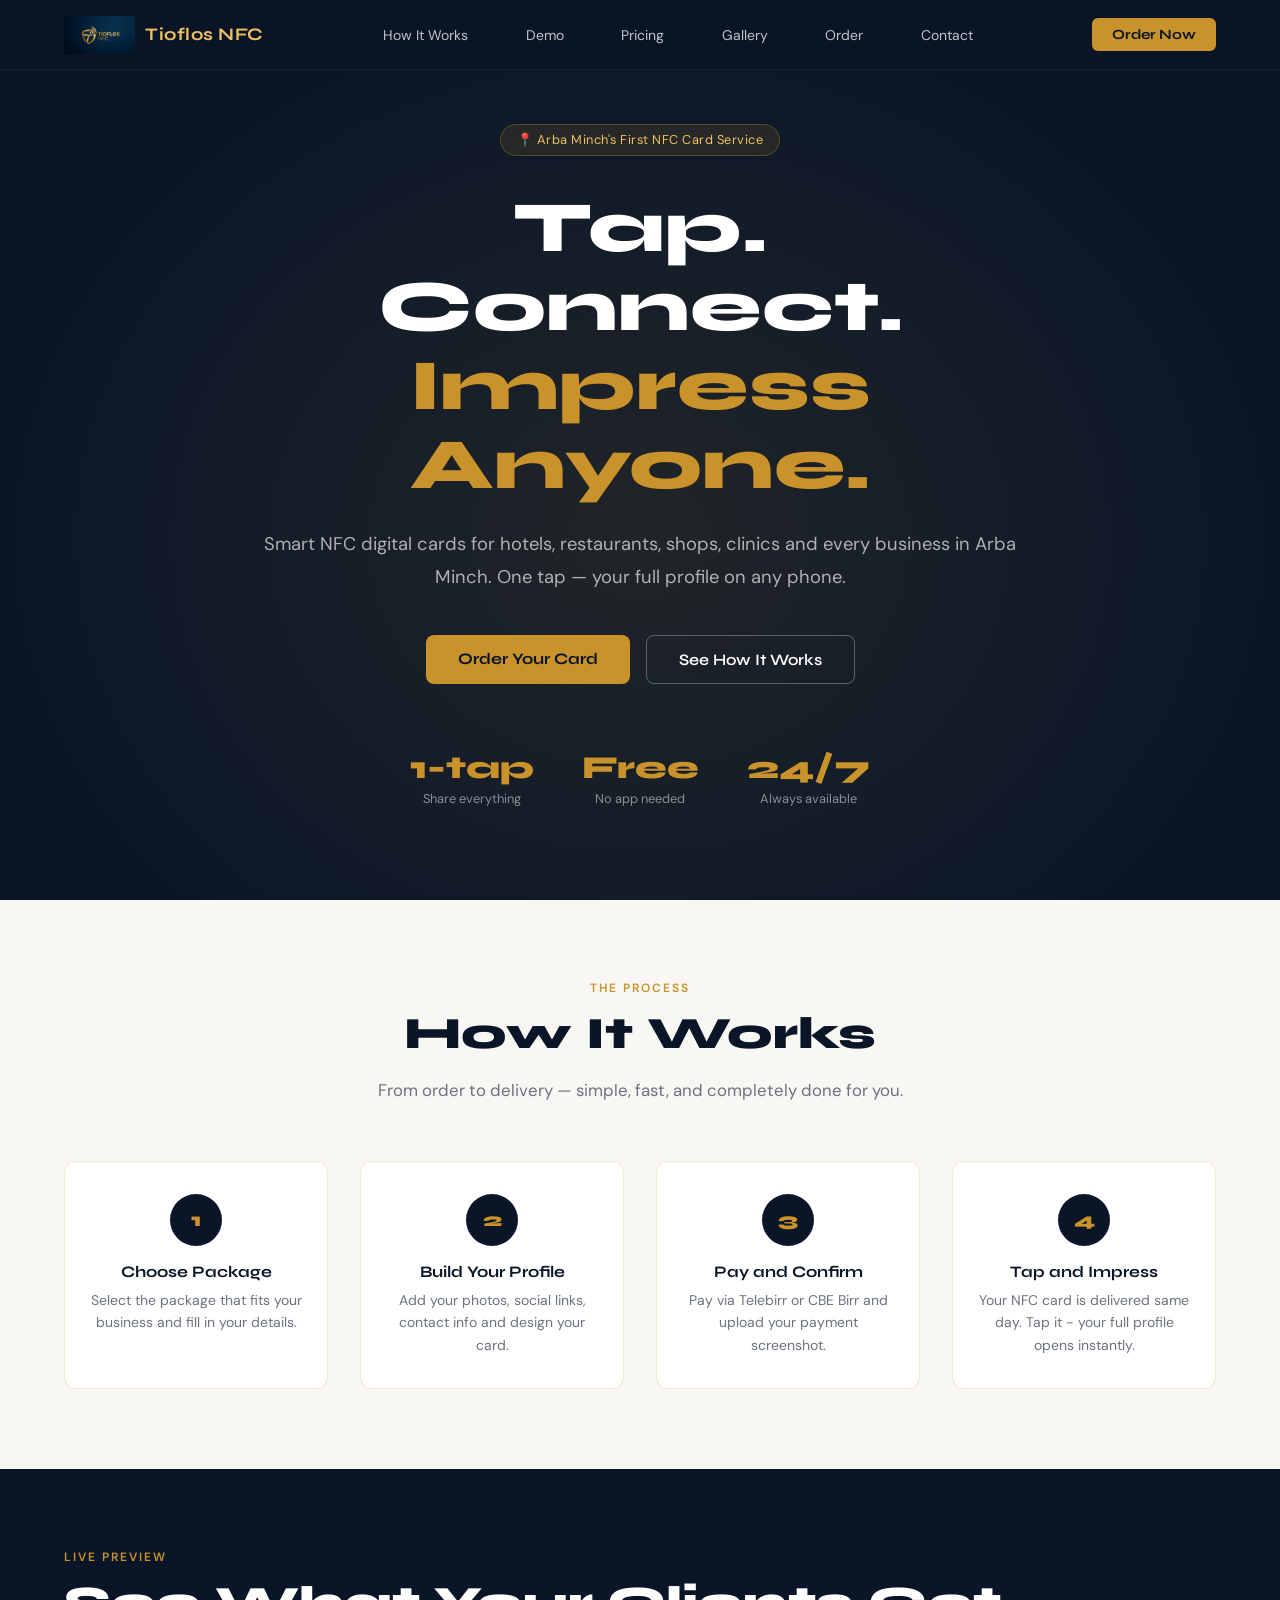
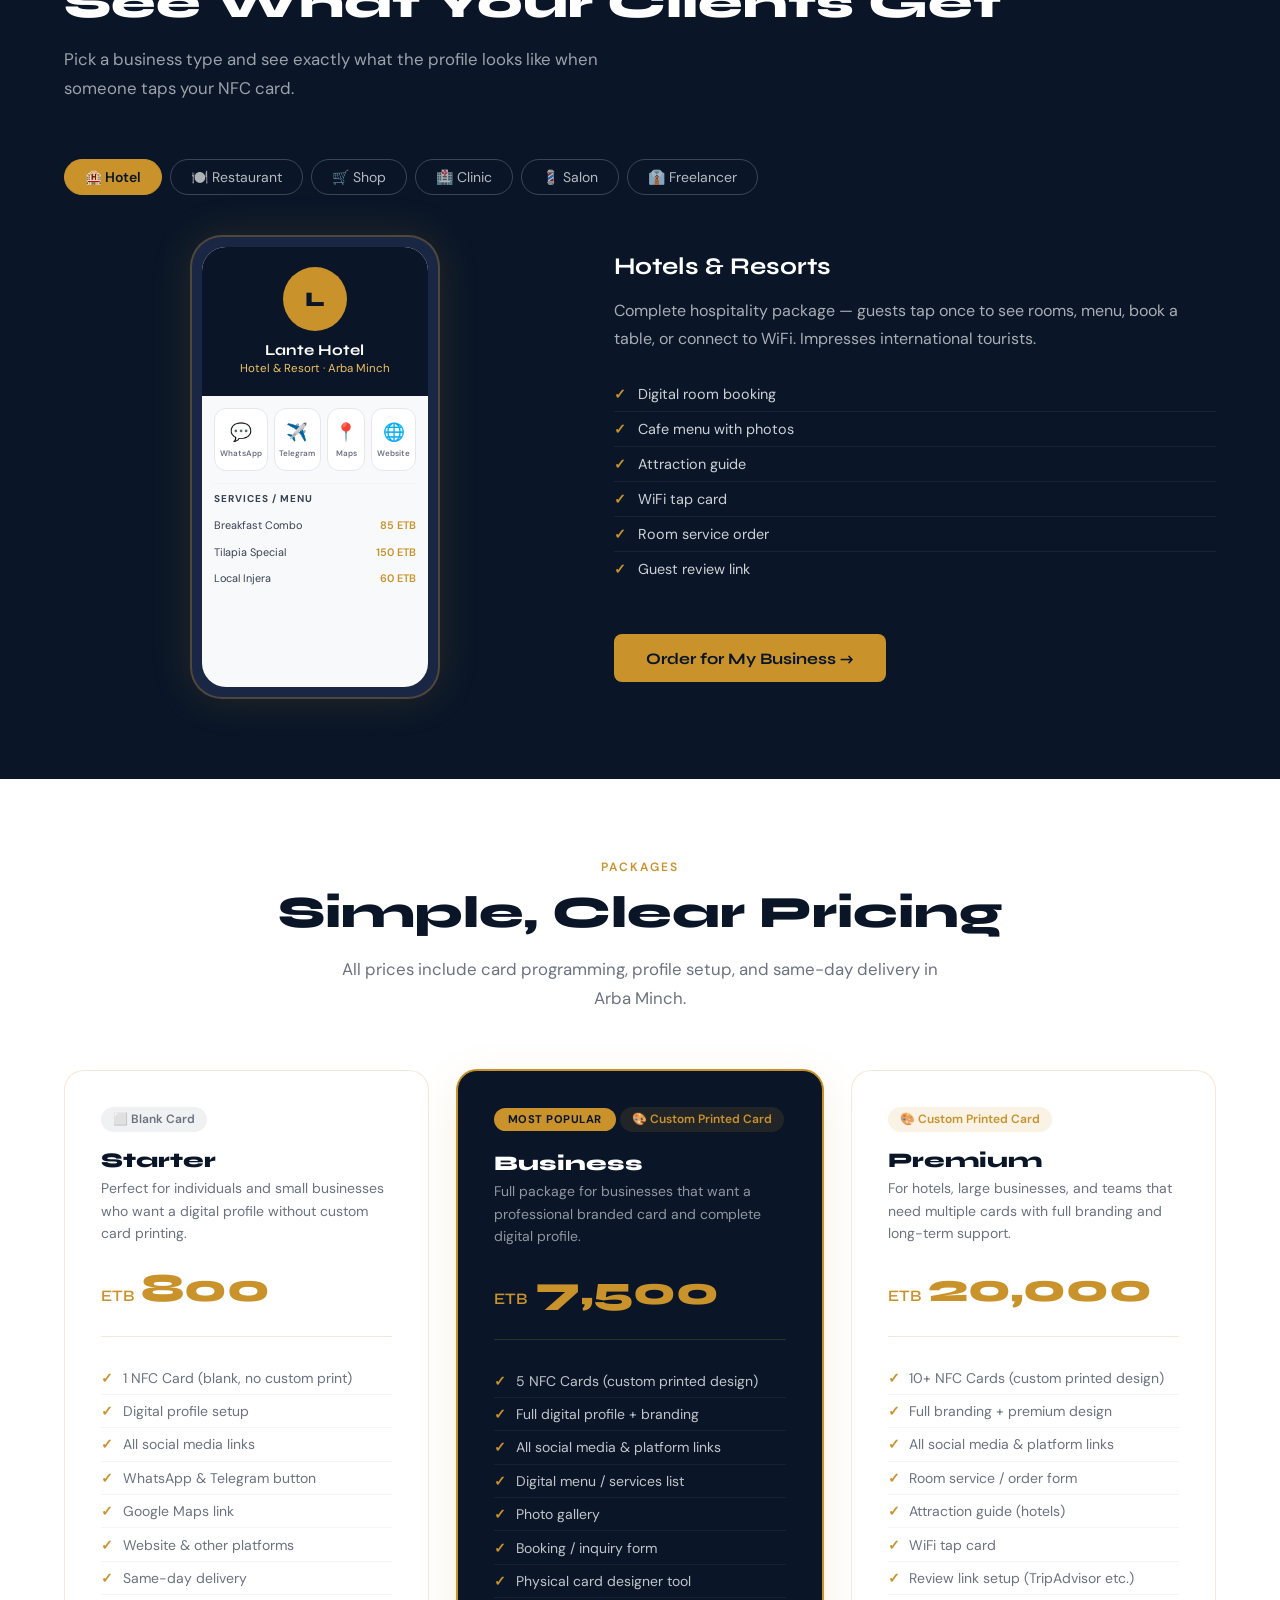
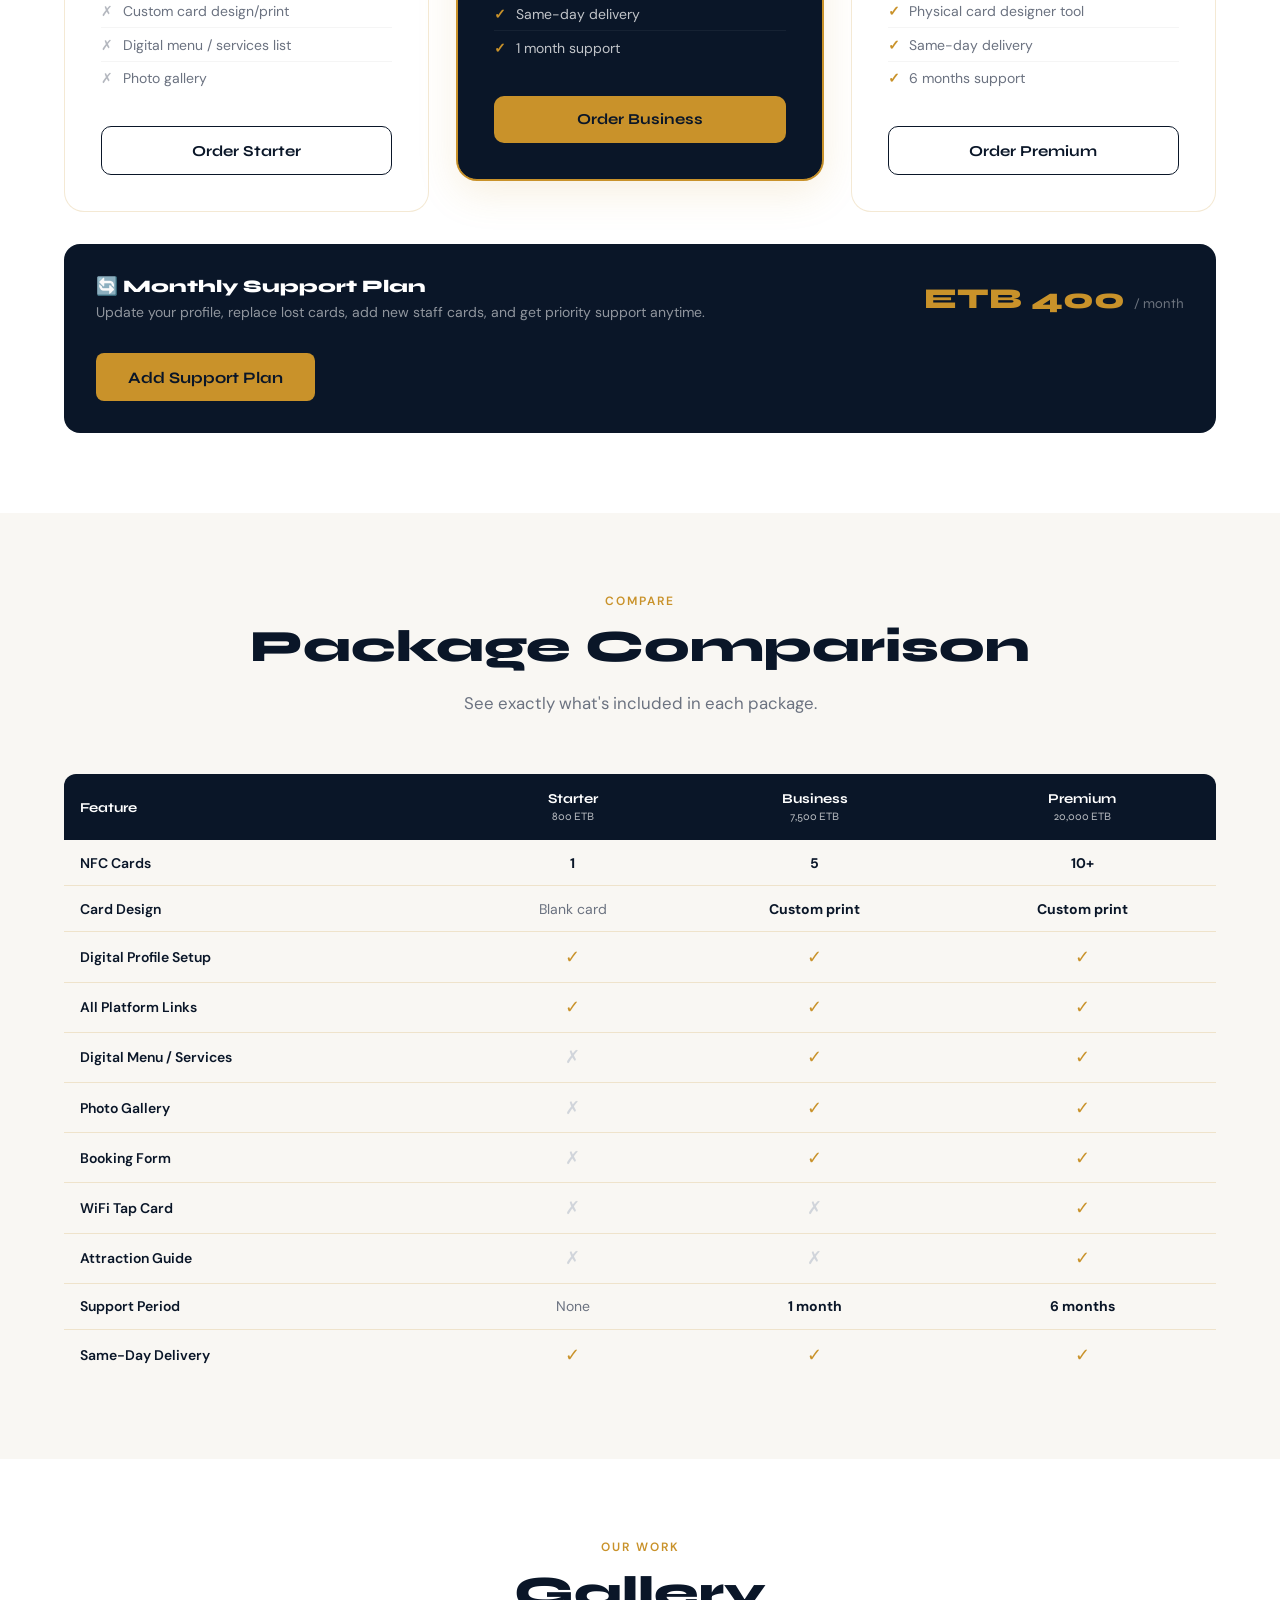
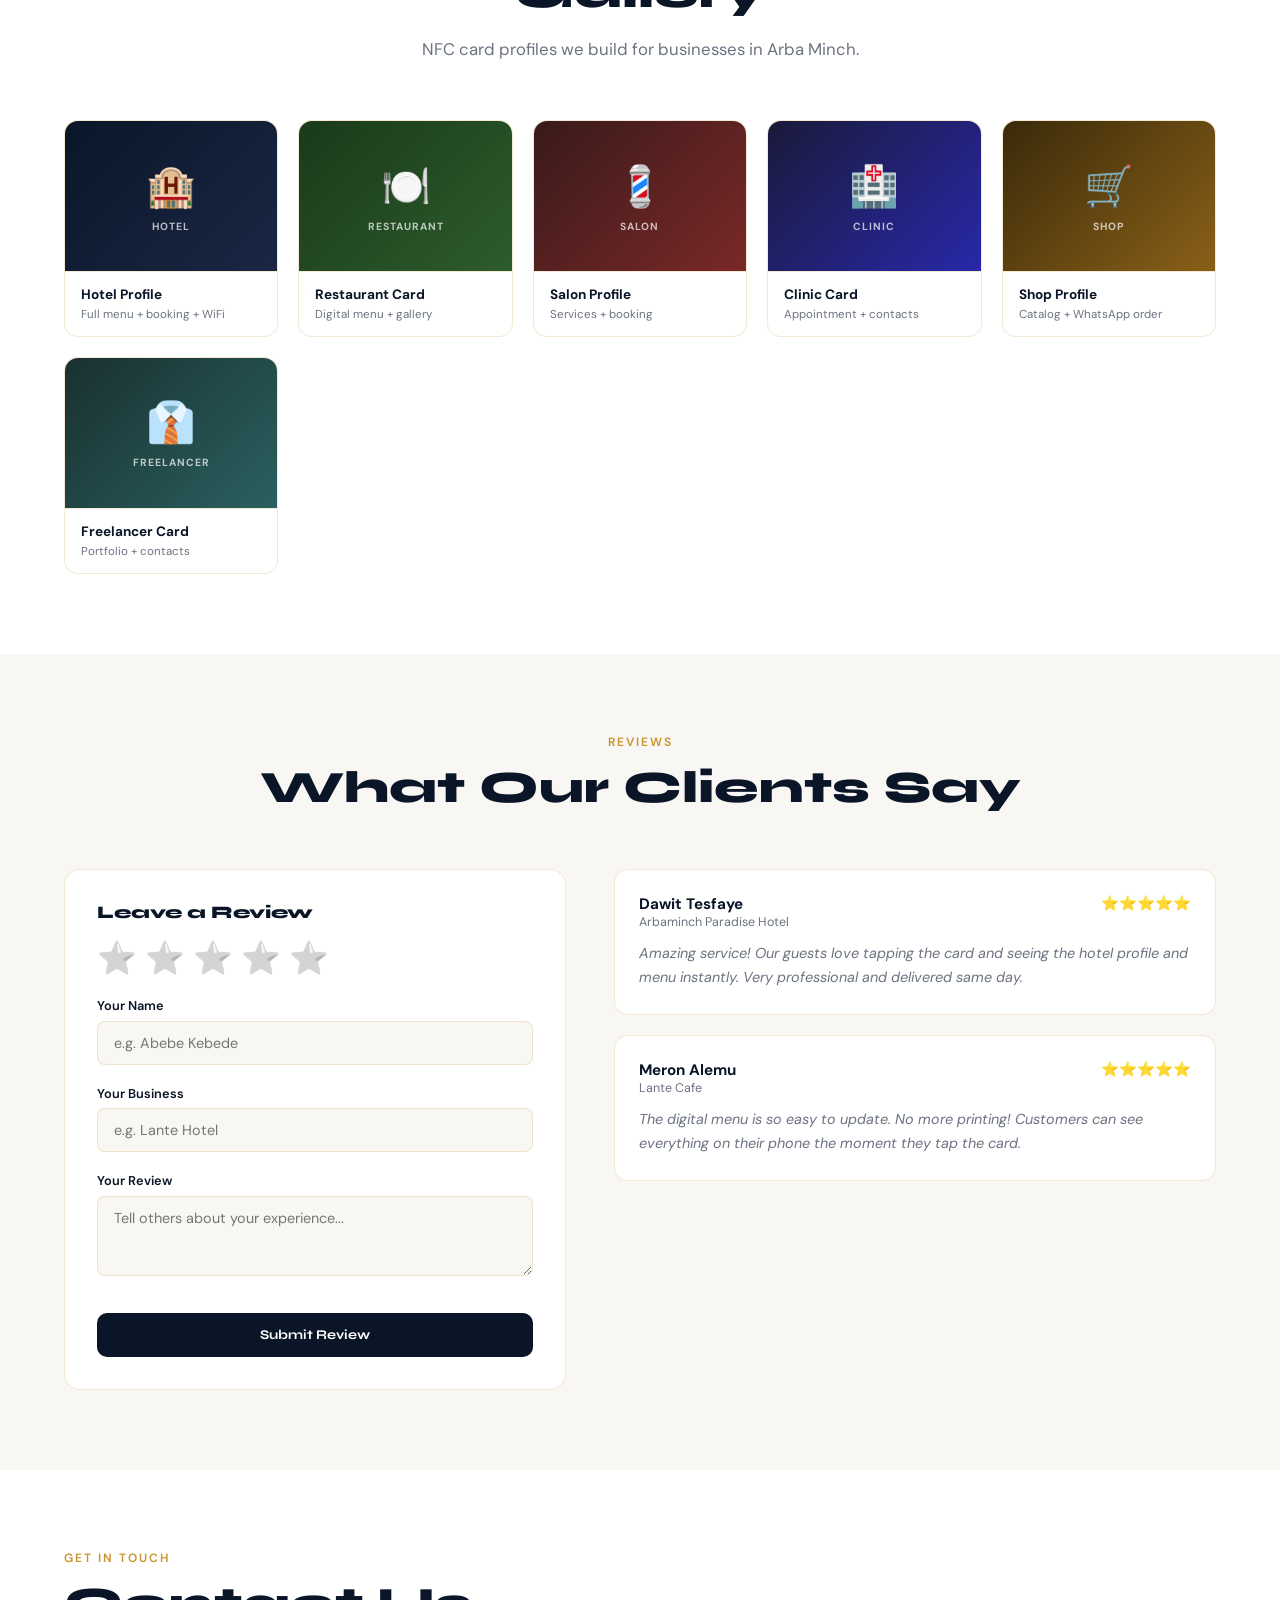
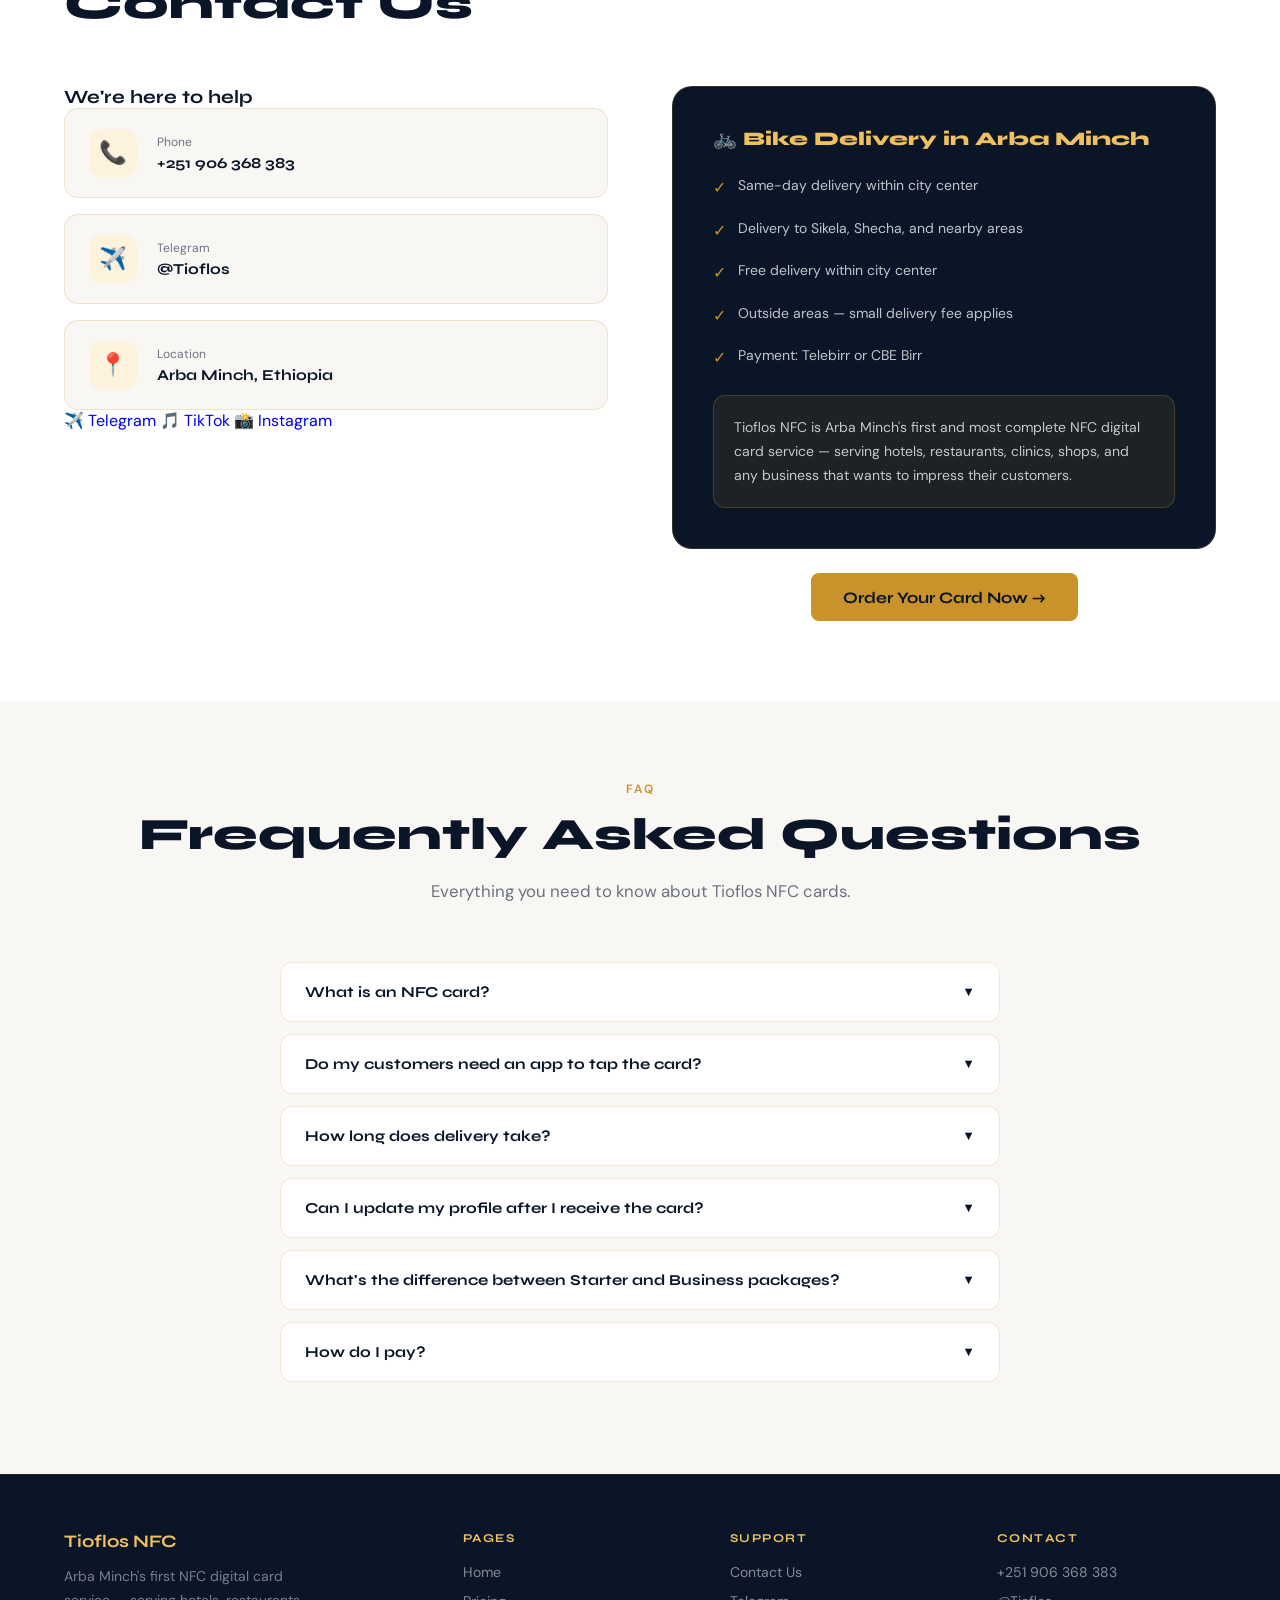
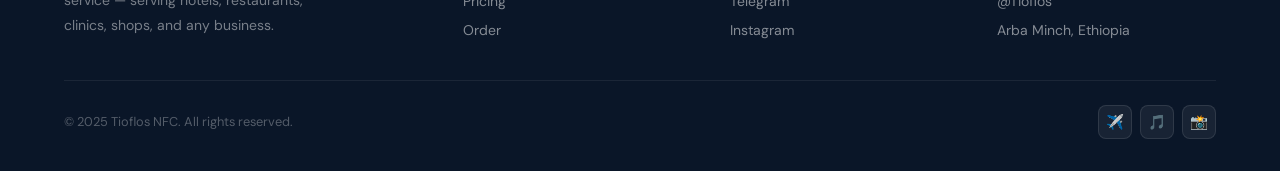
<file: index.html>
<!DOCTYPE html>
<html lang="en">
<head>
<meta charset="UTF-8">
<meta name="viewport" content="width=device-width, initial-scale=1.0">
<title>Tioflos NFC — Smart Digital Cards for Every Business</title>
<link href="https://fonts.googleapis.com/css2?family=Syne:wght@400;600;700;800&family=DM+Sans:wght@300;400;500&display=swap" rel="stylesheet">
<link rel="stylesheet" href="styles.css">
<style>
  :root {
    --navy: #0A1628;
    --gold: #C9922A;
    --gold-light: #F0C060;
    --gold-pale: #FDF3DC;
    --white: #FFFFFF;
    --off-white: #F9F7F3;
    --mid: #6B7280;
    --border: rgba(201,146,42,0.2);
  }
  * { margin: 0; padding: 0; box-sizing: border-box; }
  html { scroll-behavior: smooth; }
  body { font-family: 'DM Sans', sans-serif; background: var(--white); color: var(--navy); overflow-x: hidden; }
  h1,h2,h3,h4 { font-family: 'Syne', sans-serif; }

  /* NAV */
  nav {
    position: fixed; top: 0; left: 0; right: 0; z-index: 100;
    background: rgba(10,22,40,0.96); backdrop-filter: blur(12px);
    padding: 0 5%;
    display: flex; align-items: center; justify-content: space-between; height: 70px;
    border-bottom: 1px solid rgba(201,146,42,0.1);
  }
  .nav-logo { display: flex; align-items: center; gap: 10px; text-decoration: none; }
  .nav-logo img { height: 38px; }
  .nav-logo span { font-family: 'Syne', sans-serif; font-weight: 700; font-size: 1.1rem; color: var(--gold-light); letter-spacing: 0.5px; }
  .nav-links { display: flex; gap: 2rem; list-style: none; }
  .nav-links a { color: rgba(255,255,255,0.75); text-decoration: none; font-size: 0.875rem; transition: color 0.2s; }
  .nav-links a:hover { color: var(--gold-light); }
  .nav-cta { background: var(--gold); color: var(--navy); padding: 0.5rem 1.25rem; border-radius: 6px; font-family: 'Syne', sans-serif; font-weight: 700; font-size: 0.875rem; text-decoration: none; transition: background 0.2s; }
  .nav-cta:hover { background: var(--gold-light); }
  .nav-toggle { display: none; flex-direction: column; gap: 5px; cursor: pointer; background: none; border: none; padding: 4px; }
  .nav-toggle span { display: block; width: 22px; height: 2px; background: rgba(255,255,255,0.8); border-radius: 2px; transition: all 0.3s; }
  
  .mobile-menu {
    display: none; position: fixed; top: 70px; left: 0; right: 0;
    background: rgba(10,22,40,0.98); backdrop-filter: blur(12px);
    padding: 1.5rem 5%; z-index: 99; border-bottom: 1px solid rgba(201,146,42,0.15);
  }
  .mobile-menu.open { display: block; }
  .mobile-menu ul { list-style: none; display: flex; flex-direction: column; gap: 0.25rem; }
  .mobile-menu a { display: block; color: rgba(255,255,255,0.8); padding: 0.75rem 0; font-size: 1rem; border-bottom: 1px solid rgba(255,255,255,0.06); text-decoration: none; }
  .mobile-menu .mob-cta { display: block; text-align: center; margin-top: 1rem; background: var(--gold); color: var(--navy); padding: 0.75rem; border-radius: 8px; font-family: 'Syne', sans-serif; font-weight: 700; text-decoration: none; }

  /* HERO */
  .hero {
    min-height: 100vh; background: var(--navy);
    display: flex; align-items: center; justify-content: center;
    text-align: center; padding: 6rem 5% 4rem;
    position: relative; overflow: hidden;
  }
  .hero-bg {
    position: absolute; inset: 0;
    background: radial-gradient(ellipse at 50% 60%, rgba(201,146,42,0.12) 0%, transparent 70%);
  }
  .hero-content { position: relative; max-width: 780px; }
  .hero-badge {
    display: inline-flex; align-items: center; gap: 8px;
    background: rgba(201,146,42,0.12); border: 1px solid rgba(201,146,42,0.3);
    border-radius: 100px; padding: 0.4rem 1rem; margin-bottom: 2rem;
    font-size: 0.8rem; color: var(--gold-light); letter-spacing: 0.5px;
  }
  .hero h1 { font-size: clamp(2.5rem, 6vw, 4.5rem); font-weight: 800; color: var(--white); line-height: 1.1; margin-bottom: 1.5rem; }
  .hero h1 span { color: var(--gold); }
  .hero p { font-size: 1.15rem; color: rgba(255,255,255,0.65); line-height: 1.8; margin-bottom: 2.5rem; }
  .hero-btns { display: flex; gap: 1rem; justify-content: center; flex-wrap: wrap; }
  .btn-primary { background: var(--gold); color: var(--navy); padding: 0.9rem 2rem; border-radius: 8px; font-family: 'Syne', sans-serif; font-weight: 700; font-size: 1rem; text-decoration: none; transition: transform 0.2s, background 0.2s; display: inline-block; }
  .btn-primary:hover { background: var(--gold-light); transform: translateY(-2px); }
  .btn-secondary { background: transparent; color: var(--white); border: 1px solid rgba(255,255,255,0.3); padding: 0.9rem 2rem; border-radius: 8px; font-family: 'Syne', sans-serif; font-weight: 600; font-size: 1rem; text-decoration: none; transition: border-color 0.2s; display: inline-block; }
  .btn-secondary:hover { border-color: var(--gold-light); color: var(--gold-light); }
  .hero-stats { display: flex; gap: 3rem; justify-content: center; margin-top: 4rem; flex-wrap: wrap; }
  .hero-stat { text-align: center; }
  .hero-stat strong { display: block; font-family: 'Syne', sans-serif; font-size: 2rem; font-weight: 800; color: var(--gold); }
  .hero-stat span { font-size: 0.8rem; color: rgba(255,255,255,0.5); }

  /* SECTIONS */
  section { padding: 5rem 5%; }
  .section-label { font-size: 0.75rem; letter-spacing: 2px; text-transform: uppercase; color: var(--gold); font-weight: 600; margin-bottom: 0.75rem; }
  .section-title { font-size: clamp(1.8rem, 4vw, 2.8rem); font-weight: 800; color: var(--navy); margin-bottom: 1rem; }
  .section-sub { font-size: 1.05rem; color: var(--mid); max-width: 600px; line-height: 1.75; }
  .section-header { margin-bottom: 3.5rem; }
  .section-header.centered { text-align: center; }
  .section-header.centered .section-sub { margin: 0 auto; }

  /* HOW IT WORKS */
  .how { background: var(--off-white); }
  .steps { display: grid; grid-template-columns: repeat(auto-fit, minmax(200px, 1fr)); gap: 2rem; }
  .step { text-align: center; padding: 2rem 1.5rem; background: var(--white); border-radius: 12px; border: 1px solid var(--border); }
  .step-num { width: 52px; height: 52px; border-radius: 50%; background: var(--navy); color: var(--gold); font-family: 'Syne', sans-serif; font-weight: 800; font-size: 1.2rem; display: flex; align-items: center; justify-content: center; margin: 0 auto 1rem; }
  .step h3 { font-size: 1rem; font-weight: 700; margin-bottom: 0.5rem; }
  .step p { font-size: 0.875rem; color: var(--mid); line-height: 1.6; }

  /* DEMO SECTION */
  .demo { background: var(--navy); color: var(--white); }
  .demo .section-title { color: var(--white); }
  .demo .section-sub { color: rgba(255,255,255,0.6); }
  .demo-tabs { display: flex; flex-wrap: wrap; gap: 0.5rem; margin-bottom: 2.5rem; }
  .demo-tab { padding: 0.5rem 1.25rem; border-radius: 100px; border: 1px solid rgba(255,255,255,0.2); background: transparent; color: rgba(255,255,255,0.7); font-size: 0.875rem; cursor: pointer; transition: all 0.2s; font-family: 'DM Sans', sans-serif; }
  .demo-tab.active { background: var(--gold); border-color: var(--gold); color: var(--navy); font-weight: 600; }
  .demo-layout { display: grid; grid-template-columns: 1fr 1.2fr; gap: 3rem; align-items: center; }
  .demo-phone {
    width: 250px; margin: 0 auto;
    background: #1A2744; border-radius: 32px; padding: 10px;
    border: 2px solid rgba(201,146,42,0.3);
    box-shadow: 0 0 40px rgba(201,146,42,0.15);
  }
  .phone-screen { background: #F8F9FA; border-radius: 24px; overflow: hidden; min-height: 440px; color: var(--navy); }
  .phone-header { padding: 1.25rem; text-align: center; }
  .phone-logo-area { width: 64px; height: 64px; border-radius: 50%; background: var(--gold); margin: 0 auto 0.6rem; display: flex; align-items: center; justify-content: center; font-family: 'Syne', sans-serif; font-weight: 800; font-size: 1.3rem; color: var(--navy); }
  .phone-biz-name { color: var(--white); font-family: 'Syne', sans-serif; font-weight: 700; font-size: 0.95rem; }
  .phone-biz-type { color: var(--gold-light); font-size: 0.72rem; margin-top: 2px; }
  .phone-tagline { color: rgba(255,255,255,0.5); font-size: 0.68rem; margin-top: 4px; }
  .phone-actions { display: grid; grid-template-columns: repeat(4, 1fr); gap: 6px; padding: 0.75rem; }
  .p-action { display: flex; flex-direction: column; align-items: center; gap: 0.3rem; padding: 0.75rem 0.3rem; background: var(--white); border-radius: 12px; border: 1px solid #E5E7EB; }
  .p-action-icon { font-size: 1.1rem; display: block; }
  .p-action-label { font-size: 0.5rem; font-weight: 600; color: var(--mid); text-align: center; }
  .phone-section { padding: 0 0.75rem 0.75rem; }
  .phone-section-title { font-size: 0.62rem; font-weight: 700; color: #374151; text-transform: uppercase; letter-spacing: 1px; margin-bottom: 0.5rem; padding-top: 0.5rem; border-top: 1px solid #F3F4F6; }
  .phone-menu-item { display: flex; justify-content: space-between; align-items: center; padding: 0.35rem 0; font-size: 0.68rem; color: #374151; border-bottom: 1px solid #F9FAFB; }
  .phone-menu-price { font-weight: 600; color: var(--gold); }
  .demo-info h3 { font-size: 1.5rem; font-weight: 700; margin-bottom: 1rem; color: var(--white); }
  .demo-info p { color: rgba(255,255,255,0.65); line-height: 1.75; margin-bottom: 1.5rem; }
  .demo-features { list-style: none; margin-bottom: 1.5rem; }
  .demo-features li { display: flex; align-items: center; gap: 0.75rem; padding: 0.5rem 0; color: rgba(255,255,255,0.8); font-size: 0.9rem; border-bottom: 1px solid rgba(255,255,255,0.06); }
  .demo-features li:last-child { border-bottom: none; }
  .demo-features li::before { content: '✓'; color: var(--gold); font-weight: 700; flex-shrink: 0; }

  /* PRICING */
  .pricing-grid { display: grid; grid-template-columns: repeat(auto-fit, minmax(280px, 1fr)); gap: 1.75rem; align-items: start; }
  .pricing-card { border: 1.5px solid var(--border); border-radius: 20px; padding: 2.25rem; background: var(--white); transition: transform 0.2s, box-shadow 0.2s; position: relative; }
  .pricing-card:hover { transform: translateY(-5px); box-shadow: 0 12px 40px rgba(10,22,40,0.1); }
  .pricing-card.featured { background: var(--navy); border-color: var(--gold); box-shadow: 0 0 0 1px var(--gold), 0 12px 40px rgba(201,146,42,0.15); }
  .pricing-badge { background: var(--gold); color: var(--navy); font-size: 0.7rem; font-weight: 700; padding: 0.3rem 0.85rem; border-radius: 100px; display: inline-block; margin-bottom: 1.25rem; text-transform: uppercase; letter-spacing: 0.5px; }
  .pricing-name { font-family: 'Syne', sans-serif; font-size: 1.3rem; font-weight: 800; color: var(--navy); margin-bottom: 0.25rem; }
  .pricing-card.featured .pricing-name { color: var(--white); }
  .pricing-desc { font-size: 0.875rem; color: var(--mid); margin-bottom: 1.25rem; line-height: 1.6; }
  .pricing-card.featured .pricing-desc { color: rgba(255,255,255,0.55); }
  .pricing-price { font-family: 'Syne', sans-serif; font-size: 2.5rem; font-weight: 800; color: var(--gold); margin: 1rem 0; display: flex; align-items: baseline; gap: 0.4rem; }
  .pricing-price .currency { font-size: 1rem; font-weight: 600; }
  .pricing-price .period { font-size: 0.85rem; font-weight: 400; color: var(--mid); }
  .pricing-card.featured .pricing-price .period { color: rgba(255,255,255,0.4); }
  .pricing-divider { border: none; border-top: 1px solid var(--border); margin: 1.5rem 0; }
  .pricing-card.featured .pricing-divider { border-color: rgba(201,146,42,0.2); }
  .pricing-features { list-style: none; margin-bottom: 2rem; }
  .pricing-features li { display: flex; align-items: flex-start; gap: 0.6rem; padding: 0.45rem 0; font-size: 0.875rem; color: var(--mid); border-bottom: 1px solid rgba(0,0,0,0.04); }
  .pricing-features li:last-child { border-bottom: none; }
  .pricing-card.featured .pricing-features li { color: rgba(255,255,255,0.75); border-color: rgba(255,255,255,0.05); }
  .pricing-features li .check { color: var(--gold); font-weight: 700; flex-shrink: 0; }
  .pricing-features li .cross { color: var(--mid); flex-shrink: 0; opacity: 0.5; }
  .pricing-btn { display: block; text-align: center; padding: 0.9rem; border-radius: 10px; font-family: 'Syne', sans-serif; font-weight: 700; font-size: 0.95rem; transition: all 0.2s; text-decoration: none; }
  .pricing-btn-outline { border: 1.5px solid var(--navy); color: var(--navy); }
  .pricing-btn-outline:hover { background: var(--navy); color: var(--white); }
  .pricing-btn-gold { background: var(--gold); color: var(--navy); }
  .pricing-btn-gold:hover { background: var(--gold-light); }

  .card-type-tag { display: inline-flex; align-items: center; gap: 0.4rem; font-size: 0.75rem; font-weight: 600; padding: 0.3rem 0.75rem; border-radius: 100px; margin-bottom: 1rem; }
  .tag-blank { background: rgba(107,114,128,0.1); color: var(--mid); }
  .tag-custom { background: rgba(201,146,42,0.12); color: var(--gold); }

  .support-box { background: var(--navy); border-radius: 16px; padding: 2rem; display: flex; align-items: center; justify-content: space-between; gap: 2rem; flex-wrap: wrap; margin-top: 2rem; }
  .support-box h3 { font-size: 1.1rem; font-weight: 800; color: var(--white); margin-bottom: 0.4rem; }
  .support-box p { font-size: 0.875rem; color: rgba(255,255,255,0.55); }
  .support-price { font-family: 'Syne', sans-serif; font-size: 1.8rem; font-weight: 800; color: var(--gold); white-space: nowrap; }
  .support-price span { font-size: 0.85rem; font-weight: 400; color: rgba(255,255,255,0.4); }

  .compare-section { background: var(--off-white); }
  .compare-table { width: 100%; border-collapse: collapse; font-size: 0.875rem; }
  .compare-table th { font-family: 'Syne', sans-serif; font-weight: 700; font-size: 0.85rem; padding: 1rem; text-align: center; background: var(--navy); color: var(--white); }
  .compare-table th:first-child { text-align: left; border-radius: 12px 0 0 0; }
  .compare-table th:last-child { border-radius: 0 12px 0 0; }
  .compare-table td { padding: 0.85rem 1rem; border-bottom: 1px solid var(--border); text-align: center; color: var(--mid); }
  .compare-table td:first-child { text-align: left; font-weight: 600; color: var(--navy); }
  .compare-table tr:last-child td { border-bottom: none; }
  .compare-table tr:hover td { background: rgba(201,146,42,0.03); }
  .compare-table .yes { color: var(--gold); font-size: 1.1rem; }
  .compare-table .no { color: #D1D5DB; font-size: 1.1rem; }
  .compare-table .val { font-weight: 700; color: var(--navy); }

  /* GALLERY */
  .gallery { background: var(--white); }
  .gallery-grid { display: grid; grid-template-columns: repeat(auto-fill, minmax(200px, 1fr)); gap: 1.25rem; }
  .gallery-card { background: var(--white); border-radius: 14px; overflow: hidden; border: 1px solid var(--border); transition: transform .2s,box-shadow .2s; }
  .gallery-card:hover { transform: translateY(-4px); box-shadow: 0 8px 28px rgba(10,22,40,0.1); }
  .gallery-img { height: 150px; display: flex; align-items: center; justify-content: center; flex-direction: column; gap: .5rem; font-size: 2.5rem; }
  .gallery-img small { font-size: .65rem; font-weight: 700; letter-spacing: 1px; text-transform: uppercase; color: rgba(255,255,255,.7); }
  .gallery-caption { padding: .9rem 1rem; font-size: .85rem; font-weight: 700; color: var(--navy); border-top: 1px solid var(--border); }
  .gallery-type { font-size: .72rem; color: var(--mid); font-weight: 400; margin-top: .2rem; }

  /* RATINGS & REVIEWS */
  .ratings { background: var(--off-white); }
  .rating-grid { display: grid; grid-template-columns: 1fr 1.2fr; gap: 3rem; align-items: start; }
  .rating-form-box { background: var(--white); border-radius: 16px; padding: 2rem; border: 1px solid var(--border); }
  .stars-select { display: flex; gap: 0.5rem; margin-bottom: 1.25rem; }
  .star-btn { font-size: 2rem; cursor: pointer; filter: grayscale(1); transition: filter 0.2s; background: none; border: none; outline: none; }
  .star-btn.active { filter: grayscale(0); }
  .review-input-group { margin-bottom: 1.25rem; }
  .review-input-group label { font-size: 0.8rem; font-weight: 600; color: var(--navy); display: block; margin-bottom: 0.4rem; }
  .review-input-group input, .review-input-group textarea { width: 100%; padding: 0.75rem 1rem; border: 1px solid var(--border); border-radius: 8px; font-family: 'DM Sans', sans-serif; font-size: 0.9rem; background: var(--off-white); outline: none; }
  .review-submit { width: 100%; padding: 0.9rem; background: var(--navy); color: var(--white); border: none; border-radius: 10px; font-family: 'Syne', sans-serif; font-weight: 700; cursor: pointer; margin-top: 0.75rem; transition: background 0.2s; }
  .review-submit:hover { background: rgba(10,22,40,0.9); }
  .reviews-list { display: flex; flex-direction: column; gap: 1.25rem; }
  .review-card { background: var(--white); border-radius: 14px; padding: 1.5rem; border: 1px solid var(--border); }
  .review-header { display: flex; justify-content: space-between; align-items: flex-start; margin-bottom: 0.75rem; }
  .reviewer-name { font-weight: 700; font-size: 0.95rem; color: var(--navy); }
  .reviewer-biz { font-size: 0.78rem; color: var(--mid); }
  .review-stars { color: var(--gold); font-size: 0.9rem; }
  .review-text { font-size: 0.9rem; color: var(--mid); line-height: 1.65; font-style: italic; }

  /* CONTACT */
  .contact { background: var(--white); }
  .contact-grid { display: grid; grid-template-columns: 1fr 1fr; gap: 4rem; align-items: start; }
  .contact-cards { display: flex; flex-direction: column; gap: 1rem; }
  .contact-card { display: flex; align-items: center; gap: 1.25rem; background: var(--off-white); border-radius: 14px; padding: 1.25rem 1.5rem; border: 1px solid var(--border); transition: transform 0.2s, box-shadow 0.2s; text-decoration: none; }
  .contact-card:hover { transform: translateY(-2px); box-shadow: 0 6px 24px rgba(10,22,40,0.08); }
  .contact-card-icon { width: 48px; height: 48px; border-radius: 12px; background: var(--gold-pale); display: flex; align-items: center; justify-content: center; font-size: 1.4rem; flex-shrink: 0; }
  .contact-card-label { font-size: 0.75rem; color: var(--mid); margin-bottom: 0.2rem; }
  .contact-card-value { font-family: 'Syne', sans-serif; font-weight: 700; font-size: 0.95rem; color: var(--navy); }

  .social-grid { display: grid; grid-template-columns: 1fr 1fr 1fr; gap: 0.75rem; margin-top: 1.5rem; }
  .social-card { display: flex; flex-direction: column; align-items: center; gap: 0.4rem; padding: 1rem 0.75rem; border-radius: 12px; text-decoration: none; border: 1.5px solid; transition: transform 0.2s, box-shadow 0.2s; text-align: center; }
  .social-card:hover { transform: translateY(-3px); box-shadow: 0 6px 20px rgba(0,0,0,0.1); }
  .social-card .s-icon { font-size: 1.5rem; }
  .social-card .s-name { font-size: 0.75rem; font-weight: 700; }
  .social-card .s-handle { font-size: 0.65rem; opacity: 0.7; }
  .sc-telegram { background: rgba(42,171,238,0.08); color: #2AABEE; border-color: rgba(42,171,238,0.3); }
  .sc-tiktok { background: rgba(0,0,0,0.05); color: #111; border-color: rgba(0,0,0,0.15); }
  .sc-instagram { background: rgba(225,48,108,0.08); color: #E1306C; border-color: rgba(225,48,108,0.3); }

  .delivery-box { background: var(--navy); border-radius: 20px; padding: 2.5rem; border: 1px solid rgba(201,146,42,0.2); color: var(--white); }
  .delivery-box h3 { font-size: 1.2rem; font-weight: 800; color: var(--gold-light); margin-bottom: 1.5rem; display: flex; align-items: center; gap: 0.5rem; }
  .delivery-item { display: flex; align-items: flex-start; gap: 0.75rem; margin-bottom: 1rem; font-size: 0.875rem; color: rgba(255,255,255,0.75); line-height: 1.6; }
  .delivery-item .d-check { color: var(--gold); font-size: 1rem; flex-shrink: 0; margin-top: 1px; }
  .delivery-highlight { margin-top: 1.5rem; padding: 1.25rem; background: rgba(201,146,42,0.1); border-radius: 12px; border: 1px solid rgba(201,146,42,0.25); font-size: 0.875rem; color: rgba(255,255,255,0.75); line-height: 1.7; }

  /* FAQ */
  .faq-section { background: var(--off-white); }
  .faq-list { max-width: 720px; margin: 0 auto; }
  .faq-item { background: var(--white); border-radius: 12px; border: 1px solid var(--border); margin-bottom: 0.75rem; overflow: hidden; }
  .faq-question { width: 100%; text-align: left; padding: 1.25rem 1.5rem; background: none; border: none; cursor: pointer; font-family: 'Syne', sans-serif; font-weight: 700; font-size: 0.95rem; color: var(--navy); display: flex; justify-content: space-between; align-items: center; gap: 1rem; transition: color 0.2s; }
  .faq-question:hover { color: var(--gold); }
  .faq-question .faq-arrow { font-size: 0.8rem; transition: transform 0.3s; flex-shrink: 0; }
  .faq-item.open .faq-arrow { transform: rotate(180deg); }
  .faq-answer { display: none; padding: 0 1.5rem 1.25rem; font-size: 0.9rem; color: var(--mid); line-height: 1.75; }
  .faq-item.open .faq-answer { display: block; }

  /* FOOTER */
  footer { background: var(--navy); padding: 3.5rem 5% 2rem; border-top: 1px solid rgba(201,146,42,0.12); color: rgba(255,255,255,0.5); }
  .footer-inner { display: grid; grid-template-columns: 1.6fr 1fr 1fr 1fr; gap: 3rem; margin-bottom: 2.5rem; }
  .footer-brand p { font-size: 0.875rem; color: rgba(255,255,255,0.45); line-height: 1.75; max-width: 240px; margin-top: 0.75rem; }
  .footer-brand .brand-name { font-family: 'Syne', sans-serif; font-weight: 700; font-size: 1.1rem; color: var(--gold-light); }
  .footer-col h4 { font-family: 'Syne', sans-serif; font-size: 0.75rem; font-weight: 700; color: var(--gold-light); text-transform: uppercase; letter-spacing: 1.5px; margin-bottom: 1rem; }
  .footer-col ul { list-style: none; display: flex; flex-direction: column; gap: 0.5rem; }
  .footer-col a { color: rgba(255,255,255,0.5); font-size: 0.875rem; transition: color 0.2s; text-decoration: none; }
  .footer-col a:hover { color: var(--gold-light); }
  .footer-bottom { border-top: 1px solid rgba(255,255,255,0.07); padding-top: 1.5rem; display: flex; justify-content: space-between; align-items: center; flex-wrap: wrap; gap: 0.75rem; }
  .footer-bottom p { font-size: 0.8rem; color: rgba(255,255,255,0.3); }
  .footer-social { display: flex; gap: 0.5rem; }
  .footer-social a { width: 34px; height: 34px; border-radius: 8px; background: rgba(255,255,255,0.06); border: 1px solid rgba(255,255,255,0.1); display: flex; align-items: center; justify-content: center; font-size: 0.9rem; transition: background 0.2s; text-decoration: none; }
  .footer-social a:hover { background: rgba(201,146,42,0.2); }

  @media(max-width:768px) {
    .nav-links, .nav-cta { display: none; }
    .nav-toggle { display: flex; }
    .demo-layout, .contact-grid, .rating-grid { grid-template-columns: 1fr; }
    .footer-inner { grid-template-columns: 1fr; gap: 2rem; }
    .footer-bottom { flex-direction: column; text-align: center; }
  }
</style>
</head>
<body>

<!-- NAV -->
<nav>
  <a class="nav-logo" href="index.html">
    <img src="logo.png" alt="Tioflos NFC" onerror="this.style.display='none'">
    <span>Tioflos NFC</span>
  </a>
  <ul class="nav-links">
    <li><a href="#how">How It Works</a></li>
    <li><a href="#demo">Demo</a></li>
    <li><a href="#pricing">Pricing</a></li>
    <li><a href="#gallery">Gallery</a></li>
    <li><a href="order.html">Order</a></li>
    <li><a href="#contact">Contact</a></li>
  </ul>
  <a class="nav-cta" href="order.html">Order Now</a>
  <button class="nav-toggle" onclick="toggleMenu()" aria-label="Menu">
    <span></span><span></span><span></span>
  </button>
</nav>

<!-- MOBILE MENU -->
<div class="mobile-menu" id="mobile-menu">
  <ul>
    <li><a href="#how" onclick="toggleMenu()">How It Works</a></li>
    <li><a href="#demo" onclick="toggleMenu()">Demo</a></li>
    <li><a href="#pricing" onclick="toggleMenu()">Pricing</a></li>
    <li><a href="#gallery" onclick="toggleMenu()">Gallery</a></li>
    <li><a href="order.html">Order</a></li>
    <li><a href="#contact" onclick="toggleMenu()">Contact</a></li>
  </ul>
  <a class="mob-cta" href="order.html">Order Now</a>
</div>

<!-- HERO -->
<section class="hero" id="home">
  <div class="hero-bg"></div>
  <div class="hero-content">
    <div class="hero-badge">📍 Arba Minch's First NFC Card Service</div>
    <h1>Tap. Connect.<br><span>Impress Anyone.</span></h1>
    <p>Smart NFC digital cards for hotels, restaurants, shops, clinics and every business in Arba Minch. One tap — your full profile on any phone.</p>
    <div class="hero-btns">
      <a href="order.html" class="btn-primary">Order Your Card</a>
      <a href="#demo" class="btn-secondary">See How It Works</a>
    </div>
    <div class="hero-stats">
      <div class="hero-stat"><strong>1-tap</strong><span>Share everything</span></div>
      <div class="hero-stat"><strong>Free</strong><span>No app needed</span></div>
      <div class="hero-stat"><strong>24/7</strong><span>Always available</span></div>
    </div>
  </div>
</section>

<!-- HOW IT WORKS -->
<section class="how" id="how">
  <div class="section-header centered">
    <span class="section-label">The Process</span>
    <h2 class="section-title">How It Works</h2>
    <p class="section-sub">From order to delivery — simple, fast, and completely done for you.</p>
  </div>
  <div class="steps">
    <div class="step">
      <div class="step-num">1</div>
      <h3>Choose Package</h3>
      <p>Select the package that fits your business and fill in your details.</p>
    </div>
    <div class="step">
      <div class="step-num">2</div>
      <h3>Build Your Profile</h3>
      <p>Add your photos, social links, contact info and design your card.</p>
    </div>
    <div class="step">
      <div class="step-num">3</div>
      <h3>Pay and Confirm</h3>
      <p>Pay via Telebirr or CBE Birr and upload your payment screenshot.</p>
    </div>
    <div class="step">
      <div class="step-num">4</div>
      <h3>Tap and Impress</h3>
      <p>Your NFC card is delivered same day. Tap it - your full profile opens instantly.</p>
    </div>
  </div>
</section>

<!-- DEMO -->
<section class="demo" id="demo">
  <div class="section-header">
    <span class="section-label">Live Preview</span>
    <h2 class="section-title">See What Your Clients Get</h2>
    <p class="section-sub">Pick a business type and see exactly what the profile looks like when someone taps your NFC card.</p>
  </div>
  <div class="demo-tabs">
    <button class="demo-tab active" onclick="setDemo('hotel',this)">🏨 Hotel</button>
    <button class="demo-tab" onclick="setDemo('restaurant',this)">🍽️ Restaurant</button>
    <button class="demo-tab" onclick="setDemo('shop',this)">🛒 Shop</button>
    <button class="demo-tab" onclick="setDemo('clinic',this)">🏥 Clinic</button>
    <button class="demo-tab" onclick="setDemo('salon',this)">💈 Salon</button>
    <button class="demo-tab" onclick="setDemo('freelancer',this)">👔 Freelancer</button>
  </div>
  <div class="demo-layout">
    <div>
      <div class="demo-phone">
        <div class="phone-screen" id="phone-screen">
          <!-- Filled by JS -->
        </div>
      </div>
    </div>
    <div class="demo-info" id="demo-info">
      <!-- Filled by JS -->
    </div>
  </div>
</section>

<!-- PRICING -->
<section id="pricing">
  <div class="section-header centered">
    <span class="section-label">Packages</span>
    <h2 class="section-title">Simple, Clear Pricing</h2>
    <p class="section-sub">All prices include card programming, profile setup, and same-day delivery in Arba Minch.</p>
  </div>
  <div class="pricing-grid">
    <!-- STARTER -->
    <div class="pricing-card">
      <div class="card-type-tag tag-blank">⬜ Blank Card</div>
      <div class="pricing-name">Starter</div>
      <div class="pricing-desc">Perfect for individuals and small businesses who want a digital profile without custom card printing.</div>
      <div class="pricing-price">
        <span class="currency">ETB</span> 800
      </div>
      <hr class="pricing-divider">
      <ul class="pricing-features">
        <li><span class="check">✓</span> 1 NFC Card (blank, no custom print)</li>
        <li><span class="check">✓</span> Digital profile setup</li>
        <li><span class="check">✓</span> All social media links</li>
        <li><span class="check">✓</span> WhatsApp &amp; Telegram button</li>
        <li><span class="check">✓</span> Google Maps link</li>
        <li><span class="check">✓</span> Website &amp; other platforms</li>
        <li><span class="check">✓</span> Same-day delivery</li>
        <li><span class="cross">✗</span> Custom card design/print</li>
        <li><span class="cross">✗</span> Digital menu / services list</li>
        <li><span class="cross">✗</span> Photo gallery</li>
      </ul>
      <a href="order.html?pkg=starter" class="pricing-btn pricing-btn-outline">Order Starter</a>
    </div>

    <!-- BUSINESS -->
    <div class="pricing-card featured">
      <div class="pricing-badge">Most Popular</div>
      <div class="card-type-tag tag-custom">🎨 Custom Printed Card</div>
      <div class="pricing-name">Business</div>
      <div class="pricing-desc">Full package for businesses that want a professional branded card and complete digital profile.</div>
      <div class="pricing-price">
        <span class="currency">ETB</span> 7,500
      </div>
      <hr class="pricing-divider">
      <ul class="pricing-features">
        <li><span class="check">✓</span> 5 NFC Cards (custom printed design)</li>
        <li><span class="check">✓</span> Full digital profile + branding</li>
        <li><span class="check">✓</span> All social media &amp; platform links</li>
        <li><span class="check">✓</span> Digital menu / services list</li>
        <li><span class="check">✓</span> Photo gallery</li>
        <li><span class="check">✓</span> Booking / inquiry form</li>
        <li><span class="check">✓</span> Physical card designer tool</li>
        <li><span class="check">✓</span> Same-day delivery</li>
        <li><span class="check">✓</span> 1 month support</li>
      </ul>
      <a href="order.html?pkg=business" class="pricing-btn pricing-btn-gold">Order Business</a>
    </div>

    <!-- PREMIUM -->
    <div class="pricing-card">
      <div class="card-type-tag tag-custom">🎨 Custom Printed Card</div>
      <div class="pricing-name">Premium</div>
      <div class="pricing-desc">For hotels, large businesses, and teams that need multiple cards with full branding and long-term support.</div>
      <div class="pricing-price">
        <span class="currency">ETB</span> 20,000
      </div>
      <hr class="pricing-divider">
      <ul class="pricing-features">
        <li><span class="check">✓</span> 10+ NFC Cards (custom printed design)</li>
        <li><span class="check">✓</span> Full branding + premium design</li>
        <li><span class="check">✓</span> All social media &amp; platform links</li>
        <li><span class="check">✓</span> Room service / order form</li>
        <li><span class="check">✓</span> Attraction guide (hotels)</li>
        <li><span class="check">✓</span> WiFi tap card</li>
        <li><span class="check">✓</span> Review link setup (TripAdvisor etc.)</li>
        <li><span class="check">✓</span> Physical card designer tool</li>
        <li><span class="check">✓</span> Same-day delivery</li>
        <li><span class="check">✓</span> 6 months support</li>
      </ul>
      <a href="order.html?pkg=premium" class="pricing-btn pricing-btn-outline">Order Premium</a>
    </div>
  </div>

  <!-- Monthly support -->
  <div class="support-box">
    <div>
      <h3>🔄 Monthly Support Plan</h3>
      <p>Update your profile, replace lost cards, add new staff cards, and get priority support anytime.</p>
    </div>
    <div class="support-price">ETB 400 <span>/ month</span></div>
    <a href="order.html" class="btn-primary">Add Support Plan</a>
  </div>
</section>

<!-- COMPARISON TABLE -->
<section class="compare-section">
  <div class="section-header centered">
    <span class="section-label">Compare</span>
    <h2 class="section-title">Package Comparison</h2>
    <p class="section-sub">See exactly what's included in each package.</p>
  </div>
  <div style="overflow-x:auto;">
    <table class="compare-table">
      <thead>
        <tr>
          <th>Feature</th>
          <th>Starter<br><small style="font-weight:400;opacity:0.7">800 ETB</small></th>
          <th>Business<br><small style="font-weight:400;opacity:0.7">7,500 ETB</small></th>
          <th>Premium<br><small style="font-weight:400;opacity:0.7">20,000 ETB</small></th>
        </tr>
      </thead>
      <tbody>
        <tr><td>NFC Cards</td><td class="val">1</td><td class="val">5</td><td class="val">10+</td></tr>
        <tr><td>Card Design</td><td>Blank card</td><td class="val">Custom print</td><td class="val">Custom print</td></tr>
        <tr><td>Digital Profile Setup</td><td class="yes">✓</td><td class="yes">✓</td><td class="yes">✓</td></tr>
        <tr><td>All Platform Links</td><td class="yes">✓</td><td class="yes">✓</td><td class="yes">✓</td></tr>
        <tr><td>Digital Menu / Services</td><td class="no">✗</td><td class="yes">✓</td><td class="yes">✓</td></tr>
        <tr><td>Photo Gallery</td><td class="no">✗</td><td class="yes">✓</td><td class="yes">✓</td></tr>
        <tr><td>Booking Form</td><td class="no">✗</td><td class="yes">✓</td><td class="yes">✓</td></tr>
        <tr><td>WiFi Tap Card</td><td class="no">✗</td><td class="no">✗</td><td class="yes">✓</td></tr>
        <tr><td>Attraction Guide</td><td class="no">✗</td><td class="no">✗</td><td class="yes">✓</td></tr>
        <tr><td>Support Period</td><td>None</td><td class="val">1 month</td><td class="val">6 months</td></tr>
        <tr><td>Same-Day Delivery</td><td class="yes">✓</td><td class="yes">✓</td><td class="yes">✓</td></tr>
      </tbody>
    </table>
  </div>
</section>

<!-- GALLERY -->
<section class="gallery" id="gallery">
  <div class="section-header centered">
    <span class="section-label">Our Work</span>
    <h2 class="section-title">Gallery</h2>
    <p class="section-sub">NFC card profiles we build for businesses in Arba Minch.</p>
  </div>
  <div class="gallery-grid">
    <div class="gallery-card">
      <div class="gallery-img" style="background:linear-gradient(135deg,#0A1628,#1A2744)">🏨<small>Hotel</small></div>
      <div class="gallery-caption">Hotel Profile<div class="gallery-type">Full menu + booking + WiFi</div></div>
    </div>
    <div class="gallery-card">
      <div class="gallery-img" style="background:linear-gradient(135deg,#1a3a1a,#2d5c2d)">🍽️<small>Restaurant</small></div>
      <div class="gallery-caption">Restaurant Card<div class="gallery-type">Digital menu + gallery</div></div>
    </div>
    <div class="gallery-card">
      <div class="gallery-img" style="background:linear-gradient(135deg,#3a1a1a,#7a2828)">💈<small>Salon</small></div>
      <div class="gallery-caption">Salon Profile<div class="gallery-type">Services + booking</div></div>
    </div>
    <div class="gallery-card">
      <div class="gallery-img" style="background:linear-gradient(135deg,#1a1a3a,#2828aa)">🏥<small>Clinic</small></div>
      <div class="gallery-caption">Clinic Card<div class="gallery-type">Appointment + contacts</div></div>
    </div>
    <div class="gallery-card">
      <div class="gallery-img" style="background:linear-gradient(135deg,#3a2a0a,#8a6018)">🛒<small>Shop</small></div>
      <div class="gallery-caption">Shop Profile<div class="gallery-type">Catalog + WhatsApp order</div></div>
    </div>
    <div class="gallery-card">
      <div class="gallery-img" style="background:linear-gradient(135deg,#1a3030,#2a6060)">👔<small>Freelancer</small></div>
      <div class="gallery-caption">Freelancer Card<div class="gallery-type">Portfolio + contacts</div></div>
    </div>
  </div>
</section>

<!-- RATINGS & REVIEWS -->
<section class="ratings" id="ratings">
  <div class="section-header centered">
    <span class="section-label">Reviews</span>
    <h2 class="section-title">What Our Clients Say</h2>
  </div>
  <div class="rating-grid">
    <div>
      <div class="rating-form-box">
        <h3 style="font-size:1.1rem;font-weight:800;margin-bottom:1rem">Leave a Review</h3>
        <div class="stars-select" id="star-row">
          <button class="star-btn" onclick="setStar(1)">⭐</button>
          <button class="star-btn" onclick="setStar(2)">⭐</button>
          <button class="star-btn" onclick="setStar(3)">⭐</button>
          <button class="star-btn" onclick="setStar(4)">⭐</button>
          <button class="star-btn" onclick="setStar(5)">⭐</button>
        </div>
        <div class="review-input-group">
          <label>Your Name</label>
          <input type="text" id="r-name" placeholder="e.g. Abebe Kebede">
        </div>
        <div class="review-input-group">
          <label>Your Business</label>
          <input type="text" id="r-biz" placeholder="e.g. Lante Hotel">
        </div>
        <div class="review-input-group">
          <label>Your Review</label>
          <textarea id="r-text" rows="3" placeholder="Tell others about your experience..."></textarea>
        </div>
        <button class="review-submit" onclick="submitReview()">Submit Review</button>
      </div>
    </div>
    <div>
      <div class="reviews-list" id="reviews-list">
        <div class="review-card">
          <div class="review-header">
            <div><div class="reviewer-name">Dawit Tesfaye</div><div class="reviewer-biz">Arbaminch Paradise Hotel</div></div>
            <div class="review-stars">⭐⭐⭐⭐⭐</div>
          </div>
          <p class="review-text">Amazing service! Our guests love tapping the card and seeing the hotel profile and menu instantly. Very professional and delivered same day.</p>
        </div>
        <div class="review-card">
          <div class="review-header">
            <div><div class="reviewer-name">Meron Alemu</div><div class="reviewer-biz">Lante Cafe</div></div>
            <div class="review-stars">⭐⭐⭐⭐⭐</div>
          </div>
          <p class="review-text">The digital menu is so easy to update. No more printing! Customers can see everything on their phone the moment they tap the card.</p>
        </div>
      </div>
    </div>
  </div>
</section>

<!-- CONTACT -->
<section class="contact" id="contact">
  <div class="section-header">
    <span class="section-label">Get In Touch</span>
    <h2 class="section-title">Contact Us</h2>
  </div>
  <div class="contact-grid">
    <div class="contact-info">
      <h3>We're here to help</h3>
      <div class="contact-cards">
        <a class="contact-card" href="tel:+251906368383">
          <div class="contact-card-icon">📞</div>
          <div>
            <div class="contact-card-label">Phone</div>
            <div class="contact-card-value">+251 906 368 383</div>
          </div>
        </a>
        <a class="contact-card" href="https://t.me/Tioflos" target="_blank">
          <div class="contact-card-icon">✈️</div>
          <div>
            <div class="contact-card-label">Telegram</div>
            <div class="contact-card-value">@Tioflos</div>
          </div>
        </a>
        <div class="contact-card">
          <div class="contact-card-icon">📍</div>
          <div>
            <div class="contact-card-label">Location</div>
            <div class="contact-card-value">Arba Minch, Ethiopia</div>
          </div>
        </div>
      </div>
      <div class="social-row">
        <a class="social-btn social-tg" href="https://t.me/Tioflos" target="_blank">✈️ Telegram</a>
        <a class="social-btn social-tt" href="https://tiktok.com/@tioflos6" target="_blank">🎵 TikTok</a>
        <a class="social-btn social-ig" href="https://instagram.com/TIOFLOS1" target="_blank">📸 Instagram</a>
      </div>
    </div>
    <div>
      <div class="delivery-box">
        <h3>🚲 Bike Delivery in Arba Minch</h3>
        <div class="delivery-item"><span class="d-check">✓</span> Same-day delivery within city center</div>
        <div class="delivery-item"><span class="d-check">✓</span> Delivery to Sikela, Shecha, and nearby areas</div>
        <div class="delivery-item"><span class="d-check">✓</span> Free delivery within city center</div>
        <div class="delivery-item"><span class="d-check">✓</span> Outside areas — small delivery fee applies</div>
        <div class="delivery-item"><span class="d-check">✓</span> Payment: Telebirr or CBE Birr</div>
        <div class="delivery-highlight">
          Tioflos NFC is Arba Minch's first and most complete NFC digital card service — serving hotels, restaurants, clinics, shops, and any business that wants to impress their customers.
        </div>
      </div>
      <div style="margin-top:1.5rem;text-align:center;">
        <a href="order.html" class="btn-primary">Order Your Card Now →</a>
      </div>
    </div>
  </div>
</section>

<!-- FAQ SECTION -->
<section class="faq-section">
  <div class="section-header centered">
    <span class="section-label">FAQ</span>
    <h2 class="section-title">Frequently Asked Questions</h2>
    <p class="section-sub">Everything you need to know about Tioflos NFC cards.</p>
  </div>
  <div class="faq-list">
    <div class="faq-item">
      <button class="faq-question" onclick="toggleFaq(this)">
        What is an NFC card? <span class="faq-arrow">▼</span>
      </button>
      <div class="faq-answer">An NFC (Near Field Communication) card is a smart card with a chip inside. When someone taps it with their smartphone, it instantly opens your digital profile — no app needed. It works on all modern Android and iPhone devices.</div>
    </div>
    <div class="faq-item">
      <button class="faq-question" onclick="toggleFaq(this)">
        Do my customers need an app to tap the card? <span class="faq-arrow">▼</span>
      </button>
      <div class="faq-answer">No app is needed. Any modern smartphone (iPhone 7+ or Android with NFC) can tap the card and open your profile directly in the browser. It's completely free for your customers.</div>
    </div>
    <div class="faq-item">
      <button class="faq-question" onclick="toggleFaq(this)">
        How long does delivery take? <span class="faq-arrow">▼</span>
      </button>
      <div class="faq-answer">We deliver same-day within Arba Minch city center. After you place your order, we confirm within 1–2 hours and deliver by bike. Orders placed in the evening may be delivered the next morning.</div>
    </div>
    <div class="faq-item">
      <button class="faq-question" onclick="toggleFaq(this)">
        Can I update my profile after I receive the card? <span class="faq-arrow">▼</span>
      </button>
      <div class="faq-answer">Yes! Your digital profile can be updated anytime. Contact us on Telegram and we'll update your profile for you. With the monthly support plan (400 ETB/month), you get unlimited updates.</div>
    </div>
    <div class="faq-item">
      <button class="faq-question" onclick="toggleFaq(this)">
        What's the difference between Starter and Business packages? <span class="faq-arrow">▼</span>
      </button>
      <div class="faq-answer">The Starter package (800 ETB) includes 1 blank NFC card with a digital profile setup — the card itself has no custom printing. The Business package (7,500 ETB) includes 5 cards with your custom design printed on them, plus a full profile with menu, gallery, and booking form.</div>
    </div>
    <div class="faq-item">
      <button class="faq-question" onclick="toggleFaq(this)">
        How do I pay? <span class="faq-arrow">▼</span>
      </button>
      <div class="faq-answer">We accept Telebirr (+251 906 368 383) and CBE Birr (1000365753931). After paying, you upload a screenshot of your payment confirmation in the order form, and we verify it before processing your order.</div>
    </div>
  </div>
</section>

<!-- FOOTER -->
<footer>
  <div class="footer-inner">
    <div class="footer-brand">
      <div class="brand-name">Tioflos NFC</div>
      <p>Arba Minch's first NFC digital card service — serving hotels, restaurants, clinics, shops, and any business.</p>
    </div>
    <div class="footer-col">
      <h4>Pages</h4>
      <ul>
        <li><a href="index.html">Home</a></li>
        <li><a href="pricing.html">Pricing</a></li>
        <li><a href="order.html">Order</a></li>
      </ul>
    </div>
    <div class="footer-col">
      <h4>Support</h4>
      <ul>
        <li><a href="contact.html">Contact Us</a></li>
        <li><a href="https://t.me/Tioflos" target="_blank">Telegram</a></li>
        <li><a href="https://instagram.com/TIOFLOS1" target="_blank">Instagram</a></li>
      </ul>
    </div>
    <div class="footer-col">
      <h4>Contact</h4>
      <ul>
        <li><a href="tel:+251906368383">+251 906 368 383</a></li>
        <li><a href="https://t.me/Tioflos" target="_blank">@Tioflos</a></li>
        <li><a href="#">Arba Minch, Ethiopia</a></li>
      </ul>
    </div>
  </div>
  <div class="footer-bottom">
    <p><a href="admin.html" style="color:inherit;text-decoration:none;">©</a> 2025 Tioflos NFC. All rights reserved.</p>
    <div class="footer-social">
      <a href="https://t.me/Tioflos" target="_blank">✈️</a>
      <a href="https://tiktok.com/@tioflos6" target="_blank">🎵</a>
      <a href="https://instagram.com/TIOFLOS1" target="_blank">📸</a>
    </div>
  </div>
</footer>

<script>
function toggleMenu() {
  document.getElementById('mobile-menu').classList.toggle('open');
}

function toggleFaq(btn) {
  const item = btn.closest('.faq-item');
  item.classList.toggle('open');
}

const demoData = {
  hotel: {
    name: "Lante Hotel",
    type: "Hotel & Resort · Arba Minch",
    color: "#0A1628",
    features: ["Digital room booking","Cafe menu with photos","Attraction guide","WiFi tap card","Room service order","Guest review link"],
    info: "Hotels & Resorts",
    desc: "Complete hospitality package — guests tap once to see rooms, menu, book a table, or connect to WiFi. Impresses international tourists.",
    menu: [["Breakfast Combo","85 ETB"],["Tilapia Special","150 ETB"],["Local Injera","60 ETB"]],
    links: [{icon:"💬",name:"WhatsApp"},{icon:"✈️",name:"Telegram"},{icon:"📍",name:"Maps"},{icon:"🌐",name:"Website"},{icon:"⭐",name:"TripAdvisor"},{icon:"📸",name:"Instagram"}]
  },
  restaurant: {
    name: "Arba Minch Cafe",
    type: "Restaurant & Cafe",
    color: "#1a3a1a",
    features: ["Full digital menu with prices","WhatsApp order","Table reservation form","Photo gallery","Google Maps link","Social media"],
    info: "Restaurants & Cafes",
    desc: "Customers scan or tap, see the full menu with photos and prices, and order directly on WhatsApp. No printing cost — update menu anytime.",
    menu: [["Coffee","25 ETB"],["Tilapia","130 ETB"],["Shiro","45 ETB"]],
    links: [{icon:"💬",name:"WhatsApp"},{icon:"📍",name:"Maps"},{icon:"📘",name:"Facebook"},{icon:"📸",name:"Instagram"},{icon:"🎵",name:"TikTok"},{icon:"🌐",name:"Website"}]
  },
  shop: {
    name: "Shecha Market",
    type: "Shop & Supermarket",
    color: "#3a2a0a",
    features: ["Product catalog","WhatsApp order","Price list","Opening hours","Location & directions","Promotions"],
    info: "Shops & Markets",
    desc: "Customers browse your products, check prices, and send an order on WhatsApp — all from one tap on your NFC card.",
    menu: [["Teff (1kg)","55 ETB"],["Cooking Oil","180 ETB"],["Sugar (1kg)","65 ETB"]],
    links: [{icon:"💬",name:"WhatsApp"},{icon:"📍",name:"Maps"},{icon:"📘",name:"Facebook"},{icon:"🌐",name:"Website"},{icon:"🎵",name:"TikTok"},{icon:"📸",name:"Instagram"}]
  },
  clinic: {
    name: "Arba Minch Clinic",
    type: "Health Clinic",
    color: "#1a1a3a",
    features: ["Appointment booking","Doctor profiles","Services & prices","Opening hours","Emergency contact","Location"],
    info: "Clinics & Pharmacies",
    desc: "Patients tap once to book an appointment, see available doctors, and find the clinic location. Very professional and trusted.",
    menu: [["Consultation","100 ETB"],["Lab Test","200 ETB"],["Pharmacy","Open 24h"]],
    links: [{icon:"📞",name:"Call"},{icon:"💬",name:"WhatsApp"},{icon:"📍",name:"Maps"},{icon:"✈️",name:"Telegram"},{icon:"🌐",name:"Website"},{icon:"📘",name:"Facebook"}]
  },
  salon: {
    name: "Beauty Palace",
    type: "Salon & Spa",
    color: "#3a1a1a",
    features: ["Services & prices","Booking form","Photo gallery","Opening hours","WhatsApp chat","Instagram gallery"],
    info: "Salons & Spas",
    desc: "Show your services with prices, let clients book appointments, and display your best work in a beautiful gallery.",
    menu: [["Haircut","80 ETB"],["Color","250 ETB"],["Facial","150 ETB"]],
    links: [{icon:"💬",name:"WhatsApp"},{icon:"📸",name:"Instagram"},{icon:"🎵",name:"TikTok"},{icon:"📍",name:"Maps"},{icon:"✈️",name:"Telegram"},{icon:"🌐",name:"Website"}]
  },
  freelancer: {
    name: "Kebede Designs",
    type: "Graphic Designer · Freelancer",
    color: "#2a1a3a",
    features: ["Portfolio gallery","Services & rates","Booking / inquiry form","Social media links","CV download","WhatsApp contact"],
    info: "Freelancers & Professionals",
    desc: "Share your full portfolio, services, and rates — tap your card and clients see everything they need to hire you.",
    menu: [["Logo Design","500 ETB"],["Social Media","300 ETB"],["Print Design","400 ETB"]],
    links: [{icon:"💬",name:"WhatsApp"},{icon:"💼",name:"LinkedIn"},{icon:"📸",name:"Instagram"},{icon:"🌐",name:"Website"},{icon:"✈️",name:"Telegram"},{icon:"🐦",name:"Twitter"}]
  }
};

let selectedStar = 0;

function setDemo(type, btn) {
  document.querySelectorAll('.demo-tab').forEach(t => t.classList.remove('active'));
  btn.classList.add('active');
  const d = demoData[type];
  document.getElementById('phone-screen').innerHTML = `
    <div class="phone-header" style="background:${d.color}">
      <div class="phone-logo-area">${d.name[0]}</div>
      <div class="phone-biz-name">${d.name}</div>
      <div class="phone-biz-type">${d.type}</div>
    </div>
    <div class="phone-actions">
      ${d.links.slice(0, 4).map(l => `<div class="p-action"><span class="p-action-icon">${l.icon}</span><span class="p-action-label">${l.name}</span></div>`).join('')}
    </div>
    <div class="phone-section">
      <div class="phone-section-title">Services / Menu</div>
      ${d.menu.map(([item, price]) => `<div class="phone-menu-item"><span>${item}</span><span class="phone-menu-price">${price}</span></div>`).join('')}
    </div>
  `;
  document.getElementById('demo-info').innerHTML = `
    <h3>${d.info}</h3>
    <p>${d.desc}</p>
    <ul class="demo-features">
      ${d.features.map(f => `<li>${f}</li>`).join('')}
    </ul>
    <a href="order.html" class="btn-primary" style="display:inline-block;margin-top:1.5rem">Order for My Business →</a>
  `;
}

function setStar(n) {
  selectedStar = n;
  document.querySelectorAll('.star-btn').forEach((btn, i) => {
    btn.classList.toggle('active', i < n);
  });
}

function submitReview() {
  const name = document.getElementById('r-name').value;
  const biz = document.getElementById('r-biz').value;
  const text = document.getElementById('r-text').value;
  if (!name || !text || selectedStar === 0) { alert('Please fill in your name, review, and rating.'); return; }
  const stars = '⭐'.repeat(selectedStar);
  const card = document.createElement('div');
  card.className = 'review-card';
  card.innerHTML = `
    <div class="review-header">
      <div><div class="reviewer-name">${name}</div><div class="reviewer-biz">${biz}</div></div>
      <div class="review-stars">${stars}</div>
    </div>
    <p class="review-text">${text}</p>
  `;
  document.getElementById('reviews-list').prepend(card);
  document.getElementById('r-name').value = '';
  document.getElementById('r-biz').value = '';
  document.getElementById('r-text').value = '';
  setStar(0);
}

// Init
setDemo('hotel', document.querySelector('.demo-tab'));
</script>
</body>
</html>
</file>
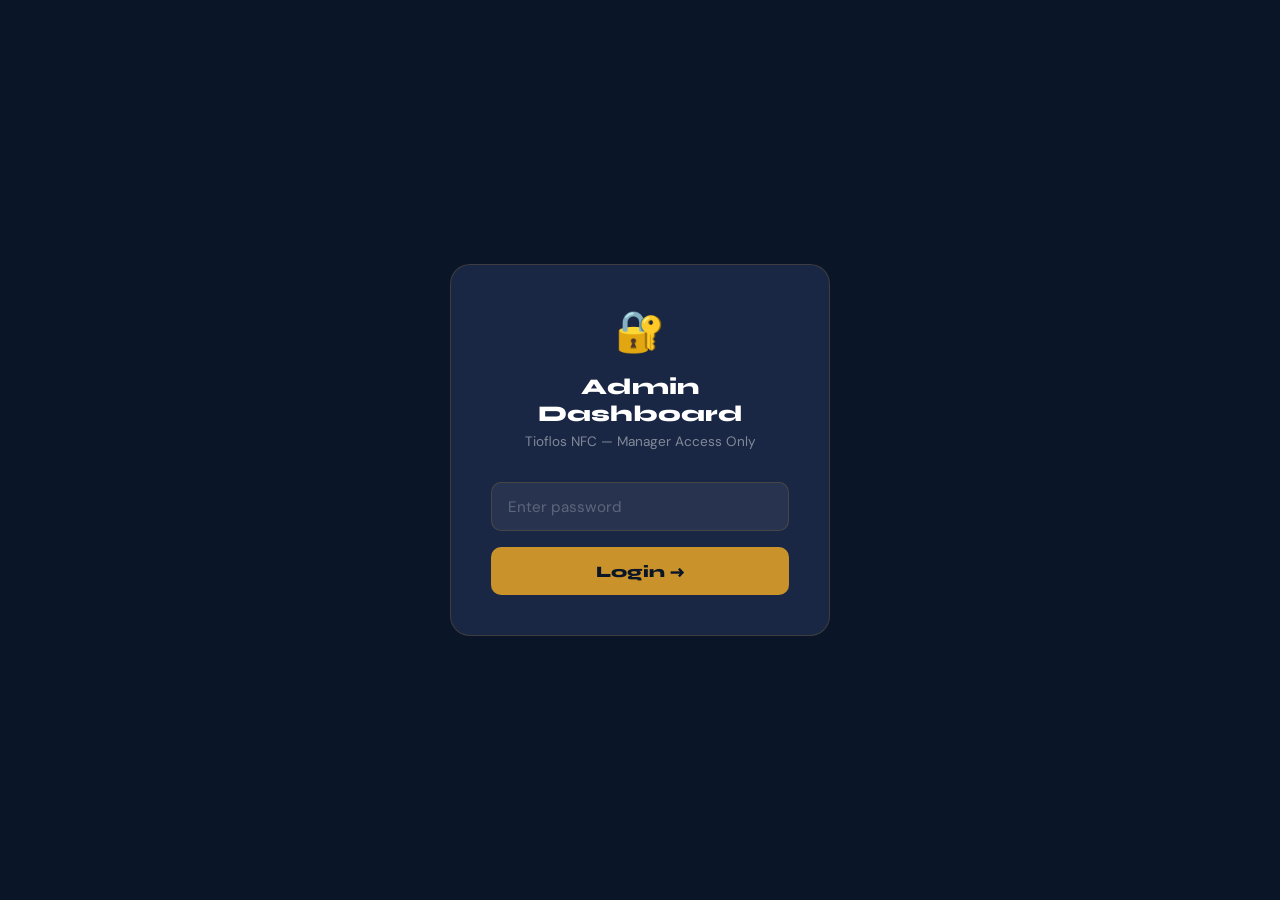
<file: admin.html>
<!DOCTYPE html>
<html lang="en">
<head>
  <meta charset="UTF-8">
  <meta name="viewport" content="width=device-width, initial-scale=1.0">
  <title>Admin — Tioflos NFC</title>
  <link href="https://fonts.googleapis.com/css2?family=Syne:wght@400;600;700;800&family=DM+Sans:wght@300;400;500&display=swap" rel="stylesheet">
  <style>
    :root {
      --navy: #0A1628;
      --navy-mid: #1A2744;
      --gold: #C9922A;
      --gold-light: #F0C060;
      --white: #FFFFFF;
      --off-white: #F9F7F3;
      --mid: #6B7280;
      --border: rgba(201,146,42,0.15);
      --green: #10B981;
      --red: #EF4444;
      --yellow: #F59E0B;
      --blue: #3B82F6;
    }
    * { margin:0; padding:0; box-sizing:border-box; }
    body { font-family:'DM Sans',sans-serif; background:var(--navy); color:var(--white); min-height:100vh; }
    h1,h2,h3,h4 { font-family:'Syne',sans-serif; }

    /* LOGIN */
    .login-screen {
      min-height:100vh; display:flex; align-items:center; justify-content:center;
      background:var(--navy);
    }
    .login-box {
      background:var(--navy-mid); border-radius:20px; padding:2.5rem;
      border:1px solid var(--border); width:100%; max-width:380px; text-align:center;
    }
    .login-logo { font-size:2.5rem; margin-bottom:1rem; }
    .login-box h2 { font-size:1.4rem; font-weight:800; color:var(--white); margin-bottom:0.4rem; }
    .login-box p { font-size:0.85rem; color:rgba(255,255,255,0.45); margin-bottom:2rem; }
    .login-box input {
      width:100%; padding:0.85rem 1rem; border:1.5px solid var(--border);
      border-radius:10px; background:rgba(255,255,255,0.06); color:var(--white);
      font-family:'DM Sans',sans-serif; font-size:0.95rem; outline:none;
      margin-bottom:1rem; transition:border-color 0.2s;
    }
    .login-box input:focus { border-color:var(--gold); }
    .login-box input::placeholder { color:rgba(255,255,255,0.25); }
    .login-btn {
      width:100%; padding:0.9rem; background:var(--gold); color:var(--navy);
      border:none; border-radius:10px; font-family:'Syne',sans-serif;
      font-weight:800; font-size:1rem; cursor:pointer; transition:background 0.2s;
    }
    .login-btn:hover { background:var(--gold-light); }
    .login-error { color:var(--red); font-size:0.82rem; margin-top:0.75rem; display:none; }

    /* DASHBOARD */
    .dashboard { display:none; }
    .dash-header {
      background:var(--navy-mid); padding:1rem 2rem;
      display:flex; align-items:center; justify-content:space-between;
      border-bottom:1px solid var(--border); position:sticky; top:0; z-index:100;
    }
    .dash-header h1 { font-size:1.1rem; font-weight:800; color:var(--gold-light); }
    .dash-header-right { display:flex; align-items:center; gap:1rem; }
    .dash-header-right span { font-size:0.8rem; color:rgba(255,255,255,0.5); }
    .logout-btn {
      padding:0.4rem 1rem; background:rgba(239,68,68,0.15); color:#EF4444;
      border:1px solid rgba(239,68,68,0.3); border-radius:6px;
      font-size:0.8rem; font-weight:700; cursor:pointer; transition:all 0.2s;
      font-family:'Syne',sans-serif;
    }
    .logout-btn:hover { background:rgba(239,68,68,0.25); }

    .dash-body { padding:2rem; }

    /* STATS */
    .stats-grid { display:grid; grid-template-columns:repeat(4,1fr); gap:1rem; margin-bottom:2rem; }
    .stat-card {
      background:var(--navy-mid); border-radius:14px; padding:1.25rem 1.5rem;
      border:1px solid var(--border);
    }
    .stat-label { font-size:0.72rem; color:rgba(255,255,255,0.45); text-transform:uppercase; letter-spacing:1px; margin-bottom:0.5rem; }
    .stat-value { font-family:'Syne',sans-serif; font-size:2rem; font-weight:800; }
    .stat-value.gold { color:var(--gold); }
    .stat-value.green { color:var(--green); }
    .stat-value.yellow { color:var(--yellow); }
    .stat-value.blue { color:var(--blue); }

    /* CONTROLS */
    .controls { display:flex; gap:1rem; margin-bottom:1.5rem; flex-wrap:wrap; }
    .search-input {
      flex:1; min-width:200px; padding:0.7rem 1rem;
      background:var(--navy-mid); border:1.5px solid var(--border);
      border-radius:8px; color:var(--white); font-family:'DM Sans',sans-serif;
      font-size:0.875rem; outline:none; transition:border-color 0.2s;
    }
    .search-input:focus { border-color:var(--gold); }
    .search-input::placeholder { color:rgba(255,255,255,0.25); }
    .filter-select {
      padding:0.7rem 1rem; background:var(--navy-mid);
      border:1.5px solid var(--border); border-radius:8px;
      color:var(--white); font-family:'DM Sans',sans-serif;
      font-size:0.875rem; outline:none; cursor:pointer;
    }
    .filter-select option { background:var(--navy); }
    .add-demo-btn {
      padding:0.7rem 1.25rem; background:rgba(201,146,42,0.15);
      border:1px solid var(--border); border-radius:8px;
      color:var(--gold-light); font-size:0.8rem; font-weight:700;
      cursor:pointer; font-family:'Syne',sans-serif; transition:all 0.2s;
    }
    .add-demo-btn:hover { background:rgba(201,146,42,0.25); }

    /* ORDERS TABLE */
    .orders-wrap { overflow-x:auto; border-radius:14px; border:1px solid var(--border); }
    table { width:100%; border-collapse:collapse; font-size:0.82rem; }
    thead th {
      background:rgba(201,146,42,0.1); padding:0.85rem 1rem;
      text-align:left; font-family:'Syne',sans-serif; font-weight:700;
      font-size:0.72rem; color:var(--gold-light); text-transform:uppercase;
      letter-spacing:1px; white-space:nowrap; border-bottom:1px solid var(--border);
    }
    tbody tr { border-bottom:1px solid var(--border); transition:background 0.15s; }
    tbody tr:last-child { border-bottom:none; }
    tbody tr:hover { background:rgba(255,255,255,0.03); }
    tbody td { padding:0.85rem 1rem; color:rgba(255,255,255,0.8); vertical-align:middle; }
    .td-id { font-family:'Syne',sans-serif; font-weight:700; font-size:0.75rem; color:var(--gold); }
    .td-date { font-size:0.75rem; color:rgba(255,255,255,0.45); white-space:nowrap; }
    .td-biz { font-weight:700; color:var(--white); }
    .td-type { font-size:0.75rem; color:rgba(255,255,255,0.5); }

    /* Status badges */
    .badge {
      display:inline-block; padding:0.25rem 0.65rem; border-radius:100px;
      font-size:0.7rem; font-weight:700; white-space:nowrap;
    }
    .badge-pending { background:rgba(245,158,11,0.15); color:var(--yellow); border:1px solid rgba(245,158,11,0.3); }
    .badge-confirmed { background:rgba(59,130,246,0.15); color:var(--blue); border:1px solid rgba(59,130,246,0.3); }
    .badge-inprogress { background:rgba(201,146,42,0.15); color:var(--gold-light); border:1px solid rgba(201,146,42,0.3); }
    .badge-delivered { background:rgba(16,185,129,0.15); color:var(--green); border:1px solid rgba(16,185,129,0.3); }
    .badge-paid { background:rgba(16,185,129,0.15); color:var(--green); border:1px solid rgba(16,185,129,0.3); }
    .badge-unpaid { background:rgba(239,68,68,0.15); color:var(--red); border:1px solid rgba(239,68,68,0.3); }

    /* Action buttons */
    .action-btns { display:flex; gap:0.4rem; flex-wrap:wrap; }
    .act-btn {
      padding:0.3rem 0.6rem; border-radius:6px; font-size:0.7rem;
      font-weight:700; cursor:pointer; border:1px solid; transition:all 0.15s;
      font-family:'Syne',sans-serif; white-space:nowrap;
    }
    .act-status { background:rgba(59,130,246,0.1); color:var(--blue); border-color:rgba(59,130,246,0.3); }
    .act-status:hover { background:rgba(59,130,246,0.25); }
    .act-paid { background:rgba(16,185,129,0.1); color:var(--green); border-color:rgba(16,185,129,0.3); }
    .act-paid:hover { background:rgba(16,185,129,0.25); }
    .act-link { background:rgba(201,146,42,0.1); color:var(--gold-light); border-color:rgba(201,146,42,0.3); }
    .act-link:hover { background:rgba(201,146,42,0.25); }
    .act-delete { background:rgba(239,68,68,0.1); color:var(--red); border-color:rgba(239,68,68,0.3); }
    .act-delete:hover { background:rgba(239,68,68,0.25); }

    /* Profile link input */
    .link-input {
      background:rgba(255,255,255,0.06); border:1px solid var(--border);
      border-radius:6px; padding:0.3rem 0.5rem; color:var(--white);
      font-size:0.72rem; width:160px; outline:none;
      font-family:'DM Sans',sans-serif;
    }

    /* Empty state */
    .empty-state { text-align:center; padding:4rem 2rem; color:rgba(255,255,255,0.3); }
    .empty-state .es-icon { font-size:3rem; margin-bottom:1rem; }

    @media (max-width:900px) {
      .stats-grid { grid-template-columns:1fr 1fr; }
      .dash-body { padding:1rem; }
    }
    @media (max-width:600px) {
      .stats-grid { grid-template-columns:1fr 1fr; }
      .dash-header { padding:1rem; }
      .dash-header h1 { font-size:0.9rem; }
    }
  </style>
</head>
<body>

<!-- LOGIN SCREEN -->
<div class="login-screen" id="login-screen">
  <div class="login-box">
    <div class="login-logo">🔐</div>
    <h2>Admin Dashboard</h2>
    <p>Tioflos NFC — Manager Access Only</p>
    <input type="password" id="pwd-input" placeholder="Enter password" onkeydown="if(event.key==='Enter')login()">
    <button class="login-btn" onclick="login()">Login →</button>
    <div class="login-error" id="login-error">❌ Wrong password. Try again.</div>
  </div>
</div>

<!-- DASHBOARD -->
<div class="dashboard" id="dashboard">

  <!-- HEADER -->
  <div class="dash-header">
    <h1>🏢 Tioflos NFC — Admin Dashboard</h1>
    <div class="dash-header-right">
      <span id="dash-time"></span>
      <button class="logout-btn" onclick="logout()">Logout</button>
    </div>
  </div>

  <div class="dash-body">

    <!-- STATS -->
    <div class="stats-grid" id="stats-grid">
      <div class="stat-card">
        <div class="stat-label">Total Orders</div>
        <div class="stat-value gold" id="stat-total">0</div>
      </div>
      <div class="stat-card">
        <div class="stat-label">Pending</div>
        <div class="stat-value yellow" id="stat-pending">0</div>
      </div>
      <div class="stat-card">
        <div class="stat-label">Delivered</div>
        <div class="stat-value green" id="stat-delivered">0</div>
      </div>
      <div class="stat-card">
        <div class="stat-label">Est. Revenue</div>
        <div class="stat-value blue" id="stat-revenue">0 ETB</div>
      </div>
    </div>

    <!-- CONTROLS -->
    <div class="controls">
      <input class="search-input" type="text" id="search-input" placeholder="🔍 Search by business name, package..." oninput="renderOrders()">
      <select class="filter-select" id="filter-status" onchange="renderOrders()">
        <option value="">All Statuses</option>
        <option value="Pending">Pending</option>
        <option value="Confirmed">Confirmed</option>
        <option value="In Progress">In Progress</option>
        <option value="Delivered">Delivered</option>
      </select>
      <select class="filter-select" id="filter-paid" onchange="renderOrders()">
        <option value="">All Payments</option>
        <option value="paid">Paid</option>
        <option value="unpaid">Unpaid</option>
      </select>
      <button class="add-demo-btn" onclick="refreshOrders()">🔄 Refresh Orders</button>
      <button class="add-demo-btn" onclick="addDemoOrder()">+ Add Demo Order</button>
    </div>

    <!-- ORDERS TABLE -->
    <div class="orders-wrap">
      <table>
        <thead>
          <tr>
            <th>Order ID</th>
            <th>Date</th>
            <th>Business</th>
            <th>Package</th>
            <th>Payment</th>
            <th>Screenshot</th>
            <th>Status</th>
            <th>Paid</th>
            <th>Profile Link</th>
            <th>Actions</th>
          </tr>
        </thead>
        <tbody id="orders-tbody"></tbody>
      </table>
      <div class="empty-state" id="empty-state" style="display:none;">
        <div class="es-icon">📭</div>
        <div>No orders yet. Orders submitted on the website will appear here.</div>
      </div>
    </div>

  </div>
</div>

<script>
const ADMIN_PASSWORD = 'Tedy@1234';
const STATUS_CYCLE = ['Pending','Confirmed','In Progress','Delivered'];

// ── AUTH ──
function login() {
  const pwd = document.getElementById('pwd-input').value;
  if (pwd === ADMIN_PASSWORD) {
    sessionStorage.setItem('tioflos_admin', '1');
    document.getElementById('login-screen').style.display = 'none';
    document.getElementById('dashboard').style.display = 'block';
    initDashboard();
  } else {
    document.getElementById('login-error').style.display = 'block';
    document.getElementById('pwd-input').value = '';
  }
}

function logout() {
  sessionStorage.removeItem('tioflos_admin');
  document.getElementById('dashboard').style.display = 'none';
  document.getElementById('login-screen').style.display = 'flex';
  document.getElementById('pwd-input').value = '';
}

// Auto-login if session exists
if (sessionStorage.getItem('tioflos_admin') === '1') {
  document.getElementById('login-screen').style.display = 'none';
  document.getElementById('dashboard').style.display = 'block';
  window.addEventListener('DOMContentLoaded', function() {
    initDashboard();
  });
}

// ── DASHBOARD ──
function initDashboard() {
  updateClock();
  setInterval(updateClock, 1000);
  refreshOrders();
}

async function refreshOrders() {
  const orders = await loadOrdersFromSheets();
  saveOrders(orders);
  renderOrders();
}
function updateClock() {
  document.getElementById('dash-time').textContent = new Date().toLocaleString();
}

const SHEETS_URL = 'https://script.google.com/macros/s/AKfycbwvchBbriXv2LARryXdNefQruVxKK0DOdFDgh8exx5xLK-27Vp0A1ftVCV3fC8o34x4hA/exec';

// ── LOAD ORDERS FROM GOOGLE SHEETS ──
async function loadOrdersFromSheets() {
  try {
    document.getElementById('orders-tbody').innerHTML = '<tr><td colspan="10" style="text-align:center;padding:2rem;color:rgba(255,255,255,0.4);">⏳ Loading orders...</td></tr>';
    const res = await fetch(SHEETS_URL);
    const data = await res.json();
    if (data.success && data.orders) {
      // Convert sheet rows to order objects
      const orders = data.orders.map(row => ({
        id: row['Order ID'] || '',
        date: row['Date'] || '',
        biz: row['Business Name'] || '',
        type: row['Owner Name'] || '',
        phone: row['Phone'] || '',
        pkg: row['Package'] || '',
        pay: row['Payment'] || '',
        cardColor: row['Card Color'] || '#0A1628',
        avatarPhoto: row['Avatar URL'] || '',
        coverPhoto: row['Cover URL'] || '',
        logoPhoto: row['Logo URL'] || '',
        screenshotPhoto: row['Payment Screenshot'] || '',
        status: row['Status'] || 'New',
        profileLink: row['Profile Link'] || '',
        paid: (row['Status'] || '').toLowerCase() === 'paid',
        totalPrice: row['Total Price'] || '',
        cardQty: row['Card Qty'] || 1,
        notes: row['Notes'] || '',
        whatsapp: row['WhatsApp'] || '',
        facebook: row['Facebook'] || '',
        instagram: row['Instagram'] || '',
        website: row['Website'] || '',
        platforms: {}
      }));
      // Cache in localStorage for offline fallback
      localStorage.setItem('tioflos_orders', JSON.stringify(orders));
      return orders;
    }
  } catch(e) {
    console.error('Failed to load from Sheets:', e);
  }
  // Fallback to localStorage
  return JSON.parse(localStorage.getItem('tioflos_orders') || '[]');
}

function getOrders() {
  return JSON.parse(localStorage.getItem('tioflos_orders') || '[]');
}

function saveOrders(orders) {
  localStorage.setItem('tioflos_orders', JSON.stringify(orders));
}

function getRevenue(orders) {
  let total = 0;
  orders.forEach(o => {
    if (o.paid) {
      if (o.totalPrice) {
        const num = parseFloat(o.totalPrice.replace(/[^\d]/g, '')) || 0;
        total += num;
      } else {
        const pkg = o.pkg || '';
        if (pkg.includes('800') || pkg.toLowerCase().includes('starter')) total += 800;
        else if (pkg.includes('7,500') || pkg.includes('7500') || pkg.toLowerCase().includes('business')) total += 7500;
        else if (pkg.includes('20,000') || pkg.includes('20000') || pkg.toLowerCase().includes('premium')) total += 20000;
      }
    }
  });
  return total.toLocaleString();
}

function updateStats(orders) {
  document.getElementById('stat-total').textContent = orders.length;
  document.getElementById('stat-pending').textContent = orders.filter(o => o.status === 'Pending').length;
  document.getElementById('stat-delivered').textContent = orders.filter(o => o.status === 'Delivered').length;
  document.getElementById('stat-revenue').textContent = getRevenue(orders) + ' ETB';
}

function renderOrders() {
  let orders = getOrders();
  const search = document.getElementById('search-input').value.toLowerCase();
  const filterStatus = document.getElementById('filter-status').value;
  const filterPaid = document.getElementById('filter-paid').value;

  updateStats(orders);

  // Filter
  if (search) orders = orders.filter(o =>
    (o.biz||'').toLowerCase().includes(search) ||
    (o.pkg||'').toLowerCase().includes(search) ||
    (o.type||'').toLowerCase().includes(search)
  );
  if (filterStatus) orders = orders.filter(o => o.status === filterStatus);
  if (filterPaid === 'paid') orders = orders.filter(o => o.paid);
  if (filterPaid === 'unpaid') orders = orders.filter(o => !o.paid);

  const tbody = document.getElementById('orders-tbody');
  const empty = document.getElementById('empty-state');

  if (orders.length === 0) {
    tbody.innerHTML = '';
    empty.style.display = 'block';
    return;
  }
  empty.style.display = 'none';

  tbody.innerHTML = orders.map(o => {
    const statusClass = {
      'Pending':'badge-pending','Confirmed':'badge-confirmed',
      'In Progress':'badge-inprogress','Delivered':'badge-delivered'
    }[o.status] || 'badge-pending';

    const platforms = o.platforms ? Object.entries(o.platforms)
      .filter(([k,v]) => v)
      .map(([k,v]) => {
        const icons = {whatsapp:'💬',telegram:'✈️',facebook:'📘',instagram:'📸',
          tiktok:'🎵',youtube:'▶️',twitter:'🐦',snapchat:'👻',
          linkedin:'💼',maps:'📍',website:'🌐',tripadvisor:'⭐'};
        return icons[k] || '';
      }).join(' ') : '';

    return `
      <tr>
        <td><div class="td-id">${o.id}</div></td>
        <td><div class="td-date">${o.date}</div></td>
        <td>
          <div class="td-biz">${o.biz || '—'}</div>
          <div class="td-type">${o.type || ''}</div>
          ${o.phone ? `<div class="td-type">📞 ${o.phone}</div>` : ''}
          ${platforms ? `<div class="td-type" style="margin-top:2px;">${platforms}</div>` : ''}
        </td>
        <td>${o.pkg || '—'}</td>
        <td>${o.pay || '—'}</td>
        <td>
          ${o.screenshotPhoto
            ? `<a href="${o.screenshotPhoto}" target="_blank">
                <img src="${o.screenshotPhoto}" style="width:60px;height:44px;object-fit:cover;border-radius:6px;border:1px solid rgba(201,146,42,0.4);cursor:pointer;" title="Click to view full screenshot">
               </a>`
            : `<span style="font-size:0.7rem;color:rgba(255,255,255,0.3);">No screenshot</span>`
          }
        </td>
        <td><span class="badge ${statusClass}">${o.status}</span></td>
        <td><span class="badge ${o.paid ? 'badge-paid' : 'badge-unpaid'}">${o.paid ? '✓ Paid' : 'Unpaid'}</span></td>
        <td>
          <input class="link-input" type="text" placeholder="Paste profile link..."
            value="${o.profileLink || ''}"
            onchange="updateLink('${o.id}', this.value)"
            title="${o.profileLink || ''}">
          ${o.profileLink ? `<a href="${o.profileLink}" target="_blank" style="font-size:0.7rem;color:var(--gold-light);display:block;margin-top:3px;">🔗 Open</a>` : ''}
        </td>
        <td>
          <div class="action-btns">
            <button class="act-btn act-link" onclick="openEditModal('${o.id}')">✏️ Edit</button>
            <button class="act-btn act-status" onclick="cycleStatus('${o.id}')">⟳ Status</button>
            <button class="act-btn act-paid" onclick="togglePaid('${o.id}')">${o.paid ? '✓ Paid' : '💳 Mark Paid'}</button>
            <button class="act-btn act-delete" onclick="deleteOrder('${o.id}')">🗑</button>
          </div>
          ${o.address ? `<div style="font-size:0.7rem;color:rgba(255,255,255,0.35);margin-top:4px;">📍 ${o.address}</div>` : ''}
          ${o.notes ? `<div style="font-size:0.7rem;color:rgba(255,255,255,0.35);margin-top:2px;">📝 ${o.notes.substring(0,40)}${o.notes.length>40?'...':''}</div>` : ''}
          ${o.cardColor ? `<div style="font-size:0.7rem;color:var(--gold-light);margin-top:2px;">💳 Card: <span style="display:inline-block;width:10px;height:10px;background:${o.cardColor};border-radius:50%;margin-right:4px;vertical-align:middle;border:1px solid #fff;"></span> ${o.cardColor} | Label: "${o.cardText || ''}" | Logo: ${o.cardLogoOpt || 'both'}</div>` : ''}
          ${o.cardColor ? `
          <div style="margin-top:6px;width:120px;height:75px;border-radius:8px;background:${o.cardColor};position:relative;overflow:hidden;box-shadow:0 4px 12px rgba(0,0,0,0.4);padding:8px;display:flex;flex-direction:column;justify-content:space-between;">
            <div style="position:absolute;inset:0;background:radial-gradient(ellipse at 80% 20%,rgba(255,255,255,0.12) 0%,transparent 60%);"></div>
            <div style="display:flex;justify-content:space-between;align-items:flex-start;position:relative;">
              ${o.cardLogoPhoto ? `<img src="${o.cardLogoPhoto}" style="width:22px;height:22px;border-radius:50%;object-fit:cover;border:1px solid rgba(255,255,255,0.4);">` : `<div style="width:22px;height:22px;border-radius:50%;background:rgba(255,255,255,0.2);display:flex;align-items:center;justify-content:center;font-size:0.55rem;font-weight:800;color:#fff;">${(o.cardText||o.biz||'T')[0].toUpperCase()}</div>`}
              <span style="font-size:0.6rem;opacity:0.5;color:#fff;">📶</span>
            </div>
            <div style="position:relative;">
              <div style="font-family:Syne,sans-serif;font-weight:800;font-size:0.55rem;color:#fff;white-space:nowrap;overflow:hidden;text-overflow:ellipsis;">${o.cardText || o.biz || ''}</div>
              <div style="font-size:0.45rem;color:rgba(255,255,255,0.55);">${o.type || ''}</div>
            </div>
          </div>` : ''}
        </td>
      </tr>
    `;
  }).join('');
}

function cycleStatus(id) {
  const orders = getOrders();
  const o = orders.find(x => x.id === id);
  if (!o) return;
  const idx = STATUS_CYCLE.indexOf(o.status);
  o.status = STATUS_CYCLE[(idx + 1) % STATUS_CYCLE.length];
  saveOrders(orders);
  renderOrders();
}

function togglePaid(id) {
  const orders = getOrders();
  const o = orders.find(x => x.id === id);
  if (!o) return;
  o.paid = !o.paid;
  saveOrders(orders);
  renderOrders();
}

function updateLink(id, val) {
  const orders = getOrders();
  const o = orders.find(x => x.id === id);
  if (!o) return;
  o.profileLink = val;
  saveOrders(orders);
  renderOrders();
}

function deleteOrder(id) {
  if (!confirm('Delete this order?')) return;
  const orders = getOrders().filter(x => x.id !== id);
  saveOrders(orders);
  renderOrders();
}

function addDemoOrder() {
  const demos = [
    { biz:'Lante Hotel', type:'Hotel / Resort', pkg:'Business — 7,500 ETB', pay:'Telebirr', phone:'+251911234567', address:'Sikela area', notes:'Blue and gold logo', platforms:{whatsapp:'+251911234567',instagram:'@lantehotel',maps:'maps.google.com',telegram:'@lantehotel'} },
    { biz:'Arba Minch Cafe', type:'Restaurant / Cafe', pkg:'Starter — 800 ETB', pay:'CBE Birr', phone:'+251922345678', address:'Near university', notes:'', platforms:{whatsapp:'+251922345678',facebook:'fb.com/amcafe',tiktok:'@amcafe'} },
    { biz:'Beauty Palace', type:'Salon / Spa', pkg:'Business — 7,500 ETB', pay:'Telebirr', phone:'+251933456789', address:'Shecha area', notes:'Pink and white colors', platforms:{whatsapp:'+251933456789',instagram:'@beautypalace',tiktok:'@beautypalace'} },
  ];
  const d = demos[Math.floor(Math.random() * demos.length)];
  const orders = getOrders();
  
  // Set prices and cardQty based on package
  let baseP = 800, extraP = 500, baseQ = 1;
  if (d.pkg.toLowerCase().includes('business')) {
    baseP = 7500; extraP = 2000; baseQ = 5;
  } else if (d.pkg.toLowerCase().includes('premium')) {
    baseP = 20000; extraP = 4000; baseQ = 10;
  }
  
  const cardQty = baseQ;
  const totalPrice = baseP.toLocaleString() + ' ETB';

  const order = {
    id: 'ORD-' + Date.now(),
    date: new Date().toLocaleString(),
    cardQty: cardQty,
    totalPrice: totalPrice,
    cardColor: '#0A1628',
    cardText: d.biz,
    cardLogoOpt: 'both',
    ...d,
    status: 'Pending',
    paid: false,
    profileLink: ''
  };
  orders.unshift(order);
  saveOrders(orders);
  renderOrders();
}

// ── EDIT MODAL CONTROL FUNCTIONS ──
function openEditModal(id) {
  const orders = getOrders();
  const o = orders.find(x => x.id === id);
  if (!o) return;

  document.getElementById('edit-order-id').value = o.id;
  document.getElementById('edit-biz').value = o.biz || '';
  document.getElementById('edit-type').value = o.type || '';
  document.getElementById('edit-tagline').value = o.tagline || '';
  document.getElementById('edit-hours').value = o.hours || '';
  document.getElementById('edit-phone').value = o.phone || '';
  document.getElementById('edit-phone2').value = o.phone2 || '';
  document.getElementById('edit-phone3').value = o.phone3 || '';
  document.getElementById('edit-address').value = o.address || '';
  
  document.getElementById('edit-card-color').value = o.cardColor || '#0A1628';
  document.getElementById('edit-card-color-picker').value = o.cardColor || '#0A1628';
  document.getElementById('edit-card-text').value = o.cardText || '';
  document.getElementById('edit-card-logo-opt').value = o.cardLogoOpt || 'both';
  document.getElementById('edit-card-qty').value = o.cardQty || 1;
  
  document.getElementById('edit-cover-photo').value = o.coverPhoto || '';
  document.getElementById('edit-avatar-photo').value = o.avatarPhoto || '';
  document.getElementById('edit-logo-photo').value = o.logoPhoto || '';
  
  const plats = o.platforms || {};
  document.getElementById('edit-whatsapp').value = plats.whatsapp || '';
  document.getElementById('edit-telegram').value = plats.telegram || '';
  document.getElementById('edit-facebook').value = plats.facebook || '';
  document.getElementById('edit-instagram').value = plats.instagram || '';
  document.getElementById('edit-tiktok').value = plats.tiktok || '';
  document.getElementById('edit-youtube').value = plats.youtube || '';
  document.getElementById('edit-twitter').value = plats.twitter || '';
  document.getElementById('edit-snapchat').value = plats.snapchat || '';
  document.getElementById('edit-linkedin').value = plats.linkedin || '';
  document.getElementById('edit-maps').value = plats.maps || '';
  document.getElementById('edit-website').value = plats.website || '';
  document.getElementById('edit-tripadvisor').value = plats.tripadvisor || '';
  
  document.getElementById('edit-notes').value = o.notes || '';

  document.getElementById('edit-modal').classList.add('active');
}

function sendProfileToClient() {
  const id = document.getElementById('edit-order-id').value;
  const orders = getOrders();
  const o = orders.find(x => x.id === id);
  if (!o) return;
  if (!o.profileLink) {
    alert('Please save the order first to generate the profile link.');
    return;
  }
  const phone = (o.phone || '').replace(/[^\d]/g, '');
  if (!phone) {
    alert('No phone number found for this client.');
    return;
  }
  const message = encodeURIComponent(
    'Hello ' + o.biz + '! 👋\n\n' +
    'Your Tioflos NFC digital profile is ready! 🎉\n\n' +
    '🔗 Your Profile Link:\n' + o.profileLink + '\n\n' +
    'Share this link with your customers or tap your NFC card to connect.\n\n' +
    '— Tioflos NFC, Arba Minch'
  );
  window.open('https://wa.me/' + phone + '?text=' + message, '_blank');
}

function closeEditModal() {
  document.getElementById('edit-modal').classList.remove('active');
}

function saveEditOrder() {
  const id = document.getElementById('edit-order-id').value;
  const orders = getOrders();
  const idx = orders.findIndex(x => x.id === id);
  if (idx === -1) return;
  
  const o = orders[idx];
  
  o.biz = document.getElementById('edit-biz').value.trim();
  o.type = document.getElementById('edit-type').value;
  o.tagline = document.getElementById('edit-tagline').value.trim();
  o.hours = document.getElementById('edit-hours').value.trim();
  o.phone = document.getElementById('edit-phone').value.trim();
  o.phone2 = document.getElementById('edit-phone2').value.trim();
  o.phone3 = document.getElementById('edit-phone3').value.trim();
  o.address = document.getElementById('edit-address').value.trim();
  
  o.cardColor = document.getElementById('edit-card-color').value.trim();
  o.cardText = document.getElementById('edit-card-text').value.trim();
  o.cardLogoOpt = document.getElementById('edit-card-logo-opt').value;
  
  const newQty = parseInt(document.getElementById('edit-card-qty').value) || 1;
  o.cardQty = newQty;
  
  o.coverPhoto = document.getElementById('edit-cover-photo').value.trim();
  o.avatarPhoto = document.getElementById('edit-avatar-photo').value.trim();
  o.logoPhoto = document.getElementById('edit-logo-photo').value.trim();
  
  o.platforms = {
    whatsapp: document.getElementById('edit-whatsapp').value.trim(),
    telegram: document.getElementById('edit-telegram').value.trim(),
    facebook: document.getElementById('edit-facebook').value.trim(),
    instagram: document.getElementById('edit-instagram').value.trim(),
    tiktok: document.getElementById('edit-tiktok').value.trim(),
    youtube: document.getElementById('edit-youtube').value.trim(),
    twitter: document.getElementById('edit-twitter').value.trim(),
    snapchat: document.getElementById('edit-snapchat').value.trim(),
    linkedin: document.getElementById('edit-linkedin').value.trim(),
    maps: document.getElementById('edit-maps').value.trim(),
    website: document.getElementById('edit-website').value.trim(),
    tripadvisor: document.getElementById('edit-tripadvisor').value.trim()
  };
  
  o.notes = document.getElementById('edit-notes').value.trim();

  // Re-calculate pricing if changed
  let baseP = 800, extraP = 500, baseQ = 1;
  if (o.pkg.toLowerCase().includes('business')) {
    baseP = 7500; extraP = 2000; baseQ = 5;
  } else if (o.pkg.toLowerCase().includes('premium')) {
    baseP = 20000; extraP = 4000; baseQ = 10;
  }
  
  let total = baseP;
  if (o.cardQty > baseQ) {
    total += (o.cardQty - baseQ) * extraP;
  }
  o.totalPrice = total.toLocaleString() + ' ETB';
  
  // Re-generate profile link with updated parameters
  const profileParams = new URLSearchParams();
  profileParams.set('name', o.biz);
  if (o.type) profileParams.set('type', o.type);
  if (o.tagline) profileParams.set('tagline', o.tagline);
  if (o.phone) profileParams.set('phone', o.phone);
  if (o.phone2) profileParams.set('phone2', o.phone2);
  if (o.phone3) profileParams.set('phone3', o.phone3);
  if (o.hours) profileParams.set('hours', o.hours);
  profileParams.set('color', o.cardColor);
  
  if (o.coverPhoto) profileParams.set('cover', o.coverPhoto);
  if (o.avatarPhoto) profileParams.set('avatar', o.avatarPhoto);
  if (o.logoPhoto) profileParams.set('logo', o.logoPhoto);
  
  Object.entries(o.platforms).forEach(([k,v]) => {
    if (v) profileParams.set(k, v);
  });
  
  const baseUrl = window.location.origin + window.location.pathname.replace('admin.html', '');
  o.profileLink = baseUrl + 'profile.html?' + profileParams.toString();
  
  orders[idx] = o;
  saveOrders(orders);
  
  closeEditModal();
  renderOrders();
}

// ── HIGH-RES DUAL PRINT RENDERING ──
function downloadCardPNG(id, side) {
  const orders = getOrders();
  const o = orders.find(x => x.id === id);
  if (!o) return;
  
  const logoImg = new Image();
  const qrImg = new Image();
  
  logoImg.crossOrigin = 'anonymous';
  qrImg.crossOrigin = 'anonymous';
  
  let logoLoaded = false;
  let qrLoaded = false;
  
  const triggerDownload = () => {
    const canvas = document.createElement('canvas');
    canvas.width = 1013;
    canvas.height = 638;
    const ctx = canvas.getContext('2d');
    
    ctx.fillStyle = o.cardColor || '#0A1628';
    ctx.fillRect(0, 0, canvas.width, canvas.height);
    
    const radialShine = ctx.createRadialGradient(
      canvas.width * 0.8, canvas.height * 0.2, 0,
      canvas.width * 0.8, canvas.height * 0.2, canvas.width
    );
    radialShine.addColorStop(0, 'rgba(255, 255, 255, 0.08)');
    radialShine.addColorStop(0.5, 'transparent');
    ctx.fillStyle = radialShine;
    ctx.fillRect(0, 0, canvas.width, canvas.height);

    const isLight = isColorLight(o.cardColor || '#0A1628');
    const textColor = isLight ? '#0A1628' : '#FFFFFF';
    const subColor = isLight ? 'rgba(10,22,40,0.5)' : 'rgba(255,255,255,0.4)';
    const goldColor = '#C9922A';

    if (side === 'front') {
      // Draw Chip
      const chipGrad = ctx.createLinearGradient(80, 80, 210, 175);
      chipGrad.addColorStop(0, '#F0C060');
      chipGrad.addColorStop(1, '#C9922A');
      ctx.fillStyle = chipGrad;
      ctx.beginPath();
      if (ctx.roundRect) ctx.roundRect(80, 80, 130, 95, 12);
      else drawRoundRectPoly(ctx, 80, 80, 130, 95, 12);
      ctx.fill();
      
      ctx.strokeStyle = 'rgba(0,0,0,0.18)';
      ctx.lineWidth = 4;
      ctx.strokeRect(92, 92, 106, 71);
      ctx.beginPath();
      ctx.moveTo(145, 80); ctx.lineTo(145, 175);
      ctx.moveTo(80, 127); ctx.lineTo(210, 127);
      ctx.stroke();

      // Antenna
      ctx.fillStyle = textColor;
      ctx.font = '80px sans-serif';
      ctx.textAlign = 'right';
      ctx.textBaseline = 'top';
      ctx.fillText('📡', canvas.width - 80, 80);

      // Logo & Text
      const showLogo = o.cardLogoOpt === 'both' || o.cardLogoOpt === 'logo';
      const showName = o.cardLogoOpt === 'both' || o.cardLogoOpt === 'name';

      if (showLogo) {
        if (logoLoaded) {
          ctx.save();
          ctx.beginPath();
          ctx.arc(160, canvas.height - 150, 70, 0, Math.PI * 2);
          ctx.closePath();
          ctx.clip();
          ctx.drawImage(logoImg, 90, canvas.height - 220, 140, 140);
          ctx.restore();
        } else {
          ctx.beginPath();
          ctx.arc(160, canvas.height - 150, 70, 0, Math.PI * 2);
          const logoGrad = ctx.createLinearGradient(90, canvas.height - 220, 230, canvas.height - 80);
          logoGrad.addColorStop(0, '#C9922A');
          logoGrad.addColorStop(1, '#F0C060');
          ctx.fillStyle = logoGrad;
          ctx.fill();
          
          ctx.fillStyle = '#0A1628';
          ctx.font = '800 65px Syne, sans-serif';
          ctx.textAlign = 'center';
          ctx.textBaseline = 'middle';
          ctx.fillText((o.cardText || o.biz || 'T')[0].toUpperCase(), 160, canvas.height - 150);
        }
      }

      if (showName) {
        ctx.fillStyle = textColor;
        ctx.textAlign = 'left';
        ctx.textBaseline = 'middle';
        ctx.font = '800 44px Syne, sans-serif';
        const textX = showLogo ? 260 : 80;
        ctx.fillText(o.cardText || o.biz, textX, canvas.height - 170);
        
        ctx.fillStyle = subColor;
        ctx.font = '600 22px Syne, sans-serif';
        ctx.fillText('TAP TO CONNECT', textX, canvas.height - 120);
      }
    } else {
      // Back
      ctx.fillStyle = goldColor;
      ctx.textAlign = 'center';
      ctx.textBaseline = 'top';
      ctx.font = '800 32px Syne, sans-serif';
      ctx.fillText('TIOFLOS NFC', canvas.width / 2, 70);

      ctx.fillStyle = textColor;
      ctx.font = '36px sans-serif';
      ctx.fillText('📡', canvas.width / 2, 115);

      // QR Box
      ctx.fillStyle = '#FFFFFF';
      ctx.beginPath();
      if (ctx.roundRect) ctx.roundRect(canvas.width / 2 - 120, canvas.height / 2 - 120, 240, 240, 16);
      else drawRoundRectPoly(ctx, canvas.width / 2 - 120, canvas.height / 2 - 120, 240, 240, 16);
      ctx.fill();

      if (qrLoaded) {
        ctx.drawImage(qrImg, canvas.width / 2 - 100, canvas.height / 2 - 100, 200, 200);
      }

      // Footer
      ctx.fillStyle = textColor;
      ctx.textAlign = 'center';
      ctx.textBaseline = 'bottom';
      ctx.font = '800 24px Syne, sans-serif';
      ctx.fillText('TAP CARD OR SCAN QR TO CONNECT', canvas.width / 2, canvas.height - 100);

      ctx.fillStyle = subColor;
      ctx.font = '600 20px Syne, sans-serif';
      ctx.fillText('Arba Minch, Ethiopia', canvas.width / 2, canvas.height - 65);
    }
    
    const link = document.createElement('a');
    link.download = `${o.biz.replace(/\s+/g, '_')}_card_${side}.png`;
    link.href = canvas.toDataURL('image/png');
    document.body.appendChild(link);
    link.click();
    document.body.removeChild(link);
  };
  
  if (o.logoPhoto) {
    logoImg.onload = () => {
      logoLoaded = true;
      checkAllLoaded();
    };
    logoImg.onerror = () => {
      logoLoaded = false;
      checkAllLoaded();
    };
    logoImg.src = o.logoPhoto;
  } else {
    logoLoaded = false;
    checkAllLoaded();
  }
  
  const qrDataUrl = `https://api.qrserver.com/v1/create-qr-code/?size=250x250&data=${encodeURIComponent(o.profileLink || 'https://tioflosnfc.github.io')}`;
  qrImg.onload = () => {
    qrLoaded = true;
    checkAllLoaded();
  };
  qrImg.onerror = () => {
    qrLoaded = false;
    checkAllLoaded();
  };
  qrImg.src = qrDataUrl;
  
  let calls = 0;
  function checkAllLoaded() {
    calls++;
    if (calls === 2) {
      triggerDownload();
    }
  }
  
  setTimeout(() => {
    if (calls < 2) {
      calls = 2;
      triggerDownload();
    }
  }, 2000);
}

function isColorLight(hex) {
  if (!hex || !hex.startsWith('#')) return false;
  hex = hex.substring(1);
  if (hex.length === 3) hex = hex[0]+hex[0]+hex[1]+hex[1]+hex[2]+hex[2];
  const r = parseInt(hex.substring(0, 2), 16);
  const g = parseInt(hex.substring(2, 4), 16);
  const b = parseInt(hex.substring(4, 6), 16);
  const brightness = (r * 299 + g * 587 + b * 114) / 1000;
  return brightness > 180;
}

function drawRoundRectPoly(ctx, x, y, width, height, radius) {
  ctx.moveTo(x + radius, y);
  ctx.lineTo(x + width - radius, y);
  ctx.quadraticCurveTo(x + width, y, x + width, y + radius);
  ctx.lineTo(x + width, y + height - radius);
  ctx.quadraticCurveTo(x + width, y + height, x + width - radius, y + height);
  ctx.lineTo(x + radius, y + height);
  ctx.quadraticCurveTo(x, y + height, x, y + height - radius);
  ctx.lineTo(x, y + radius);
  ctx.quadraticCurveTo(x, y, x + radius, y);
}
</script>

<link rel="stylesheet" href="styles.css">
<style>
  body { background: #0A1628 !important; color: #ffffff; }
  .dashboard { background: #0A1628 !important; }
  .dash-body { background: #0A1628 !important; }
  .orders-wrap { background: #0A1628 !important; }
  table { background: #0A1628 !important; }
  tbody tr { background: transparent !important; }
  tbody td { background: transparent !important; }
  .empty-state { background: #0A1628 !important; }
</style>

<!-- EDIT MODAL -->
<div class="modal-overlay" id="edit-modal">
  <div class="modal-container">
    <div class="modal-header">
      <h2 id="modal-title">✏️ Edit Order Details</h2>
      <button class="modal-close-btn" onclick="closeEditModal()">×</button>
    </div>
    <div class="modal-body">
      <form id="edit-form" class="form-dark">
        <input type="hidden" id="edit-order-id">
        
        <div class="form-section-title">🏢 Business Information</div>
        <div class="form-row">
          <div class="form-group">
            <label>Business / Customer Name</label>
            <input type="text" id="edit-biz">
          </div>
          <div class="form-group">
            <label>Business Type</label>
            <select id="edit-type">
              <option>Hotel / Resort</option>
              <option>Restaurant / Cafe</option>
              <option>Shop / Supermarket</option>
              <option>Clinic / Pharmacy</option>
              <option>Salon / Spa</option>
              <option>School / College</option>
              <option>Freelancer</option>
              <option>Other</option>
            </select>
          </div>
        </div>
        
        <div class="form-row">
          <div class="form-group">
            <label>Tagline</label>
            <input type="text" id="edit-tagline">
          </div>
          <div class="form-group">
            <label>Opening Hours</label>
            <input type="text" id="edit-hours">
          </div>
        </div>

        <div class="form-row">
          <div class="form-group">
            <label>Primary Phone</label>
            <input type="text" id="edit-phone">
          </div>
          <div class="form-group">
            <label>Phone 2</label>
            <input type="text" id="edit-phone2">
          </div>
        </div>
        
        <div class="form-row">
          <div class="form-group">
            <label>Phone 3</label>
            <input type="text" id="edit-phone3">
          </div>
          <div class="form-group">
            <label>Delivery Address</label>
            <input type="text" id="edit-address">
          </div>
        </div>

        <div class="form-section-title">🎨 Card Design Settings</div>
        <div class="form-row">
          <div class="form-group">
            <label>Card Color (Hex)</label>
            <div style="display:flex;gap:0.5rem;align-items:center;">
              <input type="color" id="edit-card-color-picker" style="width:40px;height:38px;padding:0;cursor:pointer;border:none;" onchange="document.getElementById('edit-card-color').value = this.value">
              <input type="text" id="edit-card-color" style="flex:1;">
            </div>
          </div>
          <div class="form-group">
            <label>Printed Label Text</label>
            <input type="text" id="edit-card-text">
          </div>
        </div>
        <div class="form-row">
          <div class="form-group">
            <label>Logo Display</label>
            <select id="edit-card-logo-opt">
              <option value="both">Show Logo & Name</option>
              <option value="logo">Show Logo Only</option>
              <option value="name">Show Name Only</option>
            </select>
          </div>
          <div class="form-group">
            <label>Card Quantity</label>
            <input type="number" id="edit-card-qty" min="1">
          </div>
        </div>

        <div class="form-section-title">🖼️ Hosted Image URLs</div>
        <div class="form-group">
          <label>Cover Photo URL</label>
          <input type="text" id="edit-cover-photo">
        </div>
        <div class="form-group">
          <label>Avatar Photo URL</label>
          <input type="text" id="edit-avatar-photo">
        </div>
        <div class="form-group">
          <label>Logo Photo URL</label>
          <input type="text" id="edit-logo-photo">
        </div>

        <div class="form-section-title">🔗 Social Platforms & Links</div>
        <div class="platform-grid">
          <div class="platform-input"><span class="p-icon">💬</span><input type="text" id="edit-whatsapp" placeholder="WhatsApp"></div>
          <div class="platform-input"><span class="p-icon">✈️</span><input type="text" id="edit-telegram" placeholder="Telegram"></div>
          <div class="platform-input"><span class="p-icon">📘</span><input type="text" id="edit-facebook" placeholder="Facebook"></div>
          <div class="platform-input"><span class="p-icon">📸</span><input type="text" id="edit-instagram" placeholder="Instagram"></div>
          <div class="platform-input"><span class="p-icon">🎵</span><input type="text" id="edit-tiktok" placeholder="TikTok"></div>
          <div class="platform-input"><span class="p-icon">▶️</span><input type="text" id="edit-youtube" placeholder="YouTube"></div>
          <div class="platform-input"><span class="p-icon">🐦</span><input type="text" id="edit-twitter" placeholder="Twitter/X"></div>
          <div class="platform-input"><span class="p-icon">👻</span><input type="text" id="edit-snapchat" placeholder="Snapchat"></div>
          <div class="platform-input"><span class="p-icon">💼</span><input type="text" id="edit-linkedin" placeholder="LinkedIn"></div>
          <div class="platform-input"><span class="p-icon">📍</span><input type="text" id="edit-maps" placeholder="Google Maps"></div>
          <div class="platform-input"><span class="p-icon">🌐</span><input type="text" id="edit-website" placeholder="Website"></div>
          <div class="platform-input"><span class="p-icon">⭐</span><input type="text" id="edit-tripadvisor" placeholder="TripAdvisor"></div>
        </div>

        <div class="form-group" style="margin-top:1rem;">
          <label>Admin Notes</label>
          <textarea id="edit-notes" rows="2"></textarea>
        </div>
      </form>
    </div>
    <div class="modal-footer">
      <button class="modal-cancel-btn" onclick="closeEditModal()">Cancel</button>
      <button class="modal-save-btn" onclick="saveEditOrder()">Save Changes ✓</button>
      <button class="modal-save-btn" style="background:rgba(37,211,102,0.2);color:#25D366;border:1px solid #25D366;" onclick="sendProfileToClient()">💬 Send to Client</button>
    </div>
  </div>
</div>
</body>
</html>
</file>
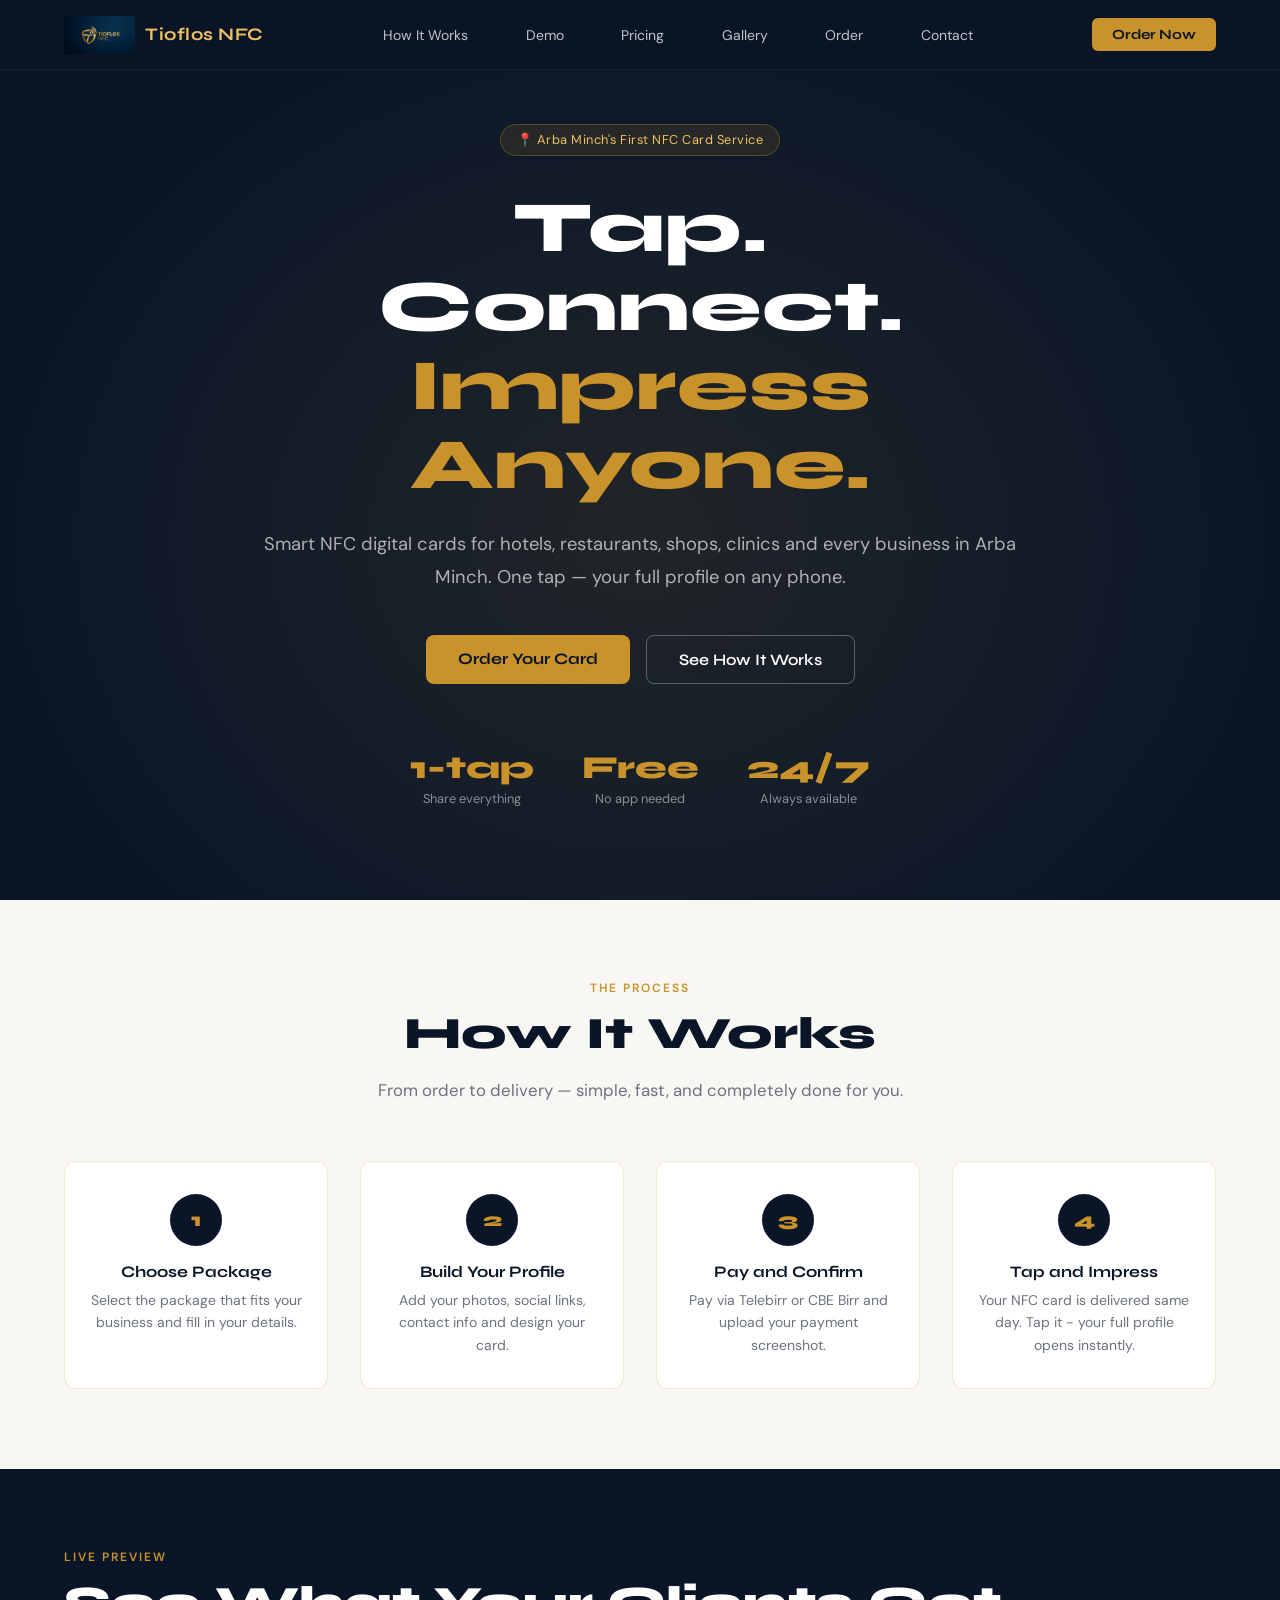
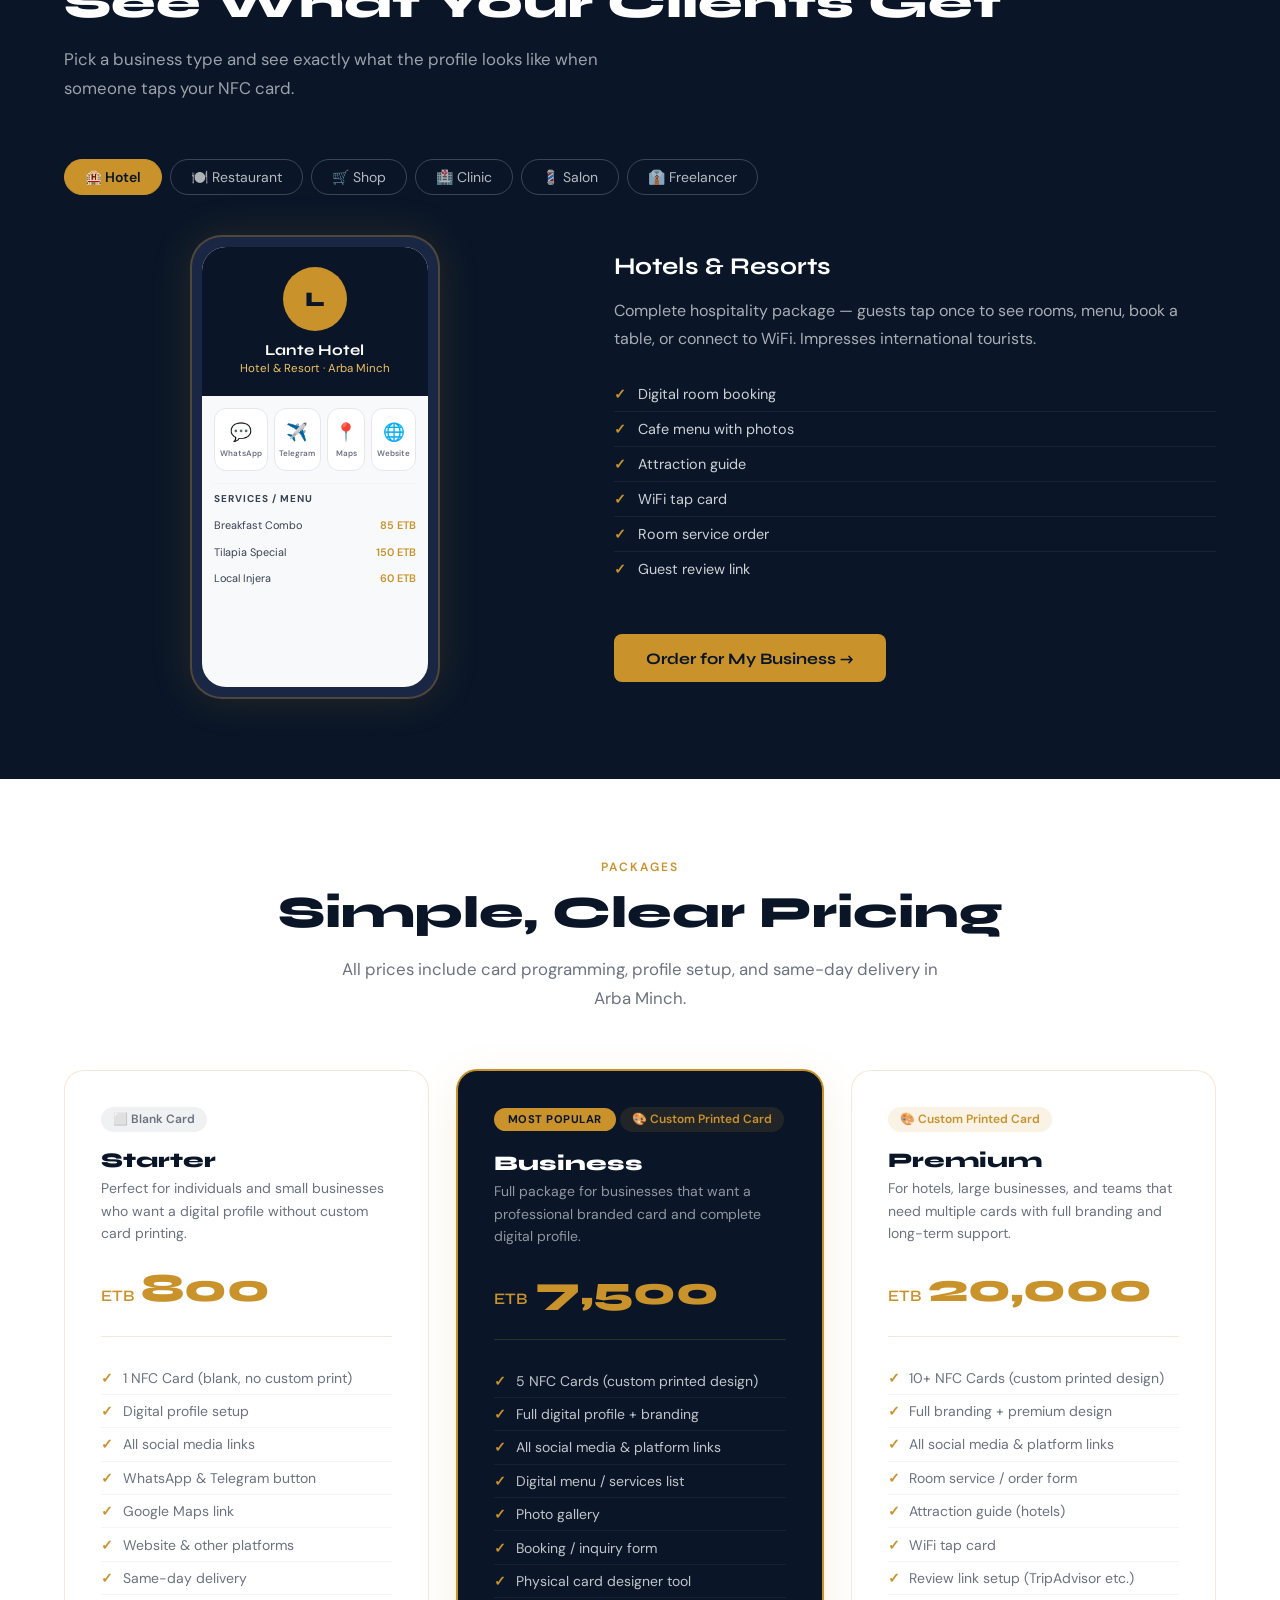
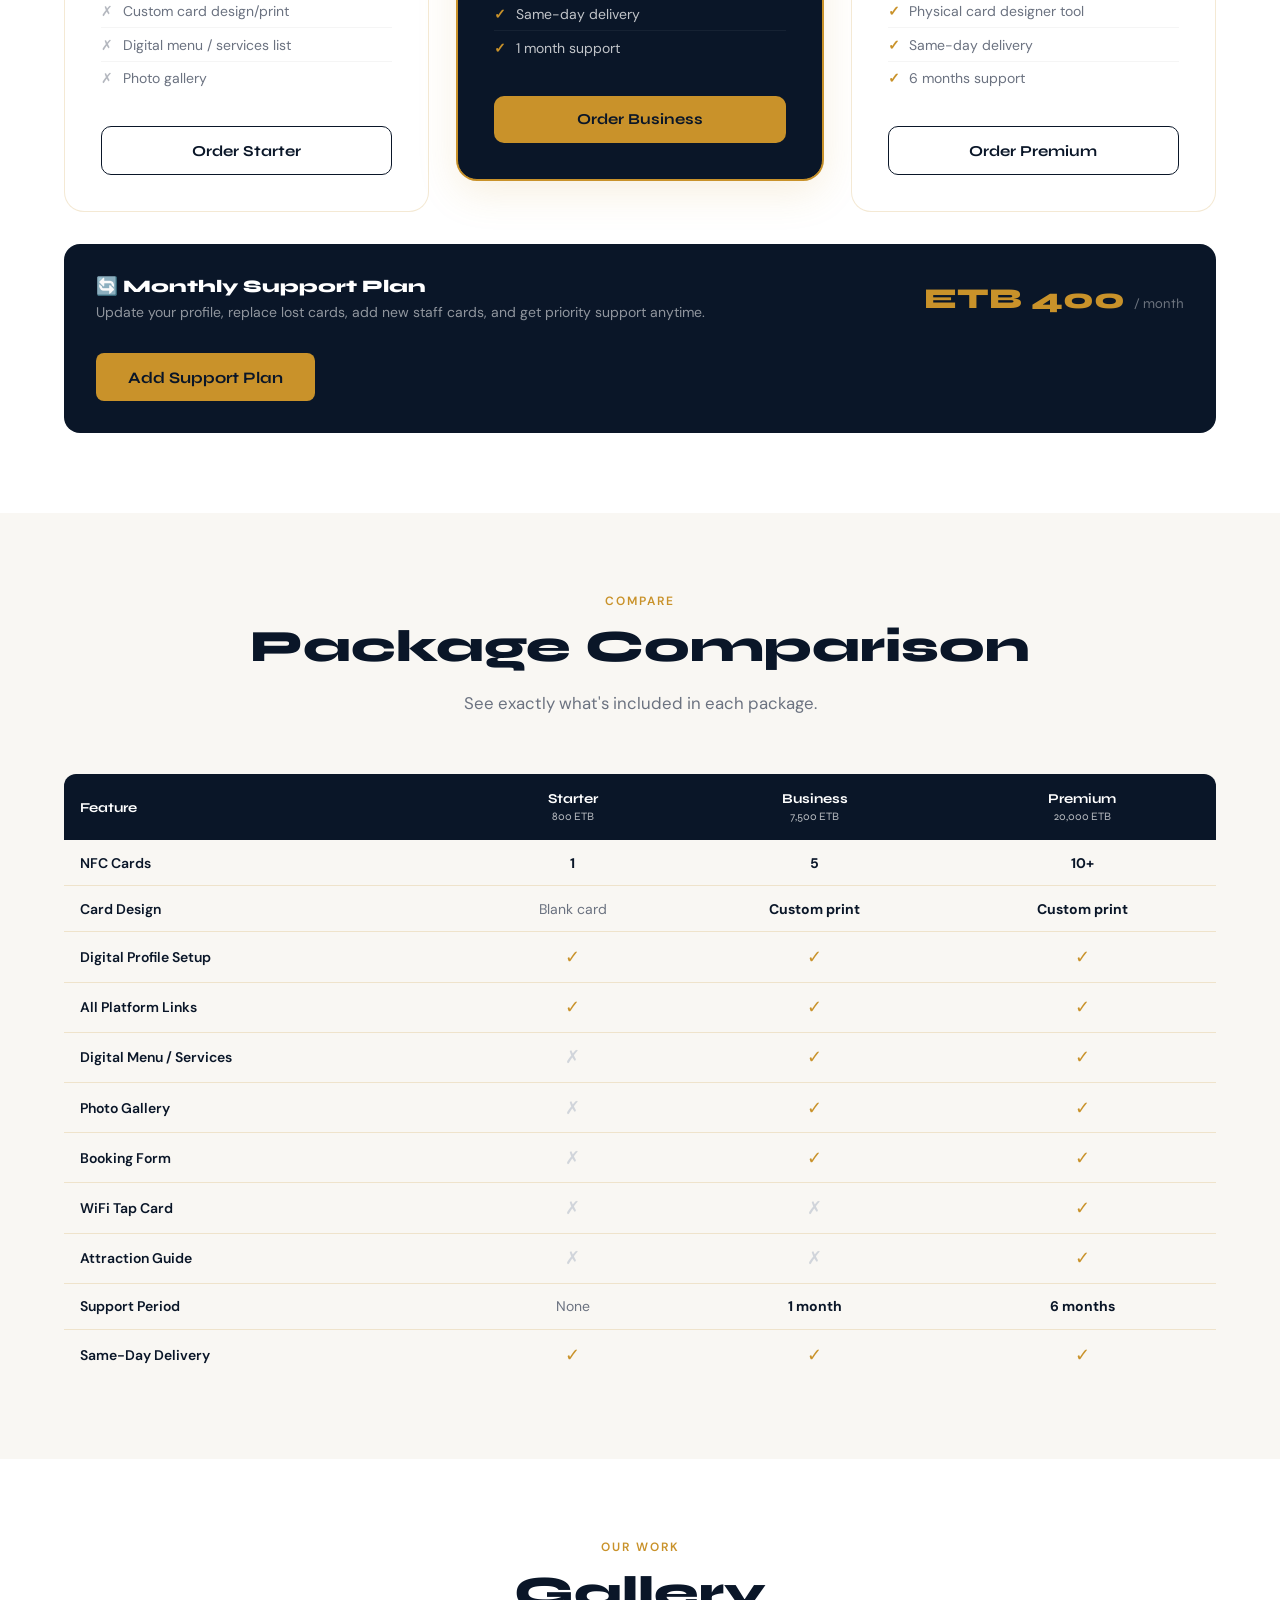
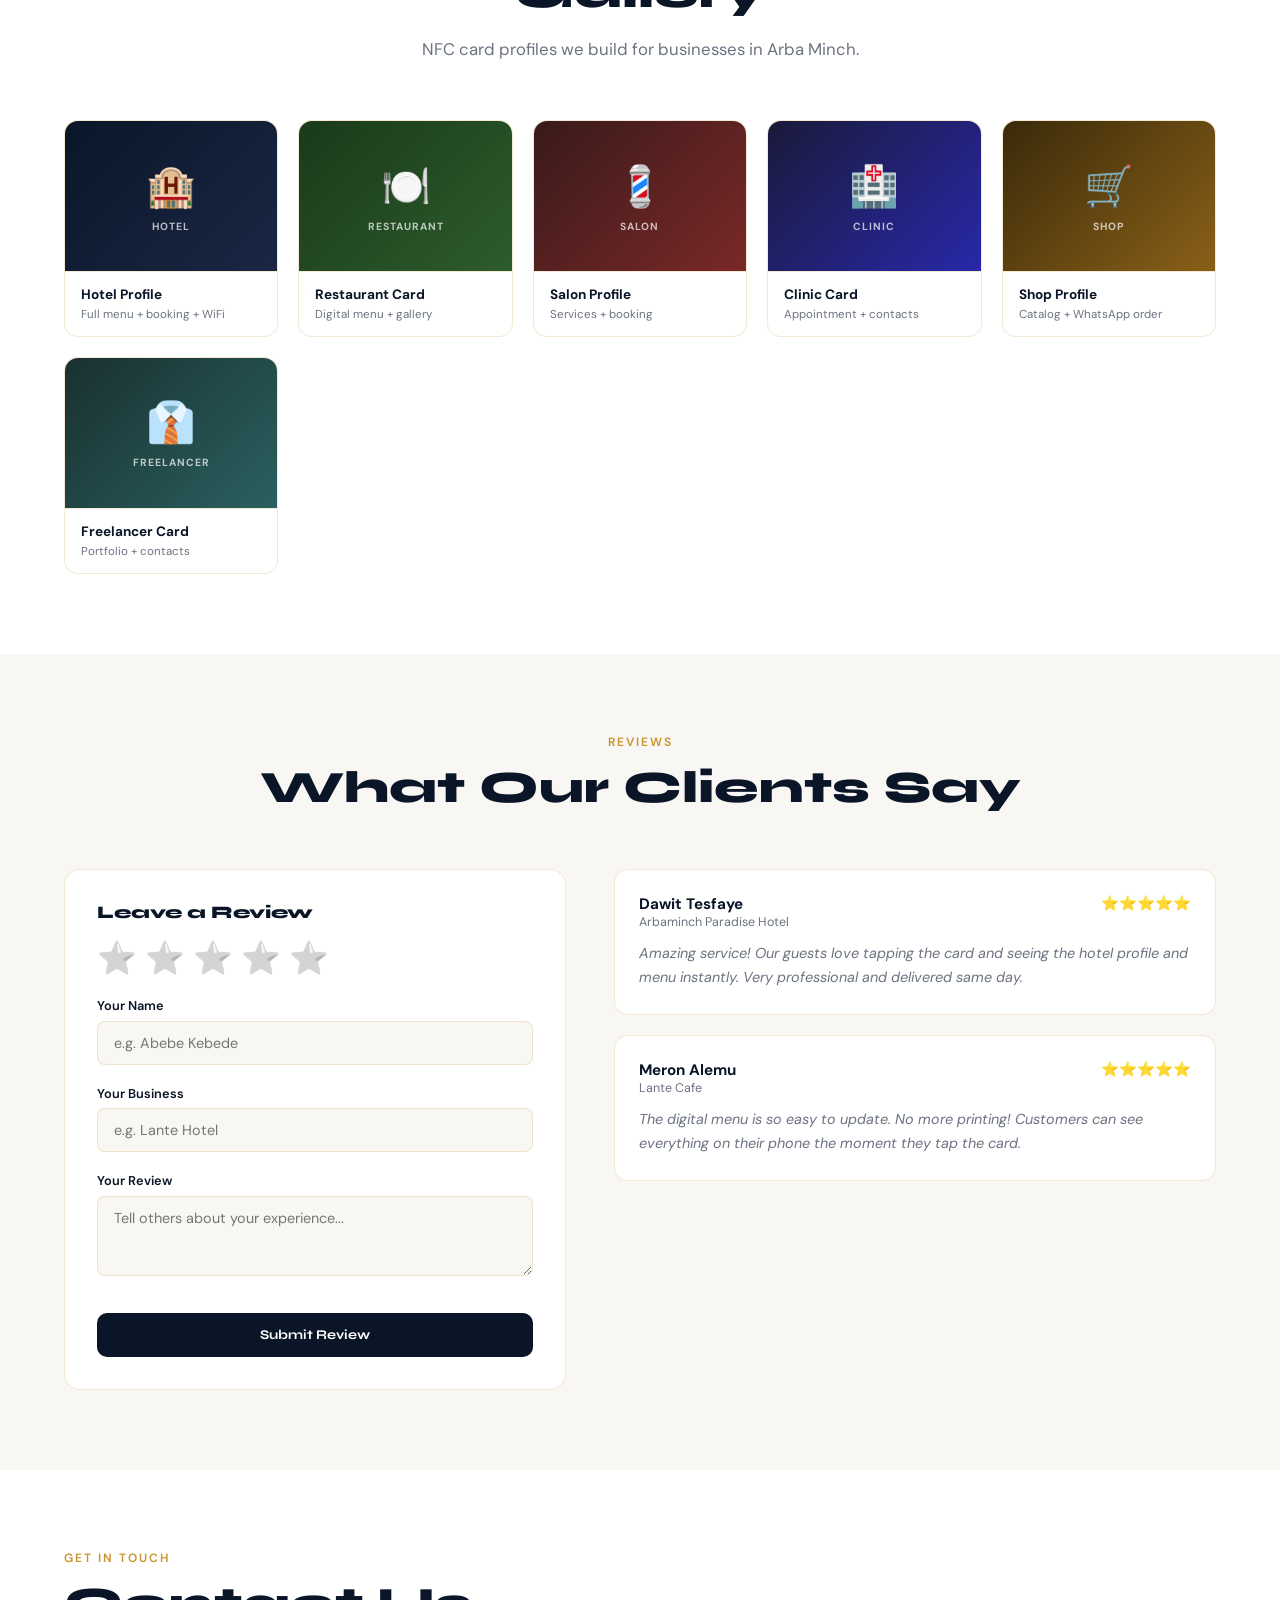
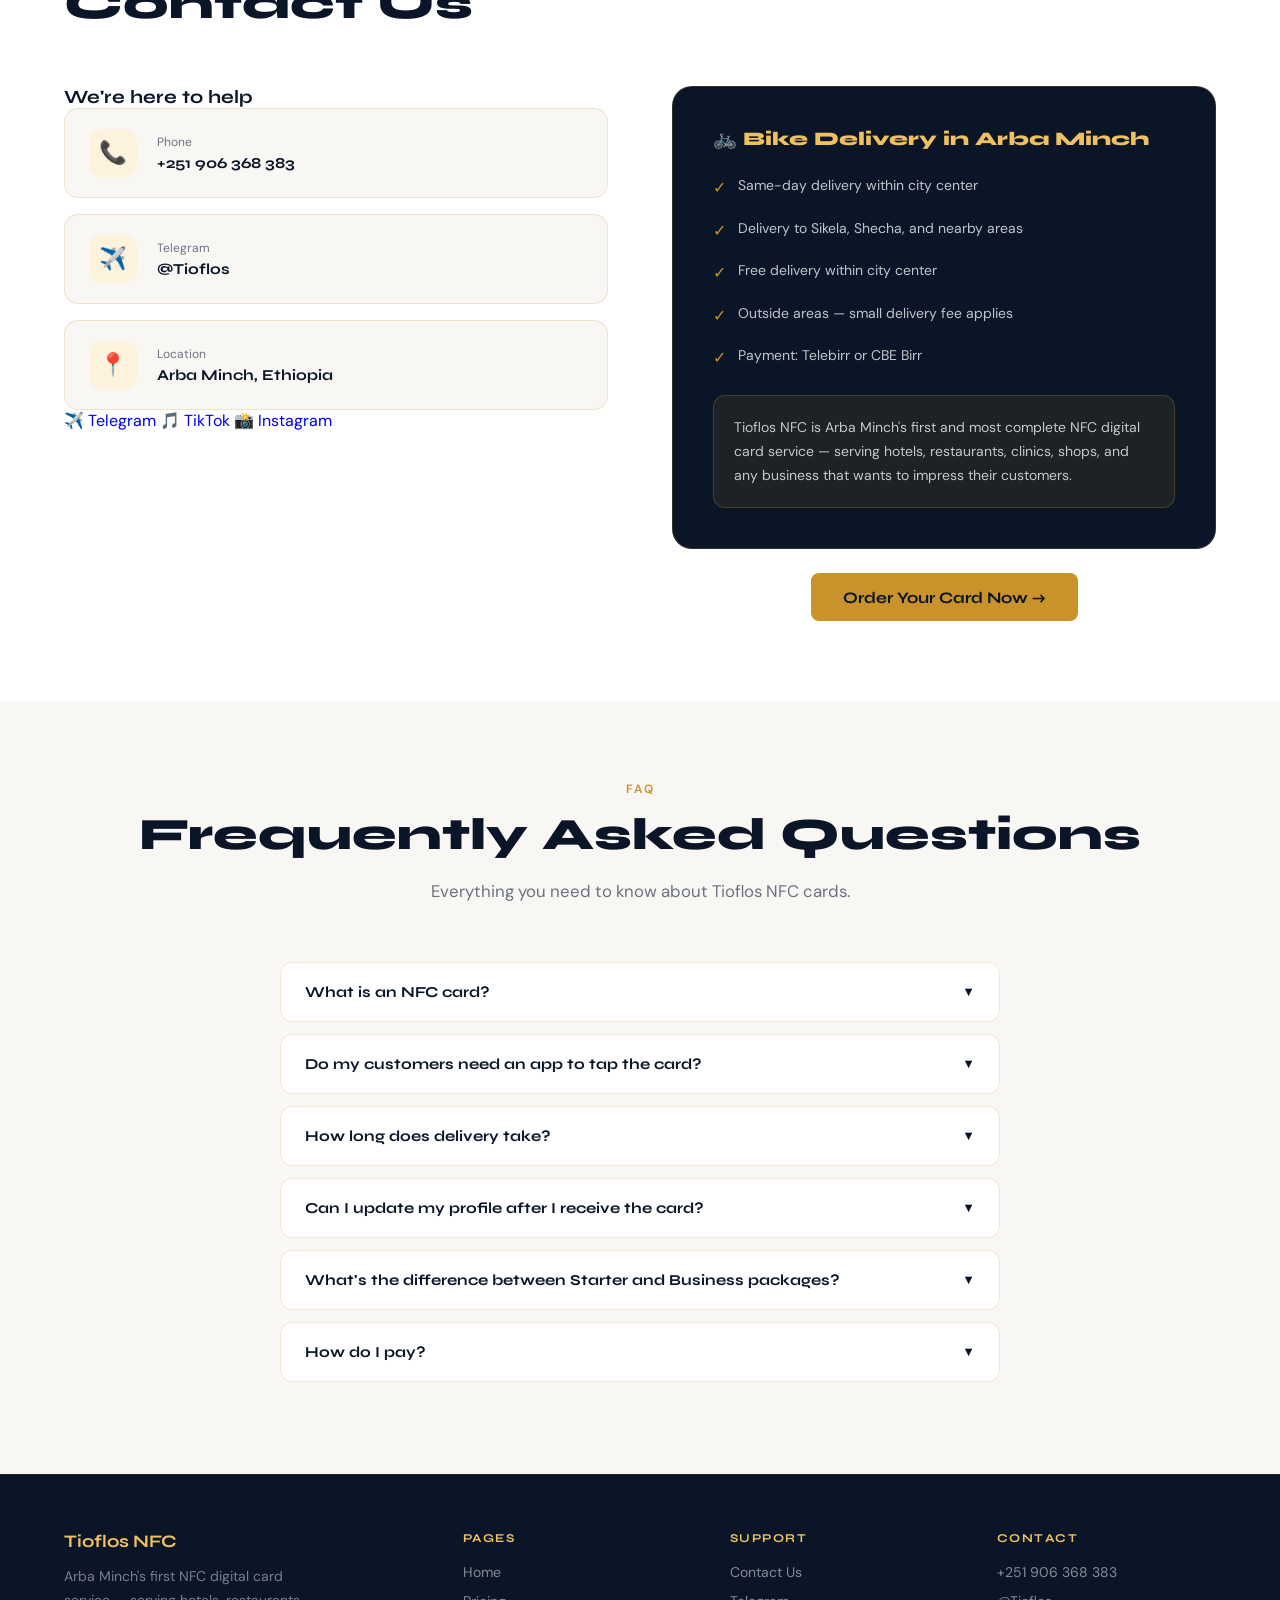
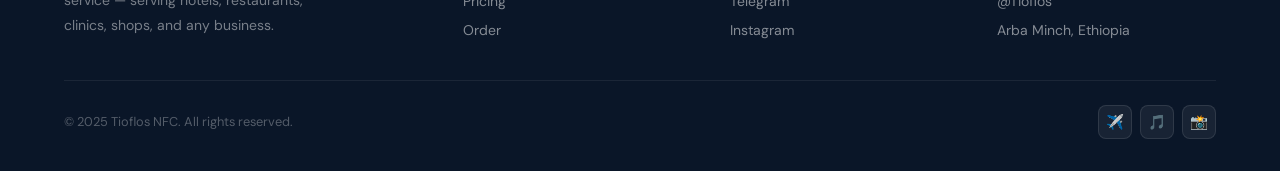
<file: contact.html>
<!DOCTYPE html>
<html>
<head>
  <meta charset="utf-8">
  <title>Redirecting...</title>
  <meta http-equiv="refresh" content="0; url=index.html#contact">
  <script type="text/javascript">
    window.location.href = "index.html#contact";
  </script>
</head>
<body>
  <p>If you are not redirected, <a href="index.html#contact">click here to go to our Contact section</a>.</p>
</body>
</html>
</file>
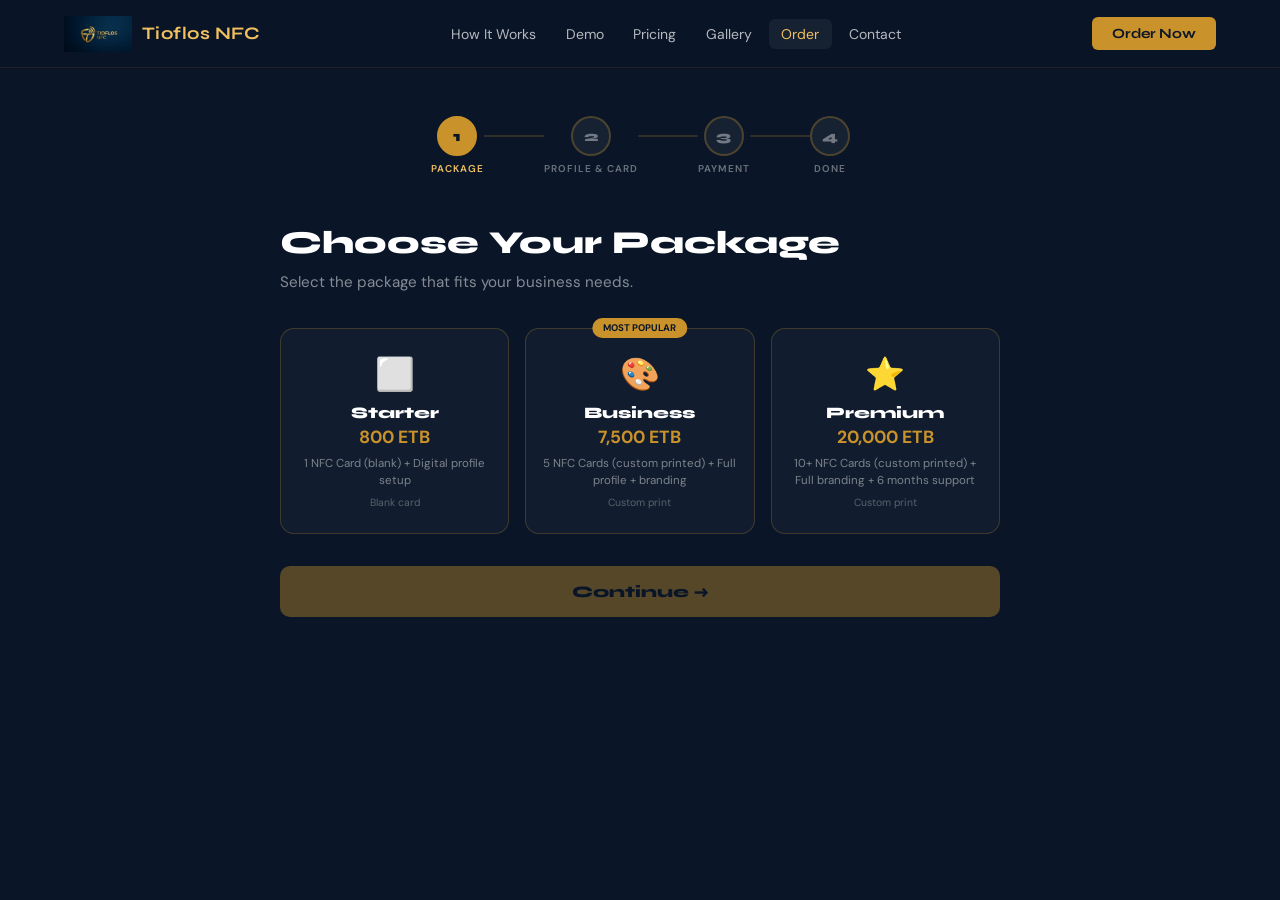
<file: designer.html>
<!DOCTYPE html>
<html>
<head>
  <meta charset="utf-8">
  <title>Redirecting...</title>
  <meta http-equiv="refresh" content="0; url=order.html">
  <script type="text/javascript">
    window.location.href = "order.html";
  </script>
</head>
<body>
  <p>If you are not redirected, <a href="order.html">click here to go to the order page</a>.</p>
</body>
</html>
</file>
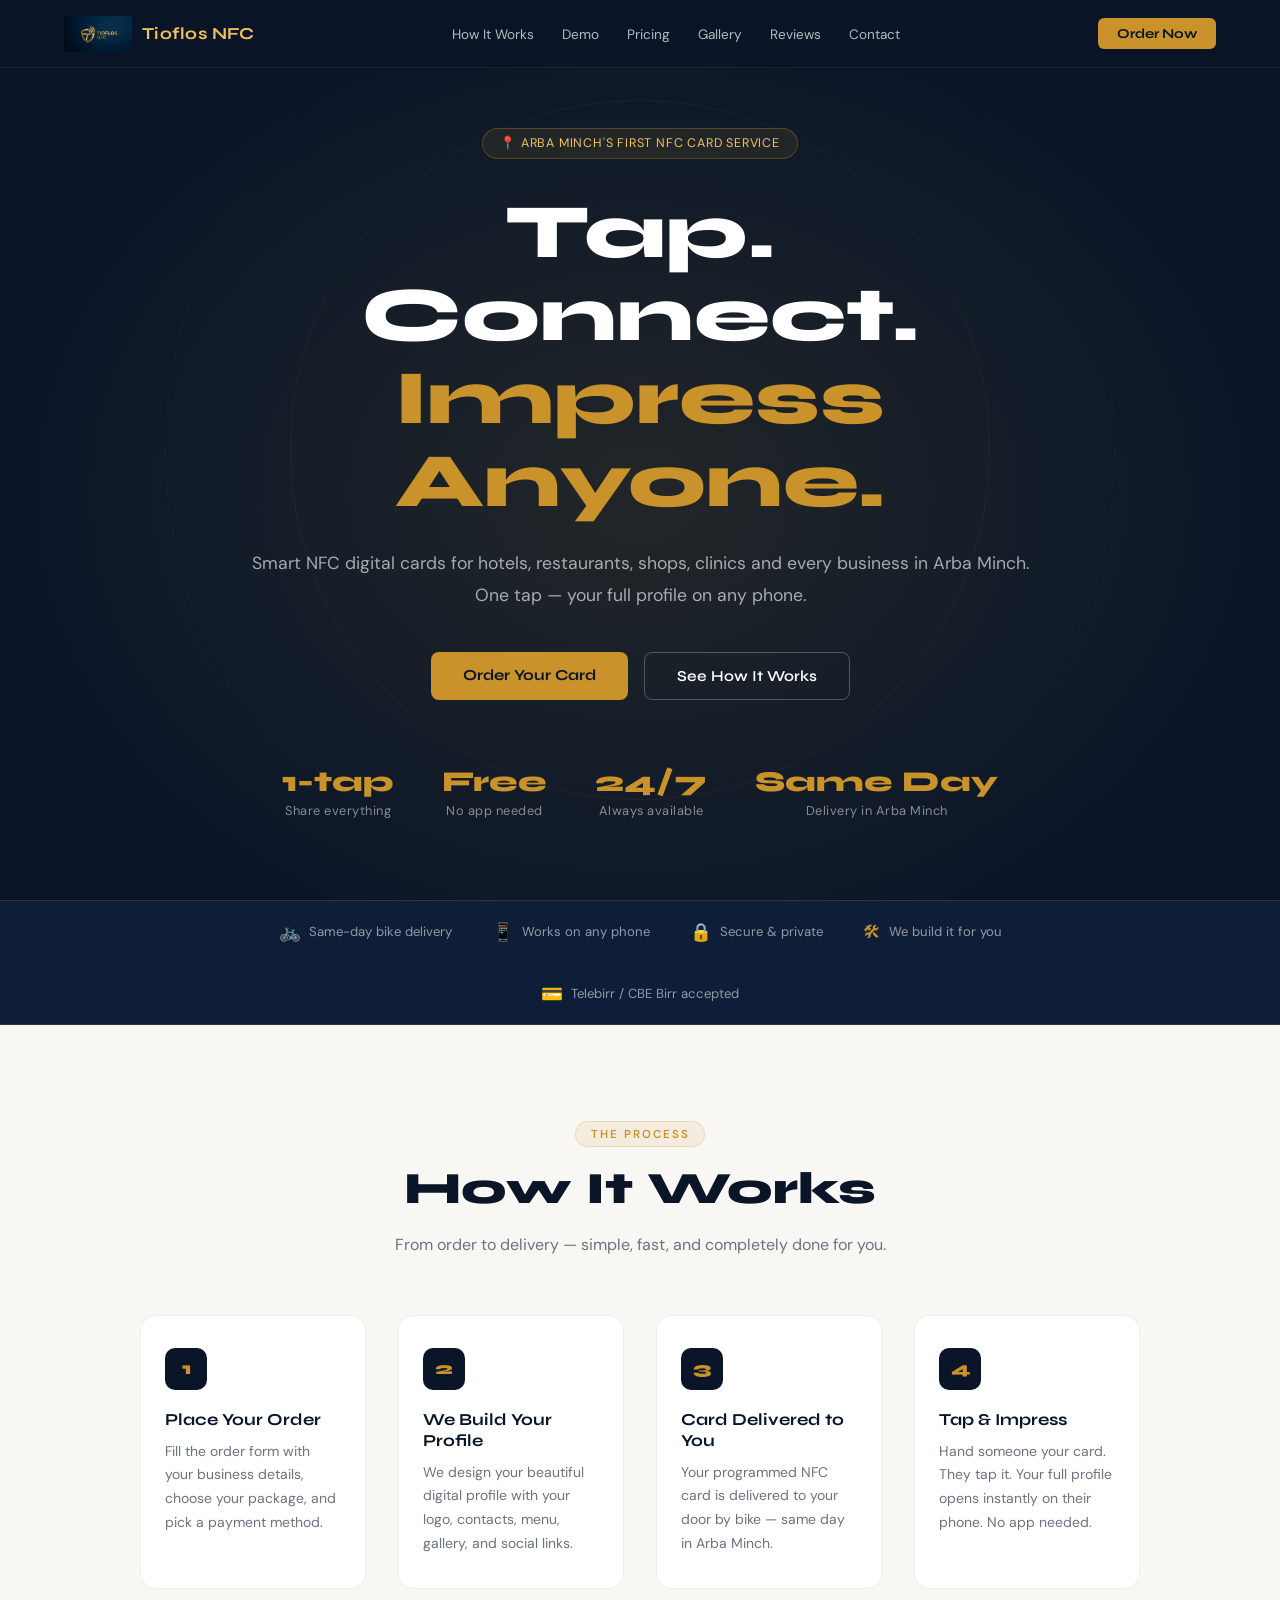
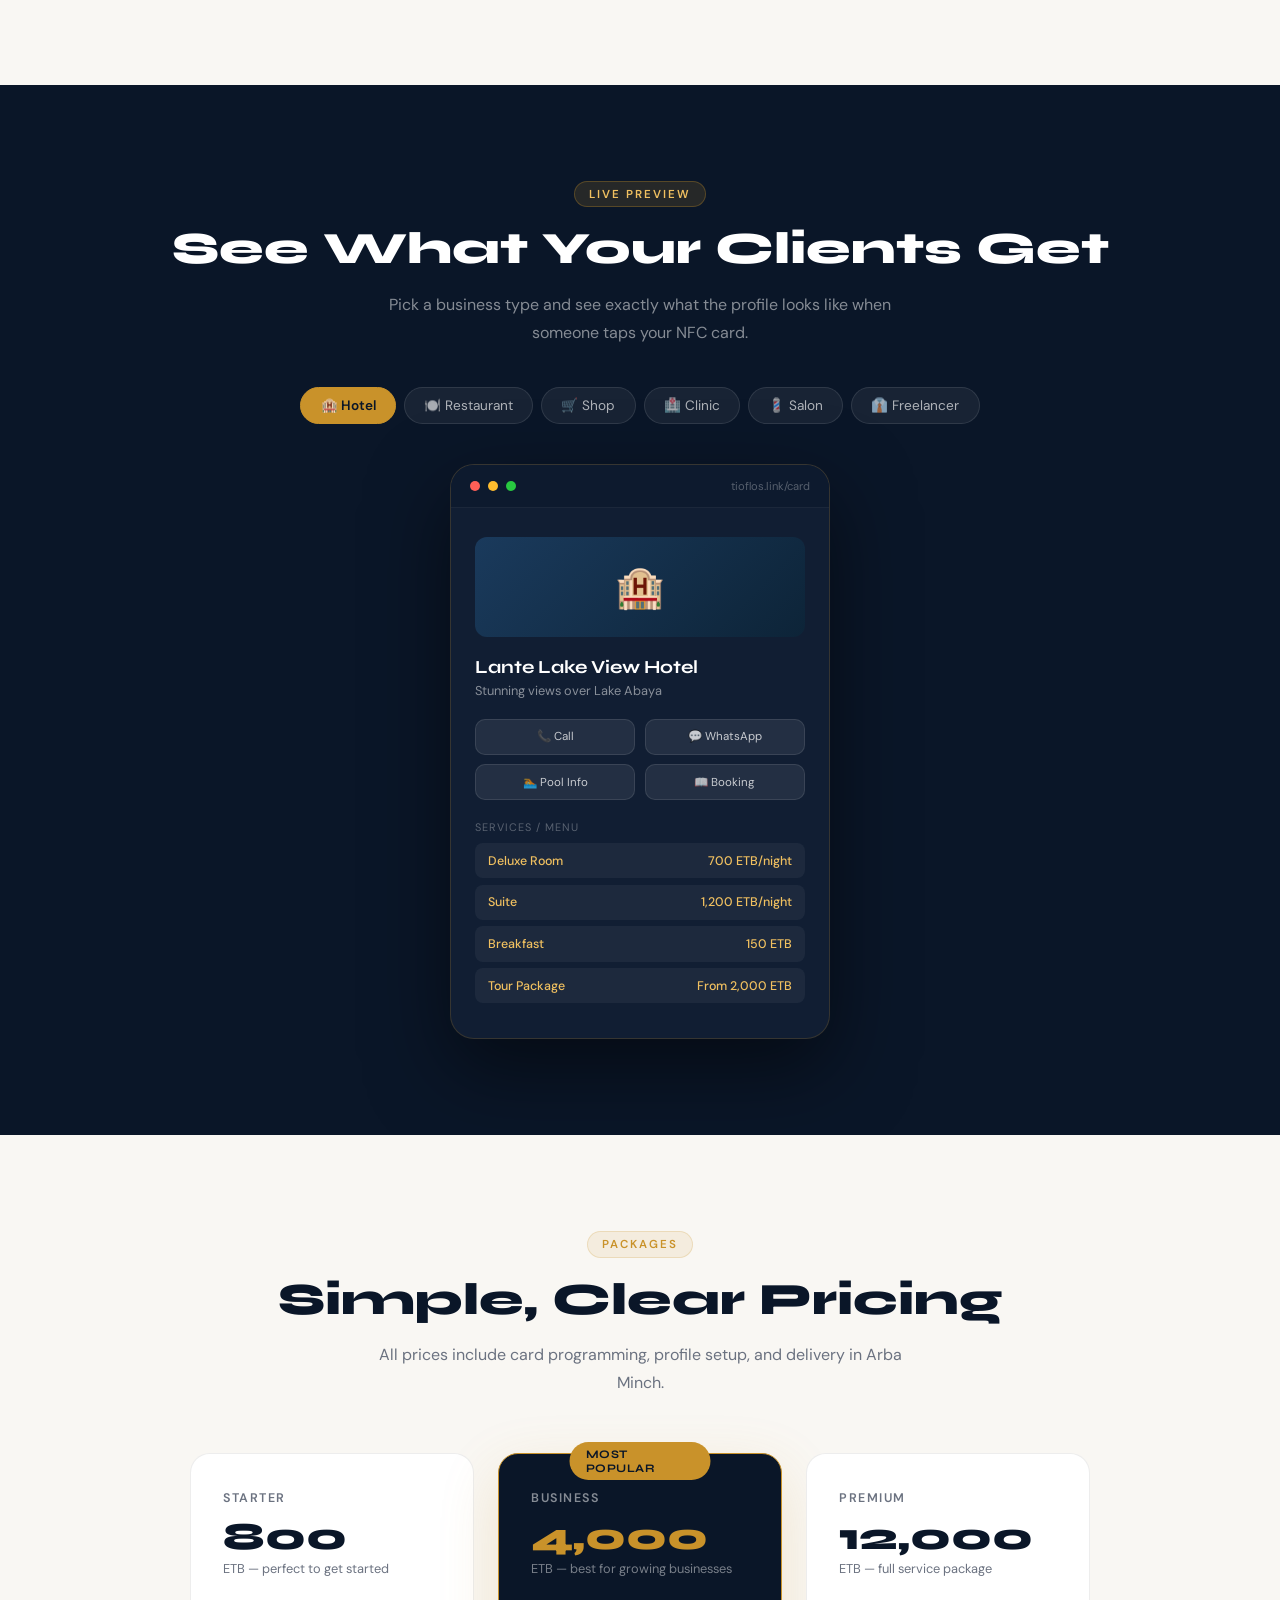
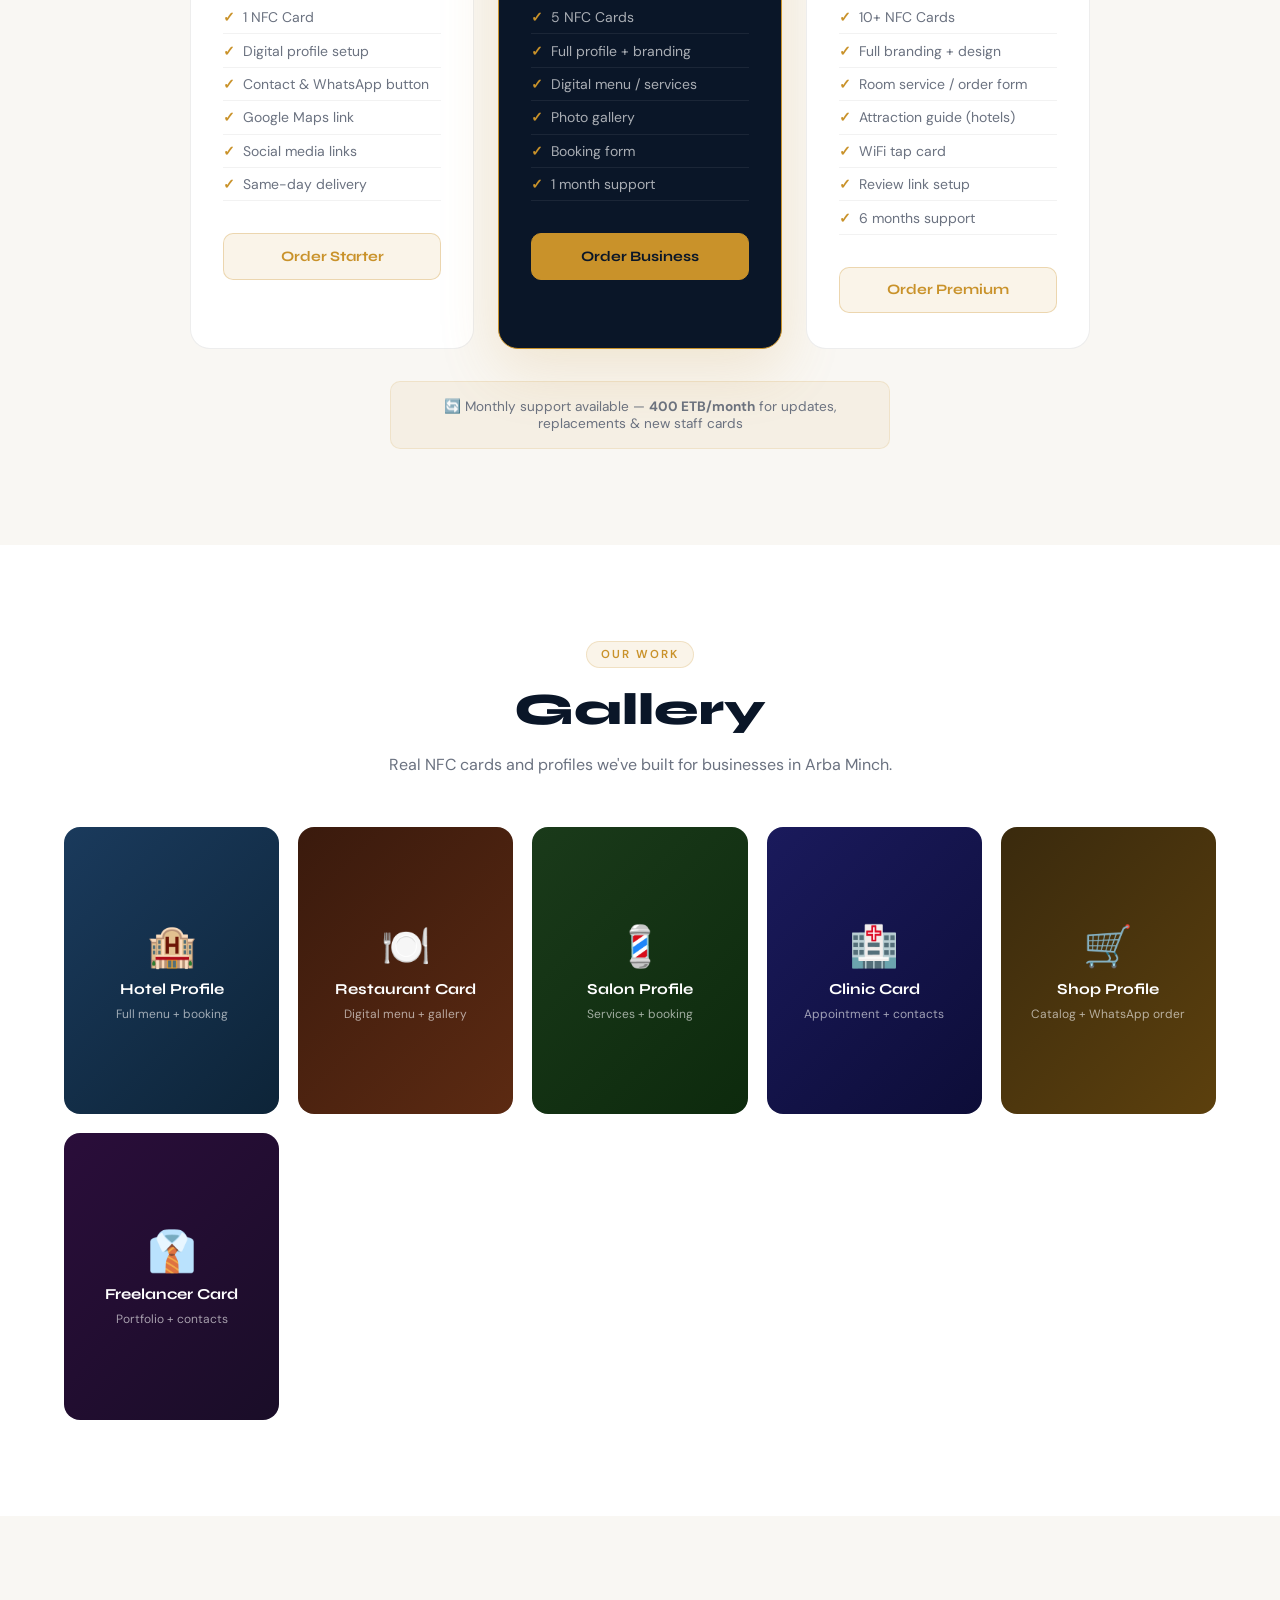
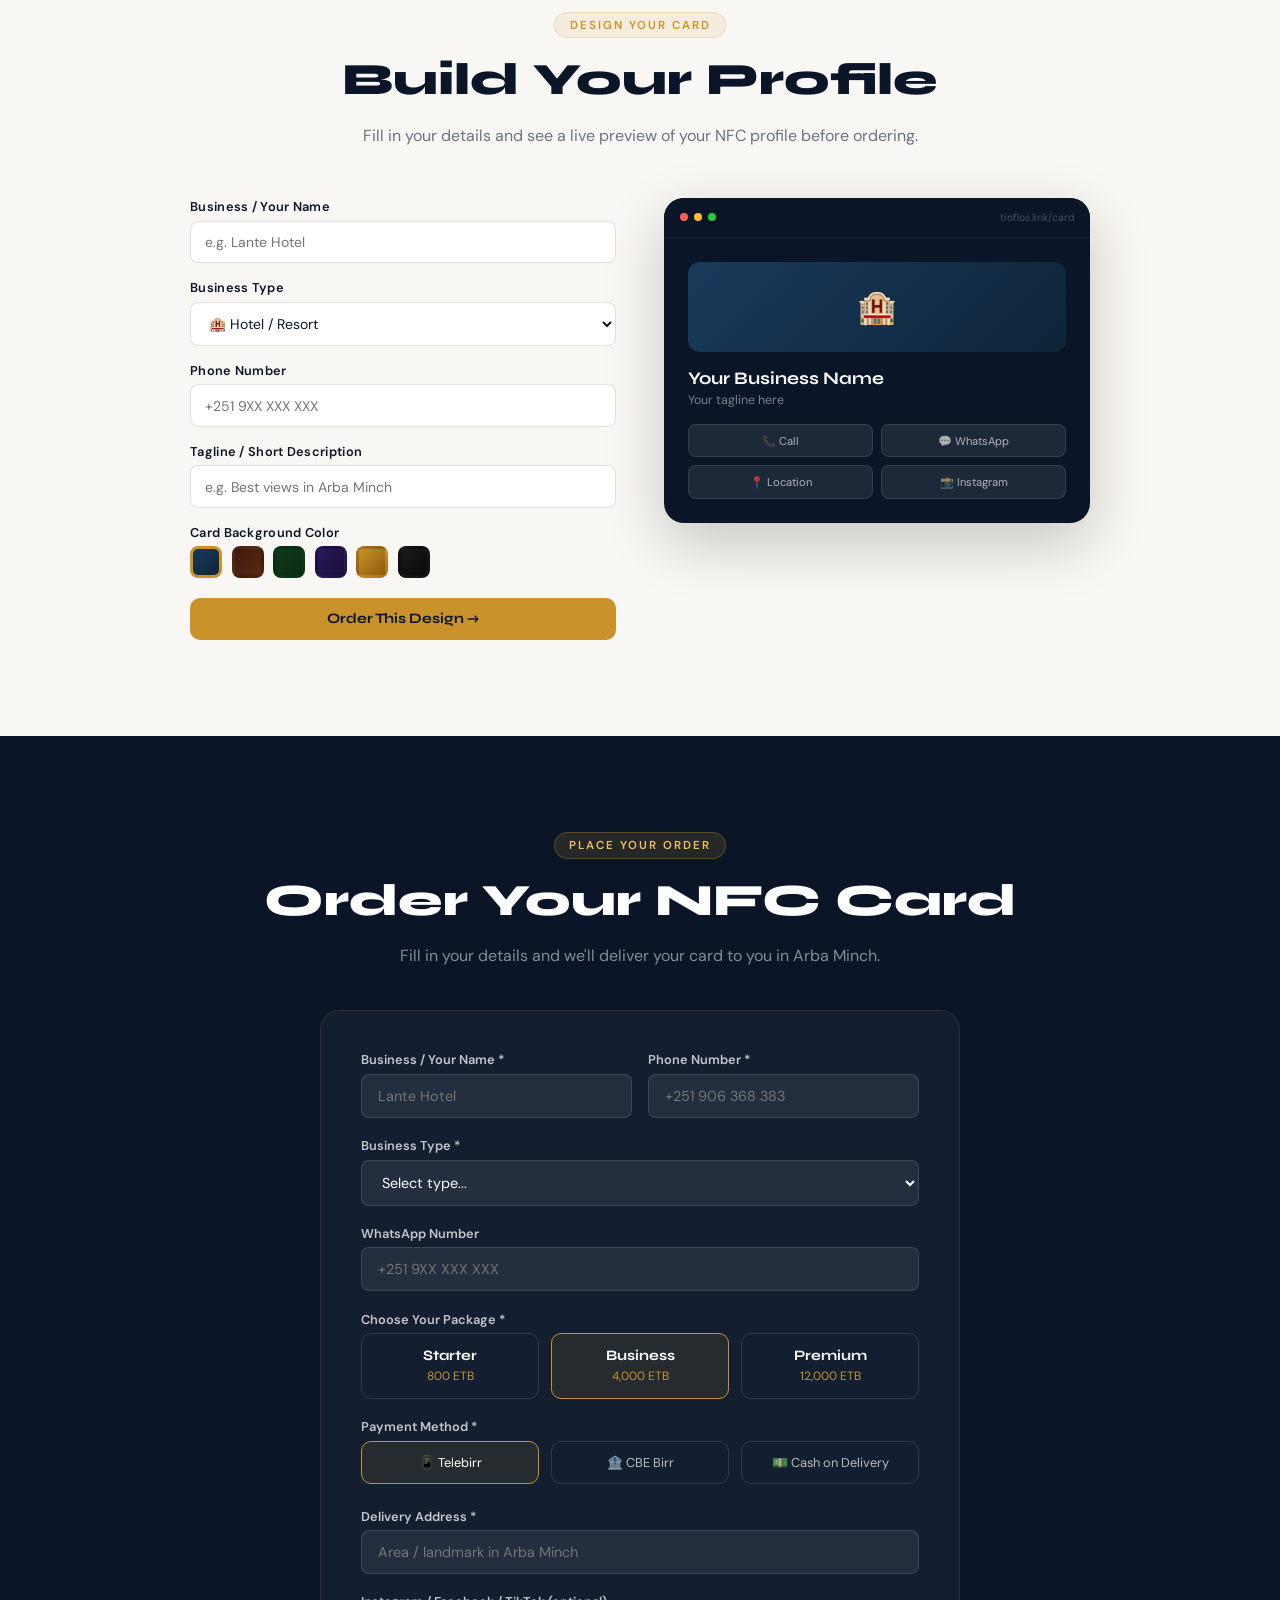
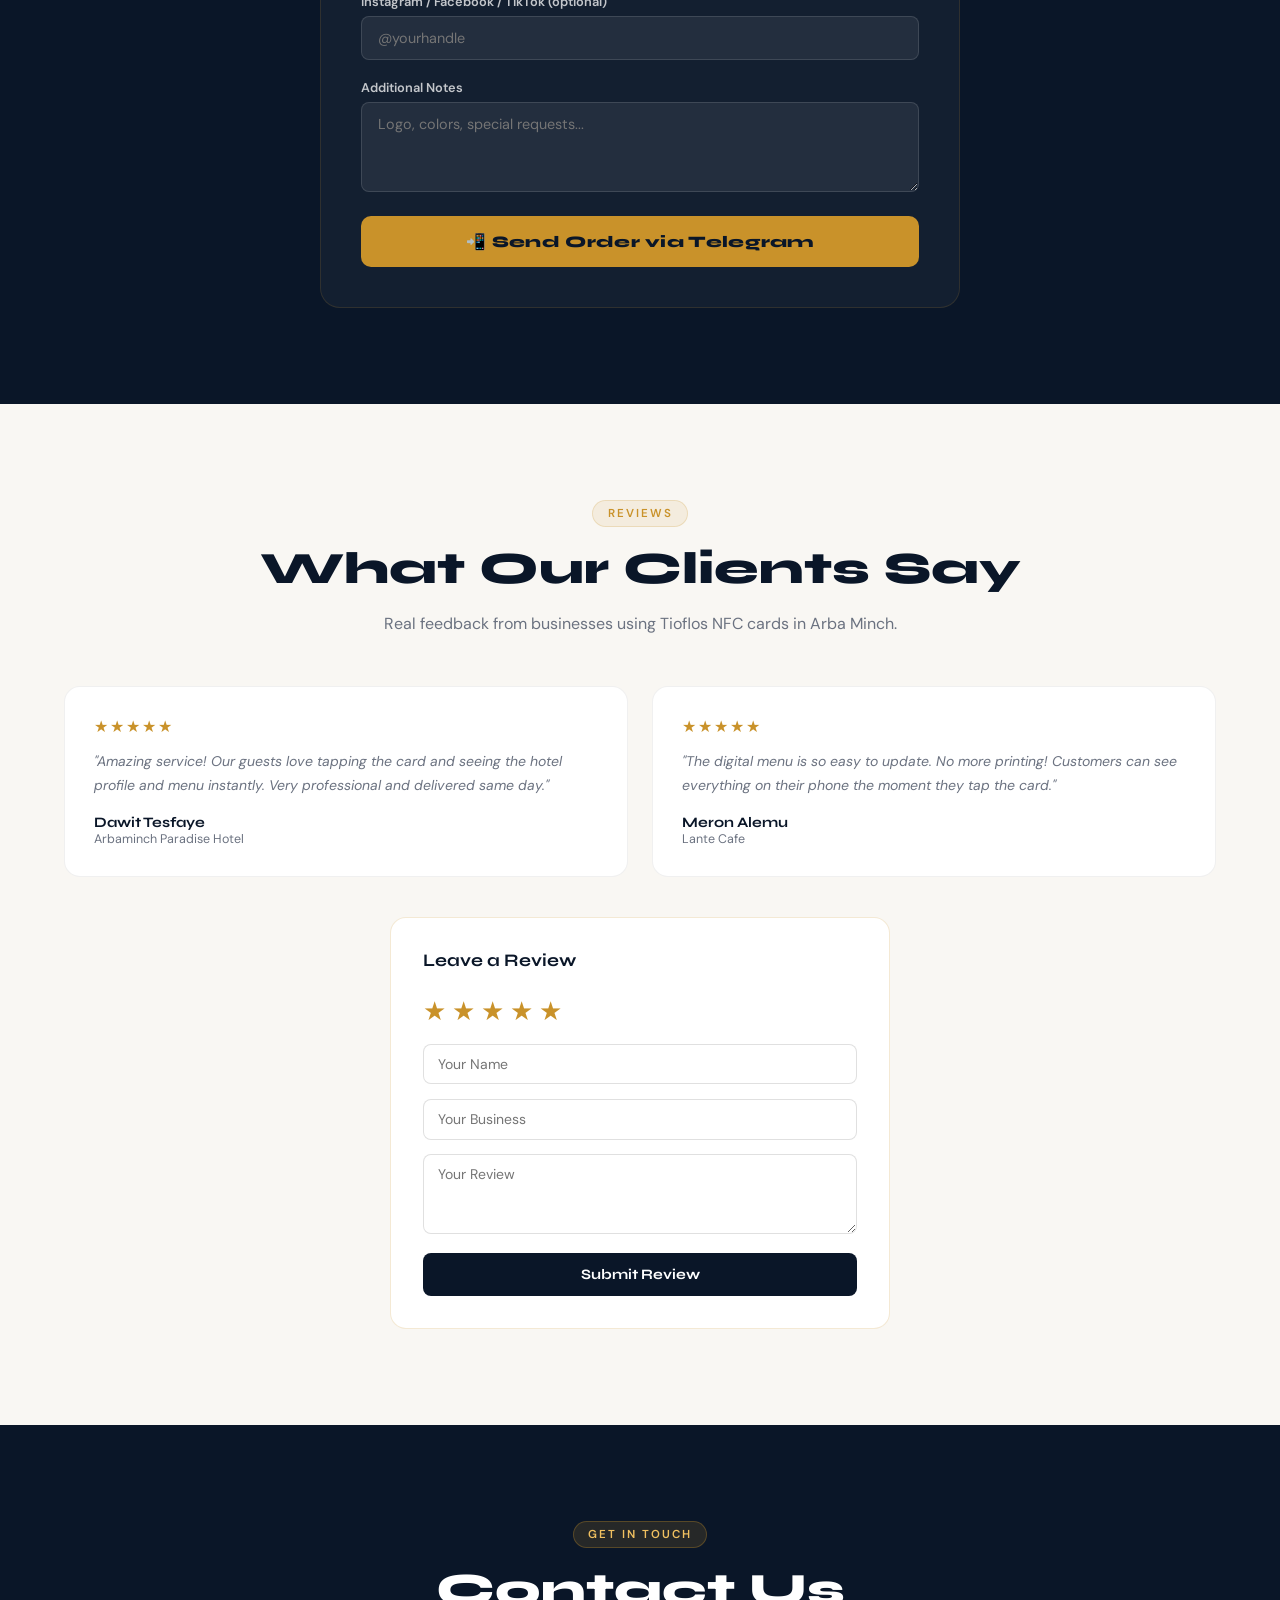
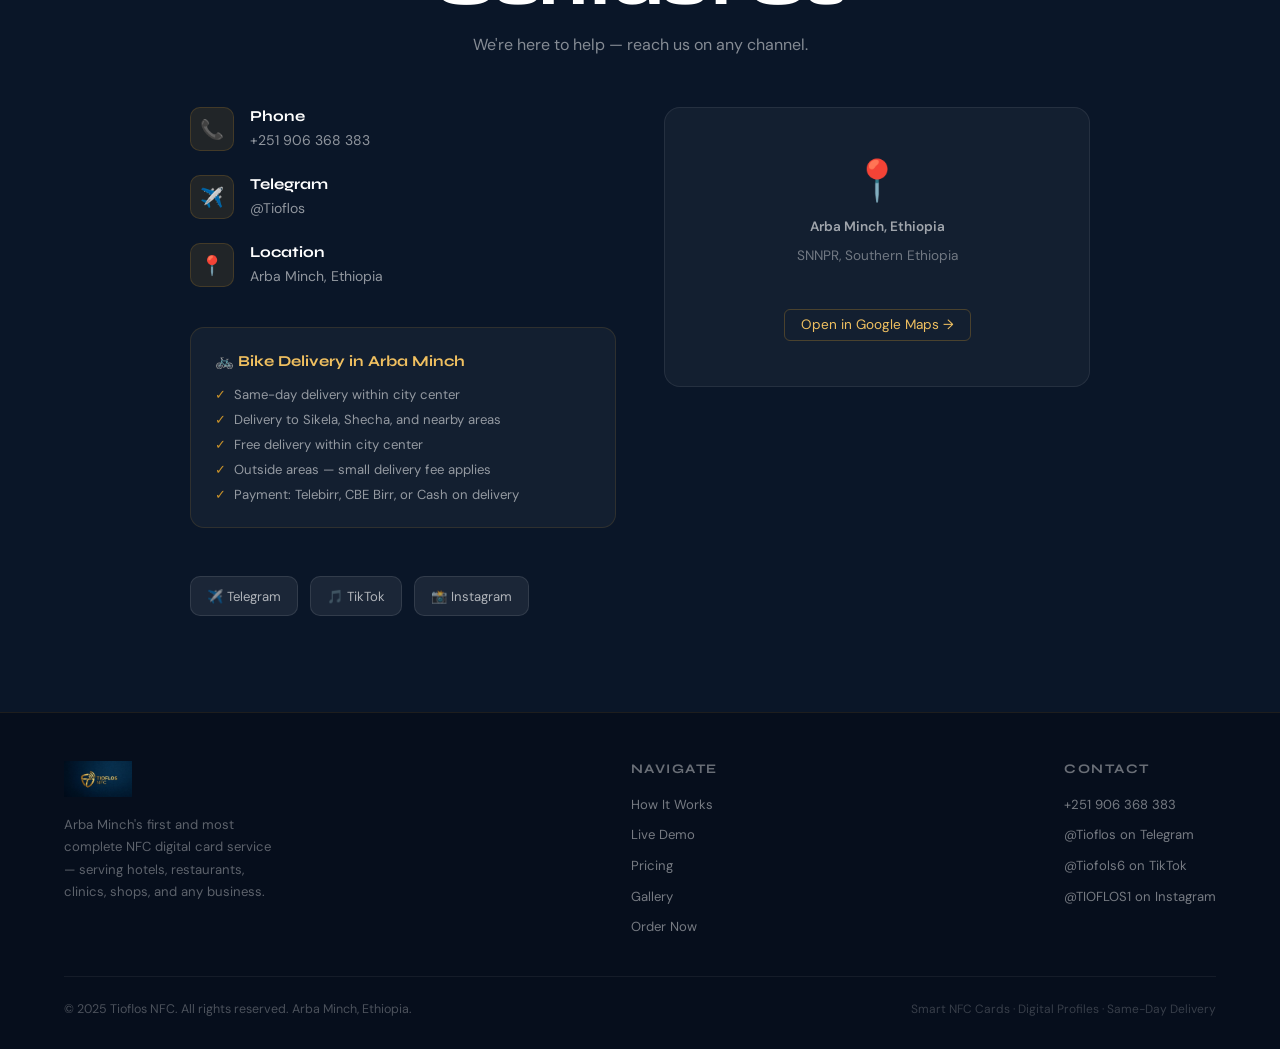
<file: ind.html>
<!DOCTYPE html>
<html lang="en">
<head>
<meta charset="UTF-8">
<meta name="viewport" content="width=device-width, initial-scale=1.0">
<title>Tioflos NFC — Smart Digital Cards for Every Business</title>
<link href="https://fonts.googleapis.com/css2?family=Syne:wght@400;600;700;800&family=DM+Sans:ital,wght@0,300;0,400;0,500;1,400&display=swap" rel="stylesheet">
<style>
:root {
  --navy: #0A1628;
  --navy2: #0f1e38;
  --gold: #C9922A;
  --gold-light: #F0C060;
  --gold-pale: #FDF3DC;
  --white: #FFFFFF;
  --off-white: #F9F7F3;
  --mid: #6B7280;
  --border: rgba(201,146,42,0.2);
}
*{margin:0;padding:0;box-sizing:border-box;}
html{scroll-behavior:smooth;}
body{font-family:'DM Sans',sans-serif;background:var(--white);color:var(--navy);overflow-x:hidden;}
h1,h2,h3,h4{font-family:'Syne',sans-serif;}

/* ── NAV ── */
nav{position:fixed;top:0;left:0;right:0;z-index:200;background:rgba(10,22,40,0.97);backdrop-filter:blur(14px);padding:0 5%;display:flex;align-items:center;justify-content:space-between;height:68px;border-bottom:1px solid rgba(201,146,42,0.12);}
.nav-logo{display:flex;align-items:center;gap:10px;text-decoration:none;}
.nav-logo img{height:36px;}
.nav-logo span{font-family:'Syne',sans-serif;font-weight:700;font-size:1.05rem;color:var(--gold-light);letter-spacing:0.5px;}
.nav-links{display:flex;gap:1.75rem;list-style:none;}
.nav-links a{color:rgba(255,255,255,0.7);text-decoration:none;font-size:0.85rem;transition:color 0.2s;}
.nav-links a:hover{color:var(--gold-light);}
.nav-cta{background:var(--gold);color:var(--navy);padding:0.45rem 1.2rem;border-radius:6px;font-family:'Syne',sans-serif;font-weight:700;font-size:0.85rem;text-decoration:none;transition:background 0.2s;}
.nav-cta:hover{background:var(--gold-light);}
.hamburger{display:none;flex-direction:column;gap:5px;cursor:pointer;padding:4px;}
.hamburger span{width:24px;height:2px;background:var(--gold-light);border-radius:2px;transition:all 0.3s;}
.mobile-menu{display:none;position:fixed;top:68px;left:0;right:0;background:rgba(10,22,40,0.99);padding:1.5rem 5%;flex-direction:column;gap:1rem;z-index:199;border-bottom:1px solid var(--border);}
.mobile-menu a{color:rgba(255,255,255,0.8);text-decoration:none;font-size:1rem;padding:0.5rem 0;border-bottom:1px solid rgba(255,255,255,0.06);}
.mobile-menu.open{display:flex;}

/* ── HERO ── */
.hero{min-height:100vh;background:var(--navy);display:flex;align-items:center;justify-content:center;text-align:center;padding:8rem 5% 5rem;position:relative;overflow:hidden;}
.hero-bg{position:absolute;inset:0;background:radial-gradient(ellipse at 50% 55%, rgba(201,146,42,0.13) 0%, transparent 68%);}
.hero-ring{position:absolute;width:700px;height:700px;border-radius:50%;border:1px solid rgba(201,146,42,0.07);top:50%;left:50%;transform:translate(-50%,-50%);}
.hero-ring2{width:950px;height:950px;border-color:rgba(201,146,42,0.04);}
.hero-content{position:relative;max-width:800px;}
.hero-badge{display:inline-flex;align-items:center;gap:8px;background:rgba(201,146,42,0.1);border:1px solid rgba(201,146,42,0.3);border-radius:100px;padding:0.4rem 1.1rem;margin-bottom:2rem;font-size:0.78rem;color:var(--gold-light);letter-spacing:0.8px;text-transform:uppercase;animation:fadeUp 0.6s ease both;}
.hero h1{font-size:clamp(2.6rem,6.5vw,4.8rem);font-weight:800;color:var(--white);line-height:1.08;margin-bottom:1.5rem;animation:fadeUp 0.6s 0.1s ease both;}
.hero h1 span{color:var(--gold);}
.hero p{font-size:1.1rem;color:rgba(255,255,255,0.62);line-height:1.85;margin-bottom:2.5rem;animation:fadeUp 0.6s 0.2s ease both;}
.hero-btns{display:flex;gap:1rem;justify-content:center;flex-wrap:wrap;animation:fadeUp 0.6s 0.3s ease both;}
.btn-primary{background:var(--gold);color:var(--navy);padding:0.9rem 2rem;border-radius:8px;font-family:'Syne',sans-serif;font-weight:700;font-size:0.95rem;text-decoration:none;transition:transform 0.2s,background 0.2s;display:inline-block;}
.btn-primary:hover{background:var(--gold-light);transform:translateY(-2px);}
.btn-secondary{background:transparent;color:var(--white);border:1px solid rgba(255,255,255,0.25);padding:0.9rem 2rem;border-radius:8px;font-family:'Syne',sans-serif;font-weight:600;font-size:0.95rem;text-decoration:none;transition:all 0.2s;display:inline-block;}
.btn-secondary:hover{border-color:var(--gold-light);color:var(--gold-light);}
.hero-stats{display:flex;gap:3rem;justify-content:center;margin-top:4rem;flex-wrap:wrap;animation:fadeUp 0.6s 0.4s ease both;}
.hero-stat{text-align:center;}
.hero-stat strong{display:block;font-family:'Syne',sans-serif;font-size:1.8rem;font-weight:800;color:var(--gold);}
.hero-stat span{font-size:0.8rem;color:rgba(255,255,255,0.5);letter-spacing:0.5px;}

/* ── TRUST BAR ── */
.trust-bar{background:var(--navy2);padding:1.2rem 5%;border-top:1px solid var(--border);border-bottom:1px solid var(--border);}
.trust-inner{max-width:900px;margin:0 auto;display:flex;align-items:center;justify-content:center;gap:2.5rem;flex-wrap:wrap;}
.trust-item{display:flex;align-items:center;gap:8px;color:rgba(255,255,255,0.55);font-size:0.82rem;}
.trust-item .ti{color:var(--gold);font-size:1.1rem;}

/* ── SECTION COMMON ── */
section{padding:6rem 5%;}
.section-label{display:inline-block;font-size:0.72rem;font-weight:600;letter-spacing:2px;text-transform:uppercase;color:var(--gold);background:rgba(201,146,42,0.1);padding:0.3rem 0.9rem;border-radius:100px;margin-bottom:1rem;border:1px solid rgba(201,146,42,0.2);}
.section-title{font-size:clamp(1.8rem,4vw,2.8rem);font-weight:800;line-height:1.15;margin-bottom:1rem;}
.section-sub{color:var(--mid);font-size:1rem;line-height:1.75;max-width:560px;}
.section-center{text-align:center;}
.section-center .section-sub{margin:0 auto;}

/* ── HOW IT WORKS ── */
#how{background:var(--off-white);}
.steps-grid{display:grid;grid-template-columns:repeat(auto-fit,minmax(220px,1fr));gap:2rem;margin-top:3.5rem;max-width:1000px;margin-left:auto;margin-right:auto;}
.step-card{background:var(--white);border-radius:16px;padding:2rem 1.5rem;border:1px solid rgba(0,0,0,0.06);position:relative;transition:transform 0.3s,box-shadow 0.3s;}
.step-card:hover{transform:translateY(-4px);box-shadow:0 12px 40px rgba(201,146,42,0.1);}
.step-num{width:42px;height:42px;border-radius:10px;background:var(--navy);color:var(--gold);font-family:'Syne',sans-serif;font-weight:800;font-size:1.1rem;display:flex;align-items:center;justify-content:center;margin-bottom:1.2rem;}
.step-card h3{font-size:1.05rem;font-weight:700;margin-bottom:0.6rem;color:var(--navy);}
.step-card p{font-size:0.875rem;color:var(--mid);line-height:1.7;}

/* ── DEMO TABS ── */
#demo{background:var(--navy);}
#demo .section-title{color:var(--white);}
#demo .section-sub{color:rgba(255,255,255,0.5);}
.demo-tabs{display:flex;gap:0.5rem;flex-wrap:wrap;justify-content:center;margin-top:2.5rem;margin-bottom:2.5rem;}
.demo-tab{background:rgba(255,255,255,0.06);border:1px solid rgba(255,255,255,0.1);color:rgba(255,255,255,0.65);padding:0.55rem 1.2rem;border-radius:100px;font-size:0.85rem;cursor:pointer;transition:all 0.2s;font-family:'DM Sans',sans-serif;}
.demo-tab.active,.demo-tab:hover{background:var(--gold);color:var(--navy);border-color:var(--gold);font-weight:600;}
.demo-preview{max-width:380px;margin:0 auto;background:#111e33;border-radius:24px;overflow:hidden;border:1px solid rgba(201,146,42,0.2);box-shadow:0 30px 80px rgba(0,0,0,0.5);}
.demo-phone-bar{background:#0d1a2e;padding:0.9rem 1.2rem;display:flex;align-items:center;gap:8px;border-bottom:1px solid rgba(255,255,255,0.06);}
.demo-phone-dot{width:10px;height:10px;border-radius:50%;}
.demo-phone-bar span{font-size:0.7rem;color:rgba(255,255,255,0.3);margin-left:auto;}
.demo-profile{padding:1.8rem 1.5rem;}
.demo-cover{height:100px;border-radius:12px;margin-bottom:1.2rem;display:flex;align-items:center;justify-content:center;font-size:2.5rem;position:relative;overflow:hidden;}
.demo-avatar{width:56px;height:56px;border-radius:14px;background:rgba(255,255,255,0.15);border:2px solid rgba(255,255,255,0.3);display:flex;align-items:center;justify-content:center;font-size:1.5rem;}
.demo-biz-name{color:var(--white);font-family:'Syne',sans-serif;font-weight:700;font-size:1.15rem;margin-bottom:0.25rem;}
.demo-tagline{color:rgba(255,255,255,0.5);font-size:0.8rem;margin-bottom:1.2rem;}
.demo-btns{display:grid;grid-template-columns:1fr 1fr;gap:0.6rem;margin-bottom:1.2rem;}
.demo-btn{background:rgba(255,255,255,0.08);border:1px solid rgba(255,255,255,0.1);border-radius:10px;padding:0.6rem 0.4rem;text-align:center;font-size:0.72rem;color:rgba(255,255,255,0.75);cursor:pointer;transition:background 0.2s;}
.demo-btn:hover{background:rgba(201,146,42,0.2);}
.demo-section-label{font-size:0.68rem;text-transform:uppercase;letter-spacing:1px;color:rgba(255,255,255,0.3);margin-bottom:0.6rem;}
.demo-item{background:rgba(255,255,255,0.05);border-radius:8px;padding:0.6rem 0.8rem;margin-bottom:0.4rem;font-size:0.78rem;color:rgba(255,255,255,0.7);display:flex;justify-content:space-between;}
.demo-item span{color:var(--gold-light);font-weight:500;}

/* ── PRICING ── */
#pricing{background:var(--off-white);}
.pricing-grid{display:grid;grid-template-columns:repeat(auto-fit,minmax(260px,1fr));gap:1.5rem;margin-top:3.5rem;max-width:900px;margin-left:auto;margin-right:auto;}
.price-card{background:var(--white);border-radius:20px;padding:2.2rem 2rem;border:1px solid rgba(0,0,0,0.07);position:relative;transition:transform 0.3s,box-shadow 0.3s;}
.price-card:hover{transform:translateY(-5px);box-shadow:0 20px 50px rgba(201,146,42,0.1);}
.price-card.featured{background:var(--navy);border-color:var(--gold);box-shadow:0 20px 60px rgba(201,146,42,0.18);}
.price-badge{position:absolute;top:-12px;left:50%;transform:translateX(-50%);background:var(--gold);color:var(--navy);font-family:'Syne',sans-serif;font-weight:700;font-size:0.72rem;padding:0.3rem 1rem;border-radius:100px;letter-spacing:0.5px;text-transform:uppercase;}
.price-tier{font-size:0.78rem;font-weight:600;letter-spacing:1.5px;text-transform:uppercase;color:var(--mid);margin-bottom:0.75rem;}
.price-card.featured .price-tier{color:rgba(255,255,255,0.5);}
.price-amount{font-family:'Syne',sans-serif;font-size:2.4rem;font-weight:800;color:var(--navy);line-height:1;margin-bottom:0.25rem;}
.price-card.featured .price-amount{color:var(--gold);}
.price-unit{font-size:0.8rem;color:var(--mid);margin-bottom:1.5rem;}
.price-card.featured .price-unit{color:rgba(255,255,255,0.45);}
.price-features{list-style:none;margin-bottom:2rem;}
.price-features li{display:flex;align-items:center;gap:8px;font-size:0.875rem;color:var(--mid);padding:0.45rem 0;border-bottom:1px solid rgba(0,0,0,0.05);}
.price-card.featured .price-features li{color:rgba(255,255,255,0.65);border-color:rgba(255,255,255,0.07);}
.price-features li::before{content:"✓";color:var(--gold);font-weight:700;flex-shrink:0;}
.price-cta{display:block;text-align:center;padding:0.85rem;border-radius:10px;font-family:'Syne',sans-serif;font-weight:700;font-size:0.9rem;text-decoration:none;transition:all 0.2s;background:rgba(201,146,42,0.1);color:var(--gold);border:1px solid rgba(201,146,42,0.3);}
.price-card.featured .price-cta{background:var(--gold);color:var(--navy);border-color:var(--gold);}
.price-cta:hover{background:var(--gold);color:var(--navy);}
.price-card.featured .price-cta:hover{background:var(--gold-light);}
.pricing-note{text-align:center;margin-top:2rem;font-size:0.85rem;color:var(--mid);background:rgba(201,146,42,0.07);border:1px solid rgba(201,146,42,0.15);border-radius:10px;padding:1rem;max-width:500px;margin-left:auto;margin-right:auto;}

/* ── GALLERY ── */
#gallery{background:var(--white);}
.gallery-grid{display:grid;grid-template-columns:repeat(auto-fill,minmax(200px,1fr));gap:1.2rem;margin-top:3rem;}
.gallery-card{border-radius:16px;overflow:hidden;aspect-ratio:3/4;position:relative;cursor:pointer;transition:transform 0.3s;}
.gallery-card:hover{transform:scale(1.03);}
.gallery-card:hover .gallery-overlay{opacity:1;}
.gallery-bg{width:100%;height:100%;display:flex;flex-direction:column;align-items:center;justify-content:center;gap:0.5rem;}
.gallery-icon{font-size:2.5rem;}
.gallery-card h4{color:var(--white);font-family:'Syne',sans-serif;font-size:0.95rem;font-weight:700;text-align:center;}
.gallery-card p{color:rgba(255,255,255,0.6);font-size:0.75rem;text-align:center;}
.gallery-overlay{position:absolute;inset:0;background:rgba(201,146,42,0.85);display:flex;align-items:center;justify-content:center;opacity:0;transition:opacity 0.3s;}
.gallery-overlay span{color:var(--navy);font-family:'Syne',sans-serif;font-weight:700;font-size:0.9rem;}

/* ── BUILDER ── */
#builder{background:var(--off-white);}
.builder-wrap{display:grid;grid-template-columns:1fr 1fr;gap:3rem;align-items:start;margin-top:3rem;max-width:900px;margin-left:auto;margin-right:auto;}
.builder-form label{display:block;font-size:0.8rem;font-weight:600;color:var(--navy);margin-bottom:0.35rem;letter-spacing:0.3px;}
.builder-form input,.builder-form select,.builder-form textarea{width:100%;padding:0.7rem 0.9rem;border:1px solid rgba(0,0,0,0.12);border-radius:8px;font-family:'DM Sans',sans-serif;font-size:0.875rem;color:var(--navy);background:var(--white);margin-bottom:1rem;transition:border-color 0.2s;outline:none;}
.builder-form input:focus,.builder-form select:focus,.builder-form textarea:focus{border-color:var(--gold);}
.builder-form textarea{resize:vertical;min-height:80px;}
.color-row{display:flex;gap:0.6rem;margin-bottom:1rem;flex-wrap:wrap;}
.color-swatch{width:32px;height:32px;border-radius:8px;cursor:pointer;border:3px solid transparent;transition:transform 0.2s,border-color 0.2s;}
.color-swatch:hover{transform:scale(1.1);}
.color-swatch.active{border-color:var(--gold);}
.builder-preview{background:var(--navy);border-radius:20px;overflow:hidden;box-shadow:0 20px 60px rgba(0,0,0,0.2);}
.preview-phone-bar{background:#0a1628;padding:0.8rem 1rem;display:flex;align-items:center;gap:6px;border-bottom:1px solid rgba(255,255,255,0.06);}
.preview-dot{width:8px;height:8px;border-radius:50%;}
.preview-url{font-size:0.65rem;color:rgba(255,255,255,0.25);margin-left:auto;}
.preview-body{padding:1.5rem;}
.preview-cover{height:90px;border-radius:12px;margin-bottom:1rem;display:flex;align-items:center;justify-content:center;font-size:2rem;transition:background 0.3s;}
.preview-name{color:var(--white);font-family:'Syne',sans-serif;font-weight:700;font-size:1.1rem;margin-bottom:0.2rem;}
.preview-tag{color:rgba(255,255,255,0.45);font-size:0.78rem;margin-bottom:1rem;}
.preview-grid{display:grid;grid-template-columns:1fr 1fr;gap:0.5rem;}
.preview-btn{background:rgba(255,255,255,0.08);border:1px solid rgba(255,255,255,0.1);border-radius:8px;padding:0.55rem;text-align:center;font-size:0.7rem;color:rgba(255,255,255,0.65);}
.order-preview-btn{display:block;margin-top:1.2rem;text-align:center;padding:0.8rem;background:var(--gold);color:var(--navy);border-radius:10px;font-family:'Syne',sans-serif;font-weight:700;font-size:0.9rem;text-decoration:none;cursor:pointer;border:none;width:100%;transition:background 0.2s;}
.order-preview-btn:hover{background:var(--gold-light);}

/* ── ORDER ── */
#order{background:var(--navy);}
#order .section-title{color:var(--white);}
#order .section-sub{color:rgba(255,255,255,0.5);}
.order-form{max-width:640px;margin:2.5rem auto 0;background:rgba(255,255,255,0.04);border:1px solid rgba(201,146,42,0.15);border-radius:20px;padding:2.5rem;}
.order-form label{display:block;font-size:0.8rem;font-weight:600;color:rgba(255,255,255,0.75);margin-bottom:0.35rem;}
.order-form input,.order-form select,.order-form textarea{width:100%;padding:0.75rem 1rem;background:rgba(255,255,255,0.07);border:1px solid rgba(255,255,255,0.12);border-radius:8px;color:var(--white);font-family:'DM Sans',sans-serif;font-size:0.9rem;margin-bottom:1.2rem;outline:none;transition:border-color 0.2s;}
.order-form input:focus,.order-form select:focus,.order-form textarea:focus{border-color:var(--gold);}
.order-form select option{background:var(--navy);}
.order-form textarea{resize:vertical;min-height:90px;}
.pkg-grid{display:grid;grid-template-columns:repeat(3,1fr);gap:0.75rem;margin-bottom:1.2rem;}
.pkg-opt{border:1px solid rgba(255,255,255,0.12);border-radius:10px;padding:0.8rem 0.6rem;text-align:center;cursor:pointer;transition:all 0.2s;}
.pkg-opt.selected,.pkg-opt:hover{border-color:var(--gold);background:rgba(201,146,42,0.1);}
.pkg-opt strong{display:block;font-family:'Syne',sans-serif;font-size:0.9rem;color:var(--white);}
.pkg-opt span{font-size:0.75rem;color:var(--gold);}
.pay-grid{display:grid;grid-template-columns:repeat(3,1fr);gap:0.75rem;margin-bottom:1.5rem;}
.pay-opt{border:1px solid rgba(255,255,255,0.12);border-radius:10px;padding:0.75rem 0.5rem;text-align:center;cursor:pointer;transition:all 0.2s;font-size:0.8rem;color:rgba(255,255,255,0.7);}
.pay-opt.selected,.pay-opt:hover{border-color:var(--gold);background:rgba(201,146,42,0.1);color:var(--white);}
.form-row{display:grid;grid-template-columns:1fr 1fr;gap:1rem;}
.order-submit{width:100%;padding:1rem;background:var(--gold);color:var(--navy);font-family:'Syne',sans-serif;font-weight:800;font-size:1rem;border:none;border-radius:10px;cursor:pointer;transition:background 0.2s;letter-spacing:0.3px;}
.order-submit:hover{background:var(--gold-light);}
.order-success{display:none;text-align:center;padding:2rem;}
.order-success.visible{display:block;}
.order-success .check{font-size:3.5rem;margin-bottom:1rem;}
.order-success h3{font-size:1.4rem;color:var(--gold);margin-bottom:0.5rem;}
.order-success p{color:rgba(255,255,255,0.6);font-size:0.9rem;line-height:1.7;}

/* ── REVIEWS ── */
#reviews{background:var(--off-white);}
.reviews-grid{display:grid;grid-template-columns:repeat(auto-fit,minmax(280px,1fr));gap:1.5rem;margin-top:3rem;}
.review-card{background:var(--white);border-radius:16px;padding:1.8rem;border:1px solid rgba(0,0,0,0.06);transition:box-shadow 0.3s;}
.review-card:hover{box-shadow:0 10px 30px rgba(201,146,42,0.08);}
.review-stars{color:var(--gold);font-size:1rem;margin-bottom:0.75rem;letter-spacing:2px;}
.review-text{font-size:0.875rem;color:var(--mid);line-height:1.75;margin-bottom:1rem;font-style:italic;}
.reviewer-name{font-family:'Syne',sans-serif;font-weight:700;font-size:0.9rem;color:var(--navy);}
.reviewer-biz{font-size:0.78rem;color:var(--mid);}
.review-form-wrap{background:var(--white);border:1px solid rgba(201,146,42,0.2);border-radius:16px;padding:2rem;max-width:500px;margin:2.5rem auto 0;}
.review-form-wrap h3{font-size:1.1rem;margin-bottom:1.5rem;color:var(--navy);}
.star-rating{display:flex;gap:6px;margin-bottom:1rem;font-size:1.6rem;cursor:pointer;}
.star-rating span{color:#ddd;transition:color 0.15s;}
.star-rating span.lit{color:var(--gold);}
.review-form input,.review-form textarea{width:100%;padding:0.65rem 0.9rem;border:1px solid rgba(0,0,0,0.12);border-radius:8px;font-family:'DM Sans',sans-serif;font-size:0.875rem;margin-bottom:0.9rem;outline:none;transition:border-color 0.2s;}
.review-form input:focus,.review-form textarea:focus{border-color:var(--gold);}
.review-form textarea{resize:vertical;min-height:80px;}
.review-submit{width:100%;padding:0.8rem;background:var(--navy);color:var(--white);font-family:'Syne',sans-serif;font-weight:700;font-size:0.9rem;border:none;border-radius:8px;cursor:pointer;transition:background 0.2s;}
.review-submit:hover{background:var(--gold);color:var(--navy);}

/* ── CONTACT ── */
#contact{background:var(--navy);}
#contact .section-title{color:var(--white);}
.contact-grid{display:grid;grid-template-columns:1fr 1fr;gap:3rem;margin-top:3rem;align-items:start;max-width:900px;margin-left:auto;margin-right:auto;}
.contact-info{display:flex;flex-direction:column;gap:1.5rem;}
.contact-item{display:flex;gap:1rem;align-items:flex-start;}
.contact-icon{width:44px;height:44px;border-radius:10px;background:rgba(201,146,42,0.12);border:1px solid rgba(201,146,42,0.2);display:flex;align-items:center;justify-content:center;font-size:1.2rem;flex-shrink:0;}
.contact-item-text strong{display:block;color:var(--white);font-family:'Syne',sans-serif;font-size:0.95rem;margin-bottom:0.25rem;}
.contact-item-text a{color:rgba(255,255,255,0.55);text-decoration:none;font-size:0.875rem;transition:color 0.2s;}
.contact-item-text a:hover{color:var(--gold-light);}
.delivery-box{background:rgba(255,255,255,0.04);border:1px solid rgba(201,146,42,0.15);border-radius:14px;padding:1.5rem;margin-top:1rem;}
.delivery-box h4{font-size:0.95rem;color:var(--gold-light);margin-bottom:1rem;}
.delivery-box ul{list-style:none;display:flex;flex-direction:column;gap:0.5rem;}
.delivery-box li{font-size:0.82rem;color:rgba(255,255,255,0.55);display:flex;align-items:center;gap:8px;}
.delivery-box li::before{content:"✓";color:var(--gold);}
.social-row{display:flex;gap:0.75rem;margin-top:1.5rem;}
.social-link{background:rgba(255,255,255,0.07);border:1px solid rgba(255,255,255,0.1);border-radius:10px;padding:0.65rem 1rem;color:rgba(255,255,255,0.65);text-decoration:none;font-size:0.82rem;transition:all 0.2s;display:flex;align-items:center;gap:6px;}
.social-link:hover{background:rgba(201,146,42,0.15);border-color:rgba(201,146,42,0.3);color:var(--gold-light);}
.contact-map{border-radius:16px;overflow:hidden;height:280px;background:rgba(255,255,255,0.04);border:1px solid rgba(255,255,255,0.08);}
.map-placeholder{height:100%;display:flex;flex-direction:column;align-items:center;justify-content:center;gap:0.75rem;text-align:center;padding:2rem;}
.map-placeholder .map-icon{font-size:2.5rem;}
.map-placeholder p{font-size:0.85rem;color:rgba(255,255,255,0.4);}
.map-placeholder a{font-size:0.85rem;color:var(--gold-light);text-decoration:none;border:1px solid rgba(201,146,42,0.3);padding:0.4rem 1rem;border-radius:6px;transition:background 0.2s;}
.map-placeholder a:hover{background:rgba(201,146,42,0.15);}

/* ── FOOTER ── */
footer{background:#060e1c;padding:3rem 5% 2rem;border-top:1px solid rgba(201,146,42,0.12);}
.footer-top{display:flex;justify-content:space-between;align-items:flex-start;gap:2rem;flex-wrap:wrap;margin-bottom:2.5rem;}
.footer-brand img{height:36px;margin-bottom:0.75rem;}
.footer-brand p{font-size:0.82rem;color:rgba(255,255,255,0.35);max-width:220px;line-height:1.7;}
.footer-links h5{font-family:'Syne',sans-serif;font-size:0.82rem;color:rgba(255,255,255,0.4);letter-spacing:1.5px;text-transform:uppercase;margin-bottom:1rem;}
.footer-links ul{list-style:none;display:flex;flex-direction:column;gap:0.6rem;}
.footer-links a{color:rgba(255,255,255,0.45);text-decoration:none;font-size:0.82rem;transition:color 0.2s;}
.footer-links a:hover{color:var(--gold-light);}
.footer-bottom{border-top:1px solid rgba(255,255,255,0.06);padding-top:1.5rem;display:flex;justify-content:space-between;align-items:center;flex-wrap:wrap;gap:1rem;}
.footer-bottom p{font-size:0.78rem;color:rgba(255,255,255,0.28);}

/* ── ANIMATIONS ── */
@keyframes fadeUp{from{opacity:0;transform:translateY(20px);}to{opacity:1;transform:translateY(0);}}
.reveal{opacity:0;transform:translateY(24px);transition:opacity 0.6s ease,transform 0.6s ease;}
.reveal.visible{opacity:1;transform:none;}

/* ── SCROLL TO TOP ── */
#scrollTop{position:fixed;bottom:1.5rem;right:1.5rem;width:44px;height:44px;background:var(--gold);color:var(--navy);border:none;border-radius:10px;font-size:1.1rem;cursor:pointer;display:none;align-items:center;justify-content:center;z-index:100;transition:background 0.2s,transform 0.2s;box-shadow:0 4px 16px rgba(201,146,42,0.4);}
#scrollTop.show{display:flex;}
#scrollTop:hover{background:var(--gold-light);transform:translateY(-2px);}

/* ── RESPONSIVE ── */
@media(max-width:768px){
  .nav-links,.nav-cta{display:none;}
  .hamburger{display:flex;}
  .builder-wrap,.contact-grid,.form-row{grid-template-columns:1fr;}
  .pkg-grid,.pay-grid{grid-template-columns:repeat(2,1fr);}
  .hero-stats{gap:1.5rem;}
  section{padding:4rem 5%;}
  .footer-top{flex-direction:column;}
}
</style>
</head>
<body>

<!-- NAV -->
<nav>
  <a class="nav-logo" href="#">
    <img src="https://tioflosnfc.github.io/logo.png" alt="Tioflos NFC" onerror="this.style.display='none'">
    <span>Tioflos NFC</span>
  </a>
  <ul class="nav-links">
    <li><a href="#how">How It Works</a></li>
    <li><a href="#demo">Demo</a></li>
    <li><a href="#pricing">Pricing</a></li>
    <li><a href="#gallery">Gallery</a></li>
    <li><a href="#reviews">Reviews</a></li>
    <li><a href="#contact">Contact</a></li>
  </ul>
  <a class="nav-cta" href="#order">Order Now</a>
  <div class="hamburger" onclick="toggleMenu()" id="ham">
    <span></span><span></span><span></span>
  </div>
</nav>
<div class="mobile-menu" id="mobileMenu">
  <a href="#how" onclick="closeMenu()">How It Works</a>
  <a href="#demo" onclick="closeMenu()">Live Demo</a>
  <a href="#pricing" onclick="closeMenu()">Pricing</a>
  <a href="#gallery" onclick="closeMenu()">Gallery</a>
  <a href="#order" onclick="closeMenu()">Order Now</a>
  <a href="#contact" onclick="closeMenu()">Contact</a>
</div>

<!-- HERO -->
<section class="hero" id="home">
  <div class="hero-bg"></div>
  <div class="hero-ring"></div>
  <div class="hero-ring hero-ring2"></div>
  <div class="hero-content">
    <div class="hero-badge">📍 Arba Minch's First NFC Card Service</div>
    <h1>Tap. Connect.<br><span>Impress Anyone.</span></h1>
    <p>Smart NFC digital cards for hotels, restaurants, shops, clinics and every business in Arba Minch. One tap — your full profile on any phone.</p>
    <div class="hero-btns">
      <a class="btn-primary" href="#order">Order Your Card</a>
      <a class="btn-secondary" href="#demo">See How It Works</a>
    </div>
    <div class="hero-stats">
      <div class="hero-stat"><strong>1-tap</strong><span>Share everything</span></div>
      <div class="hero-stat"><strong>Free</strong><span>No app needed</span></div>
      <div class="hero-stat"><strong>24/7</strong><span>Always available</span></div>
      <div class="hero-stat"><strong>Same Day</strong><span>Delivery in Arba Minch</span></div>
    </div>
  </div>
</section>

<!-- TRUST BAR -->
<div class="trust-bar">
  <div class="trust-inner">
    <div class="trust-item"><span class="ti">🚲</span> Same-day bike delivery</div>
    <div class="trust-item"><span class="ti">📱</span> Works on any phone</div>
    <div class="trust-item"><span class="ti">🔒</span> Secure & private</div>
    <div class="trust-item"><span class="ti">🛠</span> We build it for you</div>
    <div class="trust-item"><span class="ti">💳</span> Telebirr / CBE Birr accepted</div>
  </div>
</div>

<!-- HOW IT WORKS -->
<section id="how">
  <div class="section-center reveal">
    <div class="section-label">The Process</div>
    <h2 class="section-title">How It Works</h2>
    <p class="section-sub">From order to delivery — simple, fast, and completely done for you.</p>
  </div>
  <div class="steps-grid">
    <div class="step-card reveal">
      <div class="step-num">1</div>
      <h3>Place Your Order</h3>
      <p>Fill the order form with your business details, choose your package, and pick a payment method.</p>
    </div>
    <div class="step-card reveal">
      <div class="step-num">2</div>
      <h3>We Build Your Profile</h3>
      <p>We design your beautiful digital profile with your logo, contacts, menu, gallery, and social links.</p>
    </div>
    <div class="step-card reveal">
      <div class="step-num">3</div>
      <h3>Card Delivered to You</h3>
      <p>Your programmed NFC card is delivered to your door by bike — same day in Arba Minch.</p>
    </div>
    <div class="step-card reveal">
      <div class="step-num">4</div>
      <h3>Tap &amp; Impress</h3>
      <p>Hand someone your card. They tap it. Your full profile opens instantly on their phone. No app needed.</p>
    </div>
  </div>
</section>

<!-- DEMO -->
<section id="demo">
  <div class="section-center reveal">
    <div class="section-label" style="background:rgba(201,146,42,0.15);color:var(--gold-light);border-color:rgba(201,146,42,0.3);">Live Preview</div>
    <h2 class="section-title">See What Your Clients Get</h2>
    <p class="section-sub">Pick a business type and see exactly what the profile looks like when someone taps your NFC card.</p>
  </div>
  <div class="demo-tabs">
    <button class="demo-tab active" onclick="setDemo('hotel',this)">🏨 Hotel</button>
    <button class="demo-tab" onclick="setDemo('restaurant',this)">🍽️ Restaurant</button>
    <button class="demo-tab" onclick="setDemo('shop',this)">🛒 Shop</button>
    <button class="demo-tab" onclick="setDemo('clinic',this)">🏥 Clinic</button>
    <button class="demo-tab" onclick="setDemo('salon',this)">💈 Salon</button>
    <button class="demo-tab" onclick="setDemo('freelancer',this)">👔 Freelancer</button>
  </div>
  <div class="demo-preview reveal">
    <div class="demo-phone-bar">
      <div class="demo-phone-dot" style="background:#ff5f57"></div>
      <div class="demo-phone-dot" style="background:#febc2e"></div>
      <div class="demo-phone-dot" style="background:#28c840"></div>
      <span>tioflos.link/card</span>
    </div>
    <div class="demo-profile" id="demoContent"></div>
  </div>
</section>

<!-- PRICING -->
<section id="pricing">
  <div class="section-center reveal">
    <div class="section-label">Packages</div>
    <h2 class="section-title">Simple, Clear Pricing</h2>
    <p class="section-sub">All prices include card programming, profile setup, and delivery in Arba Minch.</p>
  </div>
  <div class="pricing-grid">
    <div class="price-card reveal">
      <div class="price-tier">Starter</div>
      <div class="price-amount">800</div>
      <div class="price-unit">ETB — perfect to get started</div>
      <ul class="price-features">
        <li>1 NFC Card</li>
        <li>Digital profile setup</li>
        <li>Contact &amp; WhatsApp button</li>
        <li>Google Maps link</li>
        <li>Social media links</li>
        <li>Same-day delivery</li>
      </ul>
      <a class="price-cta" href="#order" onclick="selectPkg('Starter')">Order Starter</a>
    </div>
    <div class="price-card featured reveal">
      <div class="price-badge">Most Popular</div>
      <div class="price-tier">Business</div>
      <div class="price-amount">4,000</div>
      <div class="price-unit">ETB — best for growing businesses</div>
      <ul class="price-features">
        <li>5 NFC Cards</li>
        <li>Full profile + branding</li>
        <li>Digital menu / services</li>
        <li>Photo gallery</li>
        <li>Booking form</li>
        <li>1 month support</li>
      </ul>
      <a class="price-cta" href="#order" onclick="selectPkg('Business')">Order Business</a>
    </div>
    <div class="price-card reveal">
      <div class="price-tier">Premium</div>
      <div class="price-amount">12,000</div>
      <div class="price-unit">ETB — full service package</div>
      <ul class="price-features">
        <li>10+ NFC Cards</li>
        <li>Full branding + design</li>
        <li>Room service / order form</li>
        <li>Attraction guide (hotels)</li>
        <li>WiFi tap card</li>
        <li>Review link setup</li>
        <li>6 months support</li>
      </ul>
      <a class="price-cta" href="#order" onclick="selectPkg('Premium')">Order Premium</a>
    </div>
  </div>
  <div class="pricing-note reveal">🔄 Monthly support available — <strong>400 ETB/month</strong> for updates, replacements &amp; new staff cards</div>
</section>

<!-- GALLERY -->
<section id="gallery">
  <div class="section-center reveal">
    <div class="section-label">Our Work</div>
    <h2 class="section-title">Gallery</h2>
    <p class="section-sub">Real NFC cards and profiles we've built for businesses in Arba Minch.</p>
  </div>
  <div class="gallery-grid">
    <div class="gallery-card reveal" style="background:linear-gradient(135deg,#1a3a5c,#0d2438)">
      <div class="gallery-bg"><div class="gallery-icon">🏨</div><h4>Hotel Profile</h4><p>Full menu + booking</p></div>
      <div class="gallery-overlay"><span>View Profile →</span></div>
    </div>
    <div class="gallery-card reveal" style="background:linear-gradient(135deg,#3a1a0d,#5c2a12)">
      <div class="gallery-bg"><div class="gallery-icon">🍽️</div><h4>Restaurant Card</h4><p>Digital menu + gallery</p></div>
      <div class="gallery-overlay"><span>View Profile →</span></div>
    </div>
    <div class="gallery-card reveal" style="background:linear-gradient(135deg,#1a3a1a,#0d2a0d)">
      <div class="gallery-bg"><div class="gallery-icon">💈</div><h4>Salon Profile</h4><p>Services + booking</p></div>
      <div class="gallery-overlay"><span>View Profile →</span></div>
    </div>
    <div class="gallery-card reveal" style="background:linear-gradient(135deg,#1a1a5c,#0d0d38)">
      <div class="gallery-bg"><div class="gallery-icon">🏥</div><h4>Clinic Card</h4><p>Appointment + contacts</p></div>
      <div class="gallery-overlay"><span>View Profile →</span></div>
    </div>
    <div class="gallery-card reveal" style="background:linear-gradient(135deg,#3a2a0d,#5c400d)">
      <div class="gallery-bg"><div class="gallery-icon">🛒</div><h4>Shop Profile</h4><p>Catalog + WhatsApp order</p></div>
      <div class="gallery-overlay"><span>View Profile →</span></div>
    </div>
    <div class="gallery-card reveal" style="background:linear-gradient(135deg,#2a0d3a,#1a0d28)">
      <div class="gallery-bg"><div class="gallery-icon">👔</div><h4>Freelancer Card</h4><p>Portfolio + contacts</p></div>
      <div class="gallery-overlay"><span>View Profile →</span></div>
    </div>
  </div>
</section>

<!-- PROFILE BUILDER -->
<section id="builder">
  <div class="section-center reveal">
    <div class="section-label">Design Your Card</div>
    <h2 class="section-title">Build Your Profile</h2>
    <p class="section-sub">Fill in your details and see a live preview of your NFC profile before ordering.</p>
  </div>
  <div class="builder-wrap">
    <div class="builder-form">
      <label>Business / Your Name</label>
      <input type="text" id="bName" placeholder="e.g. Lante Hotel" oninput="updatePreview()">
      <label>Business Type</label>
      <select id="bType" onchange="updatePreview()">
        <option value="hotel">🏨 Hotel / Resort</option>
        <option value="restaurant">🍽️ Restaurant / Cafe</option>
        <option value="shop">🛒 Shop</option>
        <option value="clinic">🏥 Clinic</option>
        <option value="salon">💈 Salon / Spa</option>
        <option value="freelancer">👔 Freelancer</option>
      </select>
      <label>Phone Number</label>
      <input type="tel" id="bPhone" placeholder="+251 9XX XXX XXX" oninput="updatePreview()">
      <label>Tagline / Short Description</label>
      <input type="text" id="bTag" placeholder="e.g. Best views in Arba Minch" oninput="updatePreview()">
      <label>Card Background Color</label>
      <div class="color-row">
        <div class="color-swatch active" style="background:linear-gradient(135deg,#1a3a5c,#0d2438)" onclick="setBg('linear-gradient(135deg,#1a3a5c,#0d2438)',this)" title="Navy"></div>
        <div class="color-swatch" style="background:linear-gradient(135deg,#3a1a0d,#5c2a12)" onclick="setBg('linear-gradient(135deg,#3a1a0d,#5c2a12)',this)" title="Mahogany"></div>
        <div class="color-swatch" style="background:linear-gradient(135deg,#0d3a1a,#0a2a12)" onclick="setBg('linear-gradient(135deg,#0d3a1a,#0a2a12)',this)" title="Forest"></div>
        <div class="color-swatch" style="background:linear-gradient(135deg,#2a1a5c,#1a0d38)" onclick="setBg('linear-gradient(135deg,#2a1a5c,#1a0d38)',this)" title="Purple"></div>
        <div class="color-swatch" style="background:linear-gradient(135deg,#c9922a,#8a5a0d)" onclick="setBg('linear-gradient(135deg,#c9922a,#8a5a0d)',this)" title="Gold"></div>
        <div class="color-swatch" style="background:linear-gradient(135deg,#1a1a1a,#0a0a0a)" onclick="setBg('linear-gradient(135deg,#1a1a1a,#0a0a0a)',this)" title="Black"></div>
      </div>
      <button class="order-preview-btn" onclick="scrollToOrder()">Order This Design →</button>
    </div>
    <div class="builder-preview">
      <div class="preview-phone-bar">
        <div class="preview-dot" style="background:#ff5f57"></div>
        <div class="preview-dot" style="background:#febc2e"></div>
        <div class="preview-dot" style="background:#28c840"></div>
        <span class="preview-url">tioflos.link/card</span>
      </div>
      <div class="preview-body">
        <div class="preview-cover" id="previewCover" style="background:linear-gradient(135deg,#1a3a5c,#0d2438)">🏨</div>
        <div class="preview-name" id="previewName">Your Business Name</div>
        <div class="preview-tag" id="previewTag">Your tagline here</div>
        <div class="preview-grid">
          <div class="preview-btn">📞 Call</div>
          <div class="preview-btn">💬 WhatsApp</div>
          <div class="preview-btn">📍 Location</div>
          <div class="preview-btn">📸 Instagram</div>
        </div>
      </div>
    </div>
  </div>
</section>

<!-- ORDER -->
<section id="order">
  <div class="section-center reveal">
    <div class="section-label" style="background:rgba(201,146,42,0.15);color:var(--gold-light);border-color:rgba(201,146,42,0.3);">Place Your Order</div>
    <h2 class="section-title">Order Your NFC Card</h2>
    <p class="section-sub">Fill in your details and we'll deliver your card to you in Arba Minch.</p>
  </div>
  <div class="order-form reveal" id="orderFormWrap">
    <div class="form-row">
      <div>
        <label>Business / Your Name *</label>
        <input type="text" id="oName" placeholder="Lante Hotel">
      </div>
      <div>
        <label>Phone Number *</label>
        <input type="tel" id="oPhone" placeholder="+251 906 368 383">
      </div>
    </div>
    <label>Business Type *</label>
    <select id="oType" style="margin-bottom:1.2rem">
      <option value="">Select type...</option>
      <option>Hotel / Resort</option>
      <option>Restaurant / Cafe</option>
      <option>Shop / Supermarket</option>
      <option>Clinic / Pharmacy</option>
      <option>Salon / Spa</option>
      <option>School / College</option>
      <option>Freelancer</option>
      <option>Other</option>
    </select>
    <label>WhatsApp Number</label>
    <input type="tel" id="oWhatsapp" placeholder="+251 9XX XXX XXX" style="margin-bottom:1.2rem">
    <label>Choose Your Package *</label>
    <div class="pkg-grid">
      <div class="pkg-opt" id="pkg-Starter" onclick="selectPkg('Starter')"><strong>Starter</strong><span>800 ETB</span></div>
      <div class="pkg-opt selected" id="pkg-Business" onclick="selectPkg('Business')"><strong>Business</strong><span>4,000 ETB</span></div>
      <div class="pkg-opt" id="pkg-Premium" onclick="selectPkg('Premium')"><strong>Premium</strong><span>12,000 ETB</span></div>
    </div>
    <label>Payment Method *</label>
    <div class="pay-grid">
      <div class="pay-opt selected" id="pay-Telebirr" onclick="selectPay('Telebirr')">📱 Telebirr</div>
      <div class="pay-opt" id="pay-CBE" onclick="selectPay('CBE')">🏦 CBE Birr</div>
      <div class="pay-opt" id="pay-Cash" onclick="selectPay('Cash')">💵 Cash on Delivery</div>
    </div>
    <label>Delivery Address *</label>
    <input type="text" id="oAddress" placeholder="Area / landmark in Arba Minch" style="margin-bottom:1.2rem">
    <label>Instagram / Facebook / TikTok (optional)</label>
    <input type="text" id="oSocial" placeholder="@yourhandle" style="margin-bottom:1.2rem">
    <label>Additional Notes</label>
    <textarea id="oNotes" placeholder="Logo, colors, special requests..."></textarea>
    <button class="order-submit" onclick="submitOrder()">📲 Send Order via Telegram</button>
  </div>
  <div class="order-success" id="orderSuccess">
    <div class="check">🎉</div>
    <h3>Order Sent!</h3>
    <p>Your order has been sent to Tioflos NFC on Telegram.<br>We'll confirm within 1–2 hours and deliver to you by bike!</p>
    <br>
    <a class="btn-primary" href="#home">Back to Home</a>
  </div>
</section>

<!-- REVIEWS -->
<section id="reviews">
  <div class="section-center reveal">
    <div class="section-label">Reviews</div>
    <h2 class="section-title">What Our Clients Say</h2>
    <p class="section-sub">Real feedback from businesses using Tioflos NFC cards in Arba Minch.</p>
  </div>
  <div class="reviews-grid" id="reviewsGrid">
    <div class="review-card reveal">
      <div class="review-stars">★★★★★</div>
      <p class="review-text">"Amazing service! Our guests love tapping the card and seeing the hotel profile and menu instantly. Very professional and delivered same day."</p>
      <div class="reviewer-name">Dawit Tesfaye</div>
      <div class="reviewer-biz">Arbaminch Paradise Hotel</div>
    </div>
    <div class="review-card reveal">
      <div class="review-stars">★★★★★</div>
      <p class="review-text">"The digital menu is so easy to update. No more printing! Customers can see everything on their phone the moment they tap the card."</p>
      <div class="reviewer-name">Meron Alemu</div>
      <div class="reviewer-biz">Lante Cafe</div>
    </div>
  </div>
  <div class="review-form-wrap reveal">
    <h3>Leave a Review</h3>
    <div class="star-rating" id="starRating">
      <span onclick="setStars(1)">★</span>
      <span onclick="setStars(2)">★</span>
      <span onclick="setStars(3)">★</span>
      <span onclick="setStars(4)">★</span>
      <span onclick="setStars(5)">★</span>
    </div>
    <div class="review-form">
      <input type="text" id="rName" placeholder="Your Name">
      <input type="text" id="rBiz" placeholder="Your Business">
      <textarea id="rText" placeholder="Your Review"></textarea>
      <button class="review-submit" onclick="submitReview()">Submit Review</button>
    </div>
  </div>
</section>

<!-- CONTACT -->
<section id="contact">
  <div class="section-center reveal">
    <div class="section-label" style="background:rgba(201,146,42,0.15);color:var(--gold-light);border-color:rgba(201,146,42,0.3);">Get In Touch</div>
    <h2 class="section-title">Contact Us</h2>
    <p class="section-sub" style="color:rgba(255,255,255,0.5)">We're here to help — reach us on any channel.</p>
  </div>
  <div class="contact-grid">
    <div class="contact-info reveal">
      <div class="contact-item">
        <div class="contact-icon">📞</div>
        <div class="contact-item-text">
          <strong>Phone</strong>
          <a href="tel:+251906368383">+251 906 368 383</a>
        </div>
      </div>
      <div class="contact-item">
        <div class="contact-icon">✈️</div>
        <div class="contact-item-text">
          <strong>Telegram</strong>
          <a href="https://t.me/Tioflos" target="_blank">@Tioflos</a>
        </div>
      </div>
      <div class="contact-item">
        <div class="contact-icon">📍</div>
        <div class="contact-item-text">
          <strong>Location</strong>
          <a href="#">Arba Minch, Ethiopia</a>
        </div>
      </div>
      <div class="delivery-box">
        <h4>🚲 Bike Delivery in Arba Minch</h4>
        <ul>
          <li>Same-day delivery within city center</li>
          <li>Delivery to Sikela, Shecha, and nearby areas</li>
          <li>Free delivery within city center</li>
          <li>Outside areas — small delivery fee applies</li>
          <li>Payment: Telebirr, CBE Birr, or Cash on delivery</li>
        </ul>
      </div>
      <div class="social-row">
        <a class="social-link" href="https://t.me/Tioflos" target="_blank">✈️ Telegram</a>
        <a class="social-link" href="https://tiktok.com/@Tiofols6" target="_blank">🎵 TikTok</a>
        <a class="social-link" href="https://instagram.com/TIOFLOS1" target="_blank">📸 Instagram</a>
      </div>
    </div>
    <div class="contact-map reveal">
      <div class="map-placeholder">
        <div class="map-icon">📍</div>
        <p style="color:rgba(255,255,255,0.6);font-weight:600;">Arba Minch, Ethiopia</p>
        <p>SNNPR, Southern Ethiopia</p>
        <br>
        <a href="https://maps.google.com/?q=Arba+Minch+Ethiopia" target="_blank">Open in Google Maps →</a>
      </div>
    </div>
  </div>
</section>

<!-- FOOTER -->
<footer>
  <div class="footer-top">
    <div class="footer-brand">
      <img src="https://tioflosnfc.github.io/logo.png" alt="Tioflos NFC" onerror="this.style.display='none'">
      <p>Arba Minch's first and most complete NFC digital card service — serving hotels, restaurants, clinics, shops, and any business.</p>
    </div>
    <div class="footer-links">
      <h5>Navigate</h5>
      <ul>
        <li><a href="#how">How It Works</a></li>
        <li><a href="#demo">Live Demo</a></li>
        <li><a href="#pricing">Pricing</a></li>
        <li><a href="#gallery">Gallery</a></li>
        <li><a href="#order">Order Now</a></li>
      </ul>
    </div>
    <div class="footer-links">
      <h5>Contact</h5>
      <ul>
        <li><a href="tel:+251906368383">+251 906 368 383</a></li>
        <li><a href="https://t.me/Tioflos" target="_blank">@Tioflos on Telegram</a></li>
        <li><a href="https://tiktok.com/@Tiofols6" target="_blank">@Tiofols6 on TikTok</a></li>
        <li><a href="https://instagram.com/TIOFLOS1" target="_blank">@TIOFLOS1 on Instagram</a></li>
      </ul>
    </div>
  </div>
  <div class="footer-bottom">
    <p>© 2025 Tioflos NFC. All rights reserved. Arba Minch, Ethiopia.</p>
    <p style="color:rgba(255,255,255,0.2);font-size:0.75rem;">Smart NFC Cards · Digital Profiles · Same-Day Delivery</p>
  </div>
</footer>

<button id="scrollTop" onclick="window.scrollTo({top:0,behavior:'smooth'})">↑</button>

<script>
// ── MOBILE MENU ──
function toggleMenu(){
  document.getElementById('mobileMenu').classList.toggle('open');
}
function closeMenu(){
  document.getElementById('mobileMenu').classList.remove('open');
}

// ── SCROLL REVEAL ──
const observer = new IntersectionObserver(entries=>{
  entries.forEach(e=>{if(e.isIntersecting){e.target.classList.add('visible');}});
},{threshold:0.1});
document.querySelectorAll('.reveal').forEach(el=>observer.observe(el));

// ── SCROLL TOP ──
window.addEventListener('scroll',()=>{
  document.getElementById('scrollTop').classList.toggle('show',window.scrollY>400);
});

// ── DEMO PROFILES ──
const demoData = {
  hotel:{
    icon:'🏨',bg:'linear-gradient(135deg,#1a3a5c,#0d2438)',
    name:'Lante Lake View Hotel',
    tag:'Stunning views over Lake Abaya',
    btns:['📞 Call','💬 WhatsApp','🏊 Pool Info','📖 Booking'],
    items:[['Deluxe Room','700 ETB/night'],['Suite','1,200 ETB/night'],['Breakfast','150 ETB'],['Tour Package','From 2,000 ETB']]
  },
  restaurant:{
    icon:'🍽️',bg:'linear-gradient(135deg,#3a1a0d,#5c2a12)',
    name:'Abay Restaurant',
    tag:'Traditional Ethiopian cuisine',
    btns:['📞 Call','💬 Order','📍 Location','⭐ Reviews'],
    items:[['Injera Combo','120 ETB'],['Tibs','180 ETB'],['Coffee Ceremony','80 ETB'],['Tej','60 ETB']]
  },
  shop:{
    icon:'🛒',bg:'linear-gradient(135deg,#0d3a0d,#0a2a0a)',
    name:'Negarit General Store',
    tag:'Everything you need, delivered fast',
    btns:['📞 Call','💬 WhatsApp Order','📍 Location','📦 Catalog'],
    items:[['Groceries','Available',''],['Electronics','In stock'],['Household','Wide range'],['Delivery','Arba Minch']]
  },
  clinic:{
    icon:'🏥',bg:'linear-gradient(135deg,#1a1a5c,#0d0d38)',
    name:'Arba Minch Health Clinic',
    tag:'Professional care you can trust',
    btns:['📞 Emergency','💬 Appointment','📍 Directions','🕐 Hours'],
    items:[['General Consultation','200 ETB'],['Lab Tests','From 150 ETB'],['Open Hours','8am – 8pm'],['Emergency','24/7']]
  },
  salon:{
    icon:'💈',bg:'linear-gradient(135deg,#3a0d3a,#1a0d28)',
    name:'Glam Studio',
    tag:'Look your best, feel amazing',
    btns:['📞 Call','💬 Book Now','📸 Gallery','⭐ Reviews'],
    items:[['Haircut','80 ETB'],['Color','250 ETB'],['Facial','180 ETB'],['Nail Art','120 ETB']]
  },
  freelancer:{
    icon:'👔',bg:'linear-gradient(135deg,#1a2a1a,#0d1a0d)',
    name:'Belay Designs',
    tag:'Graphic design & branding',
    btns:['📞 Call','💬 Message','💼 Portfolio','📧 Email'],
    items:[['Logo Design','500 ETB'],['Poster','200 ETB'],['Social Media Kit','800 ETB'],['Web Design','From 3,000 ETB']]
  }
};

function setDemo(type, btn){
  document.querySelectorAll('.demo-tab').forEach(t=>t.classList.remove('active'));
  btn.classList.add('active');
  const d = demoData[type];
  document.getElementById('demoContent').innerHTML = `
    <div class="demo-cover" style="background:${d.bg}">${d.icon}</div>
    <div class="demo-biz-name">${d.name}</div>
    <div class="demo-tagline">${d.tag}</div>
    <div class="demo-btns">
      ${d.btns.map(b=>`<div class="demo-btn">${b}</div>`).join('')}
    </div>
    <div class="demo-section-label">Services / Menu</div>
    ${d.items.map(i=>`<div class="demo-item"><span>${i[0]}</span><span>${i[1]}</span></div>`).join('')}
  `;
}
setDemo('hotel', document.querySelector('.demo-tab'));

// ── BUILDER PREVIEW ──
let currentBg = 'linear-gradient(135deg,#1a3a5c,#0d2438)';
const typeEmoji = {hotel:'🏨',restaurant:'🍽️',shop:'🛒',clinic:'🏥',salon:'💈',freelancer:'👔'};

function updatePreview(){
  const name = document.getElementById('bName').value || 'Your Business Name';
  const tag = document.getElementById('bTag').value || 'Your tagline here';
  const type = document.getElementById('bType').value;
  document.getElementById('previewName').textContent = name;
  document.getElementById('previewTag').textContent = tag;
  document.getElementById('previewCover').textContent = typeEmoji[type]||'🏢';
}

function setBg(bg, el){
  currentBg = bg;
  document.querySelectorAll('.color-swatch').forEach(s=>s.classList.remove('active'));
  el.classList.add('active');
  document.getElementById('previewCover').style.background = bg;
}

function scrollToOrder(){
  document.getElementById('order').scrollIntoView({behavior:'smooth'});
}

// ── ORDER ──
let selectedPkg = 'Business';
let selectedPay = 'Telebirr';

function selectPkg(p){
  selectedPkg = p;
  document.querySelectorAll('.pkg-opt').forEach(el=>el.classList.remove('selected'));
  const el = document.getElementById('pkg-'+p);
  if(el) el.classList.add('selected');
}

function selectPay(p){
  selectedPay = p;
  document.querySelectorAll('.pay-opt').forEach(el=>el.classList.remove('selected'));
  const el = document.getElementById('pay-'+p);
  if(el) el.classList.add('selected');
}

function submitOrder(){
  const name = document.getElementById('oName').value.trim();
  const phone = document.getElementById('oPhone').value.trim();
  const type = document.getElementById('oType').value;
  const addr = document.getElementById('oAddress').value.trim();
  if(!name||!phone||!type||!addr){
    alert('Please fill all required fields (Name, Phone, Business Type, Address).');
    return;
  }
  const whatsapp = document.getElementById('oWhatsapp').value.trim();
  const social = document.getElementById('oSocial').value.trim();
  const notes = document.getElementById('oNotes').value.trim();
  const msg = encodeURIComponent(
    `🆕 NEW NFC ORDER from Tioflos NFC Website\n\n`+
    `📋 Name: ${name}\n📞 Phone: ${phone}\n🏢 Type: ${type}\n`+
    `💬 WhatsApp: ${whatsapp||'—'}\n📦 Package: ${selectedPkg}\n`+
    `💳 Payment: ${selectedPay}\n📍 Address: ${addr}\n`+
    `📱 Social: ${social||'—'}\n📝 Notes: ${notes||'—'}`
  );
  window.open(`https://t.me/Tioflos?text=${msg}`,'_blank');
  document.getElementById('orderFormWrap').style.display='none';
  document.getElementById('orderSuccess').classList.add('visible');
}

// ── REVIEWS ──
let stars = 5;
function setStars(n){
  stars=n;
  document.querySelectorAll('#starRating span').forEach((s,i)=>{
    s.classList.toggle('lit',i<n);
  });
}
setStars(5);

function submitReview(){
  const name = document.getElementById('rName').value.trim();
  const biz = document.getElementById('rBiz').value.trim();
  const text = document.getElementById('rText').value.trim();
  if(!name||!text){alert('Please enter your name and review.');return;}
  const card = document.createElement('div');
  card.className='review-card';
  card.innerHTML=`
    <div class="review-stars">${'★'.repeat(stars)}${'☆'.repeat(5-stars)}</div>
    <p class="review-text">"${text}"</p>
    <div class="reviewer-name">${name}</div>
    <div class="reviewer-biz">${biz||'Arba Minch'}</div>
  `;
  document.getElementById('reviewsGrid').appendChild(card);
  document.getElementById('rName').value='';
  document.getElementById('rBiz').value='';
  document.getElementById('rText').value='';
  setStars(5);
  alert('Thank you for your review!');
}
</script>
</body>
</html>
</file>
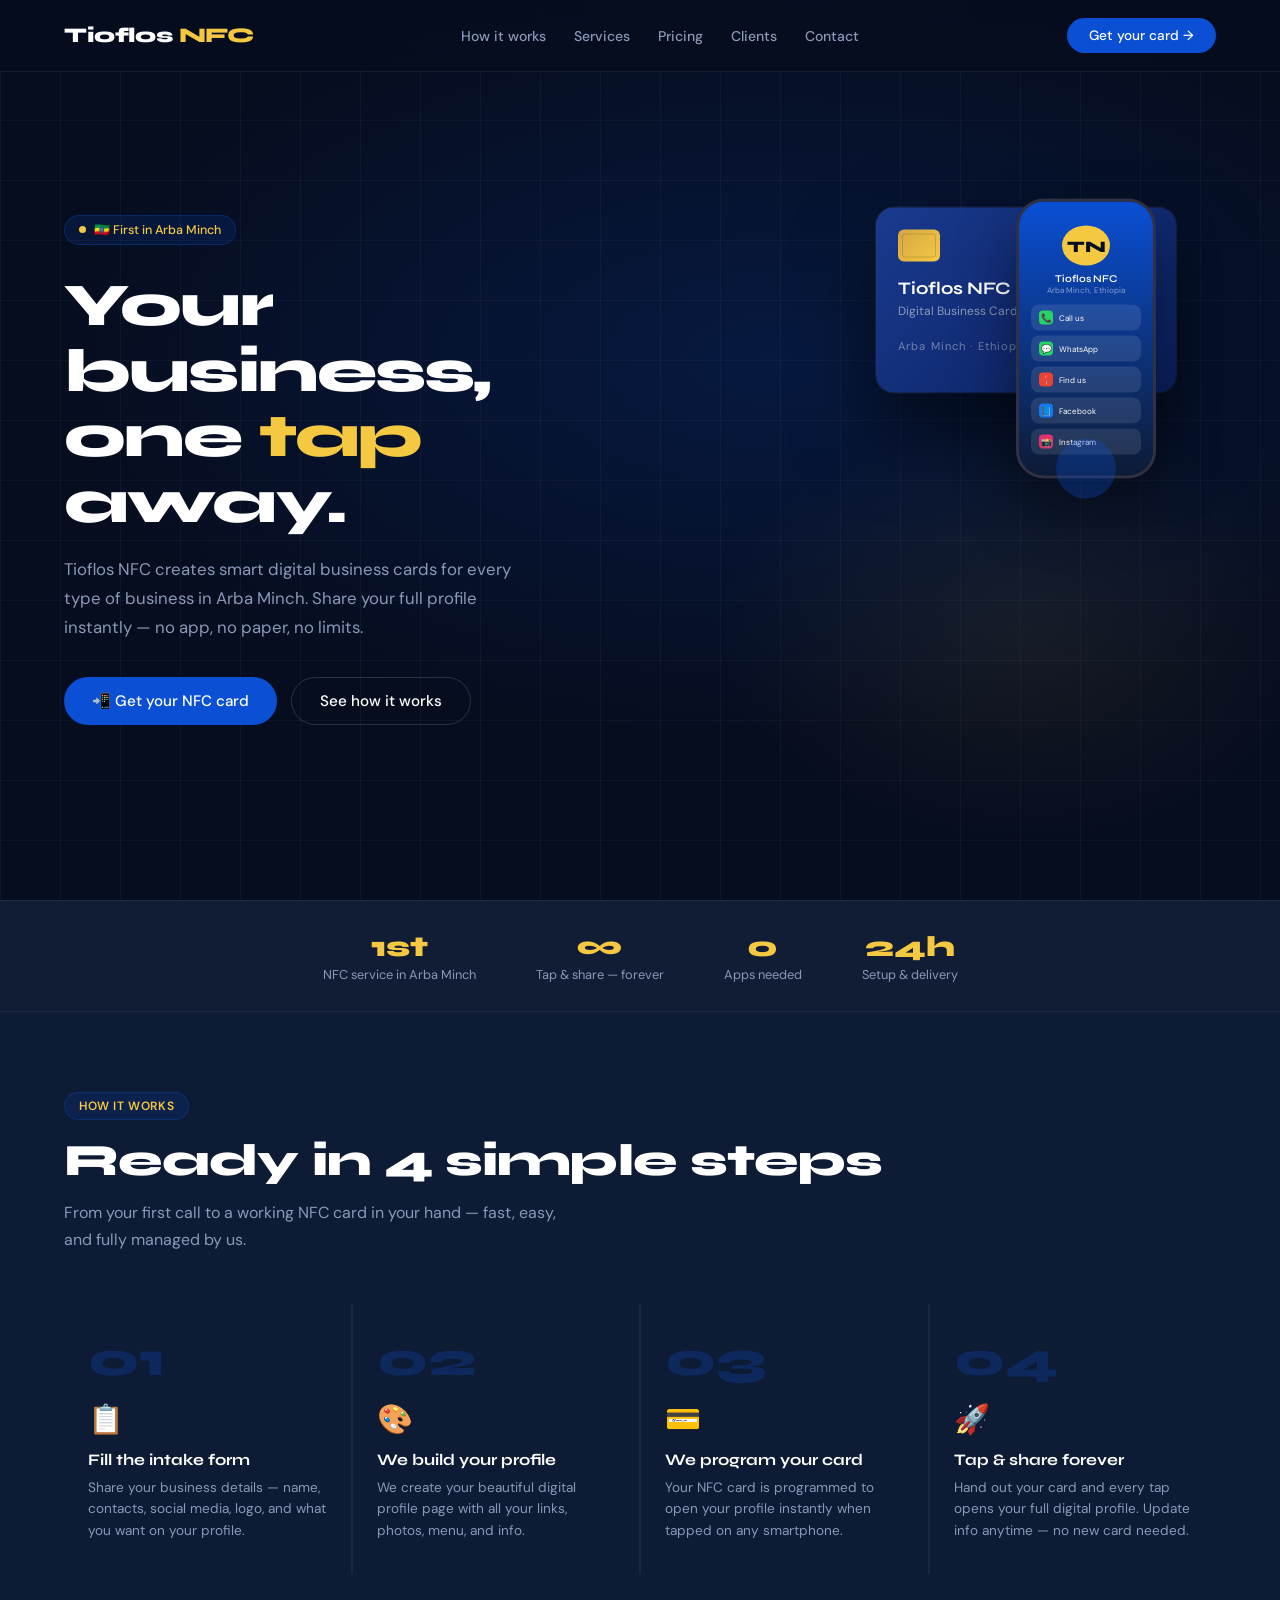
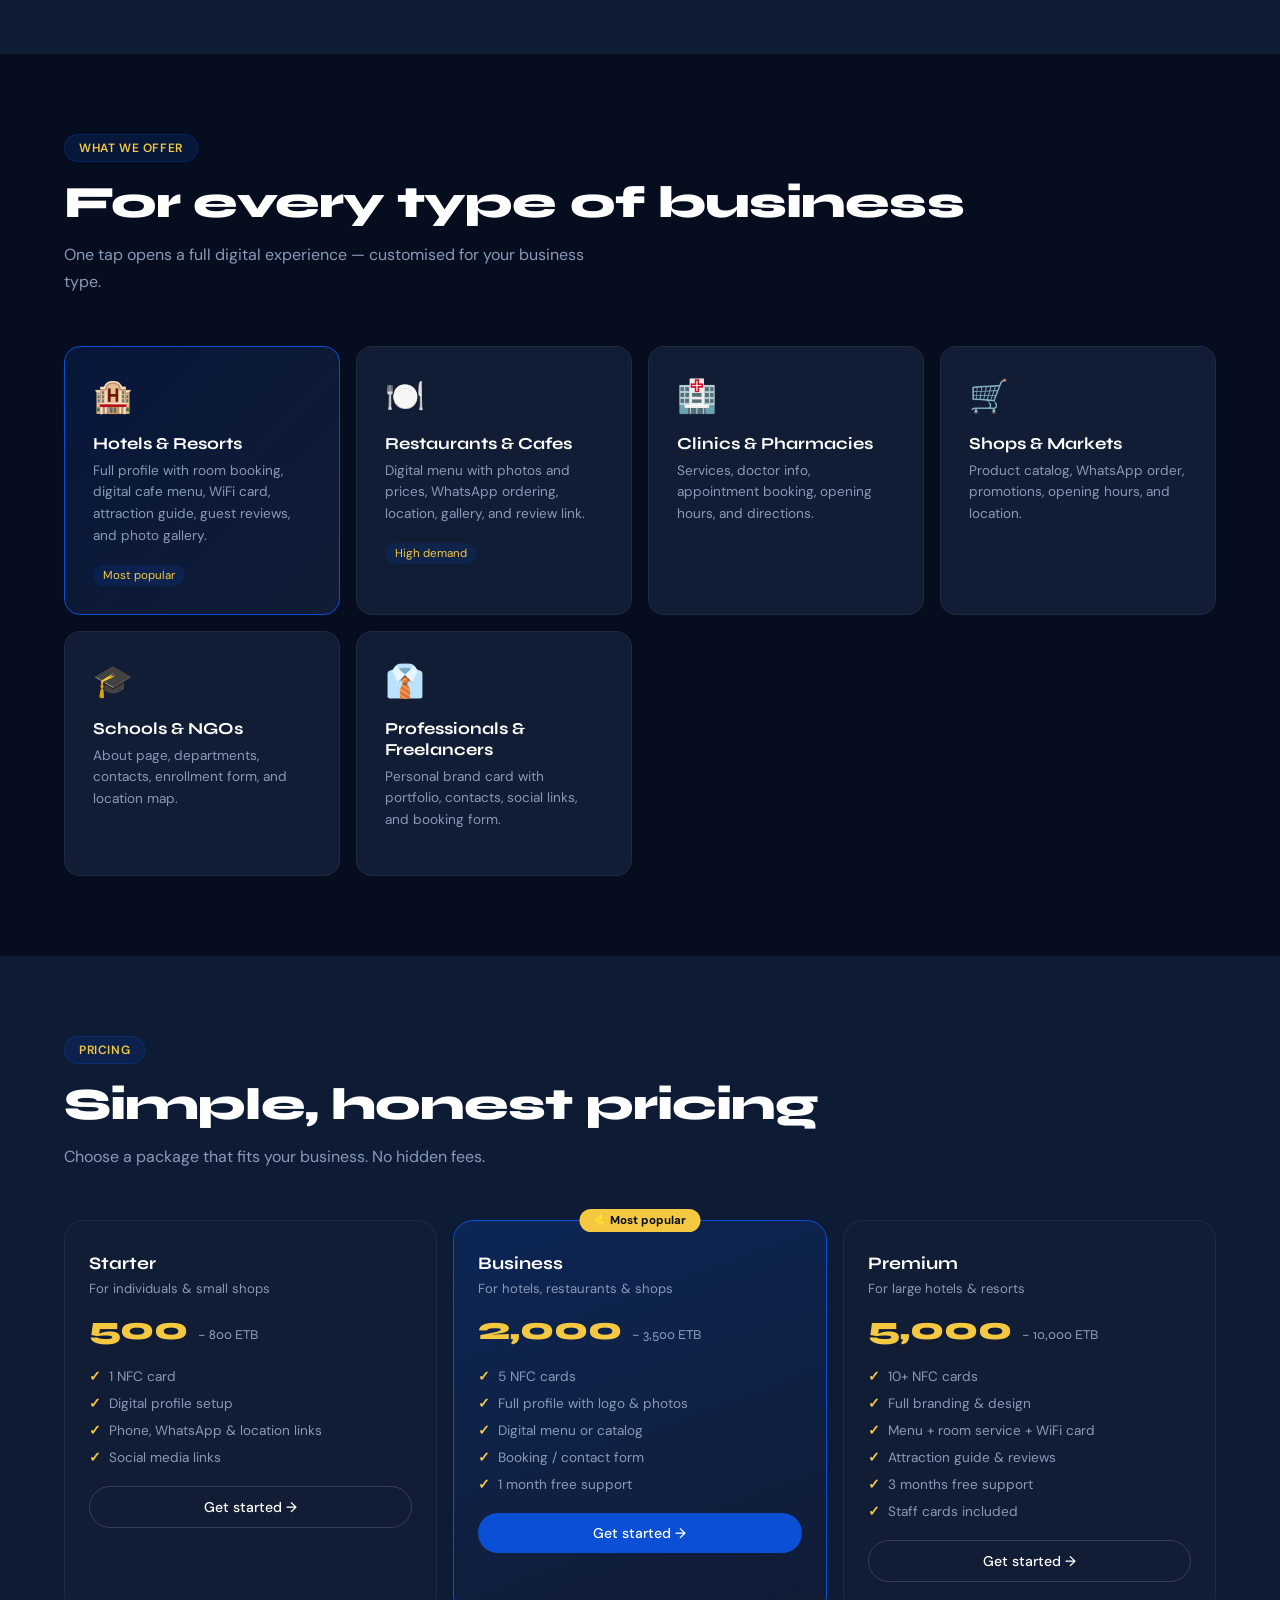
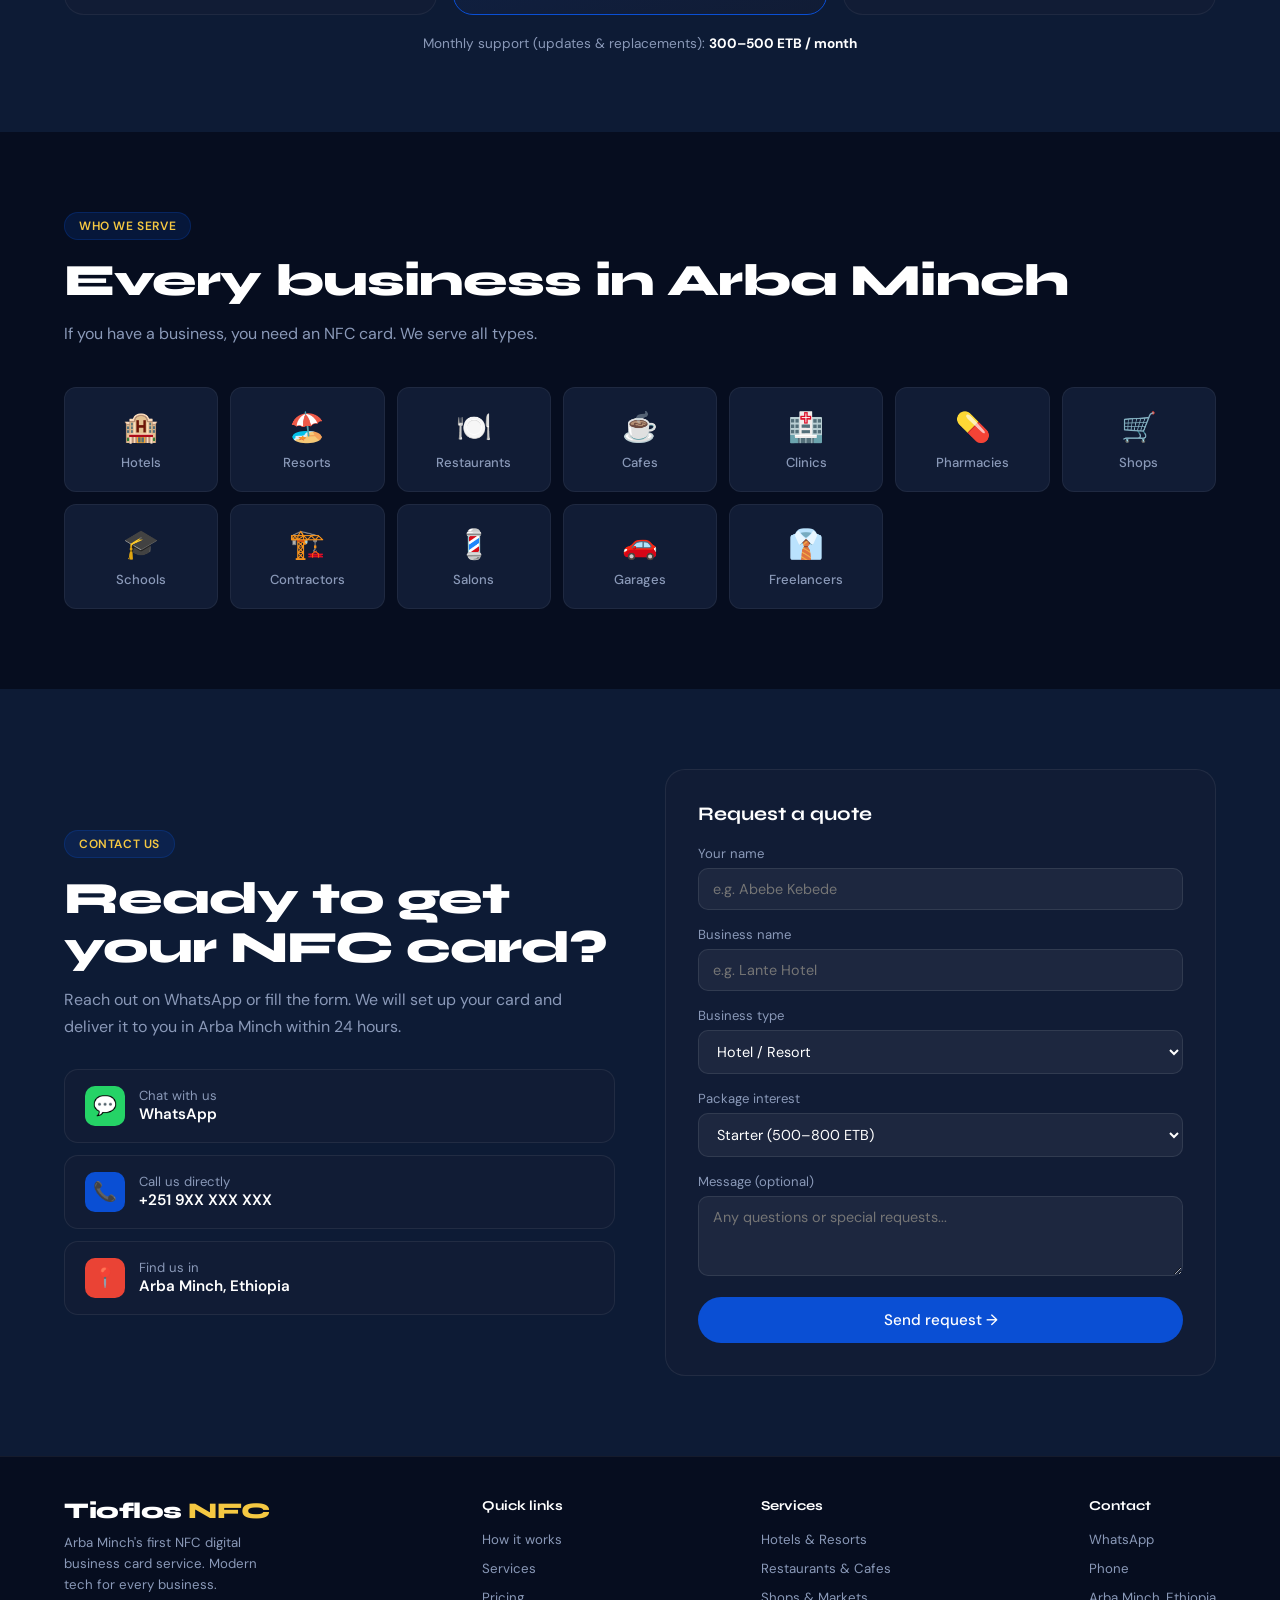
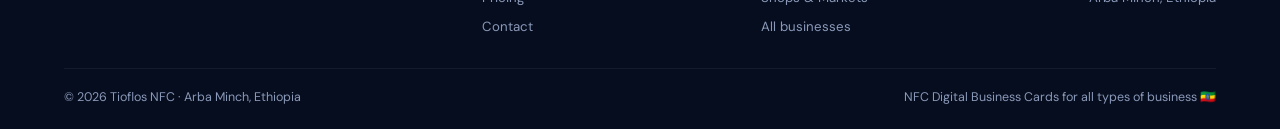
<file: index . html.html>
<!DOCTYPE html>
<html lang="en">
<head>
<meta charset="UTF-8"/>
<meta name="viewport" content="width=device-width, initial-scale=1.0"/>
<title>Tioflos NFC</title>
<link href="https://fonts.googleapis.com/css2?family=Syne:wght@400;600;700;800&family=DM+Sans:wght@300;400;500&display=swap" rel="stylesheet"/>
<style>
*{margin:0;padding:0;box-sizing:border-box;}
:root{
  --blue:#0A4FD4;
  --blue2:#0D3FA6;
  --gold:#F5C842;
  --dark:#060D1F;
  --dark2:#0D1B35;
  --mid:#8A99B8;
  --light:#E8EEFF;
  --white:#FFFFFF;
  --card:#111C35;
}
html{scroll-behavior:smooth;}
body{background:var(--dark);color:var(--white);font-family:'DM Sans',sans-serif;overflow-x:hidden;}

/* ── NAV ── */
nav{position:fixed;top:0;left:0;right:0;z-index:100;padding:18px 5%;display:flex;align-items:center;justify-content:space-between;background:rgba(6,13,31,0.85);backdrop-filter:blur(12px);border-bottom:1px solid rgba(255,255,255,0.06);}
.nav-logo{font-family:'Syne',sans-serif;font-weight:800;font-size:1.3rem;letter-spacing:-0.02em;}
.nav-logo span{color:var(--gold);}
.nav-links{display:flex;gap:28px;list-style:none;}
.nav-links a{color:var(--mid);text-decoration:none;font-size:0.88rem;font-weight:500;transition:color 0.2s;}
.nav-links a:hover{color:var(--white);}
.nav-cta{background:var(--blue);color:var(--white);padding:9px 22px;border-radius:50px;font-size:0.85rem;font-weight:500;text-decoration:none;transition:background 0.2s;}
.nav-cta:hover{background:var(--blue2);}

/* ── HERO ── */
#hero{min-height:100vh;display:flex;align-items:center;padding:100px 5% 60px;position:relative;overflow:hidden;}
.hero-bg{position:absolute;inset:0;background:radial-gradient(ellipse 80% 60% at 60% 40%, rgba(10,79,212,0.18) 0%, transparent 70%), radial-gradient(ellipse 40% 40% at 80% 70%, rgba(245,200,66,0.07) 0%, transparent 60%);}
.hero-grid{position:absolute;inset:0;background-image:linear-gradient(rgba(255,255,255,0.03) 1px,transparent 1px),linear-gradient(90deg,rgba(255,255,255,0.03) 1px,transparent 1px);background-size:60px 60px;}
.hero-content{position:relative;z-index:2;max-width:600px;}
.hero-badge{display:inline-flex;align-items:center;gap:8px;background:rgba(10,79,212,0.15);border:1px solid rgba(10,79,212,0.3);padding:6px 14px;border-radius:50px;font-size:0.78rem;font-weight:500;color:var(--gold);margin-bottom:28px;animation:fadeUp 0.6s ease both;}
.hero-badge::before{content:'';width:7px;height:7px;border-radius:50%;background:var(--gold);animation:pulse 2s infinite;}
@keyframes pulse{0%,100%{opacity:1;}50%{opacity:0.4;}}
h1{font-family:'Syne',sans-serif;font-size:clamp(2.4rem,5vw,3.8rem);font-weight:800;line-height:1.08;letter-spacing:-0.03em;animation:fadeUp 0.6s 0.1s ease both;opacity:0;}
h1 .accent{color:var(--gold);}
.hero-sub{margin:20px 0 36px;color:var(--mid);font-size:1.05rem;line-height:1.7;max-width:480px;animation:fadeUp 0.6s 0.2s ease both;opacity:0;}
.hero-btns{display:flex;gap:14px;flex-wrap:wrap;animation:fadeUp 0.6s 0.3s ease both;opacity:0;}
.btn-primary{background:var(--blue);color:var(--white);padding:13px 28px;border-radius:50px;font-weight:500;text-decoration:none;font-size:0.95rem;transition:all 0.2s;display:flex;align-items:center;gap:8px;}
.btn-primary:hover{background:var(--blue2);transform:translateY(-2px);}
.btn-secondary{background:transparent;color:var(--white);padding:13px 28px;border-radius:50px;font-weight:500;text-decoration:none;font-size:0.95rem;border:1px solid rgba(255,255,255,0.15);transition:all 0.2s;}
.btn-secondary:hover{border-color:rgba(255,255,255,0.4);transform:translateY(-2px);}
.hero-visual{position:absolute;right:5%;top:50%;transform:translateY(-50%);width:340px;animation:fadeLeft 0.8s 0.4s ease both;opacity:0;}
@keyframes fadeLeft{from{opacity:0;transform:translateY(-50%) translateX(40px);}to{opacity:1;transform:translateY(-50%) translateX(0);}}

/* NFC Card mockup */
.nfc-card{width:300px;height:185px;background:linear-gradient(135deg,#1a3a8f 0%,#0a1f5c 100%);border-radius:18px;padding:22px;position:relative;box-shadow:0 40px 80px rgba(0,0,0,0.5),0 0 0 1px rgba(255,255,255,0.08);animation:float 4s ease-in-out infinite;}
@keyframes float{0%,100%{transform:translateY(0);}50%{transform:translateY(-12px);}}
.nfc-card-name{font-family:'Syne',sans-serif;font-size:1.1rem;font-weight:700;margin-bottom:4px;}
.nfc-card-role{font-size:0.75rem;color:rgba(255,255,255,0.5);margin-bottom:20px;}
.nfc-chip{width:42px;height:32px;background:linear-gradient(135deg,#d4a843,#f5c842);border-radius:6px;margin-bottom:16px;position:relative;overflow:hidden;}
.nfc-chip::after{content:'';position:absolute;inset:4px;border:1px solid rgba(0,0,0,0.15);border-radius:3px;}
.nfc-card-bottom{display:flex;justify-content:space-between;align-items:flex-end;}
.nfc-card-number{font-size:0.7rem;letter-spacing:0.1em;color:rgba(255,255,255,0.4);}
.nfc-icon{width:32px;height:32px;opacity:0.6;}
.nfc-waves{position:absolute;right:22px;top:22px;display:flex;gap:3px;align-items:flex-end;}
.nfc-wave{width:3px;border-radius:2px;background:var(--gold);}
.nfc-wave:nth-child(1){height:8px;opacity:0.4;}
.nfc-wave:nth-child(2){height:14px;opacity:0.6;}
.nfc-wave:nth-child(3){height:20px;opacity:0.8;}
.nfc-wave:nth-child(4){height:26px;}

/* Phone mockup */
.phone-mockup{position:absolute;right:-30px;top:50%;transform:translateY(-55%);width:140px;}
.phone-body{width:140px;height:280px;background:#1a1a2e;border-radius:28px;border:3px solid rgba(255,255,255,0.1);overflow:hidden;box-shadow:0 30px 60px rgba(0,0,0,0.4);position:relative;}
.phone-screen{background:linear-gradient(180deg,#0a4fd4 0%,#0d1b35 100%);height:100%;padding:16px 12px;display:flex;flex-direction:column;align-items:center;}
.phone-avatar{width:48px;height:48px;border-radius:50%;background:var(--gold);display:flex;align-items:center;justify-content:center;font-family:'Syne',sans-serif;font-weight:800;font-size:1rem;color:var(--dark);margin:8px auto 6px;}
.phone-name{font-size:0.65rem;font-weight:600;font-family:'Syne',sans-serif;text-align:center;}
.phone-title{font-size:0.5rem;color:rgba(255,255,255,0.5);text-align:center;margin-bottom:10px;}
.phone-btn{width:100%;background:rgba(255,255,255,0.1);border-radius:8px;padding:6px 8px;margin-bottom:5px;display:flex;align-items:center;gap:6px;font-size:0.5rem;}
.phone-btn-icon{width:14px;height:14px;border-radius:4px;display:flex;align-items:center;justify-content:center;font-size:0.55rem;flex-shrink:0;}
.tap-ring{position:absolute;bottom:-20px;left:50%;transform:translateX(-50%);width:60px;height:60px;border-radius:50%;background:rgba(10,79,212,0.3);animation:tapPulse 2s ease-in-out infinite;}
@keyframes tapPulse{0%,100%{transform:translateX(-50%) scale(1);opacity:0.6;}50%{transform:translateX(-50%) scale(1.4);opacity:0;}}

/* ── STATS ── */
.stats-bar{background:var(--card);border-top:1px solid rgba(255,255,255,0.06);border-bottom:1px solid rgba(255,255,255,0.06);padding:28px 5%;display:flex;justify-content:center;gap:60px;flex-wrap:wrap;}
.stat{text-align:center;}
.stat-num{font-family:'Syne',sans-serif;font-size:1.8rem;font-weight:800;color:var(--gold);}
.stat-label{font-size:0.8rem;color:var(--mid);margin-top:2px;}

/* ── SECTIONS ── */
section{padding:80px 5%;}
.section-tag{display:inline-block;background:rgba(10,79,212,0.15);border:1px solid rgba(10,79,212,0.25);color:var(--gold);font-size:0.75rem;font-weight:600;padding:5px 14px;border-radius:50px;letter-spacing:0.05em;text-transform:uppercase;margin-bottom:16px;}
h2{font-family:'Syne',sans-serif;font-size:clamp(1.8rem,3.5vw,2.8rem);font-weight:800;line-height:1.1;letter-spacing:-0.02em;margin-bottom:14px;}
.section-sub{color:var(--mid);font-size:1rem;line-height:1.7;max-width:520px;}

/* ── HOW IT WORKS ── */
#how{background:var(--dark2);}
.steps-grid{display:grid;grid-template-columns:repeat(auto-fit,minmax(200px,1fr));gap:2px;margin-top:50px;background:rgba(255,255,255,0.05);border-radius:16px;overflow:hidden;}
.step-card{background:var(--dark2);padding:32px 24px;position:relative;transition:background 0.2s;}
.step-card:hover{background:var(--card);}
.step-num{font-family:'Syne',sans-serif;font-size:3rem;font-weight:800;color:rgba(10,79,212,0.25);line-height:1;margin-bottom:16px;}
.step-icon{font-size:1.8rem;margin-bottom:12px;}
.step-title{font-family:'Syne',sans-serif;font-size:1rem;font-weight:700;margin-bottom:8px;}
.step-desc{font-size:0.85rem;color:var(--mid);line-height:1.6;}

/* ── SERVICES ── */
#services{background:var(--dark);}
.services-grid{display:grid;grid-template-columns:repeat(auto-fit,minmax(260px,1fr));gap:16px;margin-top:50px;}
.service-card{background:var(--card);border:1px solid rgba(255,255,255,0.06);border-radius:16px;padding:28px;transition:all 0.25s;cursor:default;}
.service-card:hover{border-color:rgba(10,79,212,0.4);transform:translateY(-4px);box-shadow:0 20px 40px rgba(0,0,0,0.3);}
.service-card.featured{border-color:var(--blue);background:linear-gradient(135deg,rgba(10,79,212,0.15),var(--card));}
.service-icon{font-size:2rem;margin-bottom:16px;}
.service-name{font-family:'Syne',sans-serif;font-size:1.05rem;font-weight:700;margin-bottom:6px;}
.service-desc{font-size:0.85rem;color:var(--mid);line-height:1.6;margin-bottom:16px;}
.service-tag{display:inline-block;background:rgba(10,79,212,0.15);color:var(--gold);font-size:0.72rem;padding:3px 10px;border-radius:50px;}

/* ── PRICING ── */
#pricing{background:var(--dark2);}
.pricing-grid{display:grid;grid-template-columns:repeat(auto-fit,minmax(240px,1fr));gap:16px;margin-top:50px;}
.pkg{background:var(--card);border:1px solid rgba(255,255,255,0.06);border-radius:20px;padding:32px 24px;transition:all 0.25s;}
.pkg:hover{transform:translateY(-4px);}
.pkg.popular{border-color:var(--blue);position:relative;background:linear-gradient(160deg,rgba(10,79,212,0.2),var(--card));}
.pkg-badge{position:absolute;top:-12px;left:50%;transform:translateX(-50%);background:var(--gold);color:var(--dark);font-size:0.72rem;font-weight:700;padding:4px 14px;border-radius:50px;white-space:nowrap;}
.pkg-name{font-family:'Syne',sans-serif;font-size:1.1rem;font-weight:700;margin-bottom:6px;}
.pkg-price{font-family:'Syne',sans-serif;font-size:2rem;font-weight:800;color:var(--gold);margin:12px 0;}
.pkg-price span{font-size:0.85rem;font-weight:400;color:var(--mid);}
.pkg-features{list-style:none;margin:20px 0;display:flex;flex-direction:column;gap:10px;}
.pkg-features li{font-size:0.85rem;color:var(--mid);display:flex;align-items:flex-start;gap:8px;}
.pkg-features li::before{content:'✓';color:var(--gold);font-weight:700;flex-shrink:0;}
.pkg-btn{display:block;text-align:center;padding:11px;border-radius:50px;font-weight:500;font-size:0.88rem;text-decoration:none;transition:all 0.2s;margin-top:20px;}
.pkg-btn-outline{border:1px solid rgba(255,255,255,0.15);color:var(--white);}
.pkg-btn-outline:hover{border-color:var(--blue);background:rgba(10,79,212,0.1);}
.pkg-btn-fill{background:var(--blue);color:var(--white);}
.pkg-btn-fill:hover{background:var(--blue2);}

/* ── WHO WE SERVE ── */
#clients{background:var(--dark);}
.clients-grid{display:grid;grid-template-columns:repeat(auto-fill,minmax(140px,1fr));gap:12px;margin-top:40px;}
.client-type{background:var(--card);border:1px solid rgba(255,255,255,0.06);border-radius:12px;padding:20px 14px;text-align:center;transition:all 0.2s;}
.client-type:hover{border-color:rgba(10,79,212,0.3);transform:translateY(-3px);}
.client-type-icon{font-size:1.8rem;margin-bottom:8px;}
.client-type-name{font-size:0.82rem;font-weight:500;color:var(--mid);}

/* ── CONTACT ── */
#contact{background:var(--dark2);}
.contact-wrap{display:grid;grid-template-columns:1fr 1fr;gap:50px;align-items:center;}
.contact-info h2{margin-bottom:14px;}
.contact-info p{color:var(--mid);line-height:1.7;margin-bottom:28px;}
.contact-btns{display:flex;flex-direction:column;gap:12px;}
.contact-btn{display:flex;align-items:center;gap:14px;background:var(--card);border:1px solid rgba(255,255,255,0.07);border-radius:14px;padding:16px 20px;text-decoration:none;color:var(--white);transition:all 0.2s;}
.contact-btn:hover{border-color:rgba(10,79,212,0.4);transform:translateX(4px);}
.contact-btn-icon{width:40px;height:40px;border-radius:10px;display:flex;align-items:center;justify-content:center;font-size:1.2rem;flex-shrink:0;}
.contact-btn-text{font-size:0.82rem;color:var(--mid);}
.contact-btn-label{font-weight:600;font-size:0.95rem;}
.contact-form{background:var(--card);border:1px solid rgba(255,255,255,0.07);border-radius:20px;padding:32px;}
.contact-form h3{font-family:'Syne',sans-serif;font-size:1.2rem;font-weight:700;margin-bottom:20px;}
.form-group{margin-bottom:16px;}
.form-group label{display:block;font-size:0.82rem;color:var(--mid);margin-bottom:6px;}
.form-group input,.form-group select,.form-group textarea{width:100%;background:rgba(255,255,255,0.05);border:1px solid rgba(255,255,255,0.09);border-radius:10px;padding:11px 14px;color:var(--white);font-size:0.9rem;font-family:'DM Sans',sans-serif;outline:none;transition:border 0.2s;}
.form-group input:focus,.form-group select:focus,.form-group textarea:focus{border-color:var(--blue);}
.form-group textarea{min-height:80px;resize:vertical;}
.form-group select option{background:var(--dark2);}
.form-submit{width:100%;background:var(--blue);color:var(--white);border:none;padding:13px;border-radius:50px;font-size:0.95rem;font-weight:500;cursor:pointer;font-family:'DM Sans',sans-serif;transition:background 0.2s;}
.form-submit:hover{background:var(--blue2);}

/* ── FOOTER ── */
footer{background:var(--dark);border-top:1px solid rgba(255,255,255,0.06);padding:40px 5% 24px;}
.footer-top{display:flex;justify-content:space-between;align-items:flex-start;gap:30px;flex-wrap:wrap;margin-bottom:32px;}
.footer-brand .nav-logo{font-size:1.4rem;margin-bottom:8px;}
.footer-brand p{font-size:0.83rem;color:var(--mid);max-width:220px;line-height:1.6;}
.footer-links h4{font-family:'Syne',sans-serif;font-size:0.85rem;font-weight:700;margin-bottom:14px;color:var(--white);}
.footer-links ul{list-style:none;display:flex;flex-direction:column;gap:8px;}
.footer-links a{font-size:0.83rem;color:var(--mid);text-decoration:none;transition:color 0.2s;}
.footer-links a:hover{color:var(--white);}
.footer-bottom{border-top:1px solid rgba(255,255,255,0.06);padding-top:20px;display:flex;justify-content:space-between;align-items:center;flex-wrap:wrap;gap:10px;}
.footer-bottom p{font-size:0.78rem;color:var(--mid);}

/* ── ANIMATIONS ── */
@keyframes fadeUp{from{opacity:0;transform:translateY(24px);}to{opacity:1;transform:translateY(0);}}
.reveal{opacity:0;transform:translateY(30px);transition:opacity 0.6s ease,transform 0.6s ease;}
.reveal.visible{opacity:1;transform:none;}

/* ── MOBILE ── */
@media(max-width:768px){
  .hero-visual{display:none;}
  .contact-wrap{grid-template-columns:1fr;}
  .stats-bar{gap:28px;}
  .nav-links{display:none;}
}
</style>
</head>
<body>

<!-- NAV -->
<nav>
  <div class="nav-logo">Tioflos <span>NFC</span></div>
  <ul class="nav-links">
    <li><a href="#how">How it works</a></li>
    <li><a href="#services">Services</a></li>
    <li><a href="#pricing">Pricing</a></li>
    <li><a href="#clients">Clients</a></li>
    <li><a href="#contact">Contact</a></li>
  </ul>
  <a href="#contact" class="nav-cta">Get your card →</a>
</nav>

<!-- HERO -->
<section id="hero">
  <div class="hero-bg"></div>
  <div class="hero-grid"></div>
  <div class="hero-content">
    <div class="hero-badge">🇪🇹 First in Arba Minch</div>
    <h1>Your business,<br>one <span class="accent">tap</span> away.</h1>
    <p class="hero-sub">Tioflos NFC creates smart digital business cards for every type of business in Arba Minch. Share your full profile instantly — no app, no paper, no limits.</p>
    <div class="hero-btns">
      <a href="#contact" class="btn-primary">📲 Get your NFC card</a>
      <a href="#how" class="btn-secondary">See how it works</a>
    </div>
  </div>
  <div class="hero-visual">
    <div class="nfc-card">
      <div class="nfc-waves">
        <div class="nfc-wave"></div>
        <div class="nfc-wave"></div>
        <div class="nfc-wave"></div>
        <div class="nfc-wave"></div>
      </div>
      <div class="nfc-chip"></div>
      <div class="nfc-card-name">Tioflos NFC</div>
      <div class="nfc-card-role">Digital Business Card</div>
      <div class="nfc-card-bottom">
        <div class="nfc-card-number">Arba Minch · Ethiopia</div>
      </div>
    </div>
    <div class="phone-mockup" style="position:relative;margin-top:20px;left:140px;top:-60px;">
      <div class="phone-body">
        <div class="phone-screen">
          <div class="phone-avatar">TN</div>
          <div class="phone-name">Tioflos NFC</div>
          <div class="phone-title">Arba Minch, Ethiopia</div>
          <div class="phone-btn"><div class="phone-btn-icon" style="background:#25D366">📞</div>Call us</div>
          <div class="phone-btn"><div class="phone-btn-icon" style="background:#25D366">💬</div>WhatsApp</div>
          <div class="phone-btn"><div class="phone-btn-icon" style="background:#EA4335">📍</div>Find us</div>
          <div class="phone-btn"><div class="phone-btn-icon" style="background:#1877F2">📘</div>Facebook</div>
          <div class="phone-btn"><div class="phone-btn-icon" style="background:#E1306C">📸</div>Instagram</div>
        </div>
      </div>
      <div class="tap-ring"></div>
    </div>
  </div>
</section>

<!-- STATS -->
<div class="stats-bar reveal">
  <div class="stat"><div class="stat-num">1st</div><div class="stat-label">NFC service in Arba Minch</div></div>
  <div class="stat"><div class="stat-num">∞</div><div class="stat-label">Tap & share — forever</div></div>
  <div class="stat"><div class="stat-num">0</div><div class="stat-label">Apps needed</div></div>
  <div class="stat"><div class="stat-num">24h</div><div class="stat-label">Setup & delivery</div></div>
</div>

<!-- HOW IT WORKS -->
<section id="how">
  <div class="reveal">
    <div class="section-tag">How it works</div>
    <h2>Ready in 4 simple steps</h2>
    <p class="section-sub">From your first call to a working NFC card in your hand — fast, easy, and fully managed by us.</p>
  </div>
  <div class="steps-grid reveal">
    <div class="step-card">
      <div class="step-num">01</div>
      <div class="step-icon">📋</div>
      <div class="step-title">Fill the intake form</div>
      <div class="step-desc">Share your business details — name, contacts, social media, logo, and what you want on your profile.</div>
    </div>
    <div class="step-card">
      <div class="step-num">02</div>
      <div class="step-icon">🎨</div>
      <div class="step-title">We build your profile</div>
      <div class="step-desc">We create your beautiful digital profile page with all your links, photos, menu, and info.</div>
    </div>
    <div class="step-card">
      <div class="step-num">03</div>
      <div class="step-icon">💳</div>
      <div class="step-title">We program your card</div>
      <div class="step-desc">Your NFC card is programmed to open your profile instantly when tapped on any smartphone.</div>
    </div>
    <div class="step-card">
      <div class="step-num">04</div>
      <div class="step-icon">🚀</div>
      <div class="step-title">Tap & share forever</div>
      <div class="step-desc">Hand out your card and every tap opens your full digital profile. Update info anytime — no new card needed.</div>
    </div>
  </div>
</section>

<!-- SERVICES -->
<section id="services">
  <div class="reveal">
    <div class="section-tag">What we offer</div>
    <h2>For every type of business</h2>
    <p class="section-sub">One tap opens a full digital experience — customised for your business type.</p>
  </div>
  <div class="services-grid reveal">
    <div class="service-card featured">
      <div class="service-icon">🏨</div>
      <div class="service-name">Hotels & Resorts</div>
      <div class="service-desc">Full profile with room booking, digital cafe menu, WiFi card, attraction guide, guest reviews, and photo gallery.</div>
      <span class="service-tag">Most popular</span>
    </div>
    <div class="service-card">
      <div class="service-icon">🍽️</div>
      <div class="service-name">Restaurants & Cafes</div>
      <div class="service-desc">Digital menu with photos and prices, WhatsApp ordering, location, gallery, and review link.</div>
      <span class="service-tag">High demand</span>
    </div>
    <div class="service-card">
      <div class="service-icon">🏥</div>
      <div class="service-name">Clinics & Pharmacies</div>
      <div class="service-desc">Services, doctor info, appointment booking, opening hours, and directions.</div>
    </div>
    <div class="service-card">
      <div class="service-icon">🛒</div>
      <div class="service-name">Shops & Markets</div>
      <div class="service-desc">Product catalog, WhatsApp order, promotions, opening hours, and location.</div>
    </div>
    <div class="service-card">
      <div class="service-icon">🎓</div>
      <div class="service-name">Schools & NGOs</div>
      <div class="service-desc">About page, departments, contacts, enrollment form, and location map.</div>
    </div>
    <div class="service-card">
      <div class="service-icon">👔</div>
      <div class="service-name">Professionals & Freelancers</div>
      <div class="service-desc">Personal brand card with portfolio, contacts, social links, and booking form.</div>
    </div>
  </div>
</section>

<!-- PRICING -->
<section id="pricing">
  <div class="reveal">
    <div class="section-tag">Pricing</div>
    <h2>Simple, honest pricing</h2>
    <p class="section-sub">Choose a package that fits your business. No hidden fees.</p>
  </div>
  <div class="pricing-grid reveal">
    <div class="pkg">
      <div class="pkg-name">Starter</div>
      <div style="font-size:0.82rem;color:var(--mid);">For individuals & small shops</div>
      <div class="pkg-price">500 <span>– 800 ETB</span></div>
      <ul class="pkg-features">
        <li>1 NFC card</li>
        <li>Digital profile setup</li>
        <li>Phone, WhatsApp & location links</li>
        <li>Social media links</li>
      </ul>
      <a href="#contact" class="pkg-btn pkg-btn-outline">Get started →</a>
    </div>
    <div class="pkg popular">
      <div class="pkg-badge">⭐ Most popular</div>
      <div class="pkg-name">Business</div>
      <div style="font-size:0.82rem;color:var(--mid);">For hotels, restaurants & shops</div>
      <div class="pkg-price">2,000 <span>– 3,500 ETB</span></div>
      <ul class="pkg-features">
        <li>5 NFC cards</li>
        <li>Full profile with logo & photos</li>
        <li>Digital menu or catalog</li>
        <li>Booking / contact form</li>
        <li>1 month free support</li>
      </ul>
      <a href="#contact" class="pkg-btn pkg-btn-fill">Get started →</a>
    </div>
    <div class="pkg">
      <div class="pkg-name">Premium</div>
      <div style="font-size:0.82rem;color:var(--mid);">For large hotels & resorts</div>
      <div class="pkg-price">5,000 <span>– 10,000 ETB</span></div>
      <ul class="pkg-features">
        <li>10+ NFC cards</li>
        <li>Full branding & design</li>
        <li>Menu + room service + WiFi card</li>
        <li>Attraction guide & reviews</li>
        <li>3 months free support</li>
        <li>Staff cards included</li>
      </ul>
      <a href="#contact" class="pkg-btn pkg-btn-outline">Get started →</a>
    </div>
  </div>
  <p style="text-align:center;color:var(--mid);font-size:0.85rem;margin-top:20px;">Monthly support (updates & replacements): <strong style="color:var(--white);">300–500 ETB / month</strong></p>
</section>

<!-- WHO WE SERVE -->
<section id="clients">
  <div class="reveal">
    <div class="section-tag">Who we serve</div>
    <h2>Every business in Arba Minch</h2>
    <p class="section-sub">If you have a business, you need an NFC card. We serve all types.</p>
  </div>
  <div class="clients-grid reveal">
    <div class="client-type"><div class="client-type-icon">🏨</div><div class="client-type-name">Hotels</div></div>
    <div class="client-type"><div class="client-type-icon">🏖️</div><div class="client-type-name">Resorts</div></div>
    <div class="client-type"><div class="client-type-icon">🍽️</div><div class="client-type-name">Restaurants</div></div>
    <div class="client-type"><div class="client-type-icon">☕</div><div class="client-type-name">Cafes</div></div>
    <div class="client-type"><div class="client-type-icon">🏥</div><div class="client-type-name">Clinics</div></div>
    <div class="client-type"><div class="client-type-icon">💊</div><div class="client-type-name">Pharmacies</div></div>
    <div class="client-type"><div class="client-type-icon">🛒</div><div class="client-type-name">Shops</div></div>
    <div class="client-type"><div class="client-type-icon">🎓</div><div class="client-type-name">Schools</div></div>
    <div class="client-type"><div class="client-type-icon">🏗️</div><div class="client-type-name">Contractors</div></div>
    <div class="client-type"><div class="client-type-icon">💈</div><div class="client-type-name">Salons</div></div>
    <div class="client-type"><div class="client-type-icon">🚗</div><div class="client-type-name">Garages</div></div>
    <div class="client-type"><div class="client-type-icon">👔</div><div class="client-type-name">Freelancers</div></div>
  </div>
</section>

<!-- CONTACT -->
<section id="contact">
  <div class="contact-wrap">
    <div class="contact-info reveal">
      <div class="section-tag">Contact us</div>
      <h2>Ready to get your NFC card?</h2>
      <p>Reach out on WhatsApp or fill the form. We will set up your card and deliver it to you in Arba Minch within 24 hours.</p>
      <div class="contact-btns">
        <a href="https://wa.me/251900000000" class="contact-btn">
          <div class="contact-btn-icon" style="background:#25D366;">💬</div>
          <div><div class="contact-btn-text">Chat with us</div><div class="contact-btn-label">WhatsApp</div></div>
        </a>
        <a href="tel:+251900000000" class="contact-btn">
          <div class="contact-btn-icon" style="background:var(--blue);">📞</div>
          <div><div class="contact-btn-text">Call us directly</div><div class="contact-btn-label">+251 9XX XXX XXX</div></div>
        </a>
        <a href="#" class="contact-btn">
          <div class="contact-btn-icon" style="background:#EA4335;">📍</div>
          <div><div class="contact-btn-text">Find us in</div><div class="contact-btn-label">Arba Minch, Ethiopia</div></div>
        </a>
      </div>
    </div>
    <div class="contact-form reveal">
      <h3>Request a quote</h3>
      <div class="form-group">
        <label>Your name</label>
        <input type="text" placeholder="e.g. Abebe Kebede"/>
      </div>
      <div class="form-group">
        <label>Business name</label>
        <input type="text" placeholder="e.g. Lante Hotel"/>
      </div>
      <div class="form-group">
        <label>Business type</label>
        <select>
          <option>Hotel / Resort</option>
          <option>Restaurant / Cafe</option>
          <option>Shop / Market</option>
          <option>Clinic / Pharmacy</option>
          <option>School / NGO</option>
          <option>Individual / Freelancer</option>
          <option>Other</option>
        </select>
      </div>
      <div class="form-group">
        <label>Package interest</label>
        <select>
          <option>Starter (500–800 ETB)</option>
          <option>Business (2,000–3,500 ETB)</option>
          <option>Premium (5,000–10,000 ETB)</option>
          <option>Not sure yet</option>
        </select>
      </div>
      <div class="form-group">
        <label>Message (optional)</label>
        <textarea placeholder="Any questions or special requests..."></textarea>
      </div>
      <button class="form-submit" onclick="alert('Thank you! We will contact you on WhatsApp shortly. 📲')">Send request →</button>
    </div>
  </div>
</section>

<!-- FOOTER -->
<footer>
  <div class="footer-top">
    <div class="footer-brand">
      <div class="nav-logo">Tioflos <span>NFC</span></div>
      <p>Arba Minch's first NFC digital business card service. Modern tech for every business.</p>
    </div>
    <div class="footer-links">
      <h4>Quick links</h4>
      <ul>
        <li><a href="#how">How it works</a></li>
        <li><a href="#services">Services</a></li>
        <li><a href="#pricing">Pricing</a></li>
        <li><a href="#contact">Contact</a></li>
      </ul>
    </div>
    <div class="footer-links">
      <h4>Services</h4>
      <ul>
        <li><a href="#services">Hotels & Resorts</a></li>
        <li><a href="#services">Restaurants & Cafes</a></li>
        <li><a href="#services">Shops & Markets</a></li>
        <li><a href="#services">All businesses</a></li>
      </ul>
    </div>
    <div class="footer-links">
      <h4>Contact</h4>
      <ul>
        <li><a href="#">WhatsApp</a></li>
        <li><a href="#">Phone</a></li>
        <li><a href="#">Arba Minch, Ethiopia</a></li>
      </ul>
    </div>
  </div>
  <div class="footer-bottom">
    <p>© 2026 Tioflos NFC · Arba Minch, Ethiopia</p>
    <p style="color:var(--mid);">NFC Digital Business Cards for all types of business 🇪🇹</p>
  </div>
</footer>

<script>
// Scroll reveal
const observer = new IntersectionObserver((entries) => {
  entries.forEach(e => { if(e.isIntersecting) e.target.classList.add('visible'); });
}, { threshold: 0.1 });
document.querySelectorAll('.reveal').forEach(el => observer.observe(el));
</script>
</body>
</html>
</file>
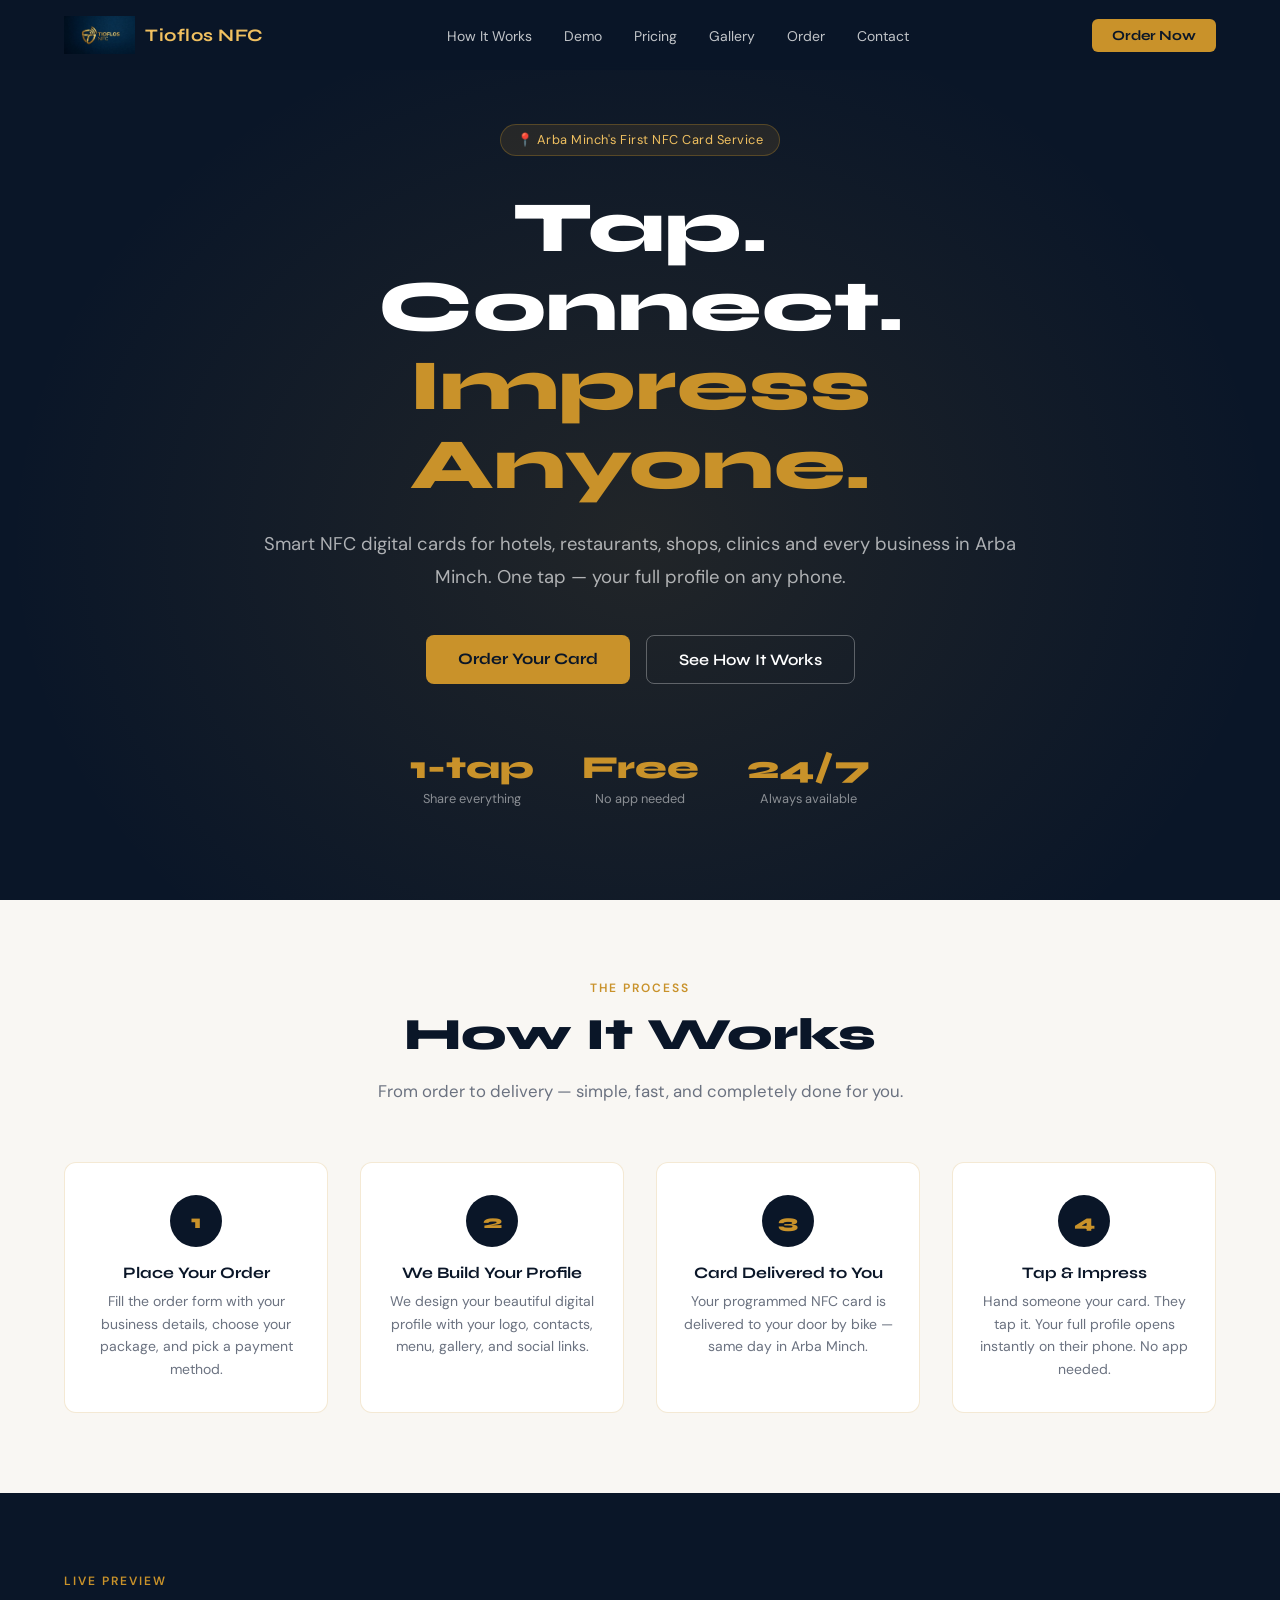
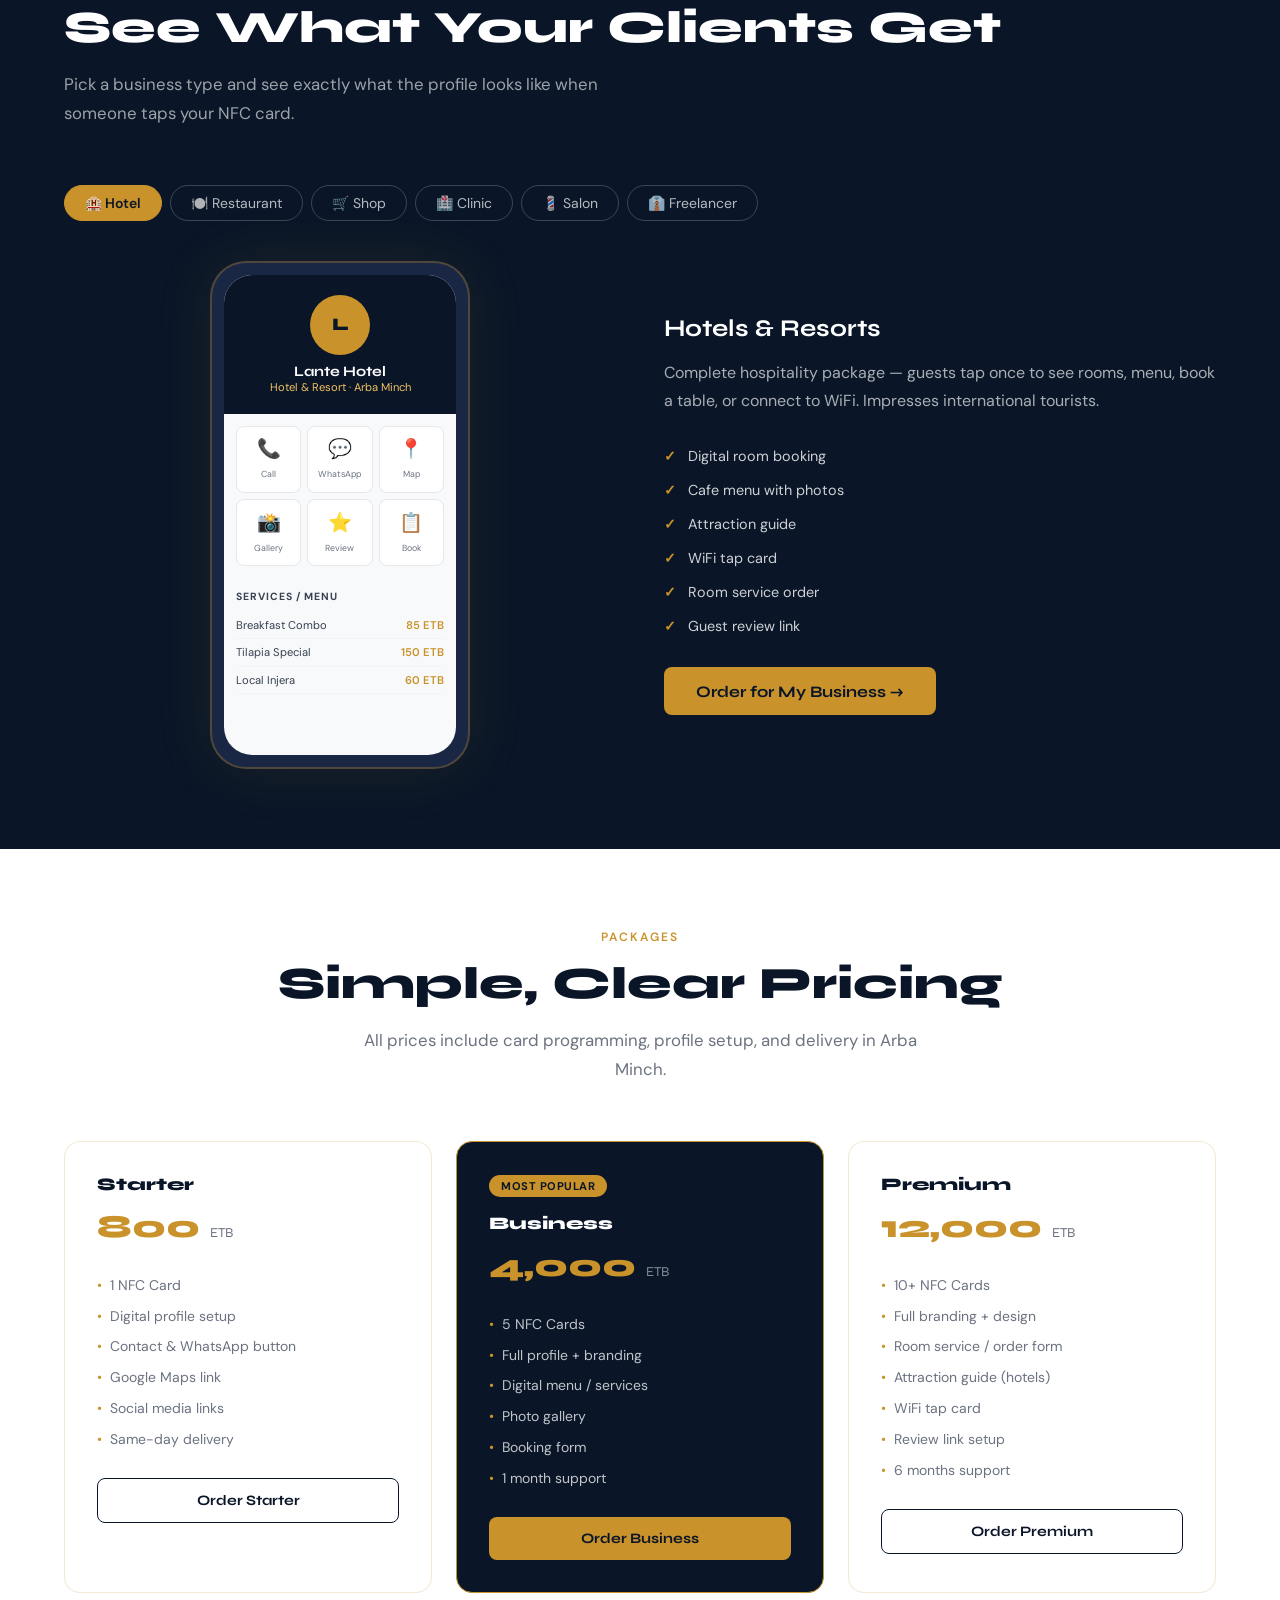
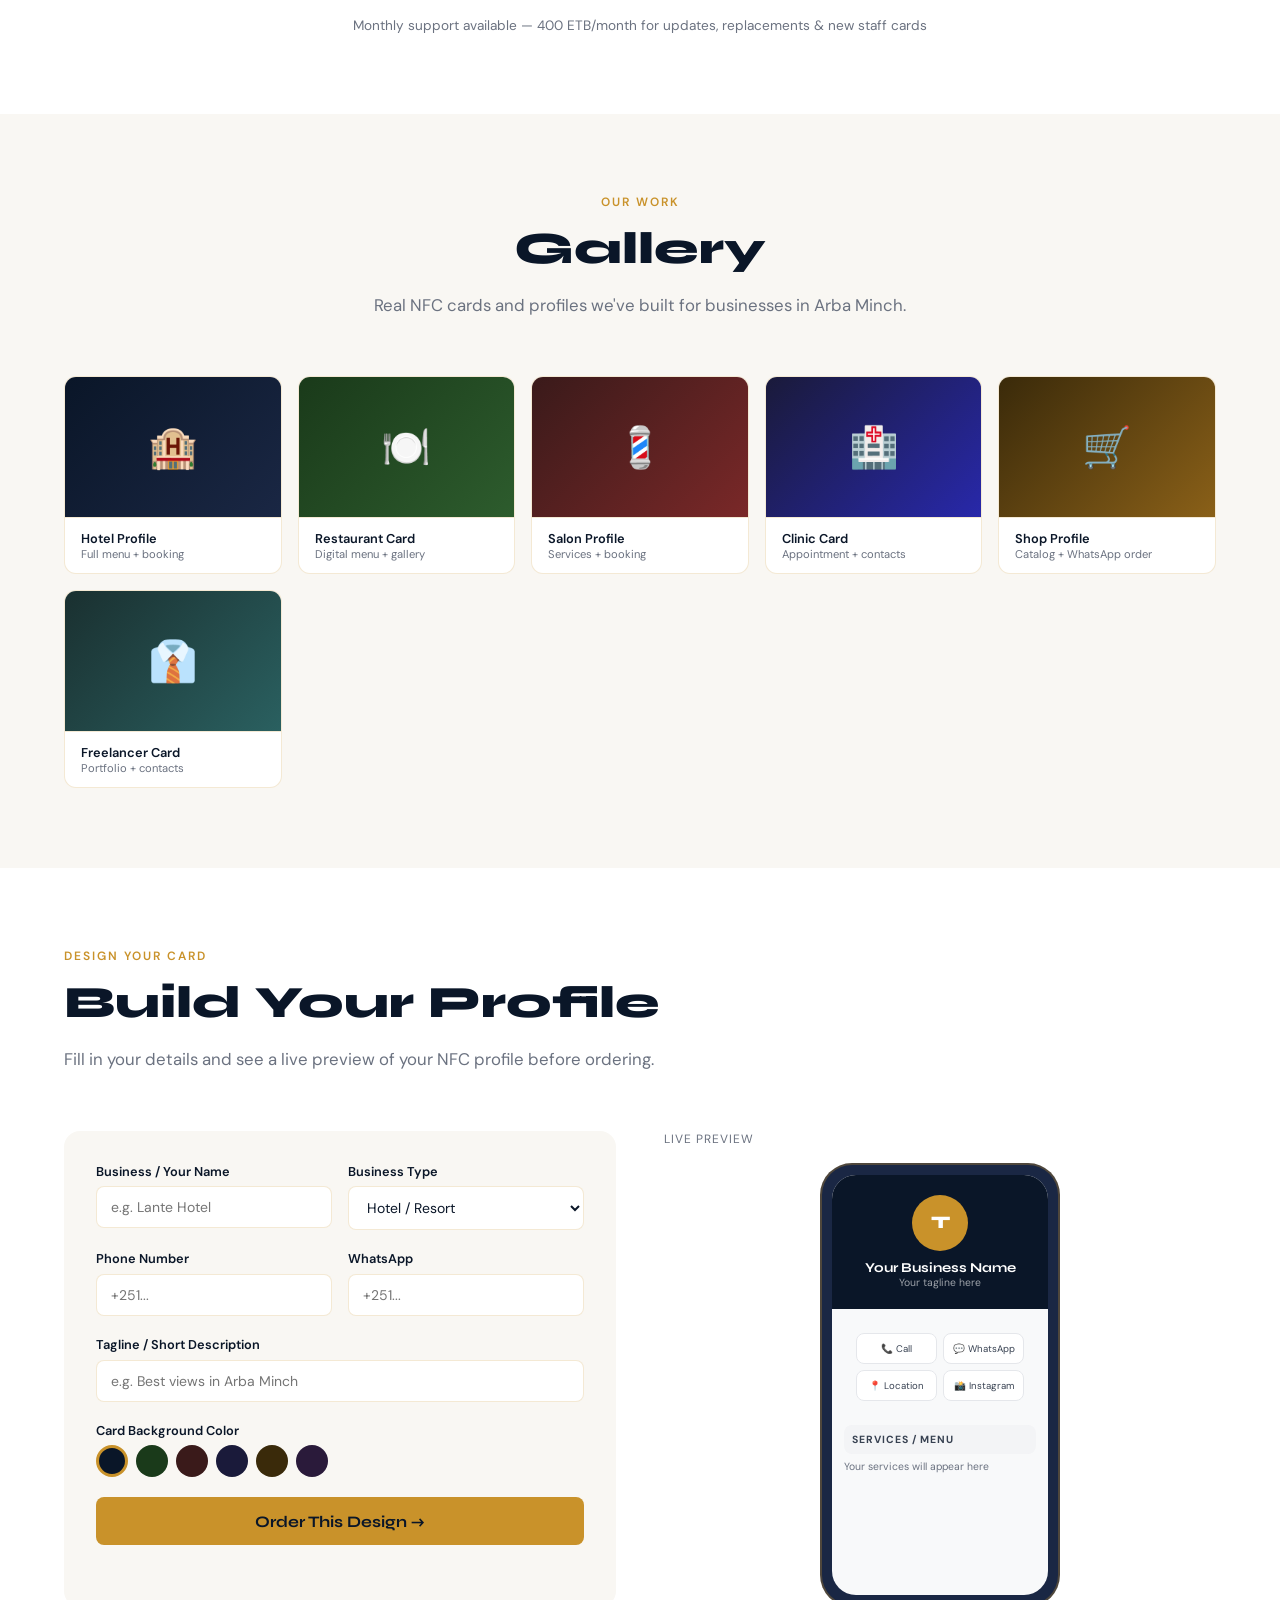
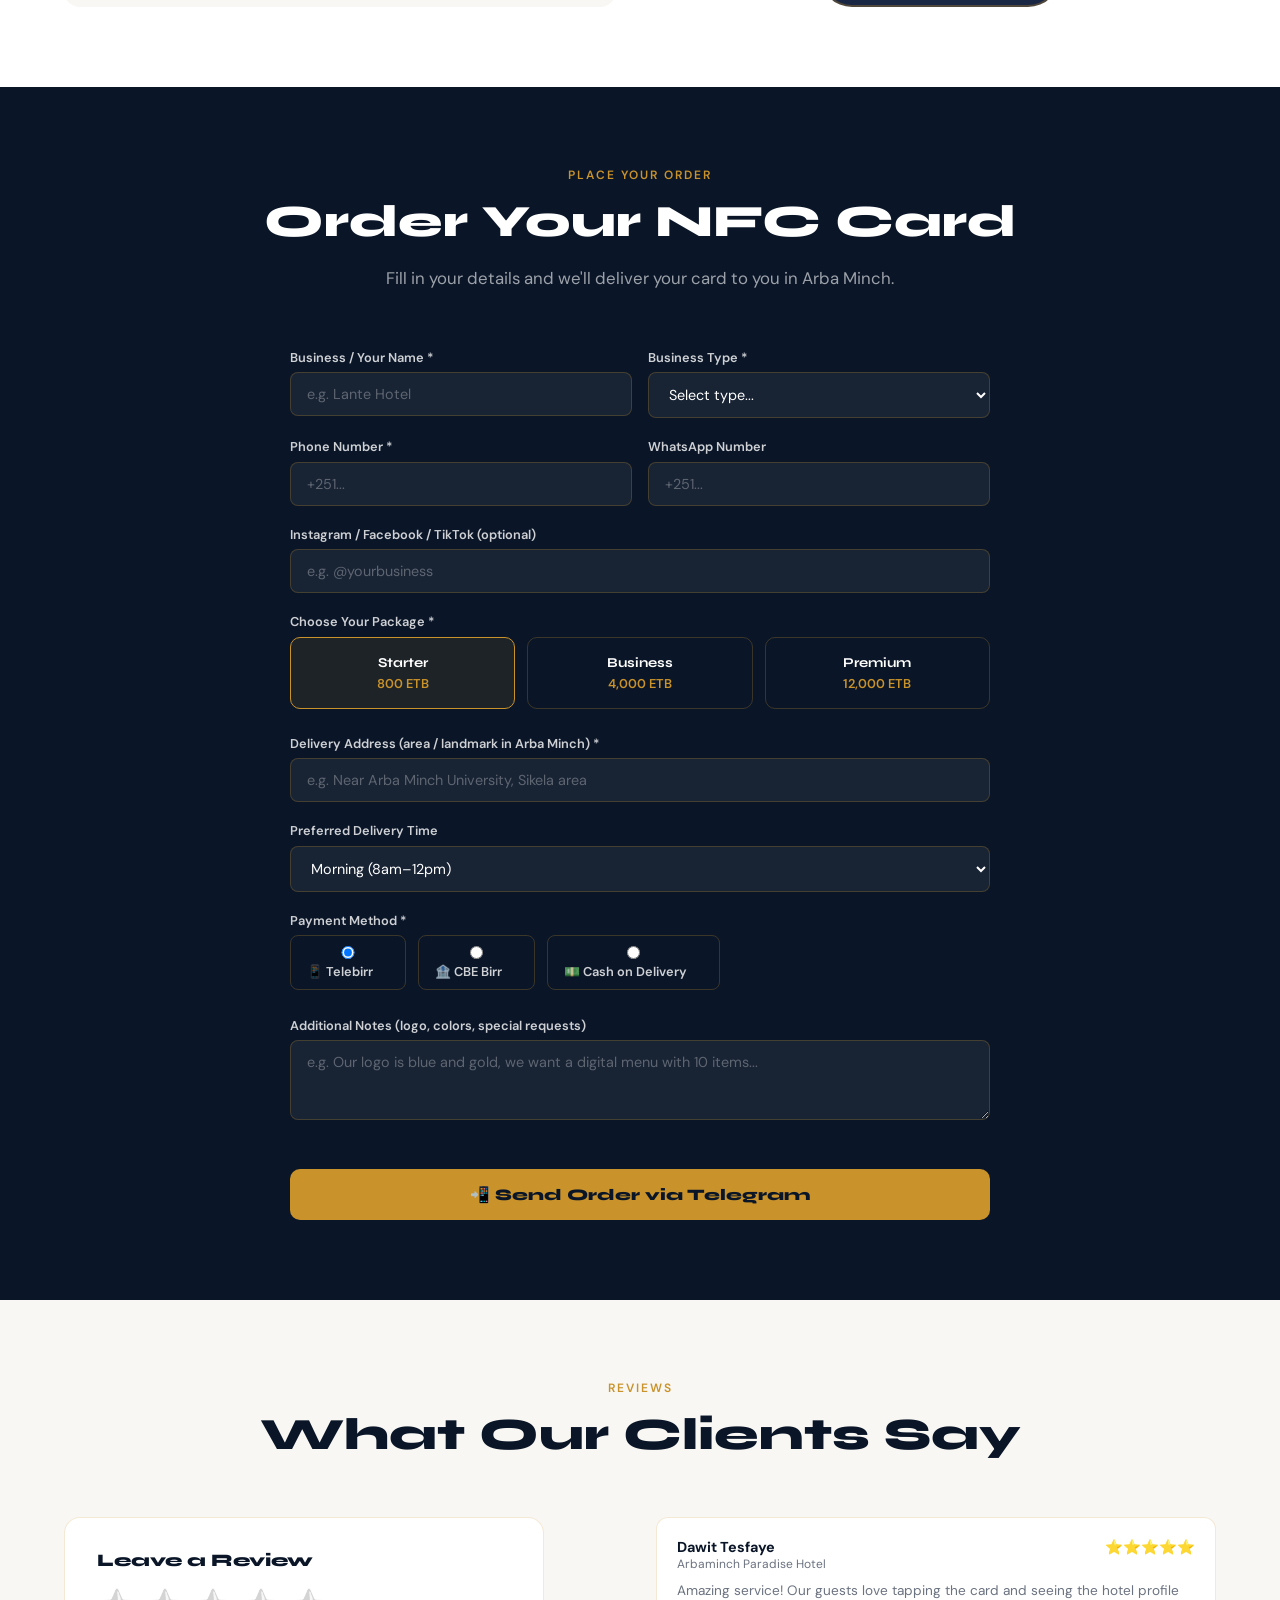
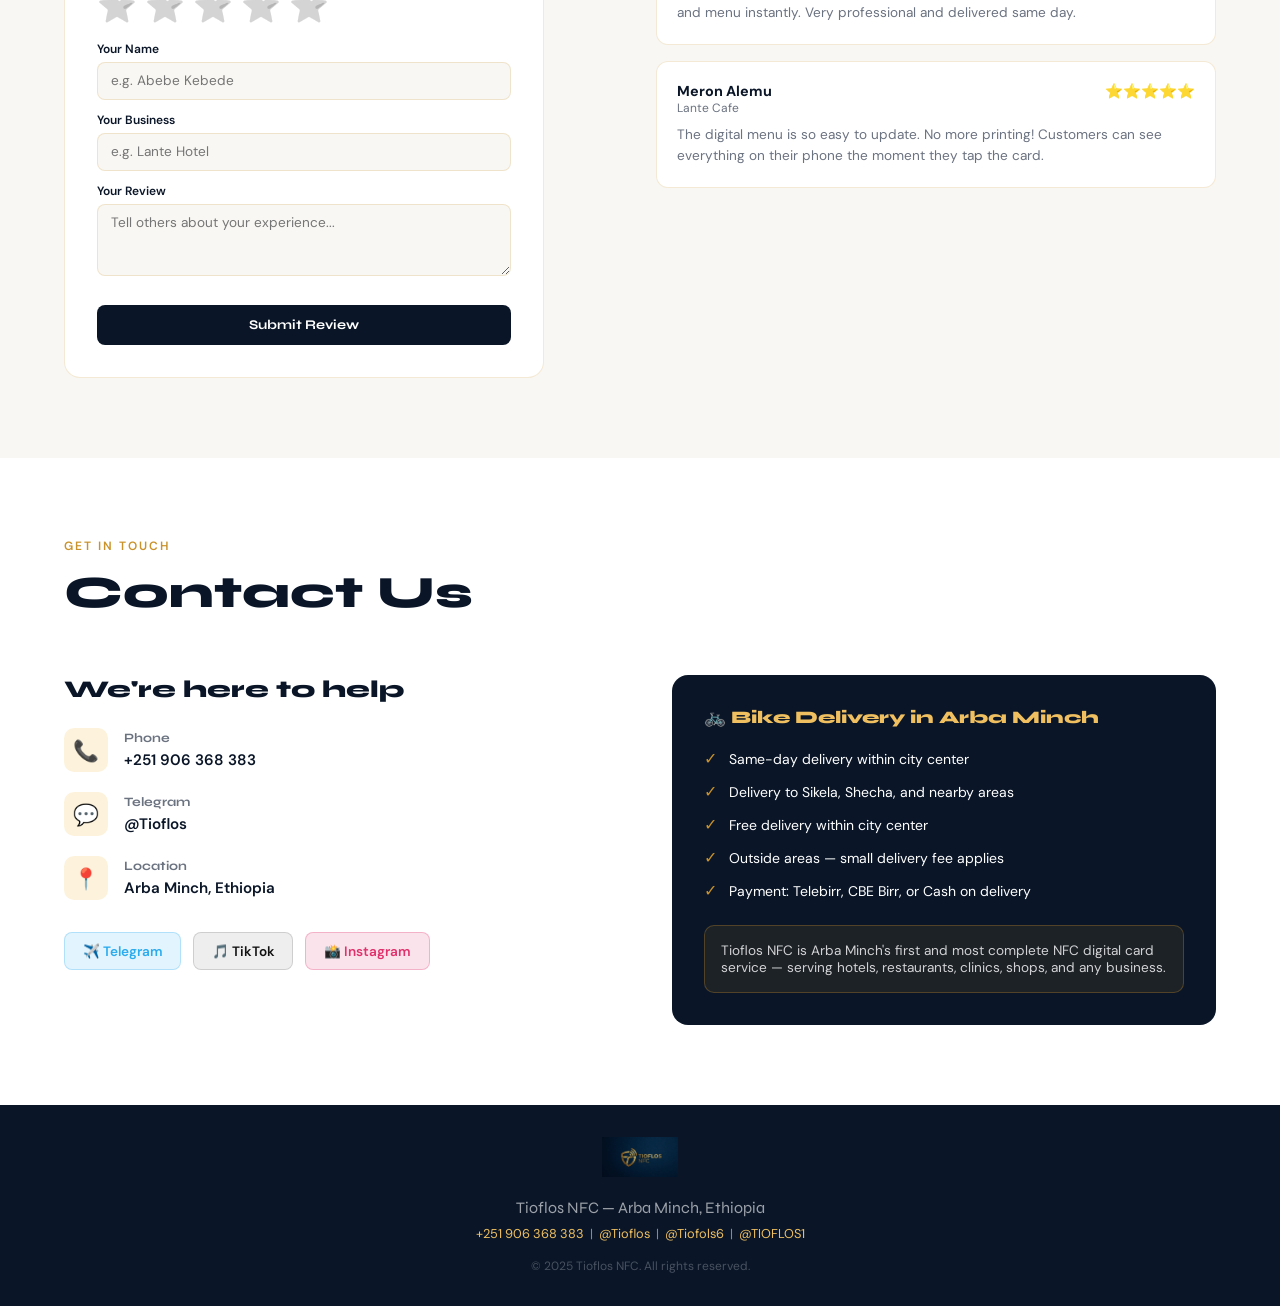
<file: index.html.html>
<!DOCTYPE html>
<html lang="en">
<head>
<meta charset="UTF-8">
<meta name="viewport" content="width=device-width, initial-scale=1.0">
<title>Tioflos NFC — Smart Digital Cards for Every Business</title>
<link href="https://fonts.googleapis.com/css2?family=Syne:wght@400;600;700;800&family=DM+Sans:wght@300;400;500&display=swap" rel="stylesheet">
<style>
  :root {
    --navy: #0A1628;
    --gold: #C9922A;
    --gold-light: #F0C060;
    --gold-pale: #FDF3DC;
    --white: #FFFFFF;
    --off-white: #F9F7F3;
    --mid: #6B7280;
    --border: rgba(201,146,42,0.2);
  }
  * { margin: 0; padding: 0; box-sizing: border-box; }
  html { scroll-behavior: smooth; }
  body { font-family: 'DM Sans', sans-serif; background: var(--white); color: var(--navy); overflow-x: hidden; }
  h1,h2,h3,h4 { font-family: 'Syne', sans-serif; }

  /* NAV */
  nav {
    position: fixed; top: 0; left: 0; right: 0; z-index: 100;
    background: rgba(10,22,40,0.96); backdrop-filter: blur(12px);
    padding: 0 5%;
    display: flex; align-items: center; justify-content: space-between; height: 70px;
  }
  .nav-logo { display: flex; align-items: center; gap: 10px; text-decoration: none; }
  .nav-logo img { height: 38px; }
  .nav-logo span { font-family: 'Syne', sans-serif; font-weight: 700; font-size: 1.1rem; color: var(--gold-light); letter-spacing: 0.5px; }
  .nav-links { display: flex; gap: 2rem; list-style: none; }
  .nav-links a { color: rgba(255,255,255,0.75); text-decoration: none; font-size: 0.875rem; transition: color 0.2s; }
  .nav-links a:hover { color: var(--gold-light); }
  .nav-cta { background: var(--gold); color: var(--navy); padding: 0.5rem 1.25rem; border-radius: 6px; font-family: 'Syne', sans-serif; font-weight: 700; font-size: 0.875rem; text-decoration: none; transition: background 0.2s; }
  .nav-cta:hover { background: var(--gold-light); }

  /* HERO */
  .hero {
    min-height: 100vh; background: var(--navy);
    display: flex; align-items: center; justify-content: center;
    text-align: center; padding: 6rem 5% 4rem;
    position: relative; overflow: hidden;
  }
  .hero-bg {
    position: absolute; inset: 0;
    background: radial-gradient(ellipse at 50% 60%, rgba(201,146,42,0.12) 0%, transparent 70%);
  }
  .hero-content { position: relative; max-width: 780px; }
  .hero-badge {
    display: inline-flex; align-items: center; gap: 8px;
    background: rgba(201,146,42,0.12); border: 1px solid rgba(201,146,42,0.3);
    border-radius: 100px; padding: 0.4rem 1rem; margin-bottom: 2rem;
    font-size: 0.8rem; color: var(--gold-light); letter-spacing: 0.5px;
  }
  .hero h1 { font-size: clamp(2.5rem, 6vw, 4.5rem); font-weight: 800; color: var(--white); line-height: 1.1; margin-bottom: 1.5rem; }
  .hero h1 span { color: var(--gold); }
  .hero p { font-size: 1.15rem; color: rgba(255,255,255,0.65); line-height: 1.8; margin-bottom: 2.5rem; }
  .hero-btns { display: flex; gap: 1rem; justify-content: center; flex-wrap: wrap; }
  .btn-primary { background: var(--gold); color: var(--navy); padding: 0.9rem 2rem; border-radius: 8px; font-family: 'Syne', sans-serif; font-weight: 700; font-size: 1rem; text-decoration: none; transition: transform 0.2s, background 0.2s; display: inline-block; }
  .btn-primary:hover { background: var(--gold-light); transform: translateY(-2px); }
  .btn-secondary { background: transparent; color: var(--white); border: 1px solid rgba(255,255,255,0.3); padding: 0.9rem 2rem; border-radius: 8px; font-family: 'Syne', sans-serif; font-weight: 600; font-size: 1rem; text-decoration: none; transition: border-color 0.2s; display: inline-block; }
  .btn-secondary:hover { border-color: var(--gold-light); color: var(--gold-light); }
  .hero-stats { display: flex; gap: 3rem; justify-content: center; margin-top: 4rem; flex-wrap: wrap; }
  .hero-stat { text-align: center; }
  .hero-stat strong { display: block; font-family: 'Syne', sans-serif; font-size: 2rem; font-weight: 800; color: var(--gold); }
  .hero-stat span { font-size: 0.8rem; color: rgba(255,255,255,0.5); }

  /* SECTIONS */
  section { padding: 5rem 5%; }
  .section-label { font-size: 0.75rem; letter-spacing: 2px; text-transform: uppercase; color: var(--gold); font-weight: 600; margin-bottom: 0.75rem; }
  .section-title { font-size: clamp(1.8rem, 4vw, 2.8rem); font-weight: 800; color: var(--navy); margin-bottom: 1rem; }
  .section-sub { font-size: 1.05rem; color: var(--mid); max-width: 600px; line-height: 1.75; }
  .section-header { margin-bottom: 3.5rem; }
  .section-header.centered { text-align: center; }
  .section-header.centered .section-sub { margin: 0 auto; }

  /* HOW IT WORKS */
  .how { background: var(--off-white); }
  .steps { display: grid; grid-template-columns: repeat(auto-fit, minmax(200px, 1fr)); gap: 2rem; }
  .step { text-align: center; padding: 2rem 1.5rem; background: var(--white); border-radius: 12px; border: 1px solid var(--border); }
  .step-num { width: 52px; height: 52px; border-radius: 50%; background: var(--navy); color: var(--gold); font-family: 'Syne', sans-serif; font-weight: 800; font-size: 1.2rem; display: flex; align-items: center; justify-content: center; margin: 0 auto 1rem; }
  .step h3 { font-size: 1rem; font-weight: 700; margin-bottom: 0.5rem; }
  .step p { font-size: 0.875rem; color: var(--mid); line-height: 1.6; }

  /* DEMO SECTION */
  .demo { background: var(--navy); color: var(--white); }
  .demo .section-title { color: var(--white); }
  .demo .section-sub { color: rgba(255,255,255,0.6); }
  .demo-tabs { display: flex; flex-wrap: wrap; gap: 0.5rem; margin-bottom: 2.5rem; }
  .demo-tab { padding: 0.5rem 1.25rem; border-radius: 100px; border: 1px solid rgba(255,255,255,0.2); background: transparent; color: rgba(255,255,255,0.7); font-size: 0.875rem; cursor: pointer; transition: all 0.2s; font-family: 'DM Sans', sans-serif; }
  .demo-tab.active { background: var(--gold); border-color: var(--gold); color: var(--navy); font-weight: 600; }
  .demo-layout { display: grid; grid-template-columns: 1fr 1fr; gap: 3rem; align-items: center; }
  .demo-phone {
    width: 260px; margin: 0 auto;
    background: #1A2744; border-radius: 36px; padding: 12px;
    border: 2px solid rgba(201,146,42,0.3);
    box-shadow: 0 0 60px rgba(201,146,42,0.1);
  }
  .phone-screen { background: #F8F9FA; border-radius: 28px; overflow: hidden; min-height: 480px; }
  .phone-header { background: var(--navy); padding: 1.25rem; text-align: center; }
  .phone-logo-area { width: 60px; height: 60px; border-radius: 50%; background: var(--gold); margin: 0 auto 0.5rem; display: flex; align-items: center; justify-content: center; font-family: 'Syne', sans-serif; font-weight: 800; font-size: 1.1rem; color: var(--navy); }
  .phone-biz-name { color: var(--white); font-family: 'Syne', sans-serif; font-weight: 700; font-size: 0.9rem; }
  .phone-biz-type { color: var(--gold-light); font-size: 0.7rem; }
  .phone-actions { display: grid; grid-template-columns: 1fr 1fr 1fr; gap: 6px; padding: 0.75rem; }
  .p-action { background: var(--white); border-radius: 8px; padding: 0.6rem 0.4rem; text-align: center; border: 1px solid #E5E7EB; }
  .p-action-icon { font-size: 1.2rem; display: block; }
  .p-action-label { font-size: 0.55rem; color: #6B7280; margin-top: 2px; }
  .phone-section { padding: 0.75rem; }
  .phone-section-title { font-size: 0.65rem; font-weight: 700; color: #374151; text-transform: uppercase; letter-spacing: 1px; margin-bottom: 0.5rem; }
  .phone-menu-item { display: flex; justify-content: space-between; align-items: center; padding: 0.4rem 0; border-bottom: 1px solid #F3F4F6; font-size: 0.7rem; color: #374151; }
  .phone-menu-price { font-weight: 600; color: var(--gold); font-size: 0.7rem; }
  .demo-info h3 { font-size: 1.5rem; font-weight: 700; margin-bottom: 1rem; color: var(--white); }
  .demo-info p { color: rgba(255,255,255,0.65); line-height: 1.75; margin-bottom: 1.5rem; }
  .demo-features { list-style: none; }
  .demo-features li { display: flex; align-items: center; gap: 0.75rem; padding: 0.5rem 0; color: rgba(255,255,255,0.8); font-size: 0.9rem; }
  .demo-features li::before { content: '✓'; color: var(--gold); font-weight: 700; }

  /* PRICING */
  .pricing-grid { display: grid; grid-template-columns: repeat(auto-fit, minmax(260px, 1fr)); gap: 1.5rem; }
  .pricing-card { border: 1px solid var(--border); border-radius: 16px; padding: 2rem; background: var(--white); transition: transform 0.2s; }
  .pricing-card:hover { transform: translateY(-4px); }
  .pricing-card.featured { background: var(--navy); color: var(--white); border-color: var(--gold); }
  .pricing-badge { background: var(--gold); color: var(--navy); font-size: 0.7rem; font-weight: 700; padding: 0.25rem 0.75rem; border-radius: 100px; display: inline-block; margin-bottom: 1rem; text-transform: uppercase; letter-spacing: 0.5px; }
  .pricing-name { font-size: 1.1rem; font-weight: 800; font-family: 'Syne', sans-serif; margin-bottom: 0.25rem; }
  .pricing-card.featured .pricing-name { color: var(--white); }
  .pricing-price { font-size: 2rem; font-weight: 800; font-family: 'Syne', sans-serif; color: var(--gold); margin: 0.75rem 0; }
  .pricing-price span { font-size: 0.85rem; font-weight: 400; color: var(--mid); }
  .pricing-card.featured .pricing-price span { color: rgba(255,255,255,0.5); }
  .pricing-features { list-style: none; margin: 1.5rem 0; }
  .pricing-features li { padding: 0.4rem 0; font-size: 0.875rem; color: var(--mid); display: flex; gap: 0.5rem; }
  .pricing-card.featured .pricing-features li { color: rgba(255,255,255,0.75); }
  .pricing-features li::before { content: '•'; color: var(--gold); }
  .pricing-btn { display: block; text-align: center; padding: 0.8rem; border-radius: 8px; font-family: 'Syne', sans-serif; font-weight: 700; font-size: 0.9rem; text-decoration: none; transition: all 0.2s; margin-top: 1.5rem; }
  .pricing-btn-outline { border: 1.5px solid var(--navy); color: var(--navy); }
  .pricing-btn-outline:hover { background: var(--navy); color: var(--white); }
  .pricing-btn-gold { background: var(--gold); color: var(--navy); }
  .pricing-btn-gold:hover { background: var(--gold-light); }

  /* GALLERY */
  .gallery { background: var(--off-white); }
  .gallery-grid { display: grid; grid-template-columns: repeat(auto-fit, minmax(180px, 1fr)); gap: 1rem; }
  .gallery-card { background: var(--white); border-radius: 12px; overflow: hidden; border: 1px solid var(--border); }
  .gallery-img { height: 140px; display: flex; align-items: center; justify-content: center; font-size: 2.5rem; }
  .gallery-caption { padding: 0.75rem 1rem; font-size: 0.8rem; font-weight: 600; color: var(--navy); border-top: 1px solid var(--border); }
  .gallery-type { font-size: 0.7rem; color: var(--mid); font-weight: 400; }

  /* CARD DESIGNER */
  .designer { background: var(--white); }
  .designer-layout { display: grid; grid-template-columns: 1fr 1fr; gap: 3rem; }
  .designer-form { background: var(--off-white); border-radius: 16px; padding: 2rem; }
  .form-group { margin-bottom: 1.25rem; }
  .form-group label { display: block; font-size: 0.8rem; font-weight: 600; color: var(--navy); margin-bottom: 0.4rem; }
  .form-group input, .form-group select, .form-group textarea {
    width: 100%; padding: 0.7rem 0.9rem; border: 1px solid var(--border); border-radius: 8px;
    font-family: 'DM Sans', sans-serif; font-size: 0.875rem; background: var(--white); color: var(--navy);
    outline: none; transition: border-color 0.2s;
  }
  .form-group input:focus, .form-group select:focus { border-color: var(--gold); }
  .form-row { display: grid; grid-template-columns: 1fr 1fr; gap: 1rem; }
  .color-options { display: flex; gap: 0.5rem; flex-wrap: wrap; }
  .color-opt { width: 32px; height: 32px; border-radius: 50%; cursor: pointer; border: 3px solid transparent; transition: border-color 0.2s; }
  .color-opt.active { border-color: var(--gold); }
  .designer-preview { position: sticky; top: 90px; }
  .preview-label { font-size: 0.75rem; color: var(--mid); margin-bottom: 1rem; text-transform: uppercase; letter-spacing: 1px; }
  .preview-phone {
    width: 240px; margin: 0 auto;
    background: #1A2744; border-radius: 32px; padding: 10px;
    border: 2px solid rgba(201,146,42,0.3);
  }
  .preview-screen { background: #F8F9FA; border-radius: 24px; overflow: hidden; min-height: 420px; }
  .preview-header { padding: 1.25rem; text-align: center; }
  .preview-avatar { width: 56px; height: 56px; border-radius: 50%; margin: 0 auto 0.5rem; display: flex; align-items: center; justify-content: center; font-family: 'Syne', sans-serif; font-weight: 800; font-size: 1.1rem; color: var(--white); }
  .preview-name { font-family: 'Syne', sans-serif; font-weight: 700; font-size: 0.85rem; color: var(--white); }
  .preview-tagline { font-size: 0.65rem; color: rgba(255,255,255,0.6); }
  .preview-btns { display: grid; grid-template-columns: 1fr 1fr; gap: 6px; padding: 0.75rem; }
  .p-btn { background: var(--white); border-radius: 8px; padding: 0.5rem; text-align: center; font-size: 0.6rem; color: #374151; border: 1px solid #E5E7EB; }

  /* ORDER */
  .order { background: var(--navy); color: var(--white); }
  .order .section-title { color: var(--white); }
  .order .section-sub { color: rgba(255,255,255,0.6); }
  .order-form { max-width: 700px; margin: 0 auto; }
  .o-form-group { margin-bottom: 1.25rem; }
  .o-form-group label { display: block; font-size: 0.8rem; font-weight: 600; color: rgba(255,255,255,0.8); margin-bottom: 0.4rem; }
  .o-form-group input, .o-form-group select, .o-form-group textarea {
    width: 100%; padding: 0.75rem 1rem; border: 1px solid rgba(201,146,42,0.25); border-radius: 8px;
    font-family: 'DM Sans', sans-serif; font-size: 0.9rem;
    background: rgba(255,255,255,0.06); color: var(--white); outline: none;
    transition: border-color 0.2s;
  }
  .o-form-group input::placeholder, .o-form-group textarea::placeholder { color: rgba(255,255,255,0.3); }
  .o-form-group input:focus, .o-form-group select:focus { border-color: var(--gold); }
  .o-form-group select option { background: var(--navy); }
  .o-form-row { display: grid; grid-template-columns: 1fr 1fr; gap: 1rem; }
  .package-cards { display: grid; grid-template-columns: repeat(3, 1fr); gap: 0.75rem; margin-bottom: 1.25rem; }
  .pkg-card { border: 1.5px solid rgba(201,146,42,0.25); border-radius: 10px; padding: 1rem; cursor: pointer; transition: all 0.2s; text-align: center; }
  .pkg-card.selected { border-color: var(--gold); background: rgba(201,146,42,0.1); }
  .pkg-card input { display: none; }
  .pkg-name { font-family: 'Syne', sans-serif; font-weight: 700; font-size: 0.85rem; color: var(--white); }
  .pkg-price { font-size: 0.8rem; color: var(--gold); margin-top: 0.25rem; }
  .payment-opts { display: flex; gap: 0.75rem; flex-wrap: wrap; }
  .pay-opt { display: flex; align-items: center; gap: 0.5rem; padding: 0.6rem 1rem; border: 1px solid rgba(201,146,42,0.25); border-radius: 8px; cursor: pointer; font-size: 0.85rem; color: rgba(255,255,255,0.8); transition: all 0.2s; }
  .pay-opt input { margin: 0; }
  .pay-opt:hover { border-color: var(--gold); }
  .submit-btn { width: 100%; padding: 1rem; background: var(--gold); color: var(--navy); border: none; border-radius: 10px; font-family: 'Syne', sans-serif; font-weight: 800; font-size: 1rem; cursor: pointer; transition: background 0.2s; margin-top: 1.5rem; }
  .submit-btn:hover { background: var(--gold-light); }
  .order-success { display: none; text-align: center; padding: 3rem; }
  .order-success h3 { font-size: 1.5rem; font-weight: 800; color: var(--gold); margin-bottom: 1rem; }
  .order-success p { color: rgba(255,255,255,0.7); }

  /* RATINGS */
  .ratings { background: var(--off-white); }
  .rating-form-box { background: var(--white); border-radius: 16px; padding: 2rem; border: 1px solid var(--border); max-width: 480px; }
  .stars-select { display: flex; gap: 0.5rem; margin-bottom: 1rem; }
  .star-btn { font-size: 2rem; cursor: pointer; filter: grayscale(1); transition: filter 0.2s; background: none; border: none; }
  .star-btn.active { filter: grayscale(0); }
  .rating-grid { display: grid; grid-template-columns: 1fr 1fr; gap: 2rem; }
  .reviews-list { display: flex; flex-direction: column; gap: 1rem; }
  .review-card { background: var(--white); border-radius: 12px; padding: 1.25rem; border: 1px solid var(--border); }
  .review-header { display: flex; justify-content: space-between; align-items: flex-start; margin-bottom: 0.5rem; }
  .reviewer-name { font-weight: 700; font-size: 0.9rem; }
  .reviewer-biz { font-size: 0.75rem; color: var(--mid); }
  .review-stars { color: var(--gold); font-size: 0.9rem; }
  .review-text { font-size: 0.85rem; color: var(--mid); line-height: 1.6; }
  .review-input-group { margin-bottom: 0.75rem; }
  .review-input-group label { font-size: 0.75rem; font-weight: 600; color: var(--navy); display: block; margin-bottom: 0.3rem; }
  .review-input-group input, .review-input-group textarea { width: 100%; padding: 0.6rem 0.8rem; border: 1px solid var(--border); border-radius: 8px; font-family: 'DM Sans', sans-serif; font-size: 0.85rem; background: var(--off-white); outline: none; }
  .review-submit { width: 100%; padding: 0.75rem; background: var(--navy); color: var(--white); border: none; border-radius: 8px; font-family: 'Syne', sans-serif; font-weight: 700; cursor: pointer; margin-top: 0.75rem; }

  /* CONTACT */
  .contact { background: var(--white); }
  .contact-grid { display: grid; grid-template-columns: 1fr 1fr; gap: 4rem; }
  .contact-info h3 { font-size: 1.5rem; font-weight: 800; margin-bottom: 1.5rem; }
  .contact-item { display: flex; align-items: center; gap: 1rem; margin-bottom: 1.25rem; }
  .contact-icon { width: 44px; height: 44px; background: var(--gold-pale); border-radius: 10px; display: flex; align-items: center; justify-content: center; font-size: 1.3rem; flex-shrink: 0; }
  .contact-item h4 { font-size: 0.8rem; color: var(--mid); margin-bottom: 0.2rem; }
  .contact-item a, .contact-item p { font-size: 0.95rem; font-weight: 600; color: var(--navy); text-decoration: none; }
  .contact-item a:hover { color: var(--gold); }
  .social-row { display: flex; gap: 0.75rem; margin-top: 2rem; }
  .social-btn { display: flex; align-items: center; gap: 0.5rem; padding: 0.6rem 1.1rem; border-radius: 8px; font-size: 0.85rem; font-weight: 600; text-decoration: none; transition: all 0.2s; }
  .social-tg { background: #2AABEE22; color: #2AABEE; border: 1px solid #2AABEE44; }
  .social-tt { background: #00000011; color: #111; border: 1px solid #00000022; }
  .social-ig { background: #E1306C22; color: #E1306C; border: 1px solid #E1306C44; }
  .delivery-box { background: var(--navy); color: var(--white); border-radius: 16px; padding: 2rem; }
  .delivery-box h3 { font-size: 1.1rem; font-weight: 800; margin-bottom: 1.25rem; color: var(--gold-light); }
  .delivery-item { display: flex; align-items: center; gap: 0.75rem; margin-bottom: 0.75rem; font-size: 0.875rem; }
  .delivery-item span { color: var(--gold); font-size: 1rem; }

  /* FOOTER */
  footer { background: var(--navy); color: rgba(255,255,255,0.5); text-align: center; padding: 2rem 5%; }
  footer a { color: var(--gold-light); text-decoration: none; }

  /* RESPONSIVE */
  @media (max-width: 768px) {
    .nav-links { display: none; }
    .demo-layout, .designer-layout, .contact-grid, .rating-grid { grid-template-columns: 1fr; }
    .o-form-row, .form-row { grid-template-columns: 1fr; }
    .package-cards { grid-template-columns: 1fr; }
    .designer-preview { display: none; }
  }
</style>
</head>
<body>

<!-- NAV -->
<nav>
  <a class="nav-logo" href="#">
    <img src="logo.png" alt="Tioflos NFC Logo" onerror="this.style.display='none'">
    <span>Tioflos NFC</span>
  </a>
  <ul class="nav-links">
    <li><a href="#how">How It Works</a></li>
    <li><a href="#demo">Demo</a></li>
    <li><a href="#pricing">Pricing</a></li>
    <li><a href="#gallery">Gallery</a></li>
    <li><a href="#order">Order</a></li>
    <li><a href="#contact">Contact</a></li>
  </ul>
  <a class="nav-cta" href="#order">Order Now</a>
</nav>

<!-- HERO -->
<section class="hero" id="home">
  <div class="hero-bg"></div>
  <div class="hero-content">
    <div class="hero-badge">📍 Arba Minch's First NFC Card Service</div>
    <h1>Tap. Connect.<br><span>Impress Anyone.</span></h1>
    <p>Smart NFC digital cards for hotels, restaurants, shops, clinics and every business in Arba Minch. One tap — your full profile on any phone.</p>
    <div class="hero-btns">
      <a href="#order" class="btn-primary">Order Your Card</a>
      <a href="#demo" class="btn-secondary">See How It Works</a>
    </div>
    <div class="hero-stats">
      <div class="hero-stat"><strong>1-tap</strong><span>Share everything</span></div>
      <div class="hero-stat"><strong>Free</strong><span>No app needed</span></div>
      <div class="hero-stat"><strong>24/7</strong><span>Always available</span></div>
    </div>
  </div>
</section>

<!-- HOW IT WORKS -->
<section class="how" id="how">
  <div class="section-header centered">
    <div class="section-label">The Process</div>
    <h2 class="section-title">How It Works</h2>
    <p class="section-sub">From order to delivery — simple, fast, and completely done for you.</p>
  </div>
  <div class="steps">
    <div class="step">
      <div class="step-num">1</div>
      <h3>Place Your Order</h3>
      <p>Fill the order form with your business details, choose your package, and pick a payment method.</p>
    </div>
    <div class="step">
      <div class="step-num">2</div>
      <h3>We Build Your Profile</h3>
      <p>We design your beautiful digital profile with your logo, contacts, menu, gallery, and social links.</p>
    </div>
    <div class="step">
      <div class="step-num">3</div>
      <h3>Card Delivered to You</h3>
      <p>Your programmed NFC card is delivered to your door by bike — same day in Arba Minch.</p>
    </div>
    <div class="step">
      <div class="step-num">4</div>
      <h3>Tap & Impress</h3>
      <p>Hand someone your card. They tap it. Your full profile opens instantly on their phone. No app needed.</p>
    </div>
  </div>
</section>

<!-- DEMO -->
<section class="demo" id="demo">
  <div class="section-header">
    <div class="section-label">Live Preview</div>
    <h2 class="section-title">See What Your Clients Get</h2>
    <p class="section-sub">Pick a business type and see exactly what the profile looks like when someone taps your NFC card.</p>
  </div>
  <div class="demo-tabs">
    <button class="demo-tab active" onclick="setDemo('hotel',this)">🏨 Hotel</button>
    <button class="demo-tab" onclick="setDemo('restaurant',this)">🍽️ Restaurant</button>
    <button class="demo-tab" onclick="setDemo('shop',this)">🛒 Shop</button>
    <button class="demo-tab" onclick="setDemo('clinic',this)">🏥 Clinic</button>
    <button class="demo-tab" onclick="setDemo('salon',this)">💈 Salon</button>
    <button class="demo-tab" onclick="setDemo('freelancer',this)">👔 Freelancer</button>
  </div>
  <div class="demo-layout">
    <div>
      <div class="demo-phone">
        <div class="phone-screen" id="phone-screen">
          <!-- Filled by JS -->
        </div>
      </div>
    </div>
    <div class="demo-info" id="demo-info">
      <!-- Filled by JS -->
    </div>
  </div>
</section>

<!-- PRICING -->
<section id="pricing">
  <div class="section-header centered">
    <div class="section-label">Packages</div>
    <h2 class="section-title">Simple, Clear Pricing</h2>
    <p class="section-sub">All prices include card programming, profile setup, and delivery in Arba Minch.</p>
  </div>
  <div class="pricing-grid">
    <div class="pricing-card">
      <div class="pricing-name">Starter</div>
      <div class="pricing-price">800 <span>ETB</span></div>
      <ul class="pricing-features">
        <li>1 NFC Card</li>
        <li>Digital profile setup</li>
        <li>Contact & WhatsApp button</li>
        <li>Google Maps link</li>
        <li>Social media links</li>
        <li>Same-day delivery</li>
      </ul>
      <a href="#order" class="pricing-btn pricing-btn-outline">Order Starter</a>
    </div>
    <div class="pricing-card featured">
      <div class="pricing-badge">Most Popular</div>
      <div class="pricing-name">Business</div>
      <div class="pricing-price">4,000 <span>ETB</span></div>
      <ul class="pricing-features">
        <li>5 NFC Cards</li>
        <li>Full profile + branding</li>
        <li>Digital menu / services</li>
        <li>Photo gallery</li>
        <li>Booking form</li>
        <li>1 month support</li>
      </ul>
      <a href="#order" class="pricing-btn pricing-btn-gold">Order Business</a>
    </div>
    <div class="pricing-card">
      <div class="pricing-name">Premium</div>
      <div class="pricing-price">12,000 <span>ETB</span></div>
      <ul class="pricing-features">
        <li>10+ NFC Cards</li>
        <li>Full branding + design</li>
        <li>Room service / order form</li>
        <li>Attraction guide (hotels)</li>
        <li>WiFi tap card</li>
        <li>Review link setup</li>
        <li>6 months support</li>
      </ul>
      <a href="#order" class="pricing-btn pricing-btn-outline">Order Premium</a>
    </div>
  </div>
  <p style="text-align:center;margin-top:1.5rem;font-size:0.85rem;color:var(--mid);">Monthly support available — 400 ETB/month for updates, replacements & new staff cards</p>
</section>

<!-- GALLERY -->
<section class="gallery" id="gallery">
  <div class="section-header centered">
    <div class="section-label">Our Work</div>
    <h2 class="section-title">Gallery</h2>
    <p class="section-sub">Real NFC cards and profiles we've built for businesses in Arba Minch.</p>
  </div>
  <div class="gallery-grid">
    <div class="gallery-card">
      <div class="gallery-img" style="background:linear-gradient(135deg,#0A1628,#1A2744)">🏨</div>
      <div class="gallery-caption">Hotel Profile<div class="gallery-type">Full menu + booking</div></div>
    </div>
    <div class="gallery-card">
      <div class="gallery-img" style="background:linear-gradient(135deg,#1a3a1a,#2d5c2d)">🍽️</div>
      <div class="gallery-caption">Restaurant Card<div class="gallery-type">Digital menu + gallery</div></div>
    </div>
    <div class="gallery-card">
      <div class="gallery-img" style="background:linear-gradient(135deg,#3a1a1a,#7a2828)">💈</div>
      <div class="gallery-caption">Salon Profile<div class="gallery-type">Services + booking</div></div>
    </div>
    <div class="gallery-card">
      <div class="gallery-img" style="background:linear-gradient(135deg,#1a1a3a,#2828aa)">🏥</div>
      <div class="gallery-caption">Clinic Card<div class="gallery-type">Appointment + contacts</div></div>
    </div>
    <div class="gallery-card">
      <div class="gallery-img" style="background:linear-gradient(135deg,#3a2a0a,#8a6018)">🛒</div>
      <div class="gallery-caption">Shop Profile<div class="gallery-type">Catalog + WhatsApp order</div></div>
    </div>
    <div class="gallery-card">
      <div class="gallery-img" style="background:linear-gradient(135deg,#1a3030,#2a6060)">👔</div>
      <div class="gallery-caption">Freelancer Card<div class="gallery-type">Portfolio + contacts</div></div>
    </div>
  </div>
</section>

<!-- CARD DESIGNER -->
<section class="designer" id="designer">
  <div class="section-header">
    <div class="section-label">Design Your Card</div>
    <h2 class="section-title">Build Your Profile</h2>
    <p class="section-sub">Fill in your details and see a live preview of your NFC profile before ordering.</p>
  </div>
  <div class="designer-layout">
    <div class="designer-form">
      <div class="form-row">
        <div class="form-group">
          <label>Business / Your Name</label>
          <input type="text" id="d-name" placeholder="e.g. Lante Hotel" oninput="updatePreview()">
        </div>
        <div class="form-group">
          <label>Business Type</label>
          <select id="d-type" onchange="updatePreview()">
            <option>Hotel / Resort</option>
            <option>Restaurant / Cafe</option>
            <option>Shop</option>
            <option>Clinic</option>
            <option>Salon / Spa</option>
            <option>Freelancer</option>
          </select>
        </div>
      </div>
      <div class="form-row">
        <div class="form-group">
          <label>Phone Number</label>
          <input type="text" id="d-phone" placeholder="+251..." oninput="updatePreview()">
        </div>
        <div class="form-group">
          <label>WhatsApp</label>
          <input type="text" id="d-wa" placeholder="+251..." oninput="updatePreview()">
        </div>
      </div>
      <div class="form-group">
        <label>Tagline / Short Description</label>
        <input type="text" id="d-tagline" placeholder="e.g. Best views in Arba Minch" oninput="updatePreview()">
      </div>
      <div class="form-group">
        <label>Card Background Color</label>
        <div class="color-options">
          <div class="color-opt active" style="background:#0A1628" onclick="setColor('#0A1628',this)"></div>
          <div class="color-opt" style="background:#1a3a1a" onclick="setColor('#1a3a1a',this)"></div>
          <div class="color-opt" style="background:#3a1a1a" onclick="setColor('#3a1a1a',this)"></div>
          <div class="color-opt" style="background:#1a1a3a" onclick="setColor('#1a1a3a',this)"></div>
          <div class="color-opt" style="background:#3a2a0a" onclick="setColor('#3a2a0a',this)"></div>
          <div class="color-opt" style="background:#2a1a3a" onclick="setColor('#2a1a3a',this)"></div>
        </div>
      </div>
      <a href="#order" class="btn-primary" style="display:block;text-align:center;margin-top:1rem">Order This Design →</a>
    </div>
    <div class="designer-preview">
      <div class="preview-label">Live Preview</div>
      <div class="preview-phone">
        <div class="preview-screen">
          <div class="preview-header" id="prev-header" style="background:#0A1628">
            <div class="preview-avatar" id="prev-avatar" style="background:#C9922A">T</div>
            <div class="preview-name" id="prev-name">Your Business Name</div>
            <div class="preview-tagline" id="prev-tagline">Your tagline here</div>
          </div>
          <div style="padding:0.75rem">
            <div class="preview-btns">
              <div class="p-btn">📞 Call</div>
              <div class="p-btn">💬 WhatsApp</div>
              <div class="p-btn">📍 Location</div>
              <div class="p-btn">📸 Instagram</div>
            </div>
            <div style="margin-top:0.75rem;padding:0.5rem;background:#F3F4F6;border-radius:8px;font-size:0.65rem;color:#374151;font-weight:700;text-transform:uppercase;letter-spacing:1px">Services / Menu</div>
            <div style="padding:0.4rem 0;font-size:0.65rem;color:#6B7280">Your services will appear here</div>
          </div>
        </div>
      </div>
    </div>
  </div>
</section>

<!-- ORDER -->
<section class="order" id="order">
  <div class="section-header centered">
    <div class="section-label">Place Your Order</div>
    <h2 class="section-title">Order Your NFC Card</h2>
    <p class="section-sub">Fill in your details and we'll deliver your card to you in Arba Minch.</p>
  </div>
  <div class="order-form" id="order-form">
    <div class="o-form-row">
      <div class="o-form-group">
        <label>Business / Your Name *</label>
        <input type="text" id="o-biz" placeholder="e.g. Lante Hotel">
      </div>
      <div class="o-form-group">
        <label>Business Type *</label>
        <select id="o-type">
          <option value="">Select type...</option>
          <option>Hotel / Resort</option>
          <option>Restaurant / Cafe</option>
          <option>Shop / Supermarket</option>
          <option>Clinic / Pharmacy</option>
          <option>Salon / Spa</option>
          <option>School / College</option>
          <option>Freelancer</option>
          <option>Other</option>
        </select>
      </div>
    </div>
    <div class="o-form-row">
      <div class="o-form-group">
        <label>Phone Number *</label>
        <input type="tel" id="o-phone" placeholder="+251...">
      </div>
      <div class="o-form-group">
        <label>WhatsApp Number</label>
        <input type="tel" id="o-wa" placeholder="+251...">
      </div>
    </div>
    <div class="o-form-group">
      <label>Instagram / Facebook / TikTok (optional)</label>
      <input type="text" id="o-social" placeholder="e.g. @yourbusiness">
    </div>
    <div class="o-form-group">
      <label>Choose Your Package *</label>
      <div class="package-cards">
        <label class="pkg-card selected" onclick="selectPkg(this)">
          <input type="radio" name="pkg" value="Starter — 800 ETB" checked>
          <div class="pkg-name">Starter</div>
          <div class="pkg-price">800 ETB</div>
        </label>
        <label class="pkg-card" onclick="selectPkg(this)">
          <input type="radio" name="pkg" value="Business — 4,000 ETB">
          <div class="pkg-name">Business</div>
          <div class="pkg-price">4,000 ETB</div>
        </label>
        <label class="pkg-card" onclick="selectPkg(this)">
          <input type="radio" name="pkg" value="Premium — 12,000 ETB">
          <div class="pkg-name">Premium</div>
          <div class="pkg-price">12,000 ETB</div>
        </label>
      </div>
    </div>
    <div class="o-form-group">
      <label>Delivery Address (area / landmark in Arba Minch) *</label>
      <input type="text" id="o-address" placeholder="e.g. Near Arba Minch University, Sikela area">
    </div>
    <div class="o-form-group">
      <label>Preferred Delivery Time</label>
      <select id="o-time">
        <option>Morning (8am–12pm)</option>
        <option>Afternoon (12pm–5pm)</option>
        <option>Evening (5pm–8pm)</option>
        <option>Any time</option>
      </select>
    </div>
    <div class="o-form-group">
      <label>Payment Method *</label>
      <div class="payment-opts">
        <label class="pay-opt"><input type="radio" name="pay" value="Telebirr" checked> 📱 Telebirr</label>
        <label class="pay-opt"><input type="radio" name="pay" value="CBE Birr"> 🏦 CBE Birr</label>
        <label class="pay-opt"><input type="radio" name="pay" value="Cash on Delivery"> 💵 Cash on Delivery</label>
      </div>
    </div>
    <div class="o-form-group">
      <label>Additional Notes (logo, colors, special requests)</label>
      <textarea id="o-notes" rows="3" placeholder="e.g. Our logo is blue and gold, we want a digital menu with 10 items..."></textarea>
    </div>
    <button class="submit-btn" onclick="submitOrder()">📲 Send Order via Telegram</button>
  </div>
  <div class="order-success" id="order-success">
    <div style="font-size:3rem;margin-bottom:1rem">🎉</div>
    <h3>Order Sent!</h3>
    <p>Your order has been sent to Tioflos NFC on Telegram. We'll confirm within 1–2 hours and deliver to you by bike!</p>
    <a href="#home" class="btn-primary" style="display:inline-block;margin-top:1.5rem">Back to Home</a>
  </div>
</section>

<!-- RATINGS -->
<section class="ratings" id="ratings">
  <div class="section-header centered">
    <div class="section-label">Reviews</div>
    <h2 class="section-title">What Our Clients Say</h2>
  </div>
  <div class="rating-grid">
    <div>
      <div class="rating-form-box">
        <h3 style="font-size:1.1rem;font-weight:800;margin-bottom:1rem">Leave a Review</h3>
        <div class="stars-select" id="star-row">
          <button class="star-btn" onclick="setStar(1)">⭐</button>
          <button class="star-btn" onclick="setStar(2)">⭐</button>
          <button class="star-btn" onclick="setStar(3)">⭐</button>
          <button class="star-btn" onclick="setStar(4)">⭐</button>
          <button class="star-btn" onclick="setStar(5)">⭐</button>
        </div>
        <div class="review-input-group">
          <label>Your Name</label>
          <input type="text" id="r-name" placeholder="e.g. Abebe Kebede">
        </div>
        <div class="review-input-group">
          <label>Your Business</label>
          <input type="text" id="r-biz" placeholder="e.g. Lante Hotel">
        </div>
        <div class="review-input-group">
          <label>Your Review</label>
          <textarea id="r-text" rows="3" placeholder="Tell others about your experience..."></textarea>
        </div>
        <button class="review-submit" onclick="submitReview()">Submit Review</button>
      </div>
    </div>
    <div>
      <div class="reviews-list" id="reviews-list">
        <div class="review-card">
          <div class="review-header">
            <div><div class="reviewer-name">Dawit Tesfaye</div><div class="reviewer-biz">Arbaminch Paradise Hotel</div></div>
            <div class="review-stars">⭐⭐⭐⭐⭐</div>
          </div>
          <p class="review-text">Amazing service! Our guests love tapping the card and seeing the hotel profile and menu instantly. Very professional and delivered same day.</p>
        </div>
        <div class="review-card">
          <div class="review-header">
            <div><div class="reviewer-name">Meron Alemu</div><div class="reviewer-biz">Lante Cafe</div></div>
            <div class="review-stars">⭐⭐⭐⭐⭐</div>
          </div>
          <p class="review-text">The digital menu is so easy to update. No more printing! Customers can see everything on their phone the moment they tap the card.</p>
        </div>
      </div>
    </div>
  </div>
</section>

<!-- CONTACT -->
<section class="contact" id="contact">
  <div class="section-header">
    <div class="section-label">Get In Touch</div>
    <h2 class="section-title">Contact Us</h2>
  </div>
  <div class="contact-grid">
    <div class="contact-info">
      <h3>We're here to help</h3>
      <div class="contact-item">
        <div class="contact-icon">📞</div>
        <div><h4>Phone</h4><a href="tel:+251906368383">+251 906 368 383</a></div>
      </div>
      <div class="contact-item">
        <div class="contact-icon">💬</div>
        <div><h4>Telegram</h4><a href="https://t.me/Tioflos" target="_blank">@Tioflos</a></div>
      </div>
      <div class="contact-item">
        <div class="contact-icon">📍</div>
        <div><h4>Location</h4><p>Arba Minch, Ethiopia</p></div>
      </div>
      <div class="social-row">
        <a class="social-btn social-tg" href="https://t.me/Tioflos" target="_blank">✈️ Telegram</a>
        <a class="social-btn social-tt" href="https://tiktok.com/@Tiofols6" target="_blank">🎵 TikTok</a>
        <a class="social-btn social-ig" href="https://instagram.com/TIOFLOS1" target="_blank">📸 Instagram</a>
      </div>
    </div>
    <div>
      <div class="delivery-box">
        <h3>🚲 Bike Delivery in Arba Minch</h3>
        <div class="delivery-item"><span>✓</span> Same-day delivery within city center</div>
        <div class="delivery-item"><span>✓</span> Delivery to Sikela, Shecha, and nearby areas</div>
        <div class="delivery-item"><span>✓</span> Free delivery within city center</div>
        <div class="delivery-item"><span>✓</span> Outside areas — small delivery fee applies</div>
        <div class="delivery-item"><span>✓</span> Payment: Telebirr, CBE Birr, or Cash on delivery</div>
        <div style="margin-top:1.5rem;padding:1rem;background:rgba(201,146,42,0.1);border-radius:10px;border:1px solid rgba(201,146,42,0.3)">
          <p style="font-size:0.85rem;color:rgba(255,255,255,0.8)">Tioflos NFC is Arba Minch's first and most complete NFC digital card service — serving hotels, restaurants, clinics, shops, and any business.</p>
        </div>
      </div>
    </div>
  </div>
</section>

<!-- FOOTER -->
<footer>
  <img src="logo.png" alt="Tioflos NFC" style="height:40px;margin-bottom:1rem;opacity:0.8" onerror="this.style.display='none'">
  <p style="margin-bottom:0.5rem;font-family:'Syne',sans-serif;color:rgba(255,255,255,0.6)">Tioflos NFC — Arba Minch, Ethiopia</p>
  <p style="font-size:0.8rem">
    <a href="tel:+251906368383">+251 906 368 383</a> &nbsp;|&nbsp;
    <a href="https://t.me/Tioflos">@Tioflos</a> &nbsp;|&nbsp;
    <a href="https://tiktok.com/@Tiofols6">@Tiofols6</a> &nbsp;|&nbsp;
    <a href="https://instagram.com/TIOFLOS1">@TIOFLOS1</a>
  </p>
  <p style="margin-top:1rem;font-size:0.75rem;opacity:0.5">© 2025 Tioflos NFC. All rights reserved.</p>
</footer>

<script>
// DEMO SECTION
const demoData = {
  hotel: {
    name: "Lante Hotel",
    type: "Hotel & Resort · Arba Minch",
    color: "#0A1628",
    features: ["Digital room booking","Cafe menu with photos","Attraction guide","WiFi tap card","Room service order","Guest review link"],
    info: "Hotels & Resorts",
    desc: "Complete hospitality package — guests tap once to see rooms, menu, book a table, or connect to WiFi. Impresses international tourists.",
    menu: [["Breakfast Combo","85 ETB"],["Tilapia Special","150 ETB"],["Local Injera","60 ETB"]]
  },
  restaurant: {
    name: "Arba Minch Cafe",
    type: "Restaurant & Cafe",
    color: "#1a3a1a",
    features: ["Full digital menu with prices","WhatsApp order","Table reservation form","Photo gallery","Google Maps link","Social media"],
    info: "Restaurants & Cafes",
    desc: "Customers scan or tap, see the full menu with photos and prices, and order directly on WhatsApp. No printing cost — update menu anytime.",
    menu: [["Coffee","25 ETB"],["Tilapia","130 ETB"],["Shiro","45 ETB"]]
  },
  shop: {
    name: "Shecha Market",
    type: "Shop & Supermarket",
    color: "#3a2a0a",
    features: ["Product catalog","WhatsApp order","Price list","Opening hours","Location & directions","Promotions"],
    info: "Shops & Markets",
    desc: "Customers browse your products, check prices, and send an order on WhatsApp — all from one tap on your NFC card.",
    menu: [["Teff (1kg)","55 ETB"],["Cooking Oil","180 ETB"],["Sugar (1kg)","65 ETB"]]
  },
  clinic: {
    name: "Arba Minch Clinic",
    type: "Health Clinic",
    color: "#1a1a3a",
    features: ["Appointment booking","Doctor profiles","Services & prices","Opening hours","Emergency contact","Location"],
    info: "Clinics & Pharmacies",
    desc: "Patients tap once to book an appointment, see available doctors, and find the clinic location. Very professional and trusted.",
    menu: [["Consultation","100 ETB"],["Lab Test","200 ETB"],["Pharmacy","Open 24h"]]
  },
  salon: {
    name: "Beauty Palace",
    type: "Salon & Spa",
    color: "#3a1a1a",
    features: ["Services & prices","Booking form","Photo gallery","Opening hours","WhatsApp chat","Instagram gallery"],
    info: "Salons & Spas",
    desc: "Show your services with prices, let clients book appointments, and display your best work in a beautiful gallery.",
    menu: [["Haircut","80 ETB"],["Color","250 ETB"],["Facial","150 ETB"]]
  },
  freelancer: {
    name: "Kebede Designs",
    type: "Graphic Designer · Freelancer",
    color: "#2a1a3a",
    features: ["Portfolio gallery","Services & rates","Booking / inquiry form","Social media links","CV download","WhatsApp contact"],
    info: "Freelancers & Professionals",
    desc: "Share your full portfolio, services, and rates — tap your card and clients see everything they need to hire you.",
    menu: [["Logo Design","500 ETB"],["Social Media","300 ETB"],["Print Design","400 ETB"]]
  }
};

let currentColor = '#0A1628';
let selectedStar = 0;

function setDemo(type, btn) {
  document.querySelectorAll('.demo-tab').forEach(t => t.classList.remove('active'));
  btn.classList.add('active');
  const d = demoData[type];
  document.getElementById('phone-screen').innerHTML = `
    <div class="phone-header" style="background:${d.color}">
      <div class="phone-logo-area">${d.name[0]}</div>
      <div class="phone-biz-name">${d.name}</div>
      <div class="phone-biz-type">${d.type}</div>
    </div>
    <div class="phone-actions">
      <div class="p-action"><span class="p-action-icon">📞</span><span class="p-action-label">Call</span></div>
      <div class="p-action"><span class="p-action-icon">💬</span><span class="p-action-label">WhatsApp</span></div>
      <div class="p-action"><span class="p-action-icon">📍</span><span class="p-action-label">Map</span></div>
      <div class="p-action"><span class="p-action-icon">📸</span><span class="p-action-label">Gallery</span></div>
      <div class="p-action"><span class="p-action-icon">⭐</span><span class="p-action-label">Review</span></div>
      <div class="p-action"><span class="p-action-icon">📋</span><span class="p-action-label">Book</span></div>
    </div>
    <div class="phone-section">
      <div class="phone-section-title">Services / Menu</div>
      ${d.menu.map(([item, price]) => `<div class="phone-menu-item"><span>${item}</span><span class="phone-menu-price">${price}</span></div>`).join('')}
    </div>
  `;
  document.getElementById('demo-info').innerHTML = `
    <h3>${d.info}</h3>
    <p>${d.desc}</p>
    <ul class="demo-features">
      ${d.features.map(f => `<li>${f}</li>`).join('')}
    </ul>
    <a href="#order" class="btn-primary" style="display:inline-block;margin-top:1.5rem">Order for My Business →</a>
  `;
}

function updatePreview() {
  const name = document.getElementById('d-name').value || 'Your Business';
  const tagline = document.getElementById('d-tagline').value || 'Your tagline here';
  document.getElementById('prev-header').style.background = currentColor;
  document.getElementById('prev-avatar').textContent = name[0].toUpperCase();
  document.getElementById('prev-name').textContent = name;
  document.getElementById('prev-tagline').textContent = tagline;
}

function setColor(color, el) {
  currentColor = color;
  document.querySelectorAll('.color-opt').forEach(c => c.classList.remove('active'));
  el.classList.add('active');
  updatePreview();
}

function selectPkg(el) {
  document.querySelectorAll('.pkg-card').forEach(c => c.classList.remove('selected'));
  el.classList.add('selected');
}

function submitOrder() {
  const biz = document.getElementById('o-biz').value;
  const type = document.getElementById('o-type').value;
  const phone = document.getElementById('o-phone').value;
  const wa = document.getElementById('o-wa').value;
  const social = document.getElementById('o-social').value;
  const pkg = document.querySelector('input[name="pkg"]:checked')?.value || '';
  const address = document.getElementById('o-address').value;
  const time = document.getElementById('o-time').value;
  const pay = document.querySelector('input[name="pay"]:checked')?.value || '';
  const notes = document.getElementById('o-notes').value;

  if (!biz || !type || !phone || !address) {
    alert('Please fill in all required fields (*)');
    return;
  }

  const msg = `🔔 NEW ORDER — Tioflos NFC\n\n📌 Business: ${biz}\n🏢 Type: ${type}\n📦 Package: ${pkg}\n\n📞 Phone: ${phone}\n💬 WhatsApp: ${wa || 'Not provided'}\n📱 Social: ${social || 'Not provided'}\n\n📍 Delivery Address: ${address}\n🕐 Preferred Time: ${time}\n💳 Payment: ${pay}\n\n📝 Notes: ${notes || 'None'}\n\n✅ Sent from tioflosnfc.github.io`;

  const tgUrl = `https://t.me/Tioflos?text=${encodeURIComponent(msg)}`;
  window.open(tgUrl, '_blank');

  document.getElementById('order-form').style.display = 'none';
  document.getElementById('order-success').style.display = 'block';
}

function setStar(n) {
  selectedStar = n;
  document.querySelectorAll('.star-btn').forEach((btn, i) => {
    btn.classList.toggle('active', i < n);
  });
}

function submitReview() {
  const name = document.getElementById('r-name').value;
  const biz = document.getElementById('r-biz').value;
  const text = document.getElementById('r-text').value;
  if (!name || !text || selectedStar === 0) { alert('Please fill in your name, review, and rating.'); return; }
  const stars = '⭐'.repeat(selectedStar);
  const card = document.createElement('div');
  card.className = 'review-card';
  card.innerHTML = `
    <div class="review-header">
      <div><div class="reviewer-name">${name}</div><div class="reviewer-biz">${biz}</div></div>
      <div class="review-stars">${stars}</div>
    </div>
    <p class="review-text">${text}</p>
  `;
  document.getElementById('reviews-list').prepend(card);
  document.getElementById('r-name').value = '';
  document.getElementById('r-biz').value = '';
  document.getElementById('r-text').value = '';
  setStar(0);
}

// Init
setDemo('hotel', document.querySelector('.demo-tab'));
</script>
</body>
</html>
</file>
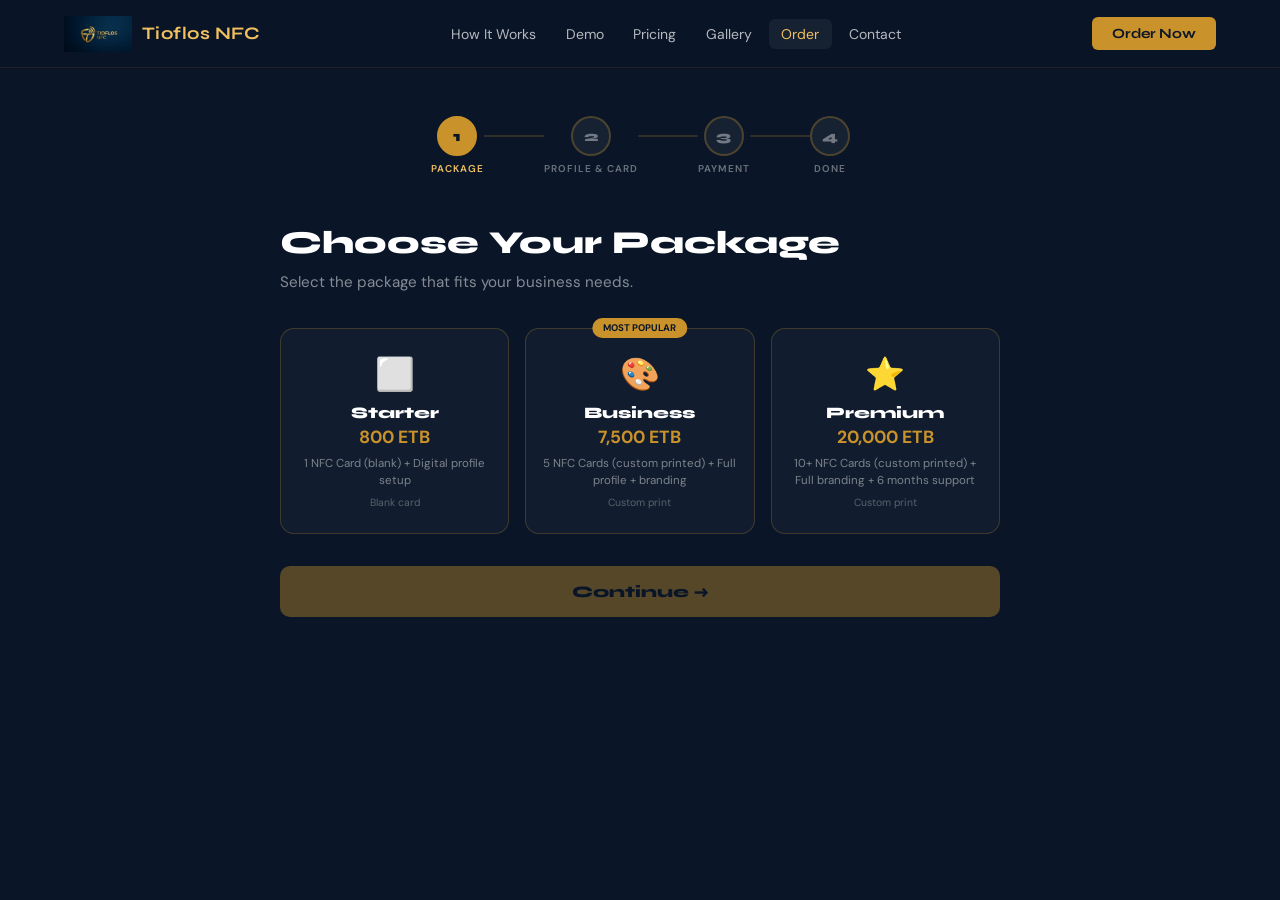
<file: order.html>
<!DOCTYPE html>
<html lang="en">
<head>
<meta charset="UTF-8">
<meta name="viewport" content="width=device-width, initial-scale=1.0">
<title>Order — Tioflos NFC</title>
<link href="https://fonts.googleapis.com/css2?family=Syne:wght@400;600;700;800&family=DM+Sans:wght@300;400;500&display=swap" rel="stylesheet">
<link rel="stylesheet" href="styles.css">
<style>
.order-page{background:var(--navy);min-height:100vh;padding-top:68px}
.order-container{max-width:1120px;margin:0 auto;padding:3rem 5%}
.progress-bar{display:flex;align-items:center;justify-content:center;margin-bottom:3rem;max-width:720px;margin-left:auto;margin-right:auto}
.progress-step{display:flex;flex-direction:column;align-items:center;gap:.4rem}
.progress-circle{width:40px;height:40px;border-radius:50%;display:flex;align-items:center;justify-content:center;font-family:Syne,sans-serif;font-weight:800;font-size:.9rem;border:2px solid rgba(201,146,42,.3);color:rgba(255,255,255,.4);background:rgba(255,255,255,.05);transition:all .3s}
.progress-circle.active{background:var(--gold);border-color:var(--gold);color:var(--navy)}
.progress-circle.done{background:var(--gold);border-color:var(--gold);color:var(--navy)}
.progress-label{font-size:.62rem;color:rgba(255,255,255,.4);font-weight:600;text-transform:uppercase;letter-spacing:1px}
.progress-label.active{color:var(--gold-light)}
.progress-line{width:60px;height:2px;background:rgba(201,146,42,.2);margin-bottom:1.2rem}
.progress-line.done{background:var(--gold)}
.step-panel{display:none}
.step-panel.active{display:block}
.step-title{font-size:clamp(1.5rem,4vw,2rem);font-weight:800;color:var(--white);margin-bottom:.5rem}
.step-sub{color:rgba(255,255,255,.5);font-size:.95rem;margin-bottom:2rem;line-height:1.7}
#step1, #step3, #step4 { max-width:720px; margin:0 auto; }
.pkg-grid{display:grid;grid-template-columns:repeat(3,1fr);gap:1rem;margin-bottom:2rem}
.pkg-card{border:1.5px solid rgba(201,146,42,.25);border-radius:14px;padding:1.5rem 1rem;cursor:pointer;transition:all .2s;text-align:center;position:relative;background:rgba(255,255,255,.03)}
.pkg-card:hover{border-color:rgba(201,146,42,.5)}
.pkg-card.selected{border-color:var(--gold);background:rgba(201,146,42,.1)}
.pkg-popular{position:absolute;top:-11px;left:50%;transform:translateX(-50%);background:var(--gold);color:var(--navy);font-size:.6rem;font-weight:700;padding:.2rem .7rem;border-radius:100px;text-transform:uppercase;white-space:nowrap}
.pkg-icon{font-size:2rem;margin-bottom:.5rem}
.pkg-name{font-family:Syne,sans-serif;font-weight:800;font-size:1rem;color:var(--white);margin-bottom:.25rem}
.pkg-price{font-size:1.1rem;font-weight:700;color:var(--gold);margin-bottom:.4rem}
.pkg-desc{font-size:.72rem;color:rgba(255,255,255,.45);line-height:1.5}
.pkg-tag{font-size:.65rem;color:rgba(255,255,255,.3);margin-top:.4rem}
.form-sec{font-family:Syne,sans-serif;font-weight:700;font-size:.72rem;color:var(--gold-light);text-transform:uppercase;letter-spacing:2px;margin:2rem 0 1rem;padding-bottom:.5rem;border-bottom:1px solid rgba(201,146,42,.2)}
.o-label{display:block;font-size:.8rem;font-weight:600;color:rgba(255,255,255,.75);margin-bottom:.4rem}
.o-input{width:100%;padding:.75rem 1rem;border:1.5px solid rgba(201,146,42,.25);border-radius:8px;font-family:"DM Sans",sans-serif;font-size:.9rem;background:rgba(255,255,255,.06);color:var(--white);outline:none;transition:border-color .2s;margin-bottom:1.25rem}
.o-input::placeholder{color:rgba(255,255,255,0.25)}
.o-input:focus{border-color:var(--gold);box-shadow:0 0 0 3px rgba(201,146,42,.15)}
.o-input option{background:var(--navy)}
.o-row{display:grid;grid-template-columns:1fr 1fr;gap:1rem}
.phone-row{display:flex;gap:.5rem;align-items:center;margin-bottom:1.25rem}
.phone-row .o-input{margin-bottom:0;flex:1}
.remove-btn{background:rgba(239,68,68,.15);border:1px solid rgba(239,68,68,.3);border-radius:8px;color:#EF4444;font-size:.8rem;padding:.5rem .75rem;cursor:pointer;font-weight:700;white-space:nowrap}
.add-phone-btn{background:none;border:1px dashed rgba(201,146,42,.4);border-radius:8px;color:var(--gold-light);font-size:.78rem;font-weight:700;padding:.4rem .85rem;cursor:pointer;font-family:Syne,sans-serif;margin-bottom:1.25rem}
.photo-uploads{display:grid;grid-template-columns:1fr 1fr 1fr;gap:1rem;margin-bottom:1.25rem}
.photo-upload{border:2px dashed rgba(201,146,42,.3);border-radius:12px;padding:1rem .5rem;text-align:center;cursor:pointer;transition:all .2s;background:rgba(255,255,255,.03);position:relative}
.photo-upload:hover{border-color:var(--gold)}
.photo-upload input{position:absolute;inset:0;opacity:0;cursor:pointer;width:100%;height:100%}
.pu-icon{font-size:1.5rem;margin-bottom:.3rem}
.pu-label{font-size:.68rem;font-weight:600;color:rgba(255,255,255,.6)}
.pu-sub{font-size:.6rem;color:rgba(255,255,255,.3);margin-top:.2rem}
.photo-preview{width:100%;height:60px;object-fit:cover;border-radius:8px;display:none;margin-top:.5rem}
.photo-preview.circle{border-radius:50%;width:50px;height:50px;margin:.5rem auto 0}
.plat-group-label{font-size:.68rem;color:rgba(255,255,255,.4);text-transform:uppercase;letter-spacing:1px;margin-bottom:.5rem}
.platform-grid{display:grid;grid-template-columns:1fr 1fr;gap:.6rem;margin-bottom:1rem}
.platform-row{display:flex;align-items:center;gap:.6rem;background:rgba(255,255,255,.06);border:1.5px solid rgba(201,146,42,.2);border-radius:8px;padding:.55rem .75rem;transition:border-color .2s}
.platform-row:focus-within{border-color:var(--gold)}
.platform-row .p-icon{font-size:1.1rem;flex-shrink:0}
.platform-row input{border:none;background:none;padding:0;margin:0;font-size:.82rem;color:var(--white);width:100%;outline:none}
.platform-row input::placeholder{color:rgba(255,255,255,.25)}
.designer-grid { display:grid; grid-template-columns: 1.2fr 0.8fr; gap: 2.5rem; align-items: start; }
.designer-inputs { min-width: 0; }
.designer-preview-wrap {
  position: sticky; top: 90px;
  background: rgba(255, 255, 255, 0.02);
  border: 1px solid rgba(201, 146, 42, 0.15);
  border-radius: 20px; padding: 1.5rem;
  min-height: 520px; box-shadow: 0 10px 30px rgba(0,0,0,0.2);
}
.preview-tabs { display: flex; background: rgba(255, 255, 255, 0.05); padding: 4px; border-radius: 10px; margin-bottom: 1.5rem; }
.preview-tab-btn {
  flex: 1; background: transparent; border: none;
  color: rgba(255, 255, 255, 0.6); padding: 0.6rem;
  border-radius: 8px; font-family: 'Syne', sans-serif;
  font-weight: 700; font-size: 0.8rem; cursor: pointer; transition: all 0.2s;
}
.preview-tab-btn.active { background: var(--gold); color: var(--navy); }
.color-options { display: flex; gap: 0.6rem; flex-wrap: wrap; margin-top: 0.5rem; }
.color-opt {
  width: 38px; height: 38px; border-radius: 50%; cursor: pointer;
  border: 3px solid transparent; transition: all 0.2s;
  box-shadow: 0 2px 8px rgba(0,0,0,0.3); position: relative;
}
.color-opt:hover { transform: scale(1.1); }
.color-opt.active { border-color: var(--white); box-shadow: 0 0 0 2px var(--gold); }
.custom-picker-btn { overflow: hidden; }
.preview-card {
  width: 100%; max-width: 290px; aspect-ratio: 1.586;
  border-radius: 16px; background: var(--navy-mid); padding: 1.25rem;
  position: relative; overflow: hidden; display: flex;
  flex-direction: column; justify-content: space-between;
  border: 1px solid rgba(255,255,255,0.08); transition: all 0.3s ease; margin: 0 auto;
  box-shadow: 0 12px 36px rgba(0,0,0,0.4), inset 0 1px 1px rgba(255,255,255,0.15);
}
.preview-card::before {
  content: ''; position: absolute; inset: 0;
  background: linear-gradient(135deg, rgba(255,255,255,0.1) 0%, transparent 60%, rgba(0,0,0,0.2) 100%);
  pointer-events: none;
}
.card-shine {
  position: absolute; top: -150%; left: -150%; width: 300%; height: 300%;
  background: radial-gradient(circle, rgba(255,255,255,0.06) 0%, transparent 50%);
  transform: rotate(30deg); pointer-events: none;
}
.card-nfc-chip {
  width: 38px; height: 28px;
  background: linear-gradient(135deg, #F0C060, #C9922A);
  border-radius: 5px; position: relative;
  box-shadow: inset 0 1px 0 rgba(255,255,255,0.2), 0 2px 4px rgba(0,0,0,0.2);
}
.card-nfc-chip::after {
  content: ''; position: absolute; inset: 3px;
  border: 1.2px solid rgba(0,0,0,0.12); border-radius: 2.5px;
}
.card-nfc-wave { font-size: 1.1rem; color: rgba(255,255,255,0.4); }
.card-logo-area { display: flex; align-items: center; gap: 12px; }
.card-logo-img {
  width: 44px; height: 44px; object-fit: contain;
  border-radius: 6px; background: rgba(255,255,255,0.15);
  padding: 3px; display: none;
}
.card-logo-placeholder {
  width: 44px; height: 44px; border-radius: 50%;
  background: linear-gradient(135deg, #C9922A, #F0C060);
  color: var(--navy); font-family: 'Syne', sans-serif; font-weight: 800;
  font-size: 1.3rem; display: flex; align-items: center; justify-content: center;
  flex-shrink: 0; box-shadow: 0 2px 6px rgba(0,0,0,0.2);
}
.card-name-text {
  font-family: 'Syne', sans-serif; font-size: 0.95rem; font-weight: 700;
  color: var(--white); letter-spacing: 0.5px;
  text-shadow: 0 1px 2px rgba(0,0,0,0.4); line-height: 1.2;
}
.card-tap-hint {
  font-size: 0.55rem; text-transform: uppercase; letter-spacing: 1.5px;
  color: rgba(255,255,255,0.4); font-weight: 600; margin-top: 2px;
}
.preview-phone {
  width: 230px; margin: 0 auto; background: #1A2744;
  border-radius: 28px; padding: 8px; border: 2px solid rgba(201,146,42,0.3);
  box-shadow: 0 8px 32px rgba(0,0,0,0.4);
}
.preview-screen { background: #F8F9FA; border-radius: 20px; overflow: hidden; min-height: 380px; color: var(--navy); }
.preview-phone-btn {
  display: flex; flex-direction: column; align-items: center; gap: 2px;
  padding: 0.4rem 0.2rem; background: var(--white); border-radius: 8px; border: 1px solid #E5E7EB;
}
.preview-phone-icon { font-size: 0.9rem; }
.preview-phone-label { font-size: 0.45rem; color: #6B7280; font-weight: 600; }
.pay-grid{display:grid;grid-template-columns:1fr 1fr;gap:1rem;margin-bottom:1rem}
.pay-card{border:1.5px solid rgba(201,146,42,.25);border-radius:14px;padding:1.5rem;cursor:pointer;transition:all .2s;text-align:center;background:rgba(255,255,255,.03)}
.pay-card:hover{border-color:rgba(201,146,42,.5)}
.pay-card.selected{border-color:var(--gold);background:rgba(201,146,42,.1)}
.pay-icon{font-size:2rem;margin-bottom:.5rem}
.pay-name{font-family:Syne,sans-serif;font-weight:800;font-size:1rem;color:var(--white);margin-bottom:.25rem}
.pay-num{font-size:.82rem;color:var(--gold);font-weight:600}
.pay-details{display:none;background:rgba(201,146,42,.08);border:1px solid rgba(201,146,42,.3);border-radius:12px;padding:1.25rem;margin-bottom:1.25rem}
.pay-details.show{display:block}
.pay-details h4{font-size:.9rem;font-weight:700;color:var(--gold-light);margin-bottom:.75rem}
.pay-details p{font-size:.875rem;color:rgba(255,255,255,.7);line-height:1.75}
.acct{font-size:1.1rem;font-weight:700;color:var(--white);letter-spacing:1px}
.screenshot-upload{border:2px dashed rgba(201,146,42,.35);border-radius:12px;padding:2rem;text-align:center;cursor:pointer;transition:all .2s;margin-bottom:1.25rem;position:relative}
.screenshot-upload:hover{border-color:var(--gold)}
.screenshot-upload input{position:absolute;inset:0;opacity:0;cursor:pointer;width:100%;height:100%}
.su-icon{font-size:2rem;margin-bottom:.5rem}
.su-text{font-size:.875rem;color:rgba(255,255,255,.6)}
.su-text strong{color:var(--gold-light)}
#screenshot-preview{max-width:200px;border-radius:8px;border:1px solid rgba(201,146,42,.3);display:none;margin:1rem auto 0}
.price-summary{background:rgba(201,146,42,.08);border:1px solid rgba(201,146,42,.25);border-radius:12px;padding:1.25rem;margin-bottom:1.5rem;display:flex;justify-content:space-between;align-items:center}
.ps-label{font-size:.85rem;color:rgba(255,255,255,.6)}
.ps-pkg{font-family:Syne,sans-serif;font-weight:800;font-size:1rem;color:var(--white)}
.ps-price{font-family:Syne,sans-serif;font-weight:800;font-size:1.5rem;color:var(--gold)}
.btn-row{display:flex;gap:1rem;margin-top:1.5rem}
.btn-next{flex:1;padding:1rem;background:var(--gold);color:var(--navy);border:none;border-radius:10px;font-family:Syne,sans-serif;font-weight:800;font-size:1rem;cursor:pointer;transition:background .2s}
.btn-next:hover{background:var(--gold-light)}
.btn-next:disabled{opacity:.4;cursor:not-allowed}
.btn-back{padding:1rem 1.5rem;background:transparent;color:rgba(255,255,255,.7);border:1.5px solid rgba(255,255,255,.2);border-radius:10px;font-family:Syne,sans-serif;font-weight:700;font-size:1rem;cursor:pointer;transition:all .2s}
.btn-back:hover{border-color:rgba(255,255,255,.5);color:var(--white)}
.success-screen{text-align:center;padding:2rem 0}
.success-icon{font-size:4rem;margin-bottom:1rem}
.success-screen h2{font-size:2rem;font-weight:800;color:var(--gold);margin-bottom:1rem}
.success-screen p{color:rgba(255,255,255,.6);line-height:1.8;margin-bottom:2rem;font-size:1rem}
.summary-box{background:rgba(255,255,255,.05);border:1px solid rgba(201,146,42,.2);border-radius:14px;padding:1.5rem;margin-bottom:2rem;text-align:left}
.summary-row{display:flex;justify-content:space-between;padding:.5rem 0;border-bottom:1px solid rgba(255,255,255,.06);font-size:.875rem}
.summary-row:last-child{border-bottom:none}
.sr-label{color:rgba(255,255,255,.45)}
.sr-val{color:var(--white);font-weight:600}
/* Submitting overlay */
.submitting-overlay{position:fixed;inset:0;background:rgba(10,22,40,0.85);z-index:9999;display:none;align-items:center;justify-content:center;flex-direction:column;gap:1rem;}
.submitting-overlay.show{display:flex;}
.spin{width:50px;height:50px;border:4px solid rgba(201,146,42,0.3);border-top-color:var(--gold);border-radius:50%;animation:spin 0.8s linear infinite;}
@keyframes spin{to{transform:rotate(360deg);}}
.submitting-text{font-family:Syne,sans-serif;font-weight:700;color:var(--gold-light);font-size:1rem;}
@media(max-width:900px){
  .designer-grid{grid-template-columns:1fr}
  .designer-preview-wrap{position:static;min-height:auto}
}
@media(max-width:600px){
  .pkg-grid{grid-template-columns:1fr}
  .pay-grid{grid-template-columns:1fr}
  .photo-uploads{grid-template-columns:1fr}
  .platform-grid{grid-template-columns:1fr}
  .o-row{grid-template-columns:1fr}
  .progress-line{width:30px}
}
</style>
</head>
<body>

<!-- SUBMITTING OVERLAY -->
<div class="submitting-overlay" id="submitting-overlay">
  <div class="spin"></div>
  <div class="submitting-text" id="submitting-text">Submitting your order...</div>
</div>

<nav>
  <a class="nav-logo" href="index.html">
    <img src="logo.png" alt="Tioflos NFC" onerror="this.style.display='none'">
    <span>Tioflos NFC</span>
  </a>
  <ul class="nav-links">
    <li><a href="index.html#how">How It Works</a></li>
    <li><a href="index.html#demo">Demo</a></li>
    <li><a href="index.html#pricing">Pricing</a></li>
    <li><a href="index.html#gallery">Gallery</a></li>
    <li><a href="order.html" class="active">Order</a></li>
    <li><a href="index.html#contact">Contact</a></li>
  </ul>
  <a class="nav-cta" href="order.html">Order Now</a>
  <button class="nav-toggle" onclick="toggleMenu()" aria-label="Menu">
    <span></span><span></span><span></span>
  </button>
</nav>

<div class="mobile-menu" id="mobile-menu">
  <ul>
    <li><a href="index.html#how" onclick="toggleMenu()">How It Works</a></li>
    <li><a href="index.html#demo" onclick="toggleMenu()">Demo</a></li>
    <li><a href="index.html#pricing" onclick="toggleMenu()">Pricing</a></li>
    <li><a href="index.html#gallery" onclick="toggleMenu()">Gallery</a></li>
    <li><a href="order.html">Order</a></li>
    <li><a href="index.html#contact" onclick="toggleMenu()">Contact</a></li>
  </ul>
  <a class="mob-cta" href="order.html">Order Now</a>
</div>

<div class="order-page">
  <div class="order-container">

    <!-- PROGRESS BAR -->
    <div class="progress-bar">
      <div class="progress-step">
        <div class="progress-circle active" id="pc1">1</div>
        <div class="progress-label active" id="pl1">Package</div>
      </div>
      <div class="progress-line" id="line1"></div>
      <div class="progress-step">
        <div class="progress-circle" id="pc2">2</div>
        <div class="progress-label" id="pl2">Profile & Card</div>
      </div>
      <div class="progress-line" id="line2"></div>
      <div class="progress-step">
        <div class="progress-circle" id="pc3">3</div>
        <div class="progress-label" id="pl3">Payment</div>
      </div>
      <div class="progress-line" id="line3"></div>
      <div class="progress-step">
        <div class="progress-circle" id="pc4">4</div>
        <div class="progress-label" id="pl4">Done</div>
      </div>
    </div>

    <!-- STEP 1: PACKAGE -->
    <div class="step-panel active" id="step1">
      <h1 class="step-title">Choose Your Package</h1>
      <p class="step-sub">Select the package that fits your business needs.</p>
      <div class="pkg-grid">
        <div class="pkg-card" onclick="selectPkg(this,'Starter - 800 ETB')">
          <div class="pkg-icon">⬜</div>
          <div class="pkg-name">Starter</div>
          <div class="pkg-price">800 ETB</div>
          <div class="pkg-desc">1 NFC Card (blank) + Digital profile setup</div>
          <div class="pkg-tag">Blank card</div>
        </div>
        <div class="pkg-card" onclick="selectPkg(this,'Business - 7,500 ETB')">
          <div class="pkg-popular">Most Popular</div>
          <div class="pkg-icon">🎨</div>
          <div class="pkg-name">Business</div>
          <div class="pkg-price">7,500 ETB</div>
          <div class="pkg-desc">5 NFC Cards (custom printed) + Full profile + branding</div>
          <div class="pkg-tag">Custom print</div>
        </div>
        <div class="pkg-card" onclick="selectPkg(this,'Premium - 20,000 ETB')">
          <div class="pkg-icon">⭐</div>
          <div class="pkg-name">Premium</div>
          <div class="pkg-price">20,000 ETB</div>
          <div class="pkg-desc">10+ NFC Cards (custom printed) + Full branding + 6 months support</div>
          <div class="pkg-tag">Custom print</div>
        </div>
      </div>
      <div class="btn-row">
        <button class="btn-next" id="btn-next1" onclick="goStep(2)" disabled>Continue →</button>
      </div>
    </div>

    <!-- STEP 2: PROFILE + CARD DESIGNER -->
    <div class="step-panel" id="step2">
      <h1 class="step-title">Design Your Card & Profile</h1>
      <p class="step-sub">Fill in your business details and customize your NFC card design.</p>

      <div class="designer-grid">
        <div class="designer-inputs">
          <div class="form-sec">Business Information</div>
          <div class="o-row">
            <div>
              <label class="o-label">Business / Your Name *</label>
              <input class="o-input" type="text" id="o-biz" placeholder="e.g. Lante Hotel" oninput="updateDesignerPreview()">
            </div>
            <div>
              <label class="o-label">Business Type *</label>
              <select class="o-input" id="o-type" onchange="updateDesignerPreview()">
                <option value="">Select type...</option>
                <option>Hotel / Resort</option>
                <option>Restaurant / Cafe</option>
                <option>Shop / Supermarket</option>
                <option>Clinic / Pharmacy</option>
                <option>Salon / Spa</option>
                <option>School / College</option>
                <option>Freelancer</option>
                <option>Other</option>
              </select>
            </div>
          </div>
          <div class="o-row">
            <div>
              <label class="o-label">Tagline / Short Description</label>
              <input class="o-input" type="text" id="o-tagline" placeholder="e.g. Best views in Arba Minch" oninput="updateDesignerPreview()">
            </div>
            <div>
              <label class="o-label">Opening Hours</label>
              <input class="o-input" type="text" id="o-hours" placeholder="e.g. Mon–Sat 8am–9pm" oninput="updateDesignerPreview()">
            </div>
          </div>
          <label class="o-label">Phone Number *</label>
          <div class="phone-row">
            <input class="o-input" type="tel" id="o-phone" placeholder="+251..." oninput="updateDesignerPreview()">
          </div>
          <div id="extra-phones"></div>
          <button type="button" class="add-phone-btn" onclick="addPhone()">+ Add Another Phone</button>

          <div class="form-sec">Design Your NFC Card</div>
          <div class="o-form-group">
            <label class="o-label">Select Card Background Color</label>
            <div class="color-options">
              <div class="color-opt active" style="background:#0A1628" onclick="setCardColor('#0A1628', this)" title="Deep Navy"></div>
              <div class="color-opt" style="background:#111827" onclick="setCardColor('#111827', this)" title="Matte Black"></div>
              <div class="color-opt" style="background:#1E3F20" onclick="setCardColor('#1E3F20', this)" title="Forest Green"></div>
              <div class="color-opt" style="background:#7F1D1D" onclick="setCardColor('#7F1D1D', this)" title="Crimson Red"></div>
              <div class="color-opt" style="background:#4C1D95" onclick="setCardColor('#4C1D95', this)" title="Royal Purple"></div>
              <div class="color-opt" style="background:#C9922A" onclick="setCardColor('#C9922A', this)" title="Classic Gold"></div>
              <div class="color-opt custom-picker-btn" style="background:linear-gradient(45deg, red, blue)" title="Custom Color">
                <input type="color" id="card-color-picker" style="opacity:0;position:absolute;width:100%;height:100%;cursor:pointer;" onchange="setCardColor(this.value, this.parentElement)">
              </div>
            </div>
          </div>
          <div class="o-row">
            <div>
              <label class="o-label">Name Printed on Card</label>
              <input class="o-input" type="text" id="o-card-text" placeholder="Defaults to Business Name" oninput="updateDesignerPreview()">
            </div>
            <div>
              <label class="o-label">Logo Display</label>
              <select class="o-input" id="o-card-logo-opt" onchange="updateDesignerPreview()">
                <option value="both">Show Logo & Name</option>
                <option value="logo">Show Logo Only</option>
                <option value="name">Show Name Only</option>
              </select>
            </div>
          </div>

          <div class="form-sec">Photos & Assets</div>
          <div class="photo-uploads">
            <div class="photo-upload" onclick="document.getElementById('up-cover').click()">
              <input type="file" id="up-cover" accept="image/*" onchange="previewPhoto(this,'prev-cover',false)">
              <div class="pu-icon" id="icon-cover">🖼</div>
              <div class="pu-label">Cover Photo</div>
              <div class="pu-sub">Banner image</div>
              <img class="photo-preview" id="prev-cover">
            </div>
            <div class="photo-upload" onclick="document.getElementById('up-avatar').click()">
              <input type="file" id="up-avatar" accept="image/*" onchange="previewPhoto(this,'prev-avatar',true)">
              <div class="pu-icon" id="icon-avatar">👤</div>
              <div class="pu-label">Profile Photo</div>
              <div class="pu-sub">Circular avatar</div>
              <img class="photo-preview circle" id="prev-avatar">
            </div>
            <div class="photo-upload" onclick="document.getElementById('up-logo').click()">
              <input type="file" id="up-logo" accept="image/*" onchange="previewPhoto(this,'prev-logo',false)">
              <div class="pu-icon" id="icon-logo">🏢</div>
              <div class="pu-label">Logo</div>
              <div class="pu-sub">Company logo</div>
              <img class="photo-preview" id="prev-logo">
            </div>
          </div>

          <div class="form-sec">Your Links & Social Media</div>
          <div class="plat-group-label">Messaging</div>
          <div class="platform-grid">
            <div class="platform-row"><span class="p-icon">💬</span><input type="text" id="o-whatsapp" placeholder="WhatsApp (+251...)" oninput="updateDesignerPreview()"></div>
            <div class="platform-row"><span class="p-icon">✈️</span><input type="text" id="o-telegram" placeholder="Telegram (@username)" oninput="updateDesignerPreview()"></div>
          </div>
          <div class="plat-group-label">Social Media</div>
          <div class="platform-grid">
            <div class="platform-row"><span class="p-icon">📘</span><input type="text" id="o-facebook" placeholder="Facebook URL" oninput="updateDesignerPreview()"></div>
            <div class="platform-row"><span class="p-icon">📸</span><input type="text" id="o-instagram" placeholder="Instagram (@username)" oninput="updateDesignerPreview()"></div>
            <div class="platform-row"><span class="p-icon">🎵</span><input type="text" id="o-tiktok" placeholder="TikTok (@username)" oninput="updateDesignerPreview()"></div>
            <div class="platform-row"><span class="p-icon">▶️</span><input type="text" id="o-youtube" placeholder="YouTube URL" oninput="updateDesignerPreview()"></div>
            <div class="platform-row"><span class="p-icon">🐦</span><input type="text" id="o-twitter" placeholder="Twitter/X (@username)" oninput="updateDesignerPreview()"></div>
            <div class="platform-row"><span class="p-icon">👻</span><input type="text" id="o-snapchat" placeholder="Snapchat (@username)" oninput="updateDesignerPreview()"></div>
            <div class="platform-row"><span class="p-icon">💼</span><input type="text" id="o-linkedin" placeholder="LinkedIn URL" oninput="updateDesignerPreview()"></div>
          </div>
          <div class="plat-group-label">Business & Discovery</div>
          <div class="platform-grid">
            <div class="platform-row"><span class="p-icon">📍</span><input type="text" id="o-maps" placeholder="Google Maps link" oninput="updateDesignerPreview()"></div>
            <div class="platform-row"><span class="p-icon">🌐</span><input type="text" id="o-website" placeholder="Website URL" oninput="updateDesignerPreview()"></div>
            <div class="platform-row"><span class="p-icon">⭐</span><input type="text" id="o-tripadvisor" placeholder="TripAdvisor link" oninput="updateDesignerPreview()"></div>
          </div>

          <div class="form-sec">Additional Notes</div>
          <textarea class="o-input" id="o-notes" rows="3" placeholder="Special requests, logo colors, menu items, card design preferences..."></textarea>

          <div class="btn-row">
            <button class="btn-back" onclick="goStep(1)">Back</button>
            <button class="btn-next" onclick="goStep(3)">Continue →</button>
          </div>
        </div>

        <!-- RIGHT: PREVIEW -->
        <div class="designer-preview-wrap">
          <div class="preview-tabs">
            <button type="button" class="preview-tab-btn active" id="tab-btn-profile" onclick="switchPreviewTab('profile')">📱 Live Profile</button>
            <button type="button" class="preview-tab-btn" id="tab-btn-card" onclick="switchPreviewTab('card')">💳 Physical Card</button>
          </div>

          <div class="preview-phone-wrap" id="preview-panel-profile">
            <div class="preview-phone">
              <div class="preview-screen">
                <div id="phone-preview-cover-wrap" style="height:90px; background:#e2e8f0; position:relative; overflow:hidden;">
                  <img id="phone-preview-cover" style="width:100%; height:100%; object-fit:cover; display:none;">
                </div>
                <div id="phone-preview-header" style="background:#0A1628; padding: 1rem 0.75rem 0.5rem; text-align:center; position:relative; margin-top:-35px; transition: background-color 0.3s;">
                  <div style="display:flex; justify-content:space-between; align-items:flex-end; padding:0 0.5rem; margin-bottom:0.5rem;">
                    <div id="phone-preview-avatar" style="width:50px; height:50px; border-radius:50%; border:2px solid var(--white); background:var(--gold); display:flex; align-items:center; justify-content:center; font-family:'Syne',sans-serif; font-weight:800; font-size:1.1rem; color:var(--white); overflow:hidden;">
                      <span id="phone-preview-avatar-letter">T</span>
                      <img id="phone-preview-avatar-img" style="width:100%; height:100%; object-fit:cover; display:none;">
                    </div>
                    <div style="width:60px; height:40px; border-radius:6px; border:2px solid var(--white); background:var(--white); display:flex; align-items:center; justify-content:center; overflow:hidden;">
                      <span id="phone-preview-logo-text" style="font-size:0.5rem; color:var(--mid); font-weight:700;">LOGO</span>
                      <img id="phone-preview-logo-img" style="width:100%; height:100%; object-fit:contain; padding:2px; display:none;">
                    </div>
                  </div>
                  <div id="phone-preview-name" style="font-family:'Syne',sans-serif; font-weight:700; font-size:0.9rem; color:var(--white);">Your Business Name</div>
                  <div style="font-size:0.6rem; color:var(--gold-light); margin-top:2px;" id="phone-preview-type">Business Type</div>
                  <div id="phone-preview-tagline" style="font-size:0.65rem; color:rgba(255,255,255,0.6); margin-top:4px;">Your tagline here</div>
                </div>
                <div style="padding:0.75rem">
                  <div id="phone-preview-links" style="display:grid; grid-template-columns: repeat(4,1fr); gap:6px;"></div>
                  <div style="margin-top:0.75rem;padding:0.4rem;background:#F3F4F6;border-radius:6px;font-size:0.6rem;color:#374151;font-weight:700;text-transform:uppercase;letter-spacing:1px">Business Info</div>
                  <div style="padding:0.4rem 0;font-size:0.65rem;color:#6B7280; border-bottom: 1px solid #f3f4f6;" id="phone-preview-info-hours">🕐 Open: Mon–Sat 8am–9pm</div>
                  <div style="padding:0.4rem 0;font-size:0.65rem;color:#6B7280;">📍 Arba Minch, Ethiopia</div>
                </div>
              </div>
            </div>
          </div>

          <div id="preview-panel-card" style="display:none; padding:1.5rem 0;">
            <div class="preview-card" id="card-mockup">
              <div class="card-shine"></div>
              <div style="display:flex; justify-content:space-between; align-items:flex-start; width:100%;">
                <div class="card-nfc-chip"></div>
                <div class="card-nfc-wave" id="card-mockup-wave">📡</div>
              </div>
              <div class="card-logo-area">
                <div class="card-logo-placeholder" id="card-mockup-logo-placeholder">T</div>
                <img class="card-logo-img" id="card-mockup-logo-img">
                <div style="display:flex; flex-direction:column; min-width:0;">
                  <div class="card-name-text" id="card-mockup-name">Your Business</div>
                  <div class="card-tap-hint">Tioflos NFC</div>
                </div>
              </div>
            </div>
            <div style="text-align:center; margin-top:1rem;">
              <p style="font-size:0.7rem; color:rgba(255,255,255,0.4);">Front side preview</p>
            </div>
          </div>
        </div>
      </div>
    </div>

    <!-- STEP 3: PAYMENT -->
    <div class="step-panel" id="step3">
      <h1 class="step-title">Complete Payment</h1>
      <p class="step-sub">Pay for your order to confirm it. Upload your payment screenshot as proof.</p>

      <div class="price-summary" style="margin-bottom: 1.5rem;">
        <div>
          <div class="ps-label">Selected Package</div>
          <div class="ps-pkg" id="ps-pkg-name">-</div>
        </div>
        <div class="ps-price" id="ps-pkg-price">-</div>
      </div>

      <div style="margin-bottom: 2rem;">
        <label class="o-label">Card Quantity & Pricing Calculator</label>
        <div style="display:flex; align-items:center; gap:1.5rem; background:rgba(255,255,255,0.05); padding:1rem; border-radius:12px; border:1px solid rgba(201,146,42,0.2);">
          <div style="flex:1;">
            <span style="font-size:0.72rem; color:rgba(255,255,255,0.5); display:block; text-transform:uppercase; letter-spacing:0.5px;">Number of Cards Needed</span>
            <span id="qty-desc-text" style="font-size:0.8rem; color:var(--gold-light); font-weight:600;">Includes 5 custom cards</span>
          </div>
          <div style="display:flex; align-items:center; gap:0.5rem;">
            <button type="button" class="remove-btn" style="padding:0.4rem 0.8rem; background:rgba(255,255,255,0.1); border-color:rgba(255,255,255,0.2); color:#fff; font-size:1rem;" onclick="adjustQty(-1)">-</button>
            <span id="qty-display" style="font-family:Syne,sans-serif; font-weight:800; font-size:1.4rem; width:40px; text-align:center;">5</span>
            <button type="button" class="remove-btn" style="padding:0.4rem 0.8rem; background:rgba(255,255,255,0.1); border-color:rgba(255,255,255,0.2); color:#fff; font-size:1rem;" onclick="adjustQty(1)">+</button>
          </div>
        </div>
        <div id="extra-cards-notice" style="font-size:0.75rem; color:rgba(255,255,255,0.4); margin-top:0.5rem; line-height:1.4;"></div>
      </div>

      <label class="o-label">Choose Payment Method</label>
      <div class="pay-grid">
        <div class="pay-card" onclick="selectPay(this,'Telebirr')">
          <div class="pay-icon">📱</div>
          <div class="pay-name">Telebirr</div>
          <div class="pay-num">+251 906 368 383</div>
        </div>
        <div class="pay-card" onclick="selectPay(this,'CBE Birr')">
          <div class="pay-icon">🏦</div>
          <div class="pay-name">CBE Birr</div>
          <div class="pay-num">1000365753931</div>
        </div>
      </div>

      <div class="pay-details" id="pay-details-telebirr">
        <h4>Pay via Telebirr</h4>
        <p>Send payment to:<br><span class="acct">+251 906 368 383</span><br>Account name: <strong>TEWDROS ASSEFA</strong><br><br>After paying, upload your screenshot below.</p>
      </div>
      <div class="pay-details" id="pay-details-cbe">
        <h4>Pay via CBE Birr</h4>
        <p>Send payment to:<br><span class="acct">1000365753931</span><br>Account name: <strong>TEWDROS ASSEFA</strong><br><br>After paying, upload your screenshot below.</p>
      </div>

      <label class="o-label" style="margin-top:1rem;">Payment Screenshot</label>
      <div class="screenshot-upload">
        <input type="file" id="up-screenshot" accept="image/*" onchange="previewScreenshot(this)">
        <div class="su-icon" id="icon-screenshot">📷</div>
        <div class="su-text"><strong>Click to upload</strong> your payment screenshot</div>
        <img id="screenshot-preview">
      </div>

      <div class="btn-row">
        <button class="btn-back" onclick="goStep(2)">Back</button>
        <button class="btn-next" id="submit-btn" onclick="submitOrder()">Submit Order ✓</button>
      </div>
    </div>

    <!-- STEP 4: DONE -->
    <div class="step-panel" id="step4">
      <div class="success-screen">
        <div class="success-icon">🎉</div>
        <h2>Order Submitted!</h2>
        <p>Your order has been received and saved. We will review your payment and contact you within 1–2 hours to confirm.</p>
        <div class="summary-box" id="summary-box"></div>
        <a href="index.html" class="btn-next" style="display:block;text-decoration:none;text-align:center;">Back to Home</a>
      </div>
    </div>

  </div>
</div>

<script>
// ── CONFIGURATION ──
const IMGBB_API_KEY = '6ab89973131ab4d72e6471ff8a38fe05';
const SHEETS_URL = 'https://script.google.com/macros/s/AKfycbwvchBbriXv2LARryXdNefQruVxKK0DOdFDgh8exx5xLK-27Vp0A1ftVCV3fC8o34x4hA/exec';

function toggleMenu() {
  document.getElementById('mobile-menu').classList.toggle('open');
}

let selectedPkg = '', selectedPay = '', phoneCount = 1;
let photoData = { cover:'', avatar:'', logo:'', screenshot:'' };
let selectedCardColor = '#0A1628';
let cardQty = 1, baseQty = 1, basePrice = 800, extraPrice = 500;

function goStep(n) {
  if (n === 3) {
    var b = document.getElementById('o-biz').value.trim();
    var t = document.getElementById('o-type').value;
    var p = document.getElementById('o-phone').value.trim();
    if (!b || !t || !p) { alert('Please fill in Business Name, Type, and Phone Number.'); return; }
  }
  if (n === 3) {
    if (selectedPkg.startsWith('Starter')) {
      baseQty=1; basePrice=800; extraPrice=500;
      document.getElementById('qty-desc-text').textContent='Includes 1 blank card';
      document.getElementById('extra-cards-notice').textContent='Starter package includes 1 card. Extra blank cards cost 500 ETB each.';
    } else if (selectedPkg.startsWith('Business')) {
      baseQty=5; basePrice=7500; extraPrice=2000;
      document.getElementById('qty-desc-text').textContent='Includes 5 custom cards';
      document.getElementById('extra-cards-notice').textContent='Business package includes 5 cards. Extra custom-printed cards cost 2,000 ETB each.';
    } else if (selectedPkg.startsWith('Premium')) {
      baseQty=10; basePrice=20000; extraPrice=4000;
      document.getElementById('qty-desc-text').textContent='Includes 10 custom cards';
      document.getElementById('extra-cards-notice').textContent='Premium package includes 10 cards. Extra custom-printed cards cost 4,000 ETB each.';
    }
    cardQty = baseQty;
    calculatePrice();
  }
  document.querySelectorAll('.step-panel').forEach(function(p){ p.classList.remove('active'); });
  document.getElementById('step'+n).classList.add('active');
  updateProgress(n);
  if (n===2) updateDesignerPreview();
  window.scrollTo({ top:0, behavior:'smooth' });
}

function updateProgress(current) {
  for (var i=1; i<=4; i++) {
    var c=document.getElementById('pc'+i), l=document.getElementById('pl'+i), ln=document.getElementById('line'+i);
    c.classList.remove('active','done'); l.classList.remove('active');
    if (i<current){ c.classList.add('done'); c.innerHTML='✓'; }
    else if (i===current){ c.classList.add('active'); c.innerHTML=i; l.classList.add('active'); }
    else { c.innerHTML=i; }
    if (ln && i<current) ln.classList.add('done');
    else if (ln) ln.classList.remove('done');
  }
}

function selectPkg(el, val) {
  document.querySelectorAll('.pkg-card').forEach(function(c){ c.classList.remove('selected'); });
  el.classList.add('selected'); selectedPkg=val;
  document.getElementById('btn-next1').disabled=false;
}

function selectPay(el, method) {
  document.querySelectorAll('.pay-card').forEach(function(c){ c.classList.remove('selected'); });
  el.classList.add('selected'); selectedPay=method;
  document.getElementById('pay-details-telebirr').classList.remove('show');
  document.getElementById('pay-details-cbe').classList.remove('show');
  if (method==='Telebirr') document.getElementById('pay-details-telebirr').classList.add('show');
  if (method==='CBE Birr') document.getElementById('pay-details-cbe').classList.add('show');
}

function addPhone() {
  if (phoneCount>=3){ alert('Maximum 3 phone numbers.'); return; }
  phoneCount++;
  var d=document.createElement('div'); d.className='phone-row';
  d.innerHTML='<input class="o-input" type="tel" placeholder="+251... (Phone '+phoneCount+')" oninput="updateDesignerPreview()"><button type="button" class="remove-btn" onclick="this.parentElement.remove();phoneCount--;updateDesignerPreview();">✕</button>';
  document.getElementById('extra-phones').appendChild(d);
}

// ── IMGBB UPLOAD ──
function uploadToImgBB(file) {
  const formData = new FormData();
  formData.append('image', file);
  return fetch('https://api.imgbb.com/1/upload?key='+IMGBB_API_KEY, { method:'POST', body:formData })
    .then(res => { if(!res.ok) throw new Error('ImgBB Error'); return res.json(); })
    .then(data => { if(data&&data.data&&data.data.url) return data.data.url; throw new Error('Invalid response'); });
}

function previewPhoto(input, previewId, isCircle) {
  if (!input.files || !input.files[0]) return;
  const key = input.id==='up-cover'?'cover':input.id==='up-avatar'?'avatar':'logo';
  const iconId = 'icon-'+key;
  const icon = document.getElementById(iconId);
  const prevIcon = icon.textContent;
  icon.textContent='⏳';

  uploadToImgBB(input.files[0])
  .then(url => {
    icon.textContent='✅';
    var img=document.getElementById(previewId);
    img.src=url; img.style.display='block';
    photoData[key]=url;

    if (key==='cover'){
      const ci=document.getElementById('phone-preview-cover');
      ci.src=url; ci.style.display='block';
    } else if (key==='avatar'){
      const ai=document.getElementById('phone-preview-avatar-img');
      ai.src=url; ai.style.display='block';
      document.getElementById('phone-preview-avatar-letter').style.display='none';
    } else if (key==='logo'){
      const li=document.getElementById('phone-preview-logo-img');
      li.src=url; li.style.display='block';
      document.getElementById('phone-preview-logo-text').style.display='none';
      const cli=document.getElementById('card-mockup-logo-img');
      cli.src=url; cli.style.display='block';
      document.getElementById('card-mockup-logo-placeholder').style.display='none';
    }
    updateDesignerPreview();
  })
  .catch(err => {
    icon.textContent=prevIcon;
    alert('Failed to upload image. Please check your internet connection and try again.');
  });
}

function previewScreenshot(input) {
  if (!input.files || !input.files[0]) return;
  const icon = document.getElementById('icon-screenshot');
  icon.textContent='⏳';
  uploadToImgBB(input.files[0])
  .then(url => {
    icon.textContent='✅';
    var img=document.getElementById('screenshot-preview');
    img.src=url; img.style.display='block';
    photoData.screenshot=url;
  })
  .catch(err => {
    icon.textContent='📷';
    alert('Failed to upload screenshot. Please try again.');
  });
}

function adjustQty(diff) {
  const newQty=cardQty+diff;
  if (newQty<baseQty){ alert('Minimum card count for this package is '+baseQty+' card(s).'); return; }
  cardQty=newQty; calculatePrice();
}

function calculatePrice() {
  let total=basePrice;
  if (cardQty>baseQty) total+=(cardQty-baseQty)*extraPrice;
  document.getElementById('qty-display').textContent=cardQty;
  const fmt=total.toLocaleString()+' ETB';
  document.getElementById('ps-pkg-price').textContent=fmt;
  document.getElementById('ps-pkg-name').textContent=selectedPkg;
  document.getElementById('pay-details-telebirr').innerHTML=`<h4>Pay via Telebirr</h4><p>Send payment to:<br><span class="acct">+251 906 368 383</span><br>Account name: <strong>TEWDROS ASSEFA</strong><br><br>Please pay exactly <strong style="color:var(--gold-light);font-size:1.1rem;">${fmt}</strong> via Telebirr, then upload your screenshot below.</p>`;
  document.getElementById('pay-details-cbe').innerHTML=`<h4>Pay via CBE Birr</h4><p>Send payment to:<br><span class="acct">1000365753931</span><br>Account name: <strong>TEWDROS ASSEFA</strong><br><br>Please pay exactly <strong style="color:var(--gold-light);font-size:1.1rem;">${fmt}</strong> via CBE Birr, then upload your screenshot below.</p>`;
}

function setCardColor(color, el) {
  selectedCardColor=color;
  document.querySelectorAll('.color-opt').forEach(c=>c.classList.remove('active'));
  el.classList.add('active');
  document.getElementById('card-mockup').style.backgroundColor=color;
  const phoneHeader=document.getElementById('phone-preview-header');
  if (phoneHeader) phoneHeader.style.backgroundColor=color;
}

function switchPreviewTab(tab) {
  document.querySelectorAll('.preview-tab-btn').forEach(btn=>btn.classList.remove('active'));
  document.getElementById('preview-panel-profile').style.display='none';
  document.getElementById('preview-panel-card').style.display='none';
  if (tab==='profile'){
    document.getElementById('tab-btn-profile').classList.add('active');
    document.getElementById('preview-panel-profile').style.display='block';
  } else {
    document.getElementById('tab-btn-card').classList.add('active');
    document.getElementById('preview-panel-card').style.display='block';
  }
}

function updateDesignerPreview() {
  const bizName=document.getElementById('o-biz').value.trim()||'Your Business Name';
  const bizType=document.getElementById('o-type').value||'Business Type';
  const tagline=document.getElementById('o-tagline').value.trim()||'Your tagline here';
  const hours=document.getElementById('o-hours').value.trim()||'Mon–Sat 8am–9pm';
  const customCardText=document.getElementById('o-card-text').value.trim();
  const cardText=customCardText||bizName;

  document.getElementById('phone-preview-name').textContent=bizName;
  document.getElementById('phone-preview-type').textContent=bizType;
  document.getElementById('phone-preview-tagline').textContent=tagline;
  document.getElementById('phone-preview-info-hours').textContent='🕐 Open: '+hours;
  document.getElementById('card-mockup-name').textContent=cardText;
  document.getElementById('card-mockup-logo-placeholder').textContent=bizName[0]?bizName[0].toUpperCase():'T';

  if (!photoData.avatar){
    document.getElementById('phone-preview-avatar-letter').textContent=bizName[0]?bizName[0].toUpperCase():'T';
    document.getElementById('phone-preview-avatar-letter').style.display='block';
    document.getElementById('phone-preview-avatar-img').style.display='none';
  }

  const linksContainer=document.getElementById('phone-preview-links');
  linksContainer.innerHTML='';
  const platforms=[
    {id:'o-whatsapp',name:'WhatsApp',icon:'💬'},{id:'o-telegram',name:'Telegram',icon:'✈️'},
    {id:'o-facebook',name:'Facebook',icon:'📘'},{id:'o-instagram',name:'Instagram',icon:'📸'},
    {id:'o-tiktok',name:'TikTok',icon:'🎵'},{id:'o-youtube',name:'YouTube',icon:'▶️'},
    {id:'o-twitter',name:'Twitter/X',icon:'🐦'},{id:'o-snapchat',name:'Snapchat',icon:'👻'},
    {id:'o-linkedin',name:'LinkedIn',icon:'💼'},{id:'o-maps',name:'Maps',icon:'📍'},
    {id:'o-website',name:'Website',icon:'🌐'},{id:'o-tripadvisor',name:'TripAdvisor',icon:'⭐'}
  ];
  platforms.forEach(p=>{
    const val=document.getElementById(p.id).value.trim();
    if (val){
      const btn=document.createElement('div'); btn.className='preview-phone-btn';
      btn.innerHTML=`<span class="preview-phone-icon">${p.icon}</span><span class="preview-phone-label">${p.name}</span>`;
      linksContainer.appendChild(btn);
    }
  });
  if (linksContainer.children.length===0){
    linksContainer.innerHTML='<div style="grid-column:span 4;font-size:0.55rem;color:#9CA3AF;text-align:center;padding:0.5rem 0;">(Your social links will appear here)</div>';
  }
}

// ── SUBMIT ORDER TO GOOGLE SHEETS ──
async function submitOrder() {
  if (!selectedPay){ alert('Please select a payment method.'); return; }
  if (!photoData.screenshot){ alert('Please upload your payment screenshot.'); return; }

  const biz=document.getElementById('o-biz').value.trim();
  const type=document.getElementById('o-type').value;
  const tagline=document.getElementById('o-tagline').value.trim();
  const hours=document.getElementById('o-hours').value.trim();
  const phone=document.getElementById('o-phone').value.trim();
  const notes=document.getElementById('o-notes').value.trim();
  const extras=document.querySelectorAll('#extra-phones input');
  const phone2=extras[0]?extras[0].value.trim():'';
  const phone3=extras[1]?extras[1].value.trim():'';
  const customCardText=document.getElementById('o-card-text').value.trim();
  const printedName=customCardText||biz;
  const cardLogoOpt=document.getElementById('o-card-logo-opt').value;

  // Build profile link
  const profileParams=new URLSearchParams();
  profileParams.set('name',biz);
  if (type) profileParams.set('type',type);
  if (tagline) profileParams.set('tagline',tagline);
  if (phone) profileParams.set('phone',phone);
  if (phone2) profileParams.set('phone2',phone2);
  if (phone3) profileParams.set('phone3',phone3);
  if (hours) profileParams.set('hours',hours);
  profileParams.set('color',selectedCardColor||'#0A1628');
  if (photoData.cover) profileParams.set('cover',photoData.cover);
  if (photoData.avatar) profileParams.set('avatar',photoData.avatar);
  if (photoData.logo) profileParams.set('logo',photoData.logo);

  const platIds=['whatsapp','telegram','facebook','instagram','tiktok','youtube','twitter','snapchat','linkedin','maps','website','tripadvisor'];
  const platforms={};
  platIds.forEach(k=>{
    const v=document.getElementById('o-'+k).value.trim();
    platforms[k]=v;
    if (v) profileParams.set(k,v);
  });

  const baseUrl=window.location.origin+window.location.pathname.replace('order.html','');
  const profileLink=baseUrl+'profile.html?'+profileParams.toString();

  const order={
    orderId:'ORD-'+Date.now(),
    date:new Date().toLocaleString(),
    businessName:biz,
    type:type,
    phone:phone,
    phone2:phone2,
    phone3:phone3,
    package:selectedPkg,
    paymentMethod:selectedPay,
    cardColor:selectedCardColor,
    cardText:printedName,
    cardLogoOpt:cardLogoOpt,
    cardQty:cardQty,
    totalPrice:document.getElementById('ps-pkg-price').textContent,
    avatarUrl:photoData.avatar,
    coverUrl:photoData.cover,
    logoUrl:photoData.logo,
    paymentScreenshot:photoData.screenshot,
    whatsapp:platforms.whatsapp,
    facebook:platforms.facebook,
    instagram:platforms.instagram,
    website:platforms.website,
    platforms:JSON.stringify(platforms),
    tagline:tagline,
    hours:hours,
    notes:notes,
    location:'Arba Minch',
    profileLink:profileLink
  };

  // Show loading overlay
  const overlay=document.getElementById('submitting-overlay');
  const submitBtn=document.getElementById('submit-btn');
  overlay.classList.add('show');
  submitBtn.disabled=true;

  try {
    document.getElementById('submitting-text').textContent='Saving your order...';
    const response=await fetch(SHEETS_URL,{
      method:'POST',
      body:JSON.stringify(order)
    });
    const result=await response.json();

    overlay.classList.remove('show');
    submitBtn.disabled=false;

    if (result.success){
      document.getElementById('summary-box').innerHTML=
        '<div class="summary-row"><span class="sr-label">Order ID</span><span class="sr-val">'+order.orderId+'</span></div>'+
        '<div class="summary-row"><span class="sr-label">Business</span><span class="sr-val">'+biz+'</span></div>'+
        '<div class="summary-row"><span class="sr-label">Package</span><span class="sr-val">'+selectedPkg+'</span></div>'+
        '<div class="summary-row"><span class="sr-label">Payment</span><span class="sr-val">'+selectedPay+'</span></div>'+
        '<div class="summary-row"><span class="sr-label">Total</span><span class="sr-val">'+order.totalPrice+'</span></div>';
      goStep(4);
    } else {
      alert('Something went wrong saving your order. Please try again.');
    }
  } catch(err) {
    overlay.classList.remove('show');
    submitBtn.disabled=false;
    alert('Connection error. Please check your internet and try again.');
  }
}

window.onload = function() {
  const params=new URLSearchParams(window.location.search);
  const pkg=params.get('pkg');
  if (pkg){
    let pkgCard=null, pkgNameVal='';
    if (pkg==='starter'){ pkgCard=document.querySelector('.pkg-card:nth-child(1)'); pkgNameVal='Starter - 800 ETB'; }
    else if (pkg==='business'){ pkgCard=document.querySelector('.pkg-card:nth-child(2)'); pkgNameVal='Business - 7,500 ETB'; }
    else if (pkg==='premium'){ pkgCard=document.querySelector('.pkg-card:nth-child(3)'); pkgNameVal='Premium - 20,000 ETB'; }
    if (pkgCard) selectPkg(pkgCard, pkgNameVal);
  }
};
</script>
</body>
</html>
</file>
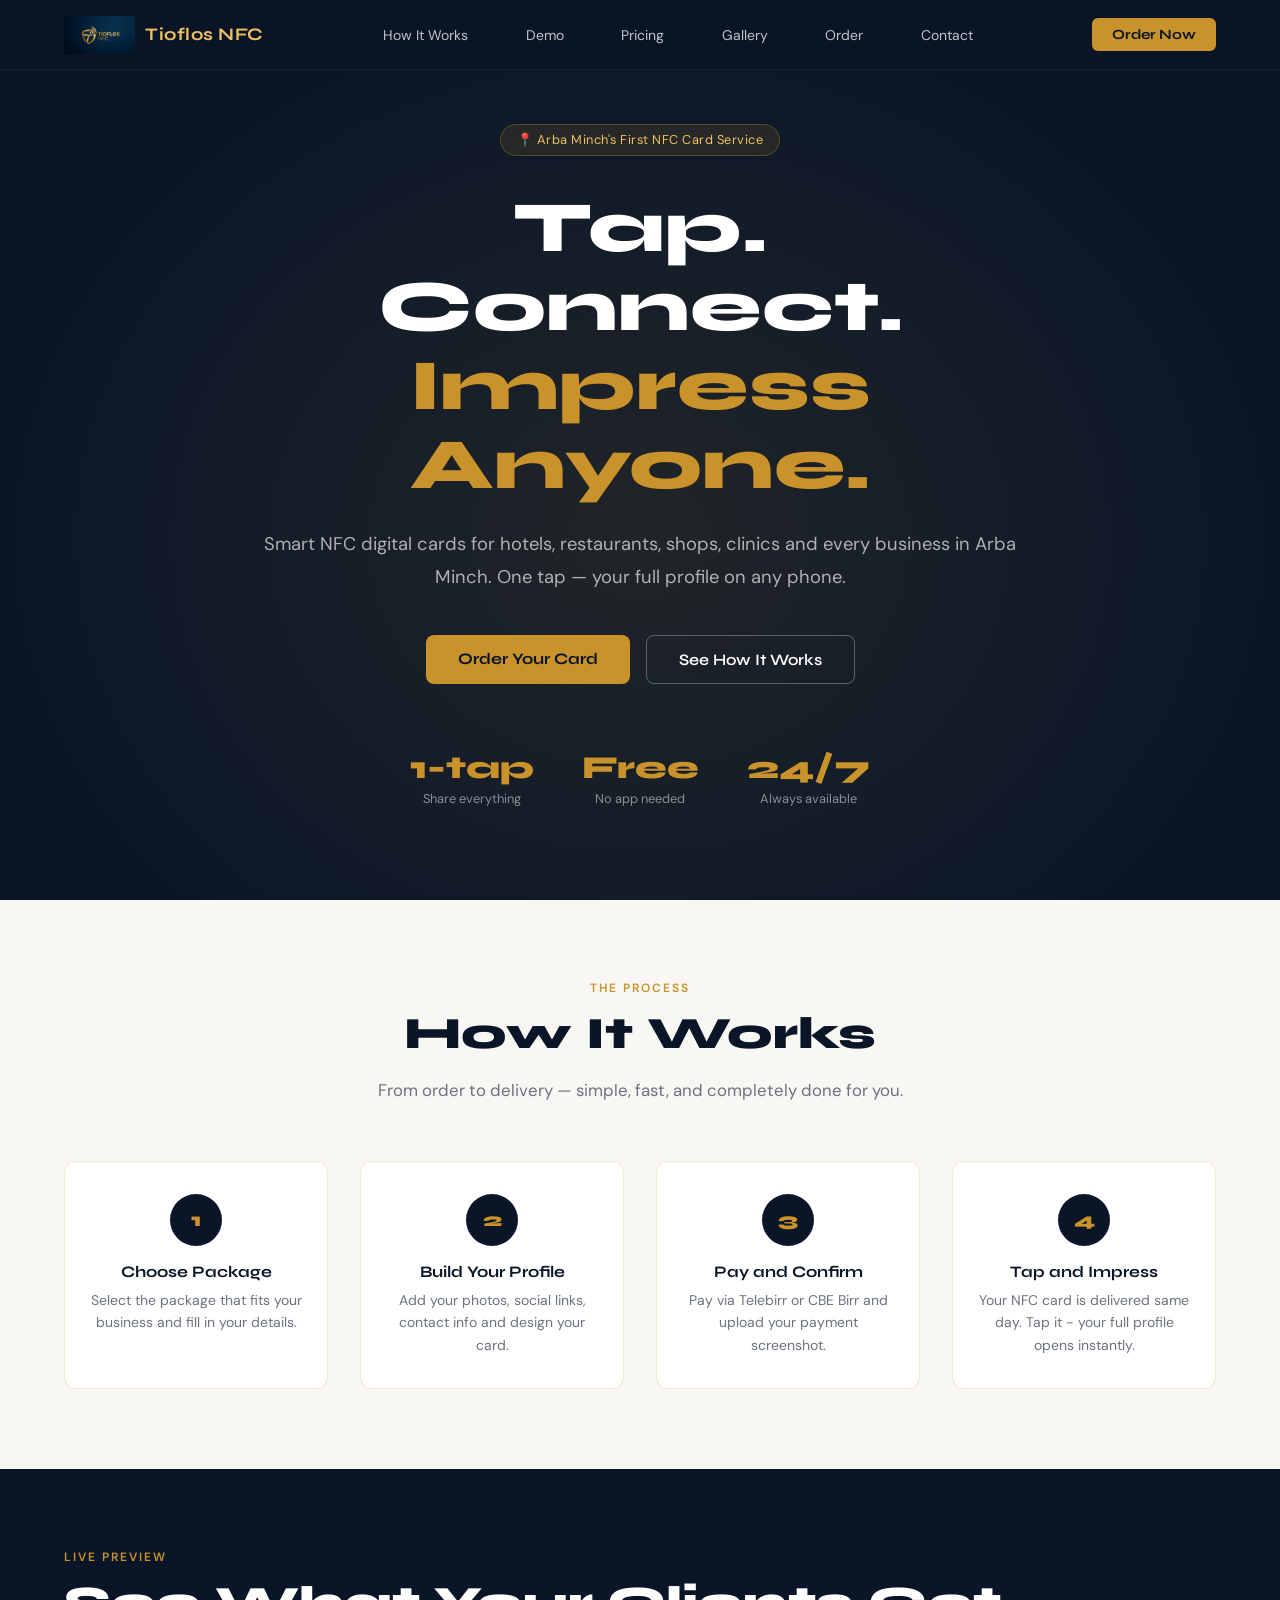
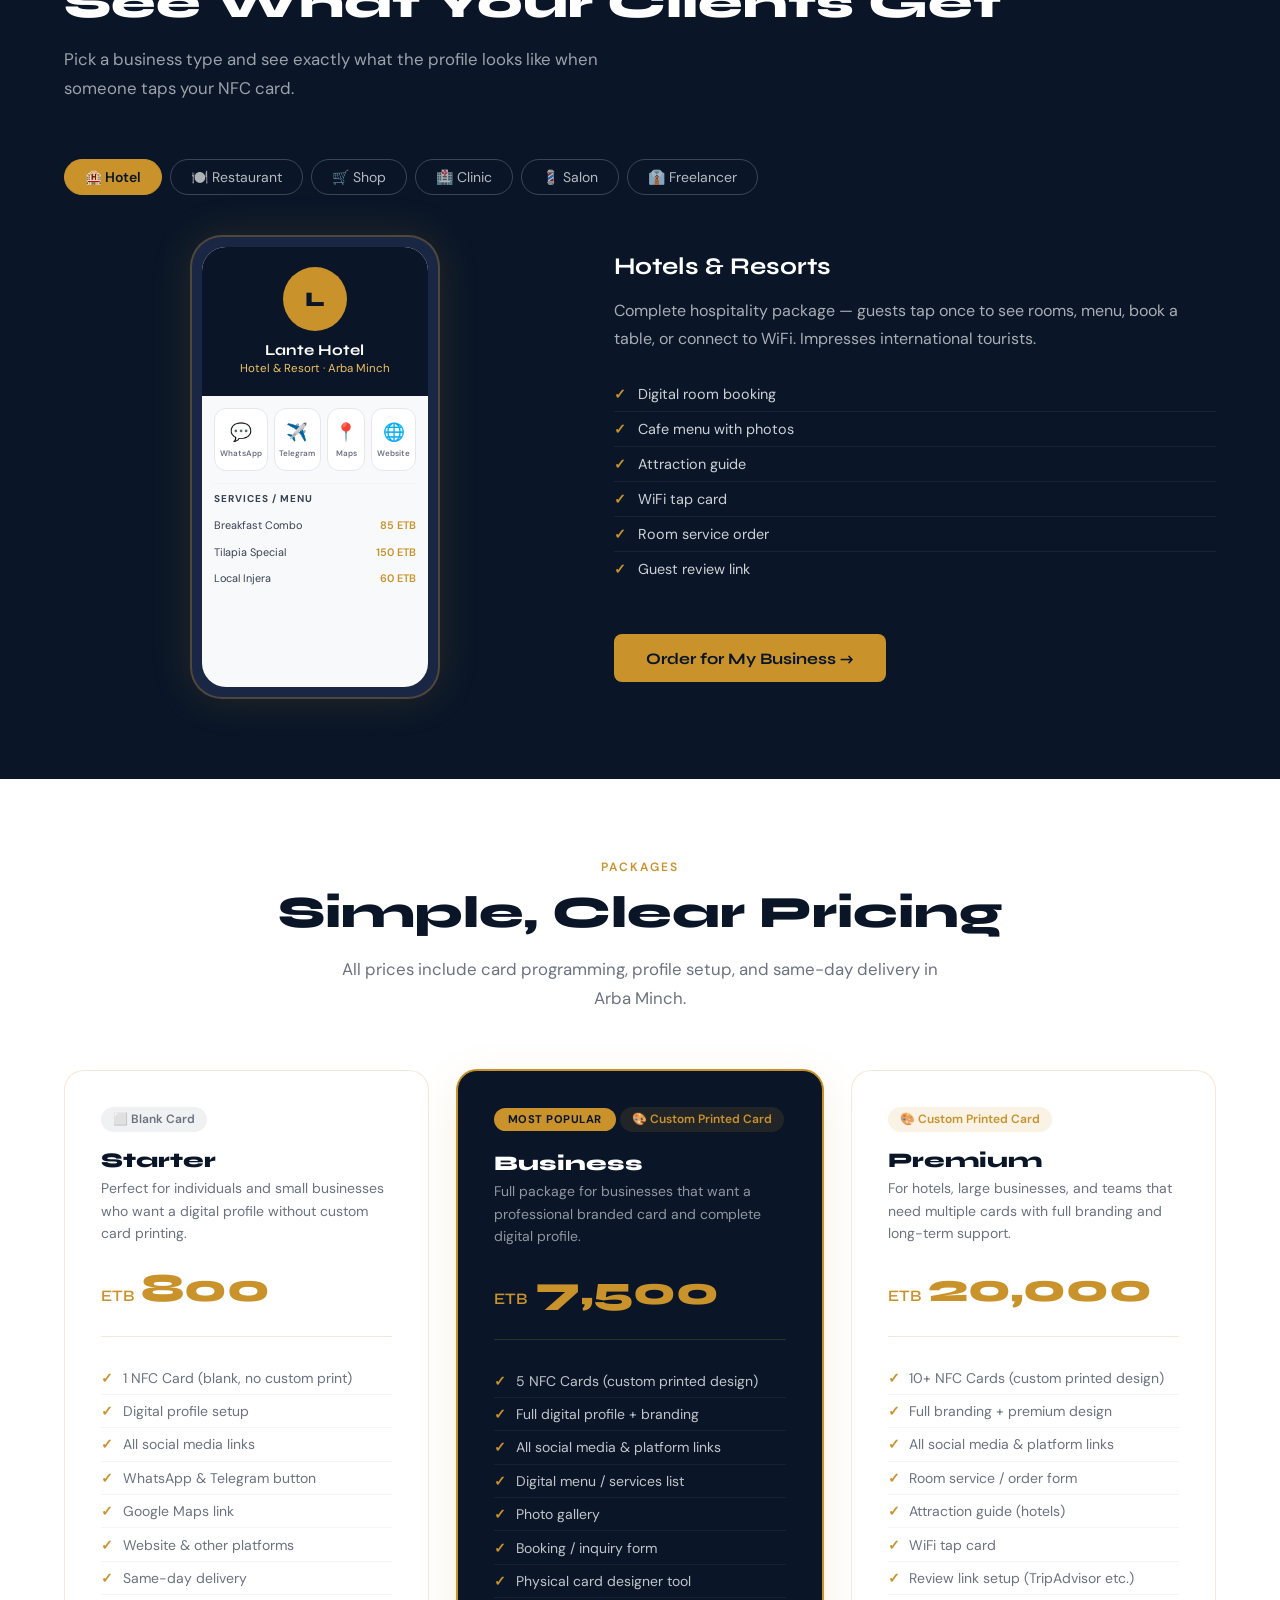
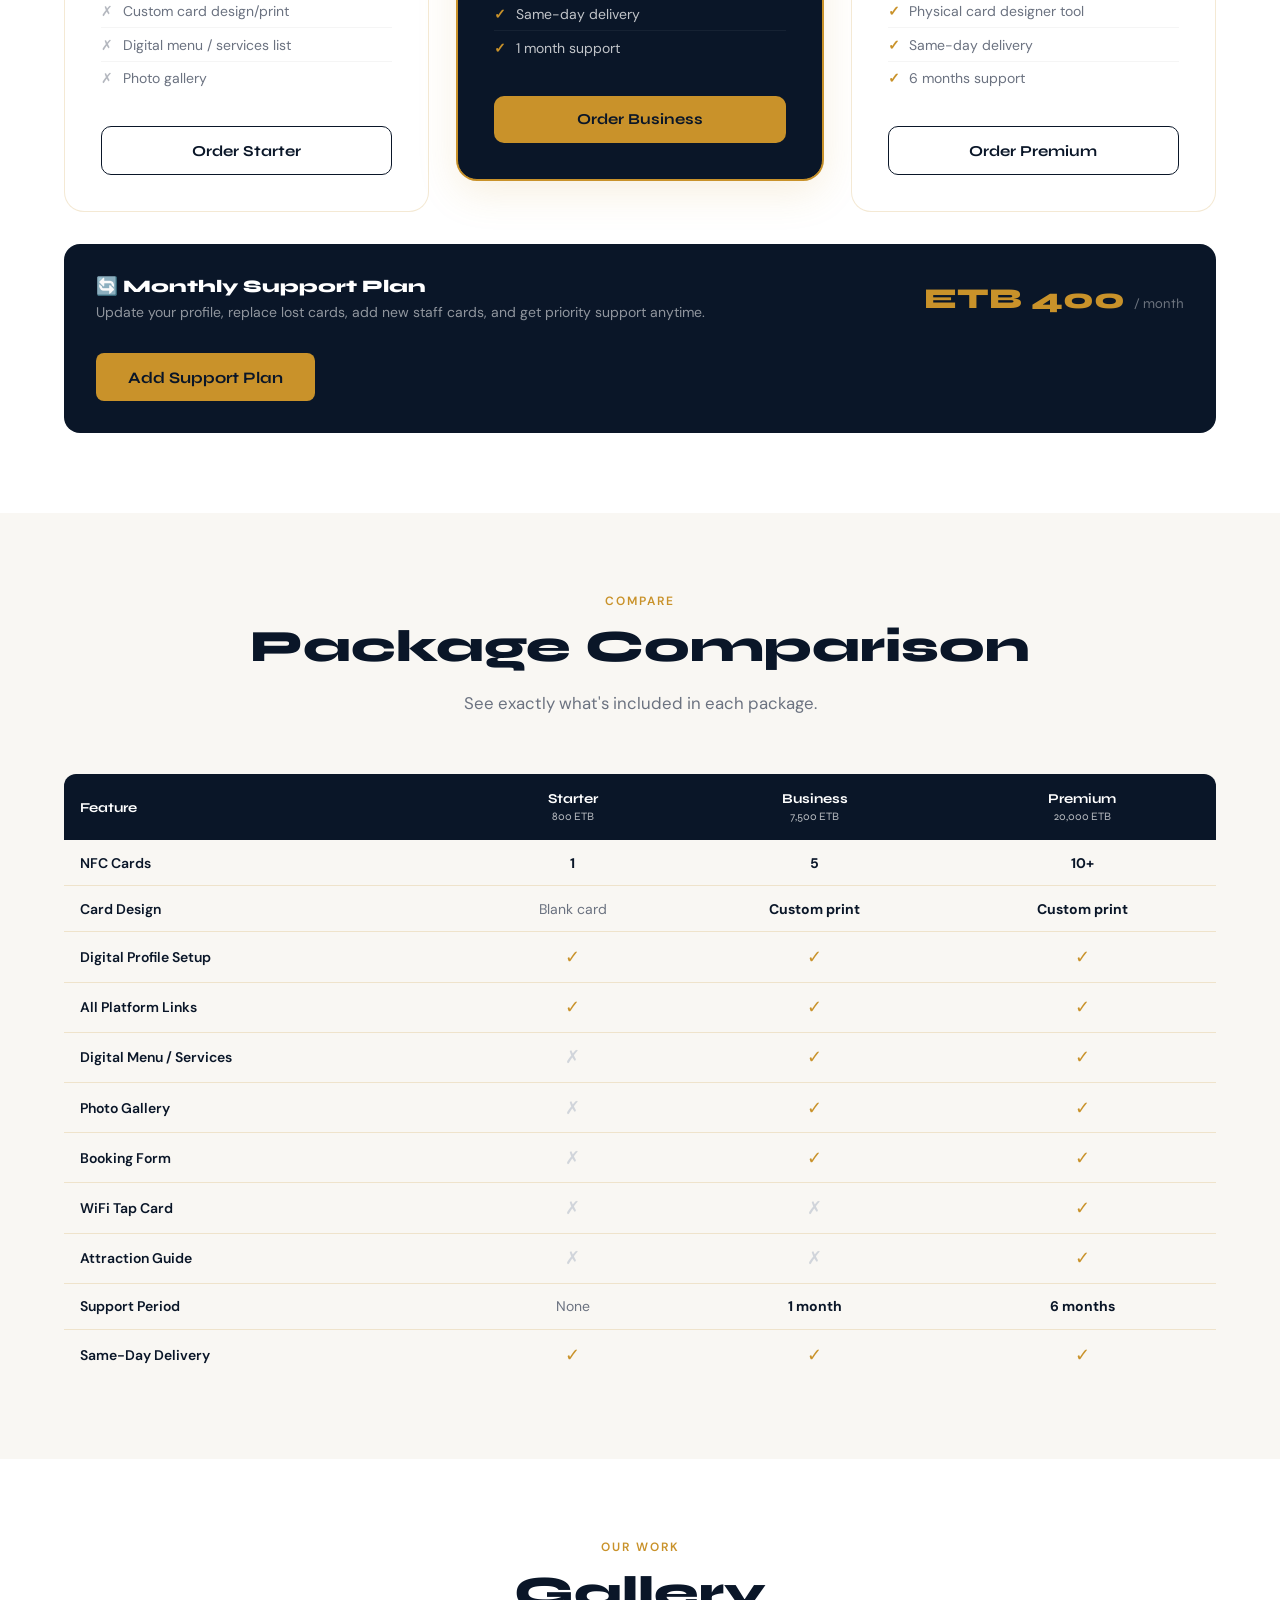
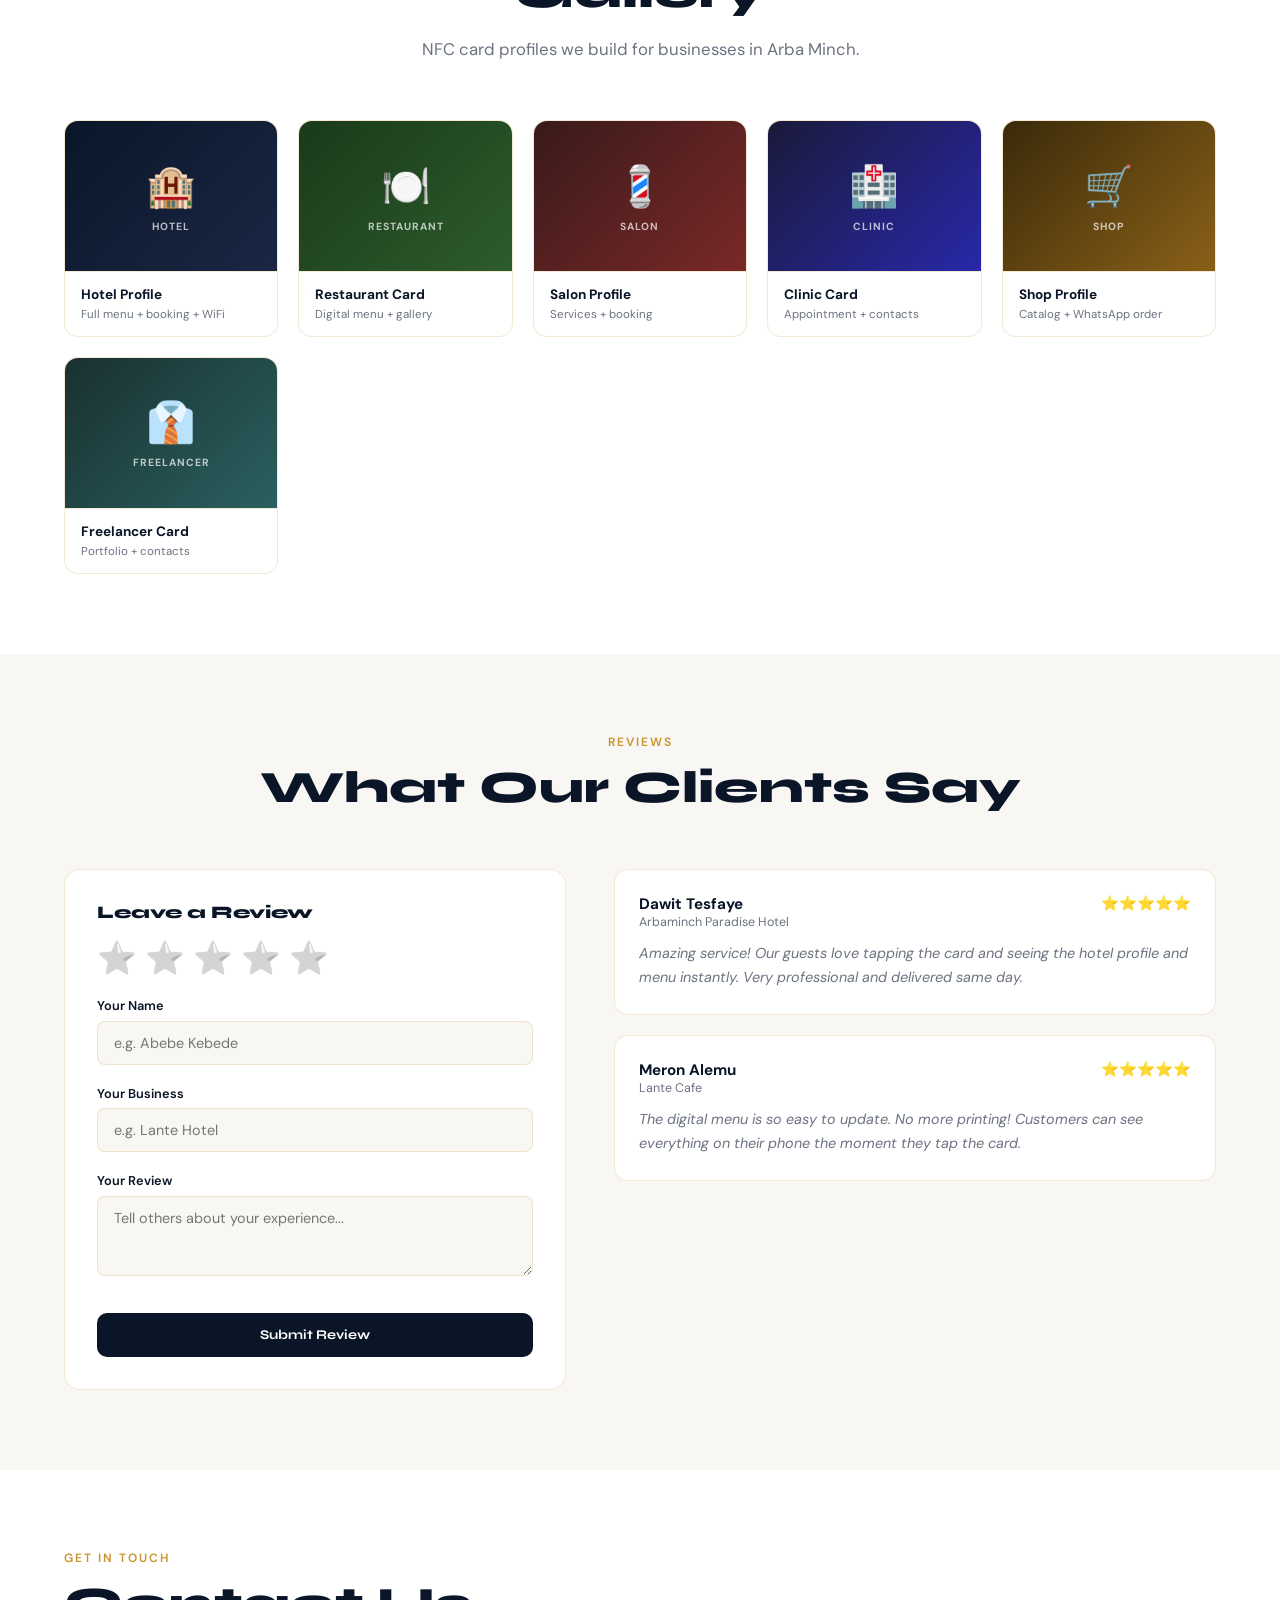
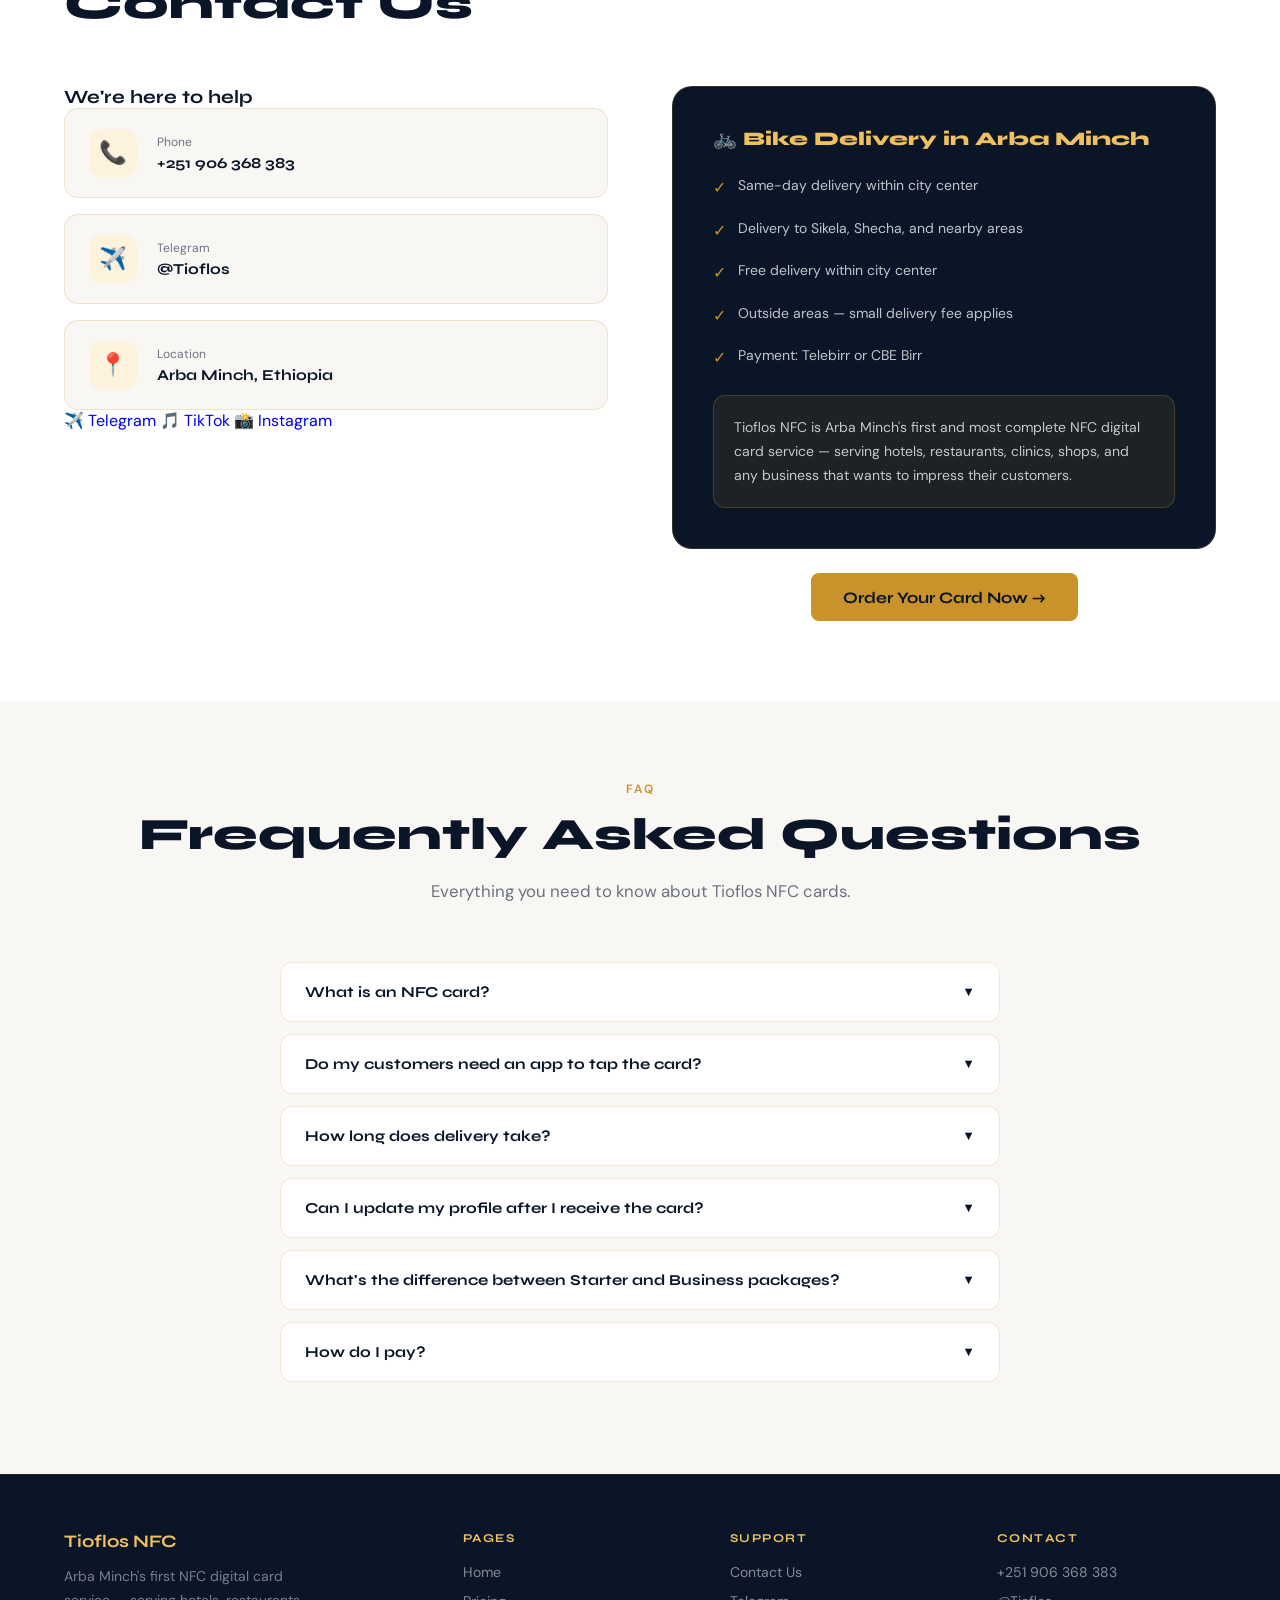
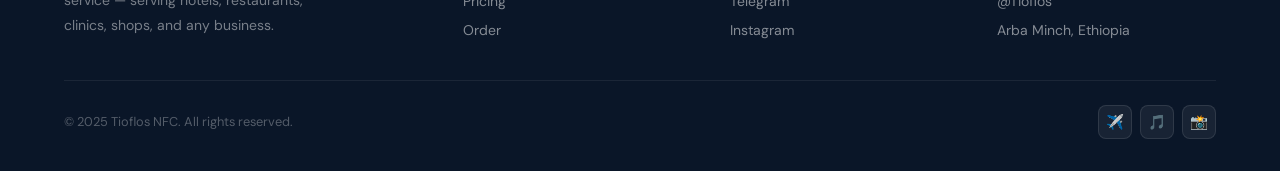
<file: pricing.html>
<!DOCTYPE html>
<html>
<head>
  <meta charset="utf-8">
  <title>Redirecting...</title>
  <meta http-equiv="refresh" content="0; url=index.html#pricing">
  <script type="text/javascript">
    window.location.href = "index.html#pricing";
  </script>
</head>
<body>
  <p>If you are not redirected, <a href="index.html#pricing">click here to go to our Pricing</a>.</p>
</body>
</html>
</file>
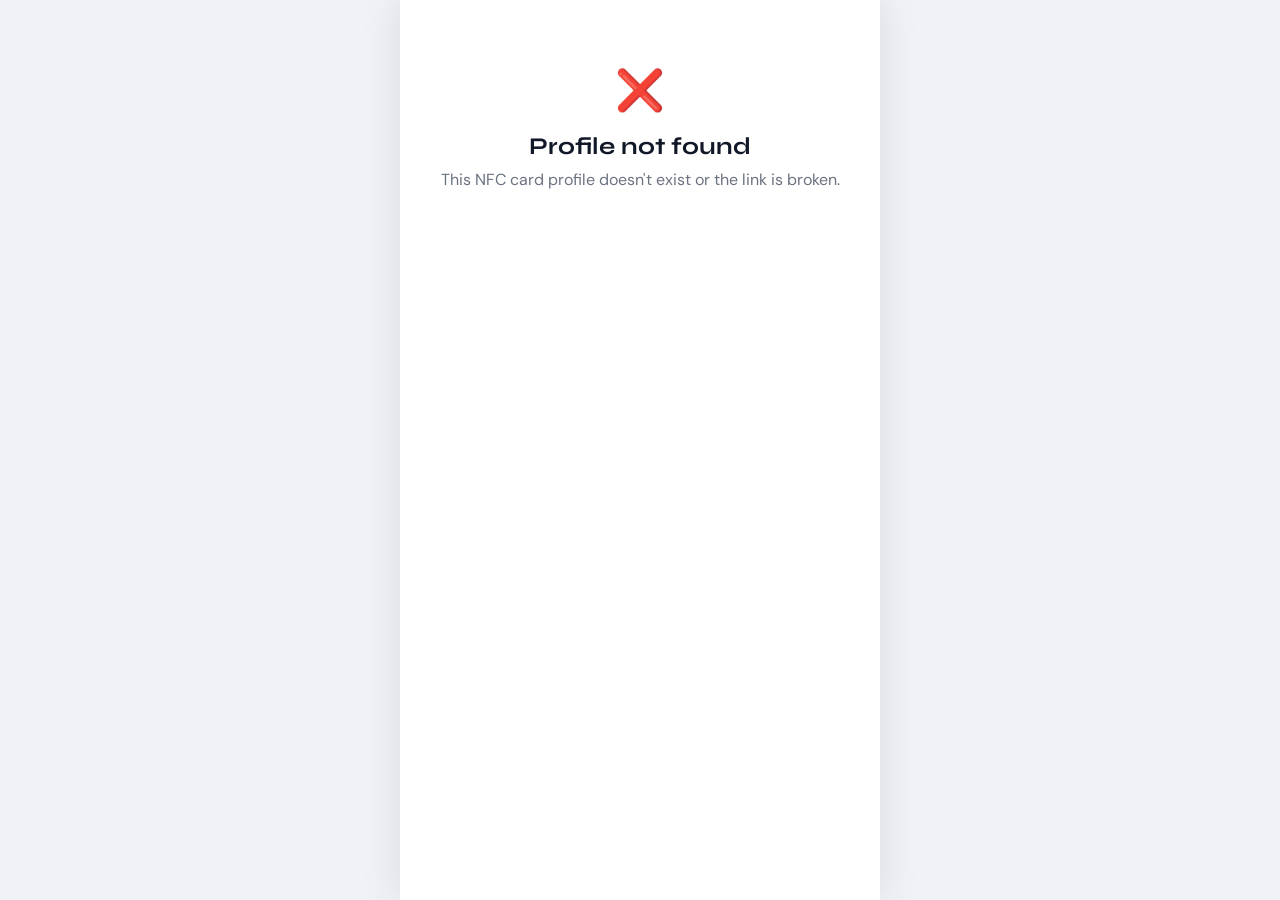
<file: profile.html>
<!DOCTYPE html>
<html lang="en">
<head>
  <meta charset="UTF-8">
  <meta name="viewport" content="width=device-width, initial-scale=1.0">
  <title>NFC Profile — Tioflos NFC</title>
  <link href="https://fonts.googleapis.com/css2?family=Syne:wght@400;600;700;800&family=DM+Sans:wght@300;400;500&display=swap" rel="stylesheet">
  <style>
    :root {
      --gold: #C9922A; --gold-light: #F0C060;
      --navy: #0A1628; --white: #FFFFFF;
      --off-white: #F9F7F3; --mid: #6B7280; --border: #E5E7EB;
    }
    * { margin:0; padding:0; box-sizing:border-box; }
    body { font-family:'DM Sans',sans-serif; background:#F0F2F5; min-height:100vh; }
    h1,h2,h3 { font-family:'Syne',sans-serif; }

    .profile-page { max-width:480px; margin:0 auto; min-height:100vh; background:var(--white); box-shadow:0 0 40px rgba(0,0,0,0.1); }

    /* COVER */
    .cover-area { position:relative; height:160px; overflow:visible; }
    .cover-bg { width:100%; height:160px; object-fit:cover; display:block; }
    .cover-color { width:100%; height:160px; display:block; }

    /* PROFILE + LOGO overlap */
    .overlap-row {
      position:absolute; bottom:-45px; left:0; right:0;
      display:flex; justify-content:space-between; align-items:flex-end;
      padding:0 1.25rem;
    }
    .profile-avatar {
      width:90px; height:90px; border-radius:50%;
      border:4px solid var(--white); overflow:hidden;
      background:var(--gold); display:flex; align-items:center;
      justify-content:center; font-family:'Syne',sans-serif;
      font-weight:800; font-size:2rem; color:var(--white);
      flex-shrink:0; box-shadow:0 4px 16px rgba(0,0,0,0.15);
    }
    .profile-avatar img { width:100%; height:100%; object-fit:cover; }
    .logo-box {
      width:110px; height:72px; border-radius:12px;
      border:3px solid var(--white); overflow:hidden;
      background:var(--white); display:flex; align-items:center;
      justify-content:center; box-shadow:0 4px 16px rgba(0,0,0,0.15);
      flex-shrink:0;
    }
    .logo-box img { width:100%; height:100%; object-fit:contain; padding:6px; }
    .logo-box-placeholder {
      font-family:'Syne',sans-serif; font-weight:800;
      font-size:0.75rem; color:var(--mid); text-align:center; padding:0.5rem;
    }

    /* INFO */
    .profile-info { padding:3.5rem 1.25rem 1rem; }
    .profile-name { font-size:1.6rem; font-weight:800; color:#111827; margin-bottom:0.2rem; }
    .profile-type { font-size:0.9rem; color:var(--mid); margin-bottom:0.15rem; }
    .profile-tagline { font-size:0.82rem; color:#9CA3AF; font-style:italic; }

    /* CONTACT ROWS */
    .contact-section { padding:0.75rem 1.25rem; }
    .contact-row {
      display:flex; align-items:center; gap:0.85rem;
      padding:0.6rem 0; border-bottom:1px solid var(--border);
    }
    .contact-row:last-child { border-bottom:none; }
    .contact-icon {
      width:36px; height:36px; border-radius:50%;
      display:flex; align-items:center; justify-content:center;
      font-size:1rem; flex-shrink:0;
    }
    .contact-text { font-size:0.875rem; color:#374151; font-weight:500; }
    .contact-text a { color:#374151; text-decoration:none; }
    .contact-text a:hover { color:var(--gold); }

    /* PLATFORMS */
    .platforms-section { padding:1rem 1.25rem; }
    .platforms-title {
      font-size:0.7rem; font-weight:700; color:var(--mid);
      text-transform:uppercase; letter-spacing:1.5px; margin-bottom:0.75rem;
    }
    .platforms-grid { display:grid; grid-template-columns:repeat(4,1fr); gap:0.6rem; }
    .platform-btn {
      display:flex; flex-direction:column; align-items:center; gap:0.3rem;
      padding:0.75rem 0.3rem; background:var(--off-white);
      border-radius:12px; border:1px solid var(--border);
      text-decoration:none; transition:transform 0.15s, box-shadow 0.15s;
    }
    .platform-btn:hover { transform:translateY(-2px); box-shadow:0 4px 16px rgba(0,0,0,0.1); }
    .platform-btn:active { transform:scale(0.95); }
    .pb-icon { font-size:1.4rem; }
    .pb-label { font-size:0.55rem; font-weight:600; color:var(--mid); text-align:center; }

    /* CTA */
    .cta-section { padding:1rem 1.25rem 0.5rem; }
    .cta-btn {
      display:block; width:100%; padding:1rem;
      background:var(--gold); color:var(--navy);
      border-radius:14px; font-family:'Syne',sans-serif;
      font-weight:800; font-size:1rem; text-align:center;
      text-decoration:none; transition:background 0.2s;
      box-shadow:0 4px 20px rgba(201,146,42,0.3);
    }
    .cta-btn:hover { background:var(--gold-light); }

    /* POWERED BY */
    .powered-by {
      text-align:center; padding:1.25rem;
      font-size:0.72rem; color:#9CA3AF;
      border-top:1px solid var(--border); margin-top:1rem;
    }
    .powered-by a { color:var(--gold); font-weight:700; text-decoration:none; }
    
    /* ── VCARD BUTTON ── */
    .vcard-btn-container {
      padding: 0.25rem 1.25rem;
    }
    .vcard-btn {
      display: flex;
      align-items: center;
      justify-content: center;
      gap: 0.5rem;
      width: 100%;
      padding: 0.9rem;
      background: var(--navy);
      color: var(--white);
      border-radius: 14px;
      font-family: 'Syne', sans-serif;
      font-weight: 800;
      font-size: 0.95rem;
      text-align: center;
      text-decoration: none;
      border: 1.5px solid rgba(255,255,255,0.1);
      box-shadow: 0 4px 24px rgba(10,22,40,0.08);
      cursor: pointer;
      transition: all 0.2s;
    }
    .vcard-btn:hover {
      background: #1A2744;
      transform: translateY(-1px);
    }
    .vcard-btn:active {
      transform: scale(0.98);
    }
  </style>
</head>
<body>
<div class="profile-page" id="profile-page">
  <div style="text-align:center;padding:4rem 2rem;">
    <div style="font-size:2rem;margin-bottom:1rem;">⏳</div>
    <p style="color:var(--mid);">Loading profile...</p>
  </div>
</div>

<script>
const PLATFORMS = {
  whatsapp:    { icon:'💬', label:'WhatsApp',    base:'https://wa.me/' },
  telegram:    { icon:'✈️', label:'Telegram',    base:'https://t.me/' },
  facebook:    { icon:'📘', label:'Facebook',    base:'' },
  instagram:   { icon:'📸', label:'Instagram',   base:'https://instagram.com/' },
  tiktok:      { icon:'🎵', label:'TikTok',      base:'https://tiktok.com/@' },
  youtube:     { icon:'▶️', label:'YouTube',     base:'' },
  twitter:     { icon:'🐦', label:'Twitter/X',   base:'https://x.com/' },
  snapchat:    { icon:'👻', label:'Snapchat',    base:'https://snapchat.com/add/' },
  linkedin:    { icon:'💼', label:'LinkedIn',    base:'' },
  maps:        { icon:'📍', label:'Maps',        base:'' },
  website:     { icon:'🌐', label:'Website',     base:'' },
  tripadvisor: { icon:'⭐', label:'TripAdvisor', base:'' },
};

const ICON_COLORS = {
  whatsapp:'#25D366', telegram:'#2AABEE', facebook:'#1877F2',
  instagram:'#E1306C', tiktok:'#000000', youtube:'#FF0000',
  twitter:'#1DA1F2', snapchat:'#FFFC00', linkedin:'#0A66C2',
  maps:'#EA4335', website:'#6B7280', tripadvisor:'#34E0A1',
};

function p(params, key) { return params.get(key) || ''; }

function buildProfile() {
  const params = new URLSearchParams(window.location.search);
  const name     = p(params,'name');
  const type     = p(params,'type');
  const tagline  = p(params,'tagline');
  const color    = p(params,'color') || '#0A1628';
  const phone    = p(params,'phone');
  const phone2   = p(params,'phone2');
  const phone3   = p(params,'phone3');
  const hours    = p(params,'hours');
  
  let cover    = p(params,'cover');
  let avatar   = p(params,'avatar');
  let logo     = p(params,'logo');

  if (!name) {
    document.getElementById('profile-page').innerHTML = `
      <div style="text-align:center;padding:4rem 2rem;">
        <div style="font-size:2.5rem;margin-bottom:1rem;">❌</div>
        <h2 style="font-family:'Syne',sans-serif;color:#111827;margin-bottom:0.5rem;">Profile not found</h2>
        <p style="color:var(--mid);">This NFC card profile doesn't exist or the link is broken.</p>
      </div>`;
    return;
  }

  // Local testing fallback: check localStorage for missing cover/avatar/logo
  try {
    if (!cover || !avatar || !logo) {
      const localOrders = JSON.parse(localStorage.getItem('tioflos_orders') || '[]');
      const matchingOrder = localOrders.find(o => (o.biz || '').trim() === name.trim());
      if (matchingOrder) {
        if (!cover && matchingOrder.coverPhoto) cover = matchingOrder.coverPhoto;
        if (!avatar && matchingOrder.avatarPhoto) avatar = matchingOrder.avatarPhoto;
        if (!logo && matchingOrder.logoPhoto) logo = matchingOrder.logoPhoto;
      }
    }
  } catch (e) {
    console.warn('Could not read localStorage fallback:', e);
  }

  document.title = name + ' — NFC Profile';

  // Cover
  const coverHtml = cover
    ? `<img class="cover-bg" src="${cover}" alt="Cover">`
    : `<div class="cover-color" style="background:${color}"></div>`;

  // Avatar
  const avatarHtml = avatar
    ? `<img src="${avatar}" alt="${name}">`
    : `<span>${name[0].toUpperCase()}</span>`;

  // Logo
  const logoHtml = logo
    ? `<img src="${logo}" alt="Logo">`
    : `<div class="logo-box-placeholder">LOGO</div>`;

  // Platforms
  const activePlatforms = [];
  Object.keys(PLATFORMS).forEach(key => {
    const val = p(params, key);
    if (val) {
      const pl = PLATFORMS[key];
      const href = val.startsWith('http') ? val : pl.base + val;
      activePlatforms.push({ key, icon:pl.icon, label:pl.label, href });
    }
  });

  const platformBtns = activePlatforms.map(pl => `
    <a class="platform-btn" href="${pl.href}" target="_blank" rel="noopener">
      <span class="pb-icon">${pl.icon}</span>
      <span class="pb-label">${pl.label}</span>
    </a>
  `).join('');

  // Contact rows
  const phones = [phone, phone2, phone3].filter(Boolean);
  const phoneRows = phones.map(ph => `
    <div class="contact-row">
      <div class="contact-icon" style="background:#EEF2FF;">📞</div>
      <div class="contact-text"><a href="tel:${ph}">${ph}</a></div>
    </div>`).join('');

  const hoursRow = hours ? `
    <div class="contact-row">
      <div class="contact-icon" style="background:#FEF3C7;">🕐</div>
      <div class="contact-text">${hours}</div>
    </div>` : '';

  const locationRow = `
    <div class="contact-row">
      <div class="contact-icon" style="background:#FEE2E2;">📍</div>
      <div class="contact-text">Arba Minch, Ethiopia</div>
    </div>`;

  // CTA button
  const waVal = p(params,'whatsapp');
  const waNum = waVal.replace(/\D/g,'');
  const ctaBtn = waNum
    ? `<a class="cta-btn" href="https://wa.me/${waNum}" target="_blank">💬 Chat on WhatsApp</a>`
    : phone
    ? `<a class="cta-btn" href="tel:${phone}">📞 Call Now</a>`
    : '';

  // vCard save contact button HTML
  const vcardBtnHtml = `
    <div class="vcard-btn-container" style="margin-top: 0.5rem;">
      <button class="vcard-btn" onclick="downloadVCard()">👤 Save Contact</button>
    </div>
  `;

  document.getElementById('profile-page').innerHTML = `
    <!-- COVER + OVERLAP -->
    <div class="cover-area">
      ${coverHtml}
      <div class="overlap-row">
        <div class="profile-avatar">${avatarHtml}</div>
        <div class="logo-box">${logoHtml}</div>
      </div>
    </div>

    <!-- INFO -->
    <div class="profile-info">
      <div class="profile-name">${name}</div>
      ${type ? `<div class="profile-type">${type}</div>` : ''}
      ${tagline ? `<div class="profile-tagline">${tagline}</div>` : ''}
    </div>

    <!-- CONTACT -->
    <div class="contact-section">
      ${phoneRows}
      ${hoursRow}
      ${locationRow}
    </div>

    <!-- PLATFORMS -->
    ${activePlatforms.length > 0 ? `
    <div class="platforms-section">
      <div class="platforms-title">Connect with us</div>
      <div class="platforms-grid">${platformBtns}</div>
    </div>` : ''}

    <!-- CTA -->
    ${ctaBtn ? `<div class="cta-section">${ctaBtn}</div>` : ''}

    <!-- SAVE CONTACT VCARD -->
    ${vcardBtnHtml}

    <!-- POWERED BY -->
    <div class="powered-by">
      Powered by <a href="https://tioflosnfc.github.io" target="_blank">Tioflos NFC</a> · Arba Minch, Ethiopia
    </div>
  `;
}

window.downloadVCard = function() {
  const params = new URLSearchParams(window.location.search);
  const name     = p(params,'name');
  const type     = p(params,'type');
  const tagline  = p(params,'tagline');
  const phone    = p(params,'phone');
  const phone2   = p(params,'phone2');
  const phone3   = p(params,'phone3');
  
  if (!name) return;
  
  const cleanName = name.replace(/[^\w\s-]/g, '').trim();
  const cleanPhone = phone ? phone.replace(/[^\d+]/g, '') : '';
  const cleanPhone2 = phone2 ? phone2.replace(/[^\d+]/g, '') : '';
  const cleanPhone3 = phone3 ? phone3.replace(/[^\d+]/g, '') : '';

  let vcard = 'BEGIN:VCARD\n';
  vcard += 'VERSION:3.0\n';
  vcard += `N:;${name};;;\n`;
  vcard += `FN:${name}\n`;
  if (type) vcard += `ORG:${type}\n`;
  if (tagline) vcard += `NOTE:${tagline}\n`;
  
  if (cleanPhone) vcard += `TEL;TYPE=CELL,VOICE;VALUE=uri:tel:${cleanPhone}\n`;
  if (cleanPhone2) vcard += `TEL;TYPE=CELL,VOICE;VALUE=uri:tel:${cleanPhone2}\n`;
  if (cleanPhone3) vcard += `TEL;TYPE=CELL,VOICE;VALUE=uri:tel:${cleanPhone3}\n`;
  
  const websiteVal = p(params, 'website');
  if (websiteVal) {
    vcard += `URL;type=pref:${websiteVal.startsWith('http') ? websiteVal : 'http://' + websiteVal}\n`;
  }
  
  const mapsVal = p(params, 'maps');
  if (mapsVal) {
    vcard += `URL;type=work:${mapsVal.startsWith('http') ? mapsVal : 'http://' + mapsVal}\n`;
  }

  vcard += 'END:VCARD';

  const blob = new Blob([vcard], { type: 'text/vcard;charset=utf-8;' });
  const link = document.createElement('a');
  link.href = URL.createObjectURL(blob);
  link.download = `${cleanName || 'Contact'}.vcf`;
  document.body.appendChild(link);
  link.click();
  document.body.removeChild(link);
};


buildProfile();
</script>
</body>
</html>
</file>
<file: styles.css>
/* ============================================
   TIOFLOS NFC — Shared Stylesheet
   ============================================ */

:root {
  --navy: #0A1628;
  --navy-mid: #1A2744;
  --gold: #C9922A;
  --gold-light: #F0C060;
  --gold-pale: #FDF3DC;
  --white: #FFFFFF;
  --off-white: #F9F7F3;
  --mid: #6B7280;
  --border: rgba(201,146,42,0.2);
  --shadow: 0 4px 24px rgba(10,22,40,0.08);
  --radius: 14px;
}

* { margin: 0; padding: 0; box-sizing: border-box; }
html { scroll-behavior: smooth; }
body {
  font-family: 'DM Sans', sans-serif;
  background: var(--white);
  color: var(--navy);
  overflow-x: hidden;
}
h1,h2,h3,h4 { font-family: 'Syne', sans-serif; }
a { text-decoration: none; }
img { max-width: 100%; }

/* ── NAV ── */
nav {
  position: fixed; top: 0; left: 0; right: 0; z-index: 200;
  background: rgba(10,22,40,0.97);
  backdrop-filter: blur(16px);
  -webkit-backdrop-filter: blur(16px);
  padding: 0 5%;
  display: flex; align-items: center; justify-content: space-between;
  height: 68px;
  border-bottom: 1px solid rgba(201,146,42,0.1);
}
.nav-logo { display: flex; align-items: center; gap: 10px; text-decoration: none; }
.nav-logo img { height: 36px; }
.nav-logo span {
  font-family: 'Syne', sans-serif; font-weight: 700;
  font-size: 1.1rem; color: var(--gold-light); letter-spacing: 0.5px;
}
.nav-links { display: flex; gap: 0.25rem; list-style: none; align-items: center; }
.nav-links a {
  color: rgba(255,255,255,0.7); font-size: 0.875rem;
  padding: 0.4rem 0.8rem; border-radius: 6px;
  transition: color 0.2s, background 0.2s;
}
.nav-links a:hover, .nav-links a.active { color: var(--gold-light); background: rgba(255,255,255,0.05); }
.nav-cta {
  background: var(--gold); color: var(--navy);
  padding: 0.5rem 1.25rem; border-radius: 6px;
  font-family: 'Syne', sans-serif; font-weight: 700; font-size: 0.875rem;
  transition: background 0.2s, transform 0.2s;
}
.nav-cta:hover { background: var(--gold-light); transform: translateY(-1px); }
.nav-toggle {
  display: none; flex-direction: column; gap: 5px;
  cursor: pointer; background: none; border: none; padding: 4px;
}
.nav-toggle span {
  display: block; width: 22px; height: 2px;
  background: rgba(255,255,255,0.8); border-radius: 2px; transition: all 0.3s;
}
.mobile-menu {
  display: none; position: fixed; top: 68px; left: 0; right: 0;
  background: rgba(10,22,40,0.98); backdrop-filter: blur(16px);
  padding: 1.5rem 5%; z-index: 199;
  border-bottom: 1px solid rgba(201,146,42,0.15);
}
.mobile-menu.open { display: block; }
.mobile-menu ul { list-style: none; display: flex; flex-direction: column; gap: 0.25rem; }
.mobile-menu a {
  display: block; color: rgba(255,255,255,0.8); padding: 0.75rem 0;
  font-size: 1rem; border-bottom: 1px solid rgba(255,255,255,0.06);
  transition: color 0.2s;
}
.mobile-menu a:hover { color: var(--gold-light); }
.mobile-menu .mob-cta {
  display: block; text-align: center; margin-top: 1rem;
  background: var(--gold); color: var(--navy);
  padding: 0.75rem; border-radius: 8px;
  font-family: 'Syne', sans-serif; font-weight: 700;
}

/* ── PAGE HEADER ── */
.page-header {
  background: var(--navy); padding: 7rem 5% 4rem;
  text-align: center; position: relative; overflow: hidden;
}
.page-header::before {
  content: ''; position: absolute; inset: 0;
  background: radial-gradient(ellipse at 50% 80%, rgba(201,146,42,0.1) 0%, transparent 65%);
}
.page-header-content { position: relative; }
.page-header .section-label { color: var(--gold-light); }
.page-header h1 {
  font-size: clamp(2rem, 5vw, 3.2rem); font-weight: 800;
  color: var(--white); margin: 0.5rem 0 1rem;
}
.page-header p {
  font-size: 1.05rem; color: rgba(255,255,255,0.6);
  max-width: 540px; margin: 0 auto; line-height: 1.8;
}

/* ── SECTION UTILITIES ── */
section { padding: 5rem 5%; }
.section-label {
  font-size: 0.72rem; letter-spacing: 2.5px; text-transform: uppercase;
  color: var(--gold); font-weight: 700; margin-bottom: 0.6rem; display: block;
}
.section-title {
  font-size: clamp(1.8rem, 4vw, 2.8rem); font-weight: 800;
  color: var(--navy); margin-bottom: 1rem; line-height: 1.15;
}
.section-sub {
  font-size: 1rem; color: var(--mid); max-width: 580px; line-height: 1.8;
}
.section-header { margin-bottom: 3.5rem; }
.section-header.centered { text-align: center; }
.section-header.centered .section-sub { margin: 0 auto; }

/* ── BUTTONS ── */
.btn-primary {
  background: var(--gold); color: var(--navy);
  padding: 0.85rem 2rem; border-radius: 8px;
  font-family: 'Syne', sans-serif; font-weight: 700; font-size: 0.95rem;
  display: inline-block; border: none; cursor: pointer;
  transition: background 0.2s, transform 0.2s;
}
.btn-primary:hover { background: var(--gold-light); transform: translateY(-2px); }
.btn-secondary {
  background: transparent; color: var(--white);
  border: 1.5px solid rgba(255,255,255,0.3);
  padding: 0.85rem 2rem; border-radius: 8px;
  font-family: 'Syne', sans-serif; font-weight: 600; font-size: 0.95rem;
  display: inline-block; transition: border-color 0.2s, color 0.2s;
}
.btn-secondary:hover { border-color: var(--gold-light); color: var(--gold-light); }
.btn-outline {
  border: 1.5px solid var(--navy); color: var(--navy);
  padding: 0.8rem 1.75rem; border-radius: 8px;
  font-family: 'Syne', sans-serif; font-weight: 700; font-size: 0.9rem;
  display: inline-block; transition: background 0.2s, color 0.2s;
}
.btn-outline:hover { background: var(--navy); color: var(--white); }

/* ── FORM ELEMENTS ── */
.form-group { margin-bottom: 1.25rem; }
.form-group label {
  display: block; font-size: 0.8rem; font-weight: 600;
  color: var(--navy); margin-bottom: 0.4rem;
}
.form-group input,
.form-group select,
.form-group textarea {
  width: 100%; padding: 0.75rem 1rem;
  border: 1.5px solid var(--border); border-radius: 8px;
  font-family: 'DM Sans', sans-serif; font-size: 0.9rem;
  background: var(--white); color: var(--navy);
  outline: none; transition: border-color 0.2s, box-shadow 0.2s;
}
.form-group input:focus,
.form-group select:focus,
.form-group textarea:focus {
  border-color: var(--gold);
  box-shadow: 0 0 0 3px rgba(201,146,42,0.1);
}
.form-row { display: grid; grid-template-columns: 1fr 1fr; gap: 1rem; }
.form-section-title {
  font-family: 'Syne', sans-serif; font-weight: 700; font-size: 0.85rem;
  color: var(--navy); margin: 1.5rem 0 0.75rem;
  padding-bottom: 0.5rem; border-bottom: 1px solid var(--border);
  display: flex; align-items: center; gap: 0.5rem;
}

/* Platform input rows */
.platform-grid {
  display: grid; grid-template-columns: 1fr 1fr; gap: 0.75rem;
  margin-bottom: 1rem;
}
.platform-input {
  display: flex; align-items: center; gap: 0.6rem;
  background: var(--white); border: 1.5px solid var(--border);
  border-radius: 8px; padding: 0.5rem 0.75rem;
  transition: border-color 0.2s;
}
.platform-input:focus-within { border-color: var(--gold); }
.platform-input .p-icon { font-size: 1.1rem; flex-shrink: 0; }
.platform-input input {
  border: none; background: none; padding: 0;
  font-size: 0.85rem; color: var(--navy); width: 100%; outline: none;
  box-shadow: none;
}
.platform-input input::placeholder { color: rgba(107,114,128,0.7); }

/* Dark form variant */
.form-dark .form-group label { color: rgba(255,255,255,0.8); }
.form-dark .form-group input,
.form-dark .form-group select,
.form-dark .form-group textarea {
  background: rgba(255,255,255,0.06);
  border-color: rgba(201,146,42,0.25); color: var(--white);
}
.form-dark .form-group input::placeholder,
.form-dark .form-group textarea::placeholder { color: rgba(255,255,255,0.3); }
.form-dark .form-group input:focus,
.form-dark .form-group select:focus,
.form-dark .form-group textarea:focus {
  border-color: var(--gold); box-shadow: 0 0 0 3px rgba(201,146,42,0.15);
}
.form-dark .form-group select option { background: var(--navy); }
.form-dark .form-section-title { color: rgba(255,255,255,0.9); border-color: rgba(201,146,42,0.2); }
.form-dark .platform-input {
  background: rgba(255,255,255,0.06); border-color: rgba(201,146,42,0.25);
}
.form-dark .platform-input input { color: var(--white); }
.form-dark .platform-input input::placeholder { color: rgba(255,255,255,0.3); }

/* ── PHONE MOCKUP ── */
.phone-wrap {
  width: 260px; margin: 0 auto;
  background: #1A2744; border-radius: 36px; padding: 12px;
  border: 2px solid rgba(201,146,42,0.3);
  box-shadow: 0 0 60px rgba(201,146,42,0.12);
}
.phone-screen {
  background: #F8F9FA; border-radius: 28px;
  overflow: hidden; min-height: 480px;
}
.phone-header { padding: 1.25rem; text-align: center; }
.phone-logo-area {
  width: 64px; height: 64px; border-radius: 50%;
  background: var(--gold); margin: 0 auto 0.6rem;
  display: flex; align-items: center; justify-content: center;
  font-family: 'Syne', sans-serif; font-weight: 800;
  font-size: 1.3rem; color: var(--navy);
}
.phone-biz-name {
  color: var(--white); font-family: 'Syne', sans-serif;
  font-weight: 700; font-size: 0.95rem;
}
.phone-biz-type { color: var(--gold-light); font-size: 0.72rem; margin-top: 2px; }
.phone-tagline { color: rgba(255,255,255,0.55); font-size: 0.68rem; margin-top: 4px; }
.phone-links-grid {
  display: grid; grid-template-columns: repeat(4, 1fr);
  gap: 6px; padding: 0.75rem;
}
.phone-link-btn {
  background: var(--white); border-radius: 10px;
  padding: 0.55rem 0.3rem; text-align: center;
  border: 1px solid #E5E7EB;
}
.phone-link-icon { font-size: 1.1rem; display: block; }
.phone-link-label { font-size: 0.48rem; color: #6B7280; margin-top: 2px; display: block; }
.phone-section { padding: 0 0.75rem 0.75rem; }
.phone-section-title {
  font-size: 0.62rem; font-weight: 700; color: #374151;
  text-transform: uppercase; letter-spacing: 1px;
  margin-bottom: 0.5rem; padding-top: 0.5rem;
  border-top: 1px solid #F3F4F6;
}
.phone-info-row {
  display: flex; align-items: center; gap: 0.5rem;
  padding: 0.35rem 0; font-size: 0.68rem; color: #374151;
  border-bottom: 1px solid #F9FAFB;
}
.phone-info-icon { font-size: 0.85rem; }

/* ── FOOTER ── */
footer {
  background: var(--navy);
  padding: 3.5rem 5% 2rem;
  border-top: 1px solid rgba(201,146,42,0.12);
}
.footer-inner {
  display: grid; grid-template-columns: 1.6fr 1fr 1fr 1fr;
  gap: 3rem; margin-bottom: 2.5rem;
}
.footer-brand p {
  font-size: 0.875rem; color: rgba(255,255,255,0.45);
  line-height: 1.75; max-width: 240px; margin-top: 0.75rem;
}
.footer-brand .brand-name {
  font-family: 'Syne', sans-serif; font-weight: 700;
  font-size: 1.1rem; color: var(--gold-light);
}
.footer-col h4 {
  font-family: 'Syne', sans-serif; font-size: 0.75rem; font-weight: 700;
  color: var(--gold-light); text-transform: uppercase;
  letter-spacing: 1.5px; margin-bottom: 1rem;
}
.footer-col ul { list-style: none; display: flex; flex-direction: column; gap: 0.5rem; }
.footer-col a {
  color: rgba(255,255,255,0.5); font-size: 0.875rem; transition: color 0.2s;
}
.footer-col a:hover { color: var(--gold-light); }
.footer-bottom {
  border-top: 1px solid rgba(255,255,255,0.07);
  padding-top: 1.5rem;
  display: flex; justify-content: space-between; align-items: center;
  flex-wrap: wrap; gap: 0.75rem;
}
.footer-bottom p { font-size: 0.8rem; color: rgba(255,255,255,0.3); }
.footer-social { display: flex; gap: 0.5rem; }
.footer-social a {
  width: 34px; height: 34px; border-radius: 8px;
  background: rgba(255,255,255,0.06); border: 1px solid rgba(255,255,255,0.1);
  display: flex; align-items: center; justify-content: center;
  font-size: 0.9rem; transition: background 0.2s;
}
.footer-social a:hover { background: rgba(201,146,42,0.2); }

/* ── RESPONSIVE ── */
@media (max-width: 900px) {
  .footer-inner { grid-template-columns: 1fr 1fr; }
}
@media (max-width: 768px) {
  .nav-links, .nav-cta { display: none; }
  .nav-toggle { display: flex; }
  .form-row, .platform-grid { grid-template-columns: 1fr; }
  .footer-inner { grid-template-columns: 1fr; gap: 2rem; }
  .footer-bottom { flex-direction: column; text-align: center; }
}
@media (max-width: 480px) {
  section { padding: 3.5rem 5%; }
  .page-header { padding: 6rem 5% 3rem; }
}

/* ============================================
   NEW: TIOFLOS NFC UPGRADES
   ============================================ */

/* ── 3D FLIPPING CARD PREVIEW ── */
.card-container-3d {
  perspective: 1000px;
  width: 100%;
  max-width: 290px;
  margin: 0 auto;
}
.preview-card-inner {
  position: relative;
  width: 100%;
  aspect-ratio: 1.586;
  transition: transform 0.6s cubic-bezier(0.4, 0, 0.2, 1);
  transform-style: preserve-3d;
}
.preview-card-inner.flipped {
  transform: rotateY(180deg);
}
.preview-card-front, .preview-card-back {
  position: absolute;
  inset: 0;
  backface-visibility: hidden;
  -webkit-backface-visibility: hidden;
  border-radius: 16px;
  overflow: hidden;
}
.preview-card-back {
  transform: rotateY(180deg);
  background: #0A1628; /* Default background */
  border: 1px solid rgba(255,255,255,0.08);
  box-shadow: 0 12px 36px rgba(0,0,0,0.4), inset 0 1px 1px rgba(255,255,255,0.15);
  display: flex;
  flex-direction: column;
  justify-content: space-between;
  padding: 1.25rem;
}

/* Back Side Card elements */
.card-back-header {
  display: flex;
  justify-content: space-between;
  align-items: center;
  width: 100%;
}
.card-back-brand {
  font-family: 'Syne', sans-serif;
  font-weight: 700;
  font-size: 0.62rem;
  color: var(--gold-light);
  letter-spacing: 1px;
  text-transform: uppercase;
}
.card-back-logo {
  font-size: 0.8rem;
}
.card-back-content {
  display: flex;
  align-items: center;
  justify-content: center;
  flex-grow: 1;
  padding: 0.4rem 0;
}
.card-back-qr-box {
  width: 80px;
  height: 80px;
  background: var(--white);
  border-radius: 6px;
  padding: 5px;
  display: flex;
  align-items: center;
  justify-content: center;
  box-shadow: 0 4px 12px rgba(0,0,0,0.3);
}
.card-back-qr-box img {
  width: 100%;
  height: 100%;
  object-fit: contain;
}
.card-back-footer {
  text-align: center;
  width: 100%;
}
.card-back-instruction {
  font-size: 0.48rem;
  text-transform: uppercase;
  letter-spacing: 1px;
  color: rgba(255,255,255,0.45);
  font-weight: 600;
}
.card-back-powered {
  font-size: 0.38rem;
  color: rgba(255,255,255,0.25);
  margin-top: 2px;
}

/* ── VCARD BUTTON ── */
.vcard-btn-container {
  padding: 0.25rem 1.25rem;
}
.vcard-btn {
  display: flex;
  align-items: center;
  justify-content: center;
  gap: 0.5rem;
  width: 100%;
  padding: 0.9rem;
  background: var(--navy);
  color: var(--white);
  border-radius: 14px;
  font-family: 'Syne', sans-serif;
  font-weight: 800;
  font-size: 0.95rem;
  text-align: center;
  text-decoration: none;
  border: 1.5px solid rgba(255,255,255,0.1);
  box-shadow: var(--shadow);
  cursor: pointer;
  transition: all 0.2s;
}
.vcard-btn:hover {
  background: var(--navy-mid);
  transform: translateY(-1px);
}
.vcard-btn:active {
  transform: scale(0.98);
}

/* ── ADMIN EDITOR MODAL ── */
.modal-overlay {
  position: fixed;
  inset: 0;
  background: rgba(10, 22, 40, 0.85);
  backdrop-filter: blur(8px);
  z-index: 1000;
  display: flex;
  align-items: center;
  justify-content: center;
  opacity: 0;
  pointer-events: none;
  transition: opacity 0.3s ease;
}
.modal-overlay.active {
  opacity: 1;
  pointer-events: auto;
}
.modal-container {
  background: var(--navy-mid);
  border: 1px solid var(--border);
  border-radius: 20px;
  width: 90%;
  max-width: 800px;
  max-height: 85vh;
  overflow-y: auto;
  box-shadow: 0 20px 50px rgba(0,0,0,0.5);
  transform: translateY(-20px);
  transition: transform 0.3s ease;
}
.modal-overlay.active .modal-container {
  transform: translateY(0);
}
.modal-header {
  padding: 1.25rem 2rem;
  border-bottom: 1px solid var(--border);
  display: flex;
  justify-content: space-between;
  align-items: center;
  position: sticky;
  top: 0;
  background: var(--navy-mid);
  z-index: 10;
}
.modal-header h2 {
  font-size: 1.25rem;
  color: var(--gold-light);
  font-weight: 800;
}
.modal-close-btn {
  background: none;
  border: none;
  color: rgba(255,255,255,0.5);
  font-size: 1.5rem;
  cursor: pointer;
  transition: color 0.2s;
}
.modal-close-btn:hover {
  color: var(--white);
}
.modal-body {
  padding: 2rem;
}
.modal-footer {
  padding: 1.25rem 2rem;
  border-top: 1px solid var(--border);
  display: flex;
  justify-content: flex-end;
  gap: 1rem;
  position: sticky;
  bottom: 0;
  background: var(--navy-mid);
  z-index: 10;
}
.modal-save-btn {
  padding: 0.75rem 2rem;
  background: var(--gold);
  color: var(--navy);
  border: none;
  border-radius: 8px;
  font-family: 'Syne', sans-serif;
  font-weight: 800;
  cursor: pointer;
  transition: background 0.2s;
}
.modal-save-btn:hover {
  background: var(--gold-light);
}
.modal-cancel-btn {
  padding: 0.75rem 1.5rem;
  background: transparent;
  color: rgba(255,255,255,0.75);
  border: 1px solid rgba(255,255,255,0.25);
  border-radius: 8px;
  font-family: 'Syne', sans-serif;
  font-weight: 700;
  cursor: pointer;
  transition: all 0.2s;
}
.modal-cancel-btn:hover {
  border-color: rgba(255,255,255,0.5);
  color: var(--white);
}
</file>
